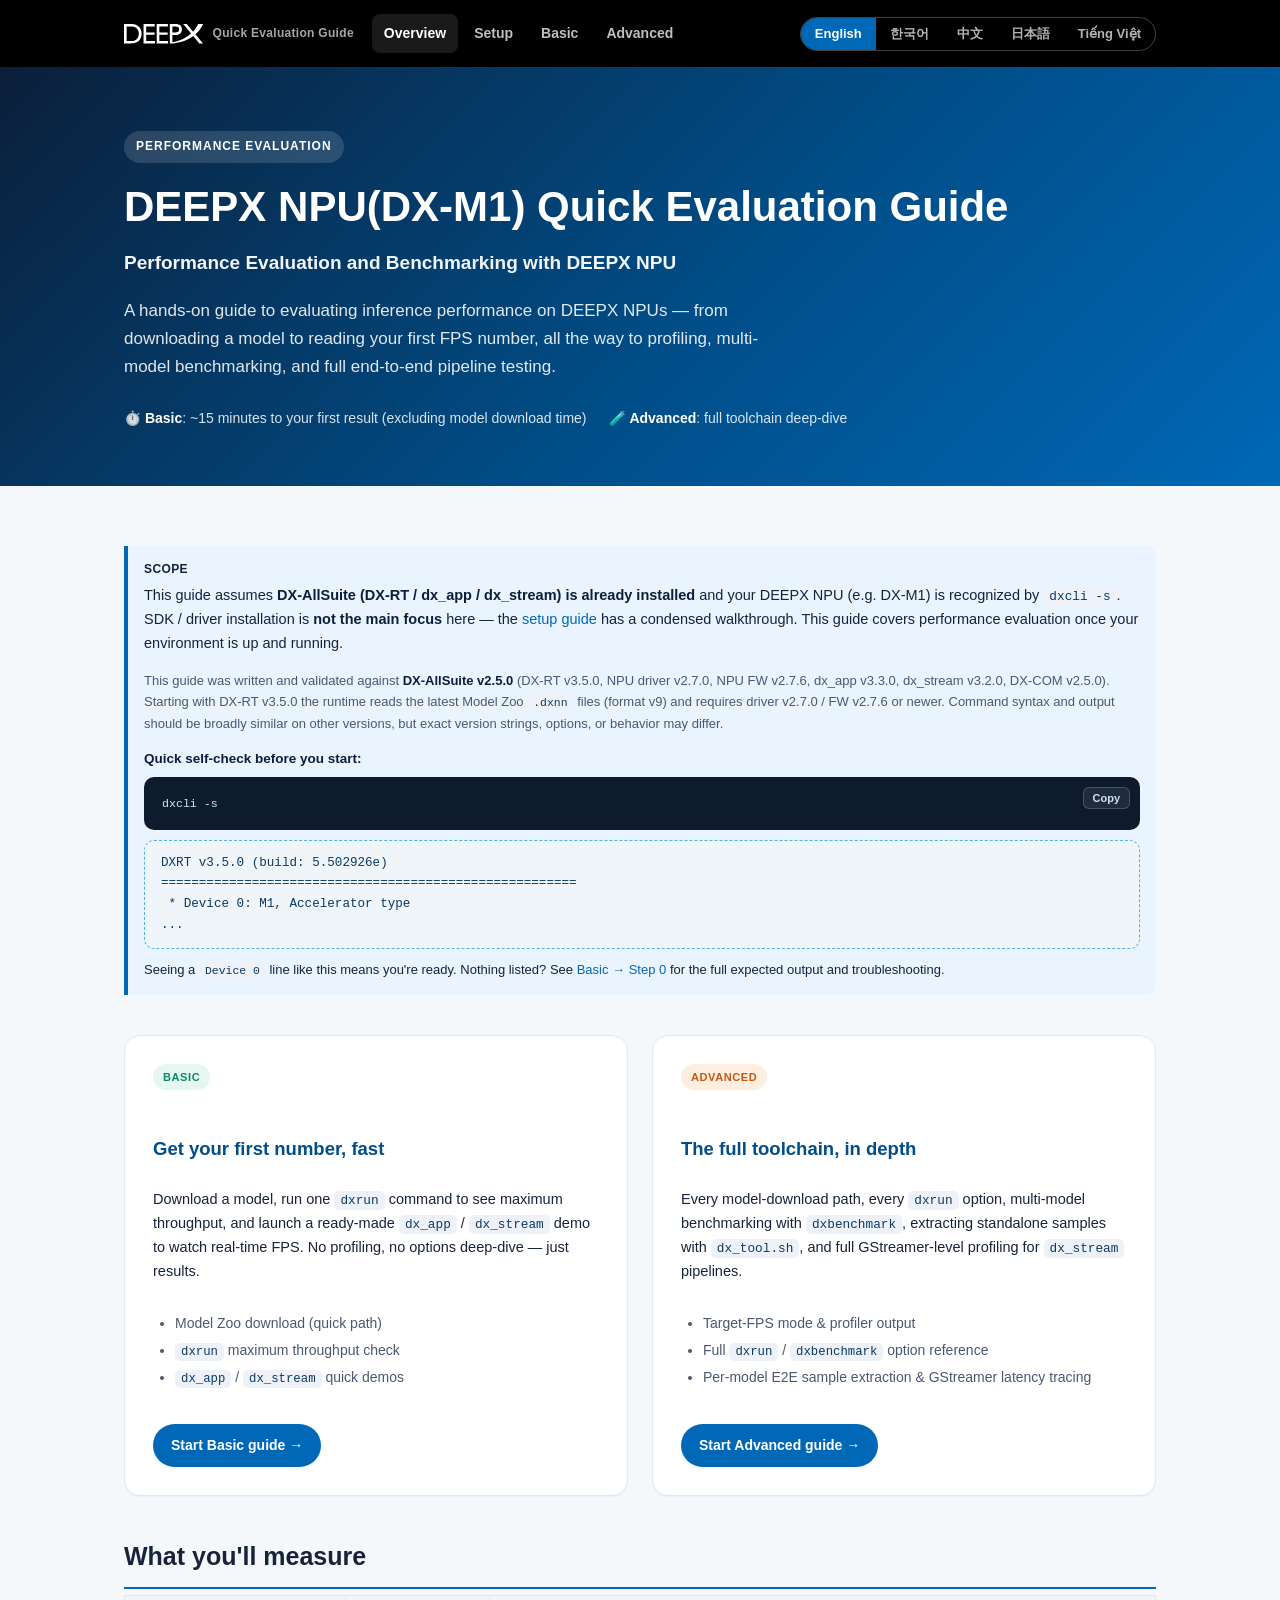
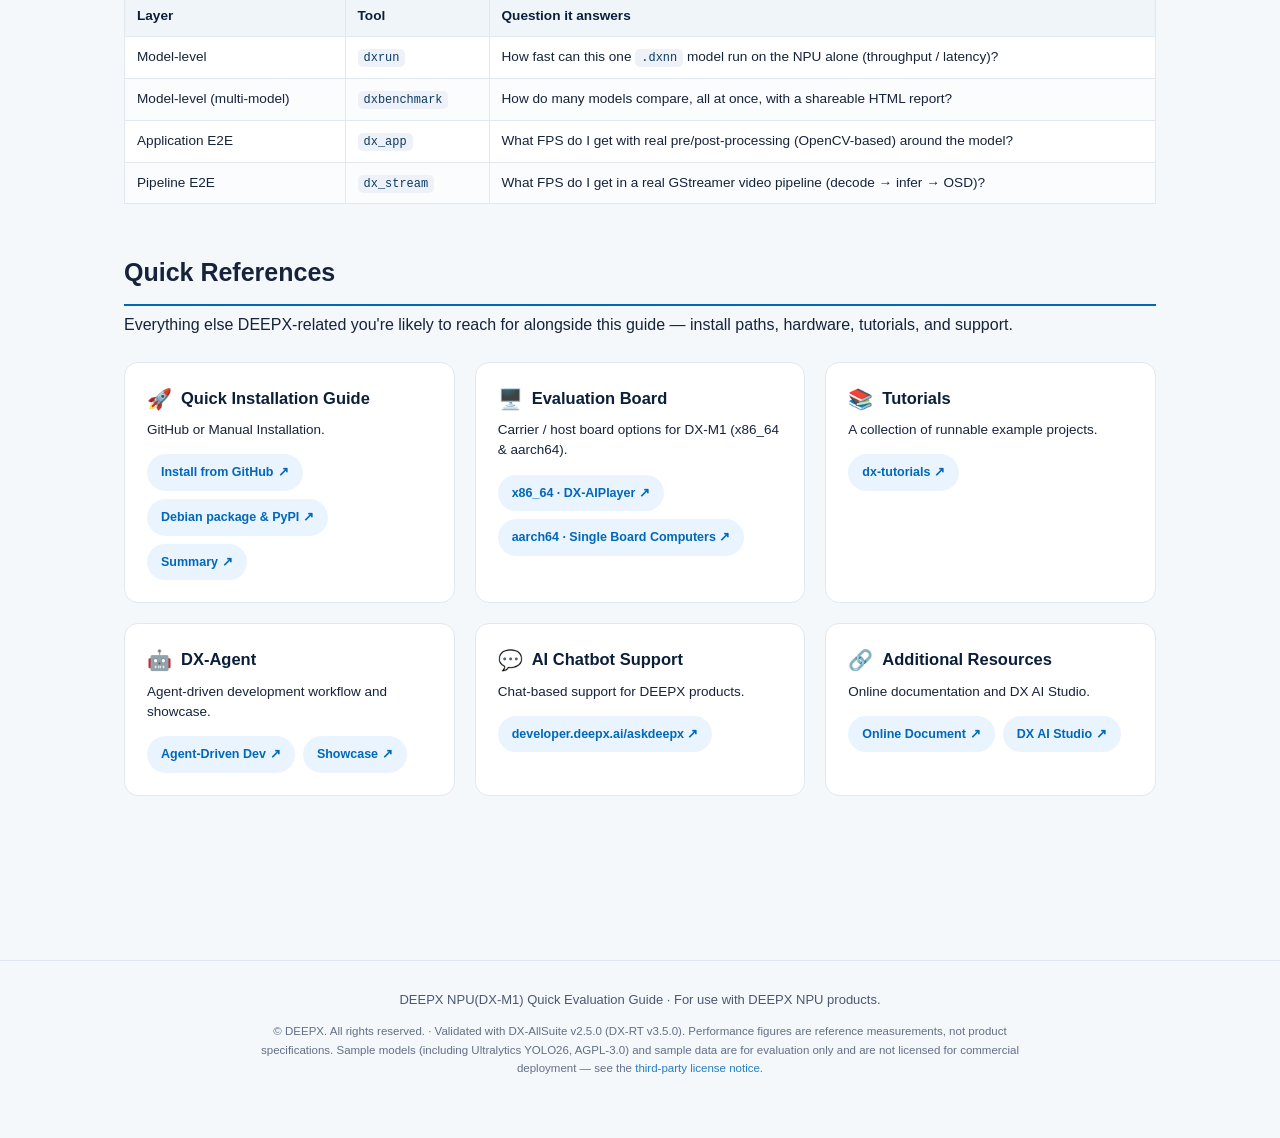
<file: index.html>
<!DOCTYPE html>
<html lang="en" data-lang="en">
<head>
<meta charset="UTF-8">
<meta name="viewport" content="width=device-width, initial-scale=1.0">
<title>DEEPX NPU(DX-M1) Quick Evaluation Guide</title>
<link rel="stylesheet" href="assets/style.css">
<style>
  /* Quick References — scoped to this page only */
  .dx-ref-grid {
    display: grid;
    grid-template-columns: repeat(auto-fit, minmax(260px, 1fr));
    gap: 20px;
    margin: 24px 0 44px;
  }
  .dx-ref-card {
    background: var(--dx-surface);
    border: 1px solid var(--dx-border);
    border-radius: 14px;
    padding: 22px;
    transition: transform 0.15s ease, box-shadow 0.15s ease, border-color 0.15s ease;
  }
  .dx-ref-card:hover {
    transform: translateY(-3px);
    box-shadow: 0 12px 28px rgba(15, 35, 65, 0.10);
    border-color: var(--dx-blue-light);
  }
  .dx-ref-head {
    display: flex;
    align-items: center;
    gap: 9px;
    margin-bottom: 8px;
  }
  .dx-ref-emoji { font-size: 20px; line-height: 1; }
  .dx-ref-card h4 {
    margin: 0;
    font-size: 16.5px;
    color: var(--dx-navy);
  }
  .dx-ref-desc {
    margin: 0 0 14px;
    font-size: 13.5px;
    color: var(--dx-ink-soft);
    line-height: 1.5;
  }
  .dx-ref-links {
    display: flex;
    flex-wrap: wrap;
    gap: 8px;
  }
  .dx-ref-chip {
    display: inline-flex;
    align-items: center;
    gap: 4px;
    background: var(--dx-note-bg);
    color: var(--dx-blue) !important;
    font-size: 12.5px;
    font-weight: 600;
    padding: 7px 13px;
    border-radius: 20px;
    border: 1px solid transparent;
    text-decoration: none !important;
    transition: background 0.15s ease, border-color 0.15s ease, transform 0.15s ease;
  }
  .dx-ref-chip:hover {
    background: #ffffff;
    border-color: var(--dx-blue);
    transform: translateY(-1px);
  }
  .dx-ref-code { margin: 14px 0 0; }
  .dx-ref-code pre { margin-bottom: 0; padding: 12px 14px; font-size: 12px; }
  @media (max-width: 700px) { .dx-ref-grid { grid-template-columns: 1fr; } }
</style>
</head>
<body>

<nav class="dx-nav">
  <div class="dx-nav__inner">
    <a class="dx-logo" href="index.html"><img class="dx-logo__mark" src="assets/Logo.svg" alt="DEEPX"><small>Quick Evaluation Guide</small></a>
    <div class="dx-nav__links">
      <a href="index.html">Overview</a>
      <a href="setup.html">Setup</a>
      <a href="basic.html">Basic</a>
      <a href="advanced.html">Advanced</a>
    </div>
    <div class="dx-lang-toggle">
      <button type="button" data-lang="en">English</button>
      <button type="button" data-lang="ko">한국어</button>
      <button type="button" data-lang="zh">中文</button>
      <button type="button" data-lang="ja">日本語</button>
      <button type="button" data-lang="vi">Tiếng Việt</button>
    </div>
  </div>
</nav>

<header class="dx-hero">
  <div class="dx-hero__inner">
    <span class="dx-eyebrow" data-lang-en>Performance Evaluation</span>
    <span class="dx-eyebrow" data-lang-ko>성능 평가</span>
    <span class="dx-eyebrow" data-lang-zh>性能评估</span>
    <span class="dx-eyebrow" data-lang-ja>パフォーマンス評価</span>
    <span class="dx-eyebrow" data-lang-vi>Đánh giá hiệu năng</span>
    <h1 data-lang-en>DEEPX NPU(DX-M1) Quick Evaluation Guide</h1>
    <h1 data-lang-ko>DEEPX NPU(DX-M1) 빠른 평가 가이드</h1>
    <h1 data-lang-zh>DEEPX NPU(DX-M1) 快速评估指南</h1>
    <h1 data-lang-ja>DEEPX NPU(DX-M1) クイック評価ガイド</h1>
    <h1 data-lang-vi>Hướng dẫn đánh giá nhanh DEEPX NPU(DX-M1)</h1>
    <p class="dx-hero__subtitle" data-lang-en>Performance Evaluation and Benchmarking with DEEPX NPU</p>
    <p class="dx-hero__subtitle" data-lang-ko>DEEPX NPU를 활용한 성능 평가 및 벤치마킹</p>
    <p class="dx-hero__subtitle" data-lang-zh>使用 DEEPX NPU 进行性能评估与基准测试</p>
    <p class="dx-hero__subtitle" data-lang-ja>DEEPX NPU による性能評価とベンチマーク</p>
    <p class="dx-hero__subtitle" data-lang-vi>Đánh giá hiệu năng và benchmarking với DEEPX NPU</p>
    <p data-lang-en>
      A hands-on guide to evaluating inference performance on DEEPX NPUs —
      from downloading a model to reading your first FPS number, all the way to
      profiling, multi-model benchmarking, and full end-to-end pipeline testing.
    </p>
    <p data-lang-ko>
      DEEPX NPU의 추론 성능을 직접 평가하는 실습 가이드입니다. 모델 다운로드와 첫 FPS 확인부터 프로파일링, multi-model 벤치마크, 전체 E2E 파이프라인 테스트까지 다룹니다.
    </p>
    <p data-lang-zh>本指南通过实际操作，介绍如何评估 DEEPX NPU 的推理性能：从下载模型、读出第一个 FPS 数值开始，到性能剖析、多模型基准测试，以及完整的 E2E 流水线测试。</p>
    <p data-lang-ja>
      DEEPX NPU の推論性能を評価するための実践ガイドです。
      モデルのダウンロードから最初の FPS 値の確認、さらにプロファイリング、
      マルチモデルベンチマーク、E2E パイプラインテストまでを扱います。
    </p>
    <p data-lang-vi>Hướng dẫn thực hành đánh giá hiệu năng inference trên DEEPX NPU: từ tải model và đọc con số FPS đầu tiên đến profiling, benchmark nhiều model và kiểm thử toàn bộ pipeline E2E.</p>
    <div class="dx-hero__meta">
      <span data-lang-en>⏱️ <b>Basic</b>: ~15 minutes to your first result (excluding model download time)</span>
      <span data-lang-ko>⏱️ <b>Basic</b>: 첫 결과까지 약 15분 (모델 다운로드 시간 제외)</span>
      <span data-lang-zh>⏱️ <b>Basic</b>：约 15 分钟获得首个结果（不含模型下载时间）</span>
      <span data-lang-ja>⏱️ <b>Basic</b>：最初の結果まで約 15 分（モデルのダウンロード時間を除く）</span>
      <span data-lang-vi>⏱️ <b>Basic</b>: khoảng 15 phút để có kết quả đầu tiên (không tính thời gian tải model)</span>
      <span data-lang-en>🧪 <b>Advanced</b>: full toolchain deep-dive</span>
      <span data-lang-ko>🧪 <b>Advanced</b>: 전체 툴체인 심화</span>
      <span data-lang-zh>🧪 <b>Advanced</b>：深入讲解完整工具链</span>
      <span data-lang-ja>🧪 <b>Advanced</b>：ツールチェーン全体の詳細解説</span>
      <span data-lang-vi>🧪 <b>Advanced</b>: đi sâu vào toàn bộ toolchain</span>
    </div>
  </div>
</header>

<main class="dx-shell" style="grid-template-columns: 1fr;">
  <div class="dx-main">

    <div class="dx-callout" style="margin-top:28px;">
      <strong class="dx-callout-title" data-lang-en>Scope</strong>
      <strong class="dx-callout-title" data-lang-ko>범위 안내</strong>
      <strong class="dx-callout-title" data-lang-zh>范围说明</strong>
      <strong class="dx-callout-title" data-lang-ja>対象範囲</strong>
      <strong class="dx-callout-title" data-lang-vi>Phạm vi</strong>
      <p data-lang-en>
        This guide assumes <strong>DX-AllSuite (DX-RT / dx_app / dx_stream)
        is already installed</strong> and your DEEPX NPU (e.g. DX-M1) is
        recognized by <code>dxcli -s</code>. SDK / driver installation is <strong>not the main focus</strong>
        here — the <a href="setup.html">setup guide</a> has a condensed
        walkthrough. This guide covers performance evaluation once your
        environment is up and running.
      </p>
      <p data-lang-ko>
        이 가이드는 <strong>DX-AllSuite(DX-RT / dx_app / dx_stream)가 이미 설치되어 있고</strong>,
        <code>dxcli -s</code> 명령으로 DEEPX NPU(예: DX-M1)가 정상적으로 인식되는 상태를 전제로 합니다.
        SDK/드라이버 설치는 이 가이드의 주된 내용이 아니며, 요약된 절차는 <a href="setup.html">설치 가이드</a>에 있습니다.
        이 가이드는 <strong>환경이 준비된 이후의 성능 평가</strong>를 다룹니다.
      </p>
      <p data-lang-zh>本指南假定 <strong>DX-AllSuite（DX-RT / dx_app / dx_stream）已安装</strong>，且 <code>dxcli -s</code> 能识别 DEEPX NPU（如 DX-M1）。SDK/驱动的安装<strong>不是</strong>本指南的重点，简要步骤请参阅<a href="setup.html">安装指南</a>。本指南介绍环境就绪后的性能评估。</p>
      <p data-lang-ja>
        本ガイドは、<strong>DX-AllSuite（DX-RT / dx_app / dx_stream）がインストール済み</strong>で、
        DEEPX NPU（例：DX-M1）が <code>dxcli -s</code> で認識されていることを前提としています。
        SDK/ドライバのインストールは本ガイドの<strong>主な対象ではありません</strong>。手順の概要は<a href="setup.html">セットアップガイド</a>を参照してください。
        本ガイドでは、環境構築が完了した後の性能評価を扱います。
      </p>
      <p data-lang-vi>Hướng dẫn này giả định <strong>DX-AllSuite (DX-RT / dx_app / dx_stream) đã được cài đặt sẵn</strong> và DEEPX NPU (ví dụ DX-M1) đã được <code>dxcli -s</code> nhận diện. Việc cài đặt SDK / driver <strong>không phải trọng tâm</strong> của tài liệu này; <a href="setup.html">hướng dẫn cài đặt</a> có tóm tắt các bước. Tài liệu này tập trung vào đánh giá hiệu năng khi môi trường đã sẵn sàng.</p>
      <p data-lang-en style="font-size:13px;color:var(--dx-ink-soft);">
        This guide was written and validated against <strong>DX-AllSuite v2.5.0</strong>
        (DX-RT v3.5.0, NPU driver v2.7.0, NPU FW v2.7.6, dx_app v3.3.0, dx_stream v3.2.0, DX-COM v2.5.0).
        Starting with DX-RT v3.5.0 the runtime reads the latest Model Zoo <code>.dxnn</code> files (format v9)
        and requires driver v2.7.0 / FW v2.7.6 or newer. Command syntax and output should be broadly similar
        on other versions, but exact version strings, options, or behavior may differ.
      </p>
      <p data-lang-ko style="font-size:13px;color:var(--dx-ink-soft);">
        이 가이드는 <strong>DX-AllSuite v2.5.0</strong>(DX-RT v3.5.0, NPU 드라이버 v2.7.0, NPU FW v2.7.6, dx_app v3.3.0, dx_stream v3.2.0, DX-COM v2.5.0)을 기준으로 작성하고 검증했습니다. DX-RT v3.5.0부터 Model Zoo의 최신 <code>.dxnn</code>(포맷 v9)을 읽을 수 있으며, 드라이버 v2.7.0 / FW v2.7.6 이상이 필요합니다. 다른 버전에서도 명령어 구문과 출력은 대체로 비슷하지만, 정확한 버전 문자열, 옵션, 동작은 다를 수 있습니다.
      </p>
      <p data-lang-zh style="font-size:13px;color:var(--dx-ink-soft);">本指南基于 <strong>DX-AllSuite v2.5.0</strong>（DX-RT v3.5.0、NPU 驱动 v2.7.0、NPU FW v2.7.6、dx_app v3.3.0、dx_stream v3.2.0、DX-COM v2.5.0）编写并验证。自 DX-RT v3.5.0 起，运行时可读取最新 Model Zoo 的 <code>.dxnn</code> 文件（格式 v9），并要求驱动 v2.7.0 / FW v2.7.6 或更高版本。在其他版本上，命令语法和输出大体相同，但具体的版本字符串、选项或行为可能不同。</p>
      <p data-lang-ja style="font-size:13px;color:var(--dx-ink-soft);">
        本ガイドは <strong>DX-AllSuite v2.5.0</strong>（DX-RT v3.5.0、NPU ドライバ v2.7.0、NPU FW v2.7.6、
        dx_app v3.3.0、dx_stream v3.2.0、DX-COM v2.5.0）で作成・検証しています。DX-RT v3.5.0 以降のランタイムは
        Model Zoo の最新 <code>.dxnn</code> ファイル（フォーマット v9）に対応し、ドライバ v2.7.0 / FW v2.7.6 以降を必要とします。
        他のバージョンでもコマンドの構文や出力はおおむね同じですが、具体的なバージョン文字列、オプション、動作は異なる場合があります。
      </p>
      <p data-lang-vi style="font-size:13px;color:var(--dx-ink-soft);">Hướng dẫn này được viết và kiểm chứng trên <strong>DX-AllSuite v2.5.0</strong> (DX-RT v3.5.0, NPU driver v2.7.0, NPU FW v2.7.6, dx_app v3.3.0, dx_stream v3.2.0, DX-COM v2.5.0). Từ DX-RT v3.5.0, runtime đọc được các file <code>.dxnn</code> mới nhất của Model Zoo (định dạng v9) và yêu cầu driver v2.7.0 / FW v2.7.6 trở lên. Cú pháp lệnh và output trên các phiên bản khác nhìn chung tương tự, nhưng chuỗi phiên bản, tùy chọn hoặc hành vi cụ thể có thể khác.</p>
      <p data-lang-en style="font-size:13.5px;font-weight:700;color:var(--dx-navy);margin-bottom:6px;">Quick self-check before you start:</p>
      <p data-lang-ko style="font-size:13.5px;font-weight:700;color:var(--dx-navy);margin-bottom:6px;">시작 전 빠른 점검:</p>
      <p data-lang-zh style="font-size:13.5px;font-weight:700;color:var(--dx-navy);margin-bottom:6px;">开始前请先快速自检：</p>
      <p data-lang-ja style="font-size:13.5px;font-weight:700;color:var(--dx-navy);margin-bottom:6px;">開始前の簡易チェック：</p>
      <p data-lang-vi style="font-size:13.5px;font-weight:700;color:var(--dx-navy);margin-bottom:6px;">Kiểm tra nhanh trước khi bắt đầu:</p>
      <div class="dx-code-wrap" style="margin-bottom:10px;">
<pre><code>dxcli -s</code></pre>
      </div>
      <div class="dx-output" style="margin-bottom:0;">DXRT v3.5.0 (build: 5.502926e)
=======================================================
 * Device 0: M1, Accelerator type
...</div>
      <p data-lang-en style="font-size:13px;margin:10px 0 0;">Seeing a <code>Device 0</code> line like this means you're ready. Nothing listed? See <a href="basic.html#prereq">Basic → Step 0</a> for the full expected output and troubleshooting.</p>
      <p data-lang-ko style="font-size:13px;margin:10px 0 0;">이처럼 <code>Device 0</code> 줄이 보이면 준비가 끝났습니다. 아무것도 표시되지 않으면 <a href="basic.html#prereq">Basic → 0단계</a>에서 전체 예상 출력과 문제 해결 방법을 확인하세요.</p>
      <p data-lang-zh style="font-size:13px;margin:10px 0 0;">看到类似上面的 <code>Device 0</code> 行，即表示环境已就绪。没有列出任何设备？完整的预期输出和故障排查请参阅 <a href="basic.html#prereq">Basic → Step 0</a>。</p>
      <p data-lang-ja style="font-size:13px;margin:10px 0 0;">このような <code>Device 0</code> の行が表示されれば準備完了です。何も表示されない場合は、<a href="basic.html#prereq">Basic → Step 0</a> で想定される出力の全体とトラブルシューティングを確認してください。</p>
      <p data-lang-vi style="font-size:13px;margin:10px 0 0;">Nếu thấy dòng <code>Device 0</code> như trên là môi trường đã sẵn sàng. Nếu không có thiết bị nào được liệt kê, xem <a href="basic.html#prereq">Basic → Step 0</a> để biết output đầy đủ và cách khắc phục sự cố.</p>
    </div>

    <div class="dx-cards">
      <div class="dx-card">
        <span class="dx-tier-badge basic" style="width:fit-content;">Basic</span>
        <h3 data-lang-en>Get your first number, fast</h3>
        <h3 data-lang-ko>첫 수치를 빠르게 확인</h3>
        <h3 data-lang-zh>快速获得第一个数值</h3>
        <h3 data-lang-ja>最短で最初の測定値を得る</h3>
        <h3 data-lang-vi>Nhanh chóng có kết quả đầu tiên</h3>
        <p data-lang-en>
          Download a model, run one <code>dxrun</code> command to see maximum
          throughput, and launch a ready-made <code>dx_app</code> /
          <code>dx_stream</code> demo to watch real-time FPS. No profiling,
          no options deep-dive — just results.
        </p>
        <p data-lang-ko>
          모델을 내려받고 <code>dxrun</code> 명령 한 번으로 최대 처리량을 확인한 뒤,
          바로 실행 가능한 <code>dx_app</code> / <code>dx_stream</code> 데모로
          실시간 FPS를 확인합니다. 프로파일링이나 세부 옵션 없이 결과 확인에만 집중합니다.
        </p>
        <p data-lang-zh>下载模型，运行一条 <code>dxrun</code> 命令查看最大吞吐量，再启动现成的 <code>dx_app</code> / <code>dx_stream</code> 演示，观察实时 FPS。不做性能剖析，也不深入讲解选项，只看结果。</p>
        <p data-lang-ja>
          モデルをダウンロードし、<code>dxrun</code> コマンドを 1 回実行して最大スループットを確認したあと、
          用意済みの <code>dx_app</code> / <code>dx_stream</code> デモを起動してリアルタイム FPS を確認します。
          プロファイリングやオプションの詳細は省き、結果だけに絞ります。
        </p>
        <p data-lang-vi>Tải model, chạy một lệnh <code>dxrun</code> để xem throughput tối đa, rồi chạy demo <code>dx_app</code> / <code>dx_stream</code> có sẵn để xem FPS theo thời gian thực. Không cần profiling hay tìm hiểu chi tiết tùy chọn, chỉ tập trung vào kết quả.</p>
        <ul>
          <li data-lang-en>Model Zoo download (quick path)</li>
          <li data-lang-ko>Model Zoo 다운로드 (빠른 방법)</li>
          <li data-lang-zh>Model Zoo 下载（快速方式）</li>
          <li data-lang-ja>Model Zoo からのダウンロード（最短手順）</li>
          <li data-lang-vi>Tải model từ Model Zoo (cách nhanh)</li>
          <li data-lang-en><code>dxrun</code> maximum throughput check</li>
          <li data-lang-ko><code>dxrun</code> 최대 처리량 확인</li>
          <li data-lang-zh><code>dxrun</code> 最大吞吐量测试</li>
          <li data-lang-ja><code>dxrun</code> による最大スループットの確認</li>
          <li data-lang-vi>Kiểm tra throughput tối đa bằng <code>dxrun</code></li>
          <li data-lang-en><code>dx_app</code> / <code>dx_stream</code> quick demos</li>
          <li data-lang-ko><code>dx_app</code> / <code>dx_stream</code> 빠른 데모 실행</li>
          <li data-lang-zh><code>dx_app</code> / <code>dx_stream</code> 快速演示</li>
          <li data-lang-ja><code>dx_app</code> / <code>dx_stream</code> クイックデモ</li>
          <li data-lang-vi>Demo nhanh <code>dx_app</code> / <code>dx_stream</code></li>
        </ul>
        <a class="dx-btn" href="basic.html">
          <span data-lang-en>Start Basic guide →</span>
          <span data-lang-ko>Basic 가이드 시작 →</span>
          <span data-lang-zh>开始 Basic 指南 →</span>
          <span data-lang-ja>Basic ガイドを始める →</span>
          <span data-lang-vi>Bắt đầu hướng dẫn Basic →</span>
        </a>
      </div>

      <div class="dx-card">
        <span class="dx-tier-badge advanced" style="width:fit-content;">Advanced</span>
        <h3 data-lang-en>The full toolchain, in depth</h3>
        <h3 data-lang-ko>전체 툴체인 심화</h3>
        <h3 data-lang-zh>完整工具链详解</h3>
        <h3 data-lang-ja>ツールチェーン全体の詳細</h3>
        <h3 data-lang-vi>Tìm hiểu chuyên sâu toàn bộ toolchain</h3>
        <p data-lang-en>
          Every model-download path, every <code>dxrun</code> option,
          multi-model benchmarking with <code>dxbenchmark</code>, extracting standalone
          samples with <code>dx_tool.sh</code>, and full GStreamer-level
          profiling for <code>dx_stream</code> pipelines.
        </p>
        <p data-lang-ko>
          모든 모델 다운로드 경로, <code>dxrun</code>의 모든 옵션, <code>dxbenchmark</code>를 이용한 multi-model 벤치마크, <code>dx_tool.sh</code>를 이용한 독립 실행형 샘플 추출, <code>dx_stream</code> 파이프라인의 GStreamer 레벨 프로파일링까지 다룹니다.
        </p>
        <p data-lang-zh>涵盖所有模型下载方式、<code>dxrun</code> 的全部选项、使用 <code>dxbenchmark</code> 进行多模型基准测试、使用 <code>dx_tool.sh</code> 提取独立示例，以及 <code>dx_stream</code> 流水线的完整 GStreamer 级性能剖析。</p>
        <p data-lang-ja>
          すべてのモデルダウンロード方法、<code>dxrun</code> の全オプション、
          <code>dxbenchmark</code> によるマルチモデルベンチマーク、<code>dx_tool.sh</code> による
          スタンドアロンサンプルの抽出、<code>dx_stream</code> パイプラインの
          GStreamer レベルでの詳細なプロファイリングを扱います。
        </p>
        <p data-lang-vi>Tất cả các cách tải model, mọi tùy chọn của <code>dxrun</code>, benchmark nhiều model bằng <code>dxbenchmark</code>, trích xuất sample độc lập bằng <code>dx_tool.sh</code> và profiling đầy đủ ở mức GStreamer cho pipeline <code>dx_stream</code>.</p>
        <ul>
          <li data-lang-en>Target-FPS mode &amp; profiler output</li>
          <li data-lang-ko>Target-FPS 모드 및 프로파일러 출력</li>
          <li data-lang-zh>Target-FPS 模式 &amp; 性能剖析器输出</li>
          <li data-lang-ja>Target-FPS モードとプロファイラ出力</li>
          <li data-lang-vi>Chế độ target FPS &amp; output của profiler</li>
          <li data-lang-en>Full <code>dxrun</code> / <code>dxbenchmark</code> option reference</li>
          <li data-lang-ko><code>dxrun</code> / <code>dxbenchmark</code> 전체 옵션 레퍼런스</li>
          <li data-lang-zh><code>dxrun</code> / <code>dxbenchmark</code> 完整选项参考</li>
          <li data-lang-ja><code>dxrun</code> / <code>dxbenchmark</code> の全オプションリファレンス</li>
          <li data-lang-vi>Tham chiếu đầy đủ tùy chọn <code>dxrun</code> / <code>dxbenchmark</code></li>
          <li data-lang-en>Per-model E2E sample extraction &amp; GStreamer latency tracing</li>
          <li data-lang-ko>모델별 E2E 샘플 추출 및 GStreamer latency tracer 측정</li>
          <li data-lang-zh>按模型提取 E2E 示例 &amp; GStreamer 延迟追踪</li>
          <li data-lang-ja>モデル単位の E2E サンプル抽出と GStreamer レイテンシトレーサによる計測</li>
          <li data-lang-vi>Trích xuất sample E2E theo từng model &amp; đo latency bằng GStreamer tracer</li>
        </ul>
        <a class="dx-btn" href="advanced.html">
          <span data-lang-en>Start Advanced guide →</span>
          <span data-lang-ko>Advanced 가이드 시작 →</span>
          <span data-lang-zh>开始 Advanced 指南 →</span>
          <span data-lang-ja>Advanced ガイドを始める →</span>
          <span data-lang-vi>Bắt đầu hướng dẫn Advanced →</span>
        </a>
      </div>
    </div>

    <h2 data-lang-en>What you'll measure</h2>
    <h2 data-lang-ko>측정 항목</h2>
    <h2 data-lang-zh>测量内容</h2>
    <h2 data-lang-ja>測定項目</h2>
    <h2 data-lang-vi>Các hạng mục đo</h2>
    <div class="dx-table-wrap">
      <table>
        <thead>
          <tr>
            <th data-lang-en>Layer</th><th data-lang-en>Tool</th><th data-lang-en>Question it answers</th>
            <th data-lang-ko>계층</th><th data-lang-ko>도구</th><th data-lang-ko>확인할 내용</th>
            <th data-lang-zh>层级</th><th data-lang-zh>工具</th><th data-lang-zh>回答的问题</th>
            <th data-lang-ja>レイヤー</th>
            <th data-lang-vi>Cấp độ</th><th data-lang-ja>ツール</th>
<th data-lang-vi>Công cụ</th><th data-lang-ja>確認できること</th>
<th data-lang-vi>Câu hỏi cần trả lời</th>
          </tr>
        </thead>
        <tbody>
          <tr data-lang-en>
            <td data-lang-en>Model-level</td><td data-lang-en><code>dxrun</code></td>
            <td data-lang-en>How fast can this one <code>.dxnn</code> model run on the NPU alone (throughput / latency)?</td>
          </tr>
          <tr data-lang-ko>
            <td data-lang-ko>모델 레벨</td><td data-lang-ko><code>dxrun</code></td>
            <td data-lang-ko>이 <code>.dxnn</code> 모델 하나가 NPU에서 단독으로 얼마나 빠르게 동작하는가(처리량/지연시간)?</td>
          </tr>
          <tr data-lang-zh>
            <td data-lang-zh>模型级别</td><td data-lang-zh><code>dxrun</code></td>
            <td data-lang-zh>单个 <code>.dxnn</code> 模型单独在 NPU 上能跑多快（吞吐量/延迟）？</td>
          </tr>
          <tr data-lang-ja>
            <td data-lang-ja>モデルレベル</td><td data-lang-ja><code>dxrun</code></td>
            <td data-lang-ja>この <code>.dxnn</code> モデル単体の NPU 上での速度（スループット/レイテンシ）</td>
          </tr>
          <tr data-lang-vi>
                        <td data-lang-vi>Mức model</td><td data-lang-vi><code>dxrun</code></td>
                        <td data-lang-vi>Riêng model <code>.dxnn</code> này chạy trên NPU nhanh đến mức nào (throughput / latency)?</td>
                      </tr>
          <tr data-lang-en>
            <td data-lang-en>Model-level (multi-model)</td><td data-lang-en><code>dxbenchmark</code></td>
            <td data-lang-en>How do many models compare, all at once, with a shareable HTML report?</td>
          </tr>
          <tr data-lang-ko>
            <td data-lang-ko>모델 레벨 (multi-model)</td><td data-lang-ko><code>dxbenchmark</code></td>
            <td data-lang-ko>여러 모델을 한 번에 비교하고, 공유 가능한 HTML 리포트로 남기려면?</td>
          </tr>
          <tr data-lang-zh>
            <td data-lang-zh>模型级别（多模型）</td><td data-lang-zh><code>dxbenchmark</code></td>
            <td data-lang-zh>如何一次性比较多个模型，并生成可分享的 HTML 报告？</td>
          </tr>
          <tr data-lang-ja>
            <td data-lang-ja>モデルレベル（マルチモデル）</td><td data-lang-ja><code>dxbenchmark</code></td>
            <td data-lang-ja>複数モデルの一括比較と、共有可能な HTML レポートの作成</td>
          </tr>
          <tr data-lang-vi>
                        <td data-lang-vi>Mức model (nhiều model)</td><td data-lang-vi><code>dxbenchmark</code></td>
                        <td data-lang-vi>Nhiều model so sánh với nhau ra sao khi chạy cùng lúc, kèm báo cáo HTML để chia sẻ?</td>
                      </tr>
          <tr data-lang-en>
            <td data-lang-en>Application E2E</td><td data-lang-en><code>dx_app</code></td>
            <td data-lang-en>What FPS do I get with real pre/post-processing (OpenCV-based) around the model?</td>
          </tr>
          <tr data-lang-ko>
            <td data-lang-ko>애플리케이션 E2E</td><td data-lang-ko><code>dx_app</code></td>
            <td data-lang-ko>모델 앞뒤에 실제 전/후처리(OpenCV 기반)를 붙이면 FPS가 얼마나 나오는가?</td>
          </tr>
          <tr data-lang-zh>
            <td data-lang-zh>应用程序 E2E</td><td data-lang-zh><code>dx_app</code></td>
            <td data-lang-zh>在模型前后加上真实的前/后处理（基于 OpenCV）后，FPS 是多少？</td>
          </tr>
          <tr data-lang-ja>
            <td data-lang-ja>アプリケーション E2E</td><td data-lang-ja><code>dx_app</code></td>
            <td data-lang-ja>モデルの前後に実際の前処理・後処理（OpenCV ベース）を加えたときの FPS</td>
          </tr>
          <tr data-lang-vi>
                        <td data-lang-vi>Ứng dụng E2E</td><td data-lang-vi><code>dx_app</code></td>
                        <td data-lang-vi>Đạt bao nhiêu FPS khi có pre/post-processing thực tế (dựa trên OpenCV) bao quanh model?</td>
                      </tr>
          <tr data-lang-en>
            <td data-lang-en>Pipeline E2E</td><td data-lang-en><code>dx_stream</code></td>
            <td data-lang-en>What FPS do I get in a real GStreamer video pipeline (decode → infer → OSD)?</td>
          </tr>
          <tr data-lang-ko>
            <td data-lang-ko>파이프라인 E2E</td><td data-lang-ko><code>dx_stream</code></td>
            <td data-lang-ko>실제 GStreamer 비디오 파이프라인(디코드 → 추론 → OSD)에서는 FPS가 얼마나 나오는가?</td>
          </tr>
          <tr data-lang-zh>
            <td data-lang-zh>流水线 E2E</td><td data-lang-zh><code>dx_stream</code></td>
            <td data-lang-zh>在真实的 GStreamer 视频流水线（解码 → 推理 → OSD）中，FPS 是多少？</td>
          </tr>
          <tr data-lang-ja>
            <td data-lang-ja>パイプライン E2E</td><td data-lang-ja><code>dx_stream</code></td>
            <td data-lang-ja>実際の GStreamer ビデオパイプライン（デコード → 推論 → OSD）での FPS</td>
          </tr>
          <tr data-lang-vi>
                        <td data-lang-vi>Pipeline E2E</td><td data-lang-vi><code>dx_stream</code></td>
                        <td data-lang-vi>Đạt bao nhiêu FPS trong một pipeline video GStreamer thực tế (decode → infer → OSD)?</td>
                      </tr>
        </tbody>
      </table>
    </div>

    <h2 id="quick-references" data-lang-en>Quick References</h2>
    <h2 data-lang-ko>빠른 참고 자료</h2>
    <h2 data-lang-zh>快速参考</h2>
    <h2 data-lang-ja>クイックリファレンス</h2>
    <h2 data-lang-vi>Tham chiếu nhanh</h2>
    <p data-lang-en>Everything else DEEPX-related you're likely to reach for alongside this guide — install paths, hardware, tutorials, and support.</p>
    <p data-lang-ko>이 가이드와 함께 자주 찾는 DEEPX 관련 자료입니다. 설치 방법, 하드웨어, 튜토리얼, 지원 채널을 모았습니다.</p>
    <p data-lang-zh>配合本指南使用的其他 DEEPX 资源：安装方式、硬件、教程和技术支持。</p>
    <p data-lang-ja>本ガイドと併せてよく参照する DEEPX 関連情報（インストール手順、ハードウェア、チュートリアル、サポート）をまとめています。</p>
    <p data-lang-vi>Các tài nguyên DEEPX khác thường dùng kèm hướng dẫn này: các cách cài đặt, phần cứng, tutorial và hỗ trợ.</p>

    <div class="dx-ref-grid">

      <div class="dx-ref-card">
        <div class="dx-ref-head">
          <span class="dx-ref-emoji">🚀</span>
          <h4 data-lang-en>Quick Installation Guide</h4>
          <h4 data-lang-ko>빠른 설치 가이드</h4>
          <h4 data-lang-zh>快速安装指南</h4>
          <h4 data-lang-ja>クイックインストールガイド</h4>
          <h4 data-lang-vi>Hướng dẫn cài đặt nhanh</h4>
        </div>
        <p class="dx-ref-desc">GitHub or Manual Installation.</p>
        <div class="dx-ref-links">
          <a class="dx-ref-chip" href="https://github.com/DEEPX-AI/dx-all-suite/blob/main/docs/source/02_Setting_Up_Environment.md" target="_blank" rel="noopener">
            <span data-lang-en>Install from GitHub</span><span data-lang-ko>GitHub에서 설치</span><span data-lang-zh>从 GitHub 安装</span><span data-lang-ja>GitHub からインストール</span>
<span data-lang-vi>Cài đặt từ GitHub</span> ↗
          </a>
          <a class="dx-ref-chip" href="https://deepx-dgkim.github.io/yolo26-tutorial/web/#section-2-2" target="_blank" rel="noopener">
            <span data-lang-en>Debian package &amp; PyPI</span><span data-lang-ko>Debian 패키지 &amp; PyPI</span><span data-lang-zh>Debian 软件包 &amp; PyPI</span><span data-lang-ja>Debian パッケージ &amp; PyPI</span>
<span data-lang-vi>Gói Debian &amp; PyPI</span> ↗
          </a>
          <a class="dx-ref-chip" href="https://deepx-dgkim.github.io/QuickEvaluationGuide/setup.html" target="_blank" rel="noopener">
            <span>Summary</span> ↗
          </a>
        </div>
      </div>

      <div class="dx-ref-card">
        <div class="dx-ref-head">
          <span class="dx-ref-emoji">🖥️</span>
          <h4 data-lang-en>Evaluation Board</h4>
          <h4 data-lang-ko>평가 보드</h4>
          <h4 data-lang-zh>评估板</h4>
          <h4 data-lang-ja>評価ボード</h4>
          <h4 data-lang-vi>Evaluation Board</h4>
        </div>
        <p class="dx-ref-desc" data-lang-en>Carrier / host board options for DX-M1 (x86_64 &amp; aarch64).</p>
        <p class="dx-ref-desc" data-lang-ko>DX-M1용 캐리어/호스트 보드 옵션 (x86_64 &amp; aarch64).</p>
        <p class="dx-ref-desc" data-lang-zh>DX-M1 可用的载板/主机板（x86_64 &amp; aarch64）。</p>
        <p class="dx-ref-desc" data-lang-ja>DX-M1 用のキャリアボード/ホストボードの選択肢（x86_64 &amp; aarch64）。</p>
        <p class="dx-ref-desc" data-lang-vi>Các lựa chọn carrier / host board cho DX-M1 (x86_64 &amp; aarch64).</p>
        <div class="dx-ref-links">
          <a class="dx-ref-chip" href="https://deepx.ai/products/dx-aiplayer/" target="_blank" rel="noopener">x86_64 · DX-AIPlayer ↗</a>
          <a class="dx-ref-chip" href="https://deepx.ai/shop_now/#single-board-computers" target="_blank" rel="noopener">aarch64 · Single Board Computers ↗</a>
        </div>
      </div>

      <div class="dx-ref-card">
        <div class="dx-ref-head">
          <span class="dx-ref-emoji">📚</span>
          <h4 data-lang-en>Tutorials</h4>
          <h4 data-lang-ko>튜토리얼</h4>
          <h4 data-lang-zh>教程</h4>
          <h4 data-lang-ja>チュートリアル</h4>
          <h4 data-lang-vi>Tutorials</h4>
        </div>
        <p class="dx-ref-desc" data-lang-en>A collection of runnable example projects.</p>
        <p class="dx-ref-desc" data-lang-ko>실행 가능한 예제 프로젝트 모음.</p>
        <p class="dx-ref-desc" data-lang-zh>可运行示例项目合集。</p>
        <p class="dx-ref-desc" data-lang-ja>実行可能なサンプルプロジェクト集。</p>
        <p class="dx-ref-desc" data-lang-vi>Tập hợp các project mẫu có thể chạy ngay.</p>
        <div class="dx-ref-links">
          <a class="dx-ref-chip" href="https://github.com/DEEPX-AI/dx-tutorials" target="_blank" rel="noopener">dx-tutorials ↗</a>
        </div>
      </div>

      <div class="dx-ref-card">
        <div class="dx-ref-head">
          <span class="dx-ref-emoji">🤖</span>
          <h4 data-lang-en>DX-Agent</h4>
          <h4 data-lang-ko>DX-Agent</h4>
          <h4 data-lang-zh>DX-Agent</h4>
          <h4 data-lang-ja>DX-Agent</h4>
          <h4 data-lang-vi>DX-Agent</h4>
        </div>
        <p class="dx-ref-desc" data-lang-en>Agent-driven development workflow and showcase.</p>
        <p class="dx-ref-desc" data-lang-ko>Agent 기반 개발 워크플로우와 쇼케이스.</p>
        <p class="dx-ref-desc" data-lang-zh>Agent 驱动的开发工作流与展示案例。</p>
        <p class="dx-ref-desc" data-lang-ja>Agent 駆動開発のワークフローとショーケース。</p>
        <p class="dx-ref-desc" data-lang-vi>Quy trình phát triển dựa trên agent và các showcase.</p>
        <div class="dx-ref-links">
          <a class="dx-ref-chip" href="https://github.com/DEEPX-AI/dx-all-suite/blob/main/docs/source/00_Agent_Driven_Development.md" target="_blank" rel="noopener">
            <span data-lang-en>Agent-Driven Dev</span><span data-lang-ko>Agent-Driven Dev</span><span data-lang-zh>Agent-Driven Dev</span><span data-lang-ja>Agent-Driven Dev</span>
<span data-lang-vi>Agent-Driven Dev</span> ↗
          </a>
          <a class="dx-ref-chip" href="https://github.com/DEEPX-AI/dx-all-suite/tree/main/dx-agent-dev-showcase" target="_blank" rel="noopener">
            <span data-lang-en>Showcase</span><span data-lang-ko>쇼케이스</span><span data-lang-zh>展示案例</span><span data-lang-ja>ショーケース</span>
<span data-lang-vi>Showcase</span> ↗
          </a>
        </div>
      </div>

      <div class="dx-ref-card">
        <div class="dx-ref-head">
          <span class="dx-ref-emoji">💬</span>
          <h4 data-lang-en>AI Chatbot Support</h4>
          <h4 data-lang-ko>AI 챗봇 지원</h4>
          <h4 data-lang-zh>AI 聊天机器人支持</h4>
          <h4 data-lang-ja>AI チャットボットサポート</h4>
          <h4 data-lang-vi>Hỗ trợ AI Chatbot</h4>
        </div>
        <p class="dx-ref-desc" data-lang-en>Chat-based support for DEEPX products.</p>
        <p class="dx-ref-desc" data-lang-ko>DEEPX 제품 관련 채팅 지원.</p>
        <p class="dx-ref-desc" data-lang-zh>DEEPX 产品在线聊天支持。</p>
        <p class="dx-ref-desc" data-lang-ja>DEEPX 製品向けのチャットサポート。</p>
        <p class="dx-ref-desc" data-lang-vi>Hỗ trợ qua chat cho các sản phẩm DEEPX.</p>
        <div class="dx-ref-links">
          <a class="dx-ref-chip" href="https://developer.deepx.ai/askdeepx/" target="_blank" rel="noopener">developer.deepx.ai/askdeepx ↗</a>
        </div>
      </div>

      <div class="dx-ref-card">
        <div class="dx-ref-head">
          <span class="dx-ref-emoji">🔗</span>
          <h4 data-lang-en>Additional Resources</h4>
          <h4 data-lang-ko>추가 자료</h4>
          <h4 data-lang-zh>更多资源</h4>
          <h4 data-lang-ja>追加リソース</h4>
          <h4 data-lang-vi>Tài nguyên bổ sung</h4>
        </div>
        <p class="dx-ref-desc" data-lang-en>Online documentation and DX AI Studio.</p>
        <p class="dx-ref-desc" data-lang-ko>온라인 문서와 DX AI Studio.</p>
        <p class="dx-ref-desc" data-lang-zh>在线文档与 DX AI Studio。</p>
        <p class="dx-ref-desc" data-lang-ja>オンラインドキュメントと DX AI Studio。</p>
        <p class="dx-ref-desc" data-lang-vi>Tài liệu trực tuyến và DX AI Studio.</p>
        <div class="dx-ref-links">
          <a class="dx-ref-chip" href="https://developer.deepx.ai/tech-docs/" target="_blank" rel="noopener">
            <span data-lang-en>Online Document</span><span data-lang-ko>온라인 문서</span><span data-lang-zh>在线文档</span><span data-lang-ja>オンラインドキュメント</span>
<span data-lang-vi>Tài liệu trực tuyến</span> ↗
          </a>
          <a class="dx-ref-chip" href="https://github.com/DEEPX-AI/dx-all-suite/tree/main/dx-ai-studio" target="_blank" rel="noopener">DX AI Studio ↗</a>
        </div>
      </div>

    </div>

  </div>
</main>

<footer class="dx-footer">
  <span data-lang-en>DEEPX NPU(DX-M1) Quick Evaluation Guide · For use with DEEPX NPU products.</span>
  <span data-lang-ko>DEEPX NPU(DX-M1) 빠른 평가 가이드 · DEEPX NPU 제품용</span>
  <span data-lang-zh>DEEPX NPU(DX-M1) 快速评估指南 · 适用于 DEEPX NPU 产品。</span>
  <span data-lang-ja>DEEPX NPU(DX-M1) クイック評価ガイド · DEEPX NPU 製品向け</span>
  <span data-lang-vi>Hướng dẫn đánh giá nhanh DEEPX NPU(DX-M1) · Dành cho các sản phẩm DEEPX NPU.</span>
  <p class="dx-footer-legal" data-lang-en>© DEEPX. All rights reserved. · Validated with DX-AllSuite v2.5.0 (DX-RT v3.5.0). Performance figures are reference measurements, not product specifications. Sample models (including Ultralytics YOLO26, AGPL-3.0) and sample data are for evaluation only and are not licensed for commercial deployment — see the <a href="https://github.com/DEEPX-AI/dx_app/blob/main/docs/source/docs/Appendix_Third_Party_License.md" target="_blank" rel="noopener">third-party license notice</a>.</p>
  <p class="dx-footer-legal" data-lang-ko>© DEEPX. All rights reserved. · DX-AllSuite v2.5.0(DX-RT v3.5.0) 기준으로 검증했습니다. 성능 수치는 참고용 측정값이며 제품 사양이 아닙니다. 샘플 모델(Ultralytics YOLO26, AGPL-3.0 포함)과 샘플 데이터는 평가 용도로만 제공되며 상업적 배포에 사용할 수 없습니다. <a href="https://github.com/DEEPX-AI/dx_app/blob/main/docs/source/docs/Appendix_Third_Party_License.md" target="_blank" rel="noopener">서드파티 라이선스 고지</a>를 참고하세요.</p>
  <p class="dx-footer-legal" data-lang-zh>© DEEPX. All rights reserved. · 基于 DX-AllSuite v2.5.0（DX-RT v3.5.0）验证。性能数据为参考测量值，并非产品规格。示例模型（包括 Ultralytics YOLO26，AGPL-3.0）和示例数据仅供评估使用，未获商业部署许可，详见<a href="https://github.com/DEEPX-AI/dx_app/blob/main/docs/source/docs/Appendix_Third_Party_License.md" target="_blank" rel="noopener">第三方许可声明</a>。</p>
  <p class="dx-footer-legal" data-lang-ja>© DEEPX. All rights reserved. · DX-AllSuite v2.5.0（DX-RT v3.5.0）で検証済み。性能値は参考測定値であり、製品仕様ではありません。サンプルモデル（Ultralytics YOLO26、AGPL-3.0 を含む）とサンプルデータは評価目的に限り提供され、商用展開のライセンスは付与されていません。詳細は<a href="https://github.com/DEEPX-AI/dx_app/blob/main/docs/source/docs/Appendix_Third_Party_License.md" target="_blank" rel="noopener">サードパーティライセンスに関する通知</a>を参照してください。</p>
  <p class="dx-footer-legal" data-lang-vi>© DEEPX. All rights reserved. · Đã kiểm chứng với DX-AllSuite v2.5.0 (DX-RT v3.5.0). Số liệu hiệu năng là số đo tham khảo, không phải thông số sản phẩm. Model mẫu (bao gồm Ultralytics YOLO26, AGPL-3.0) và dữ liệu mẫu chỉ dùng để đánh giá, không được cấp phép triển khai thương mại — xem <a href="https://github.com/DEEPX-AI/dx_app/blob/main/docs/source/docs/Appendix_Third_Party_License.md" target="_blank" rel="noopener">thông báo giấy phép bên thứ ba</a>.</p>
</footer>

<script src="assets/script.js"></script>
</body>
</html>
</file>
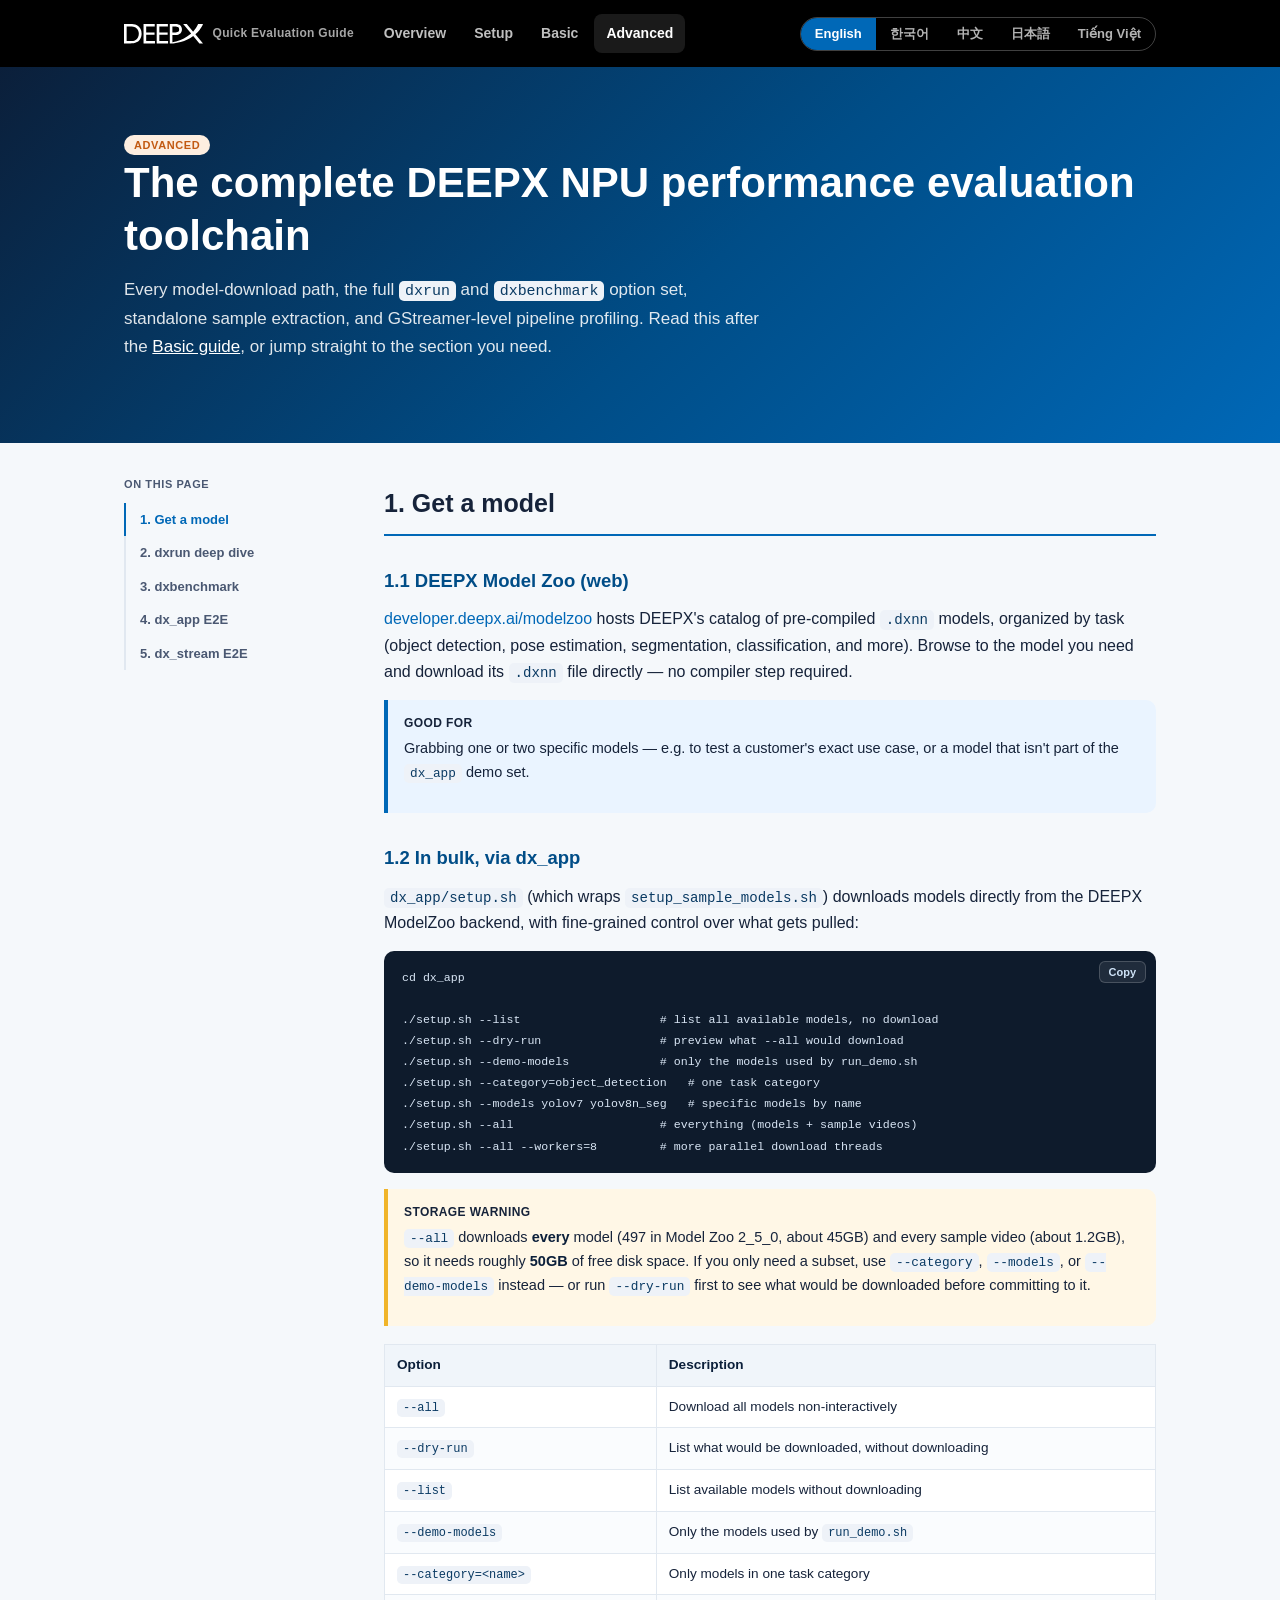
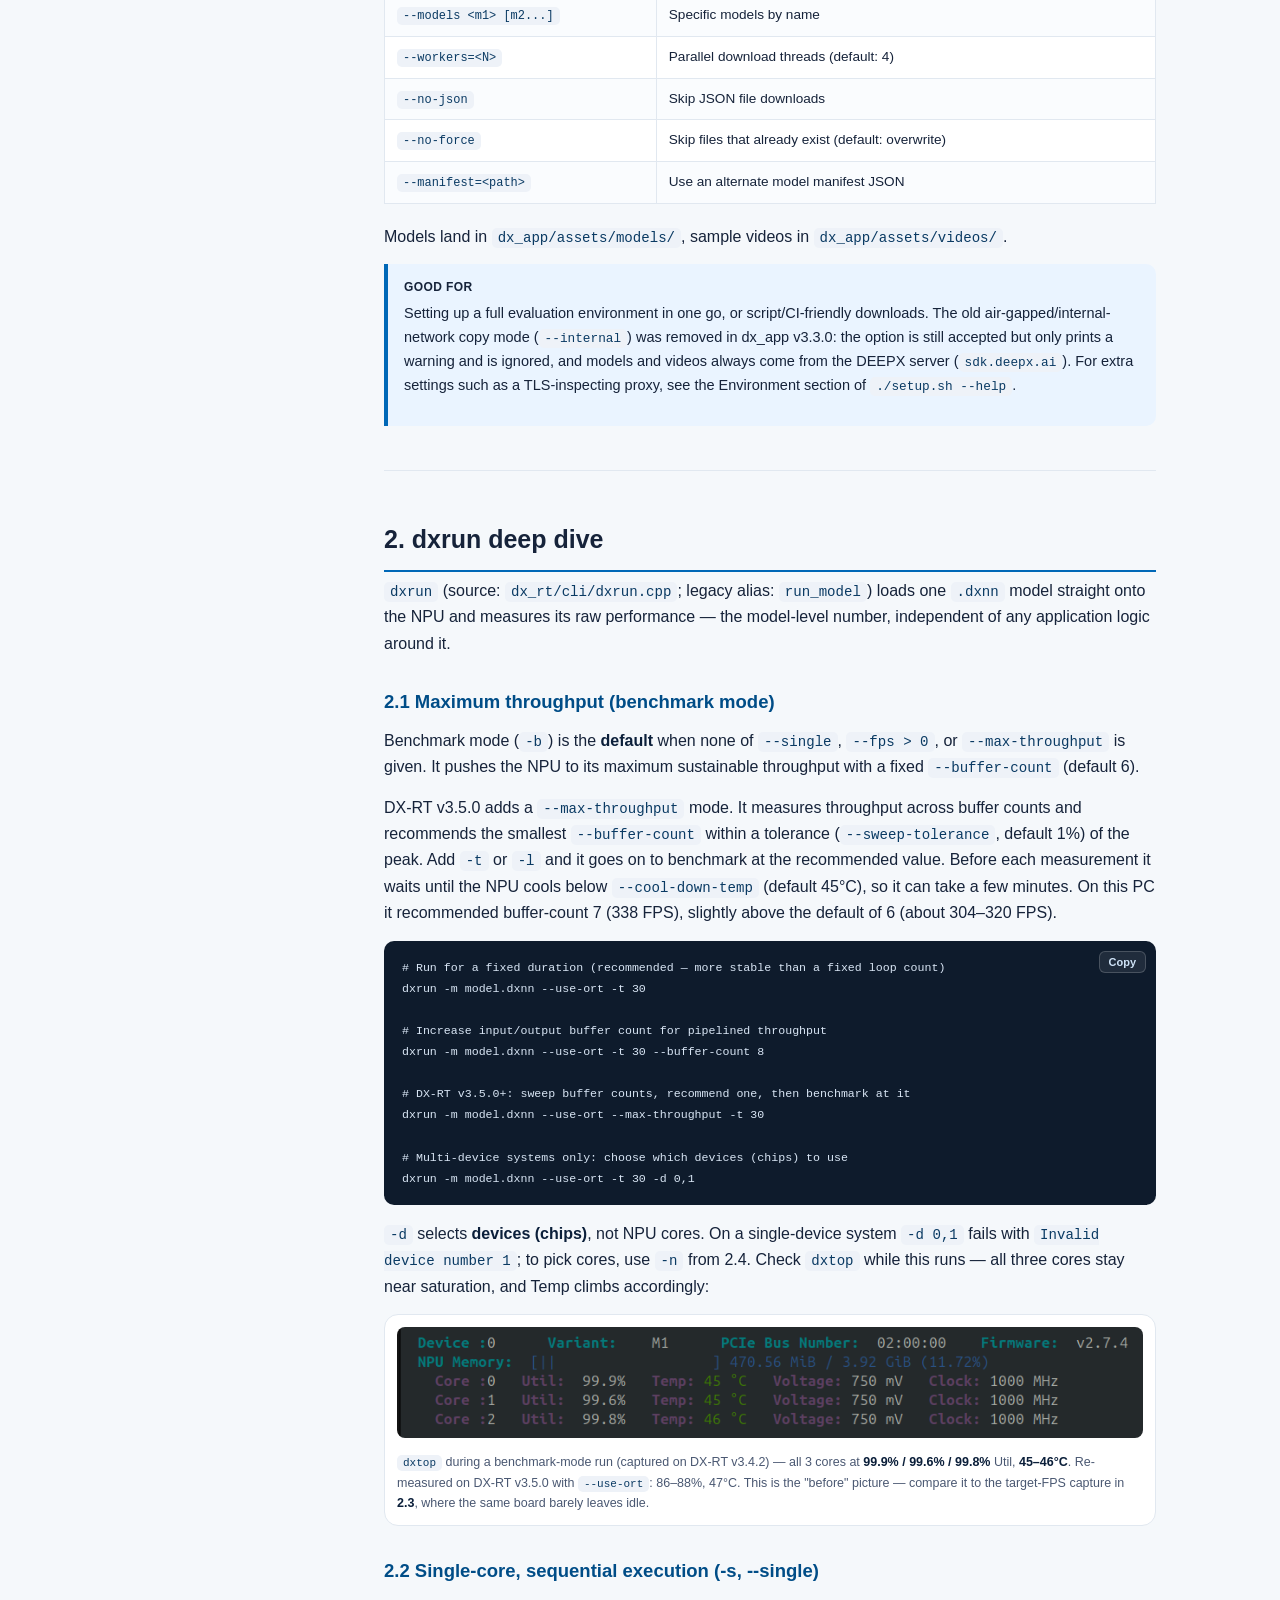
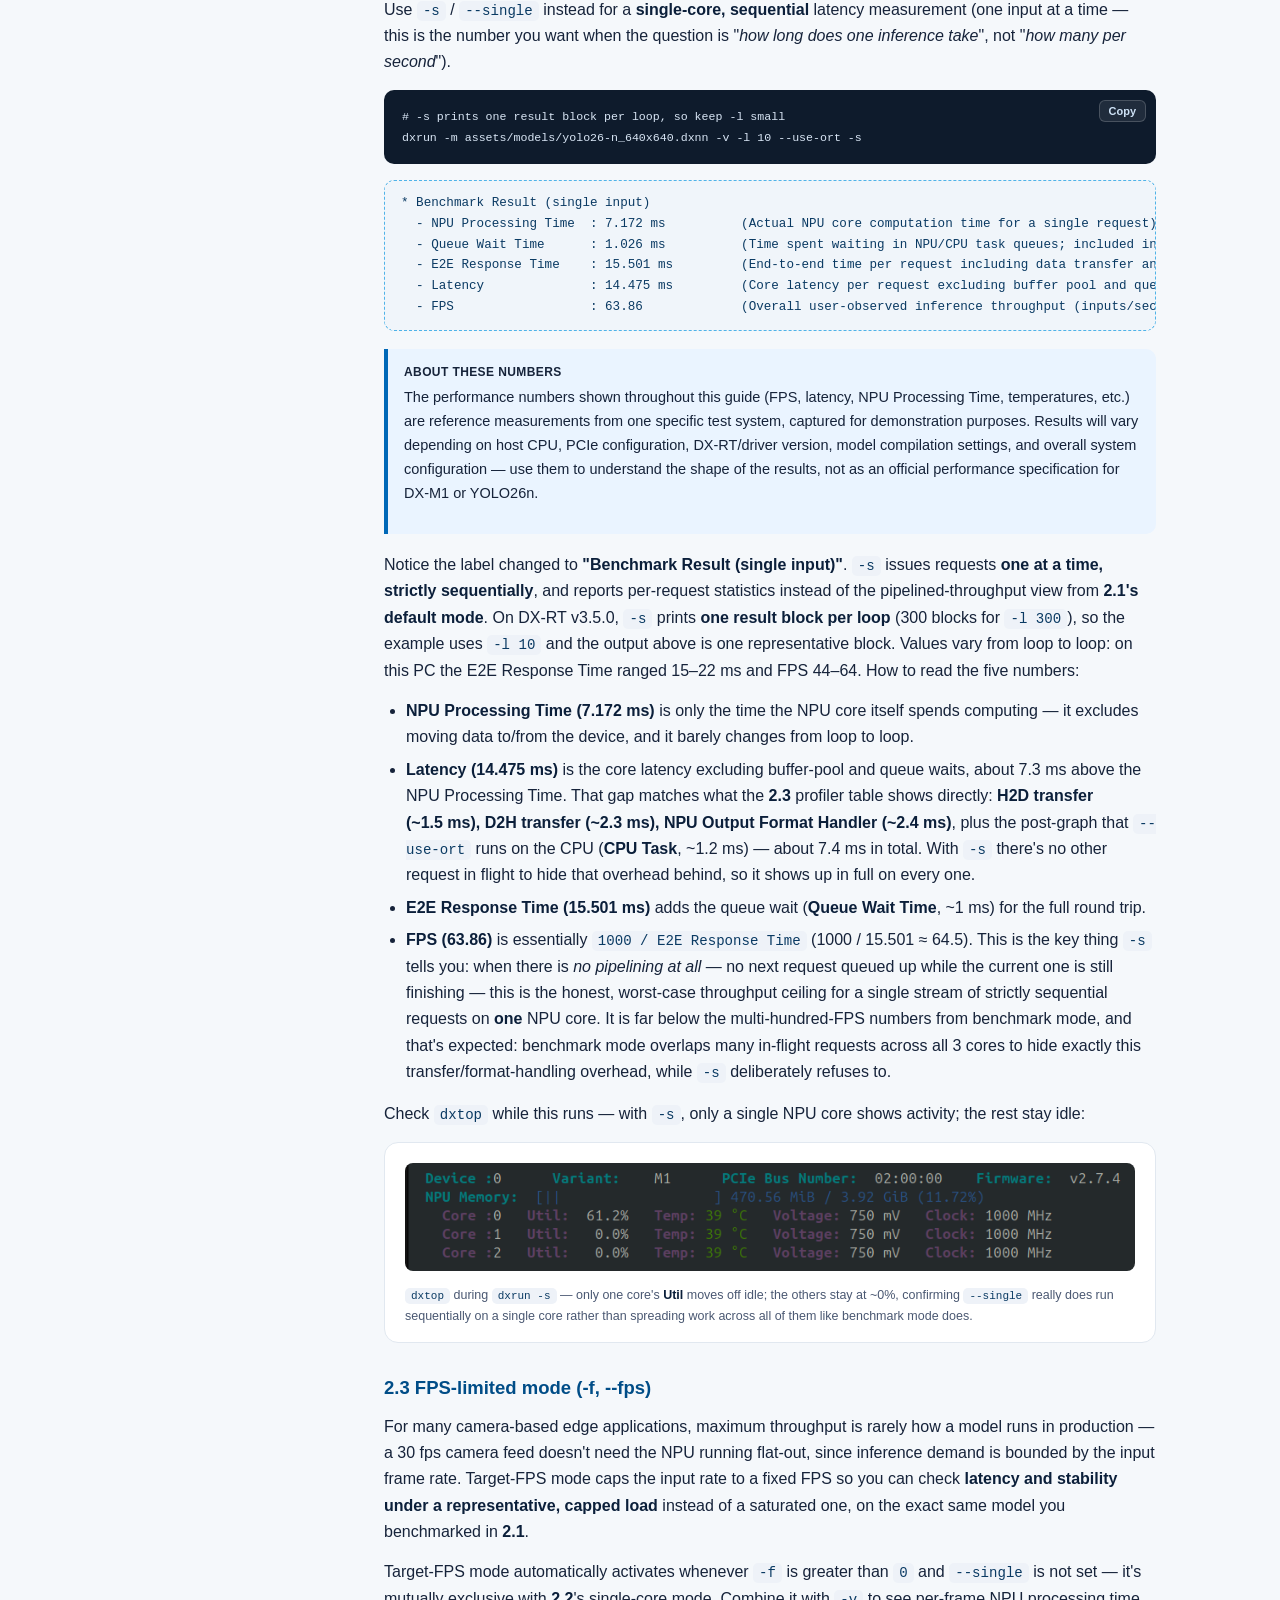
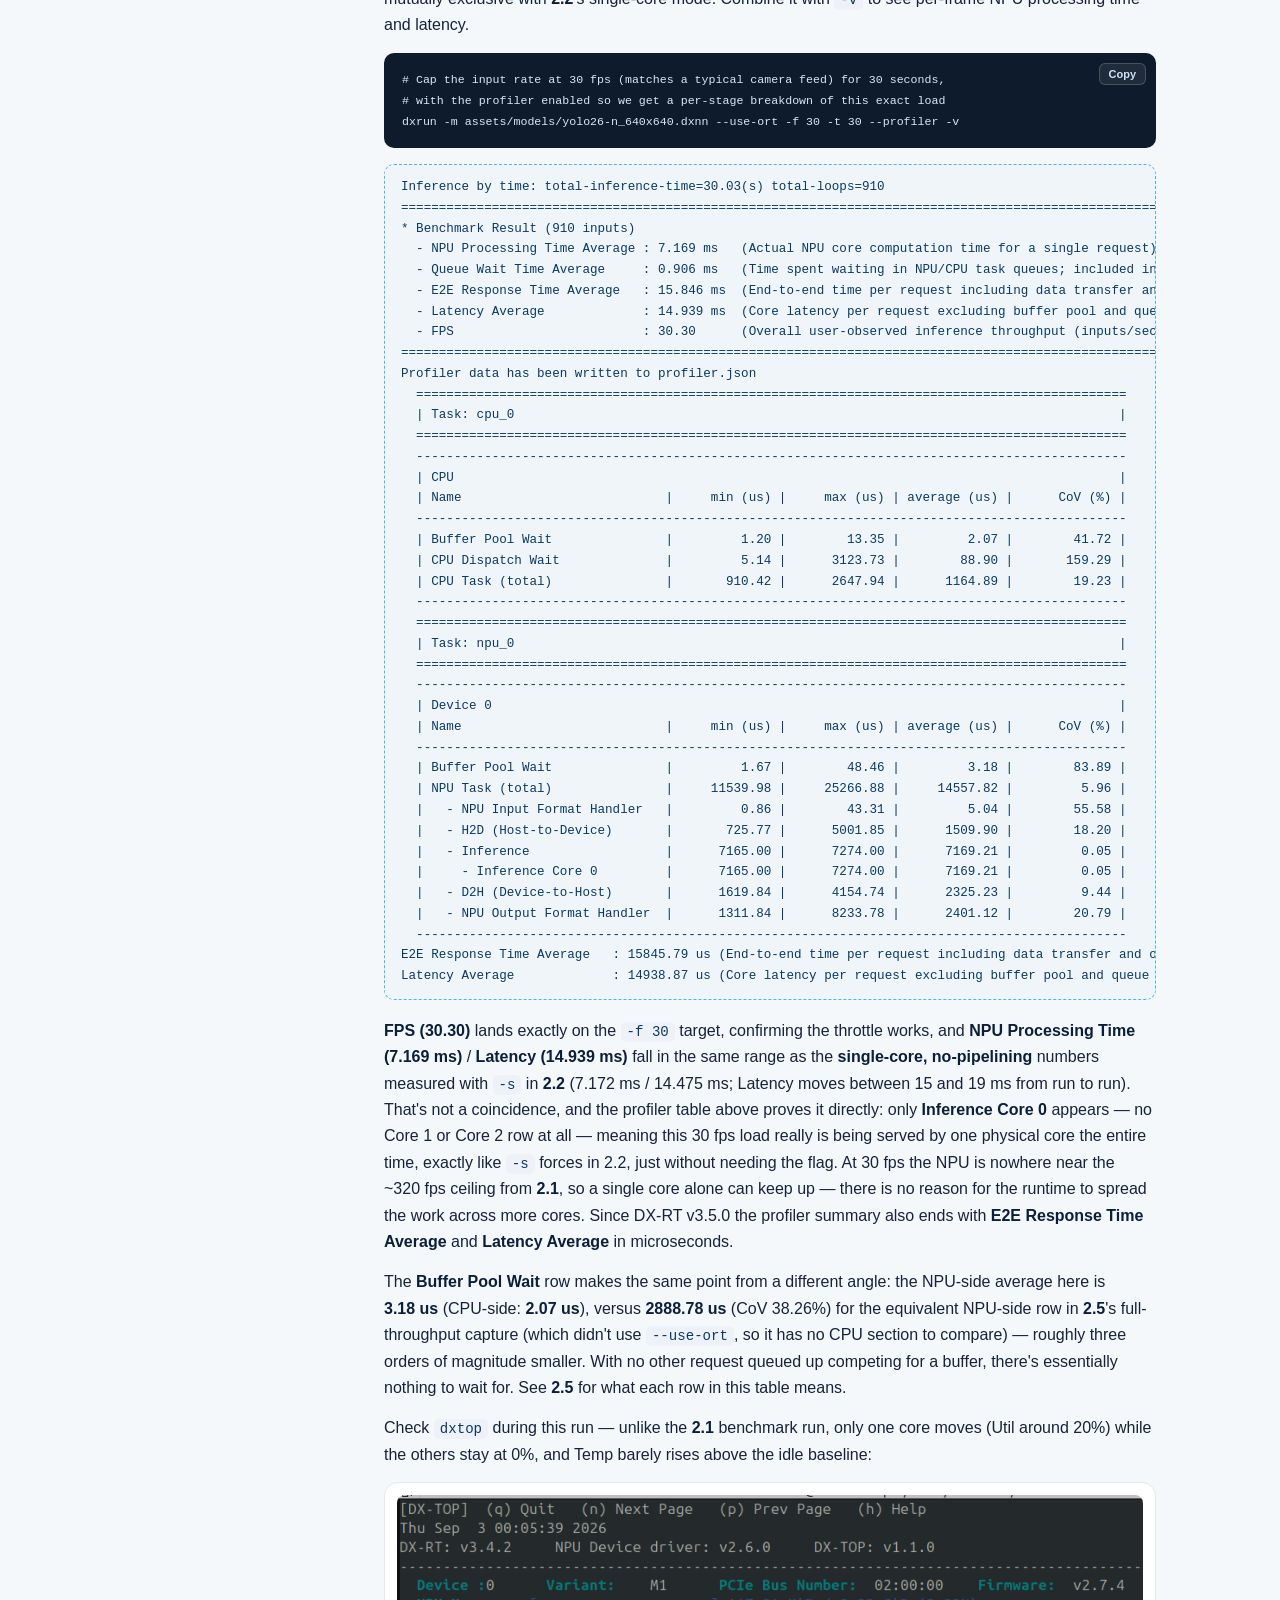
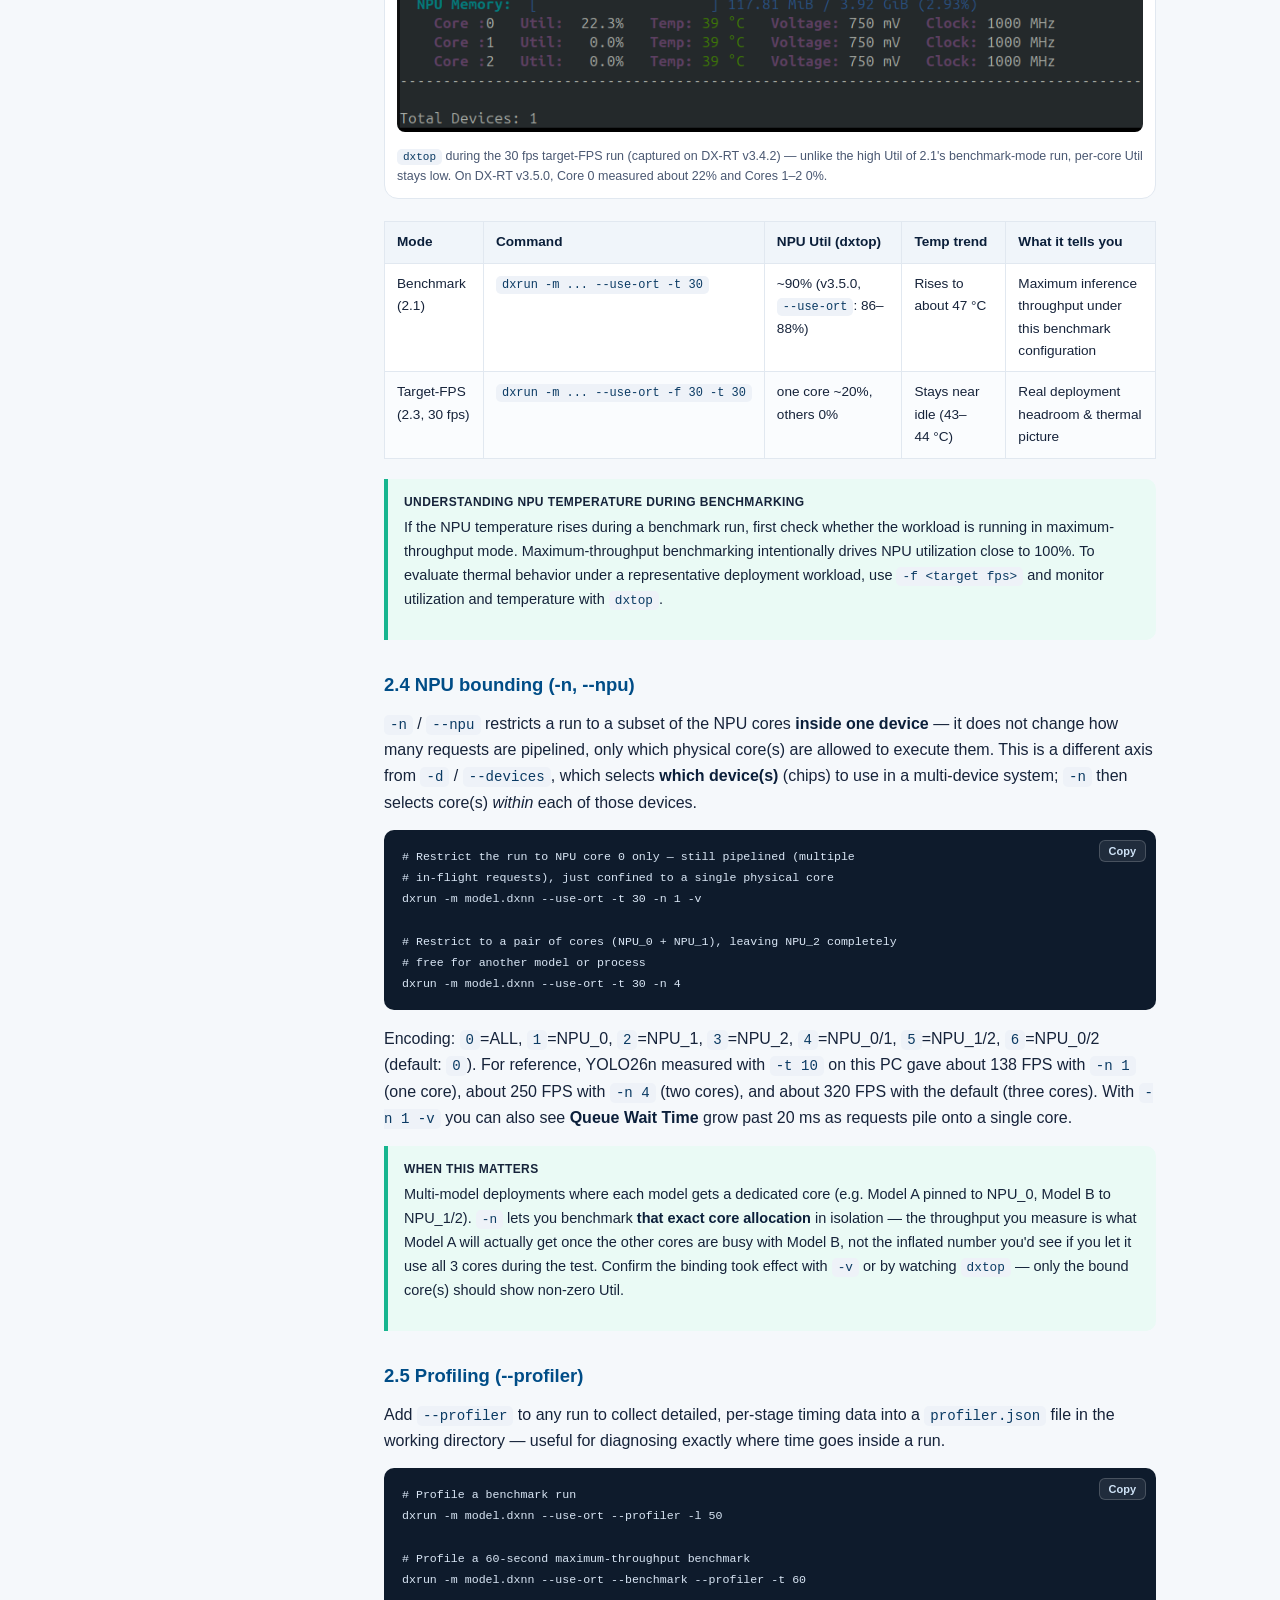
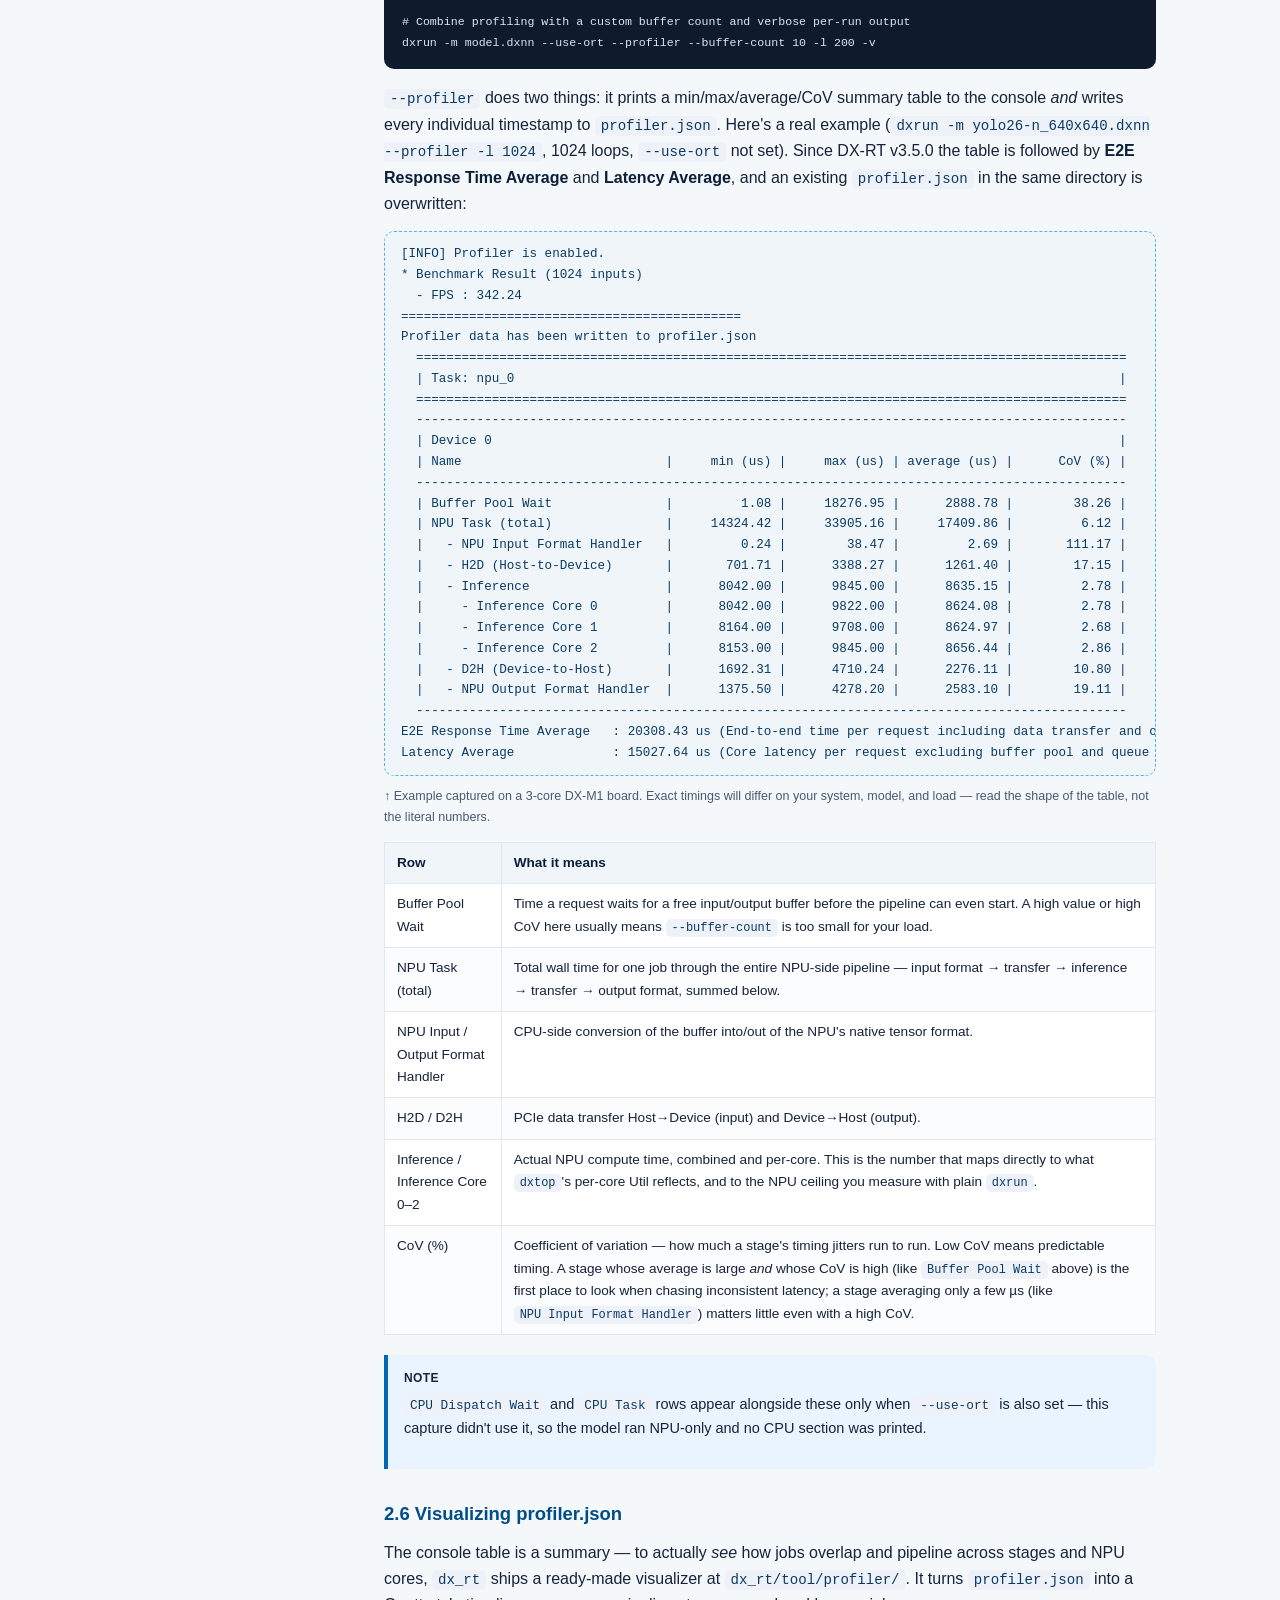
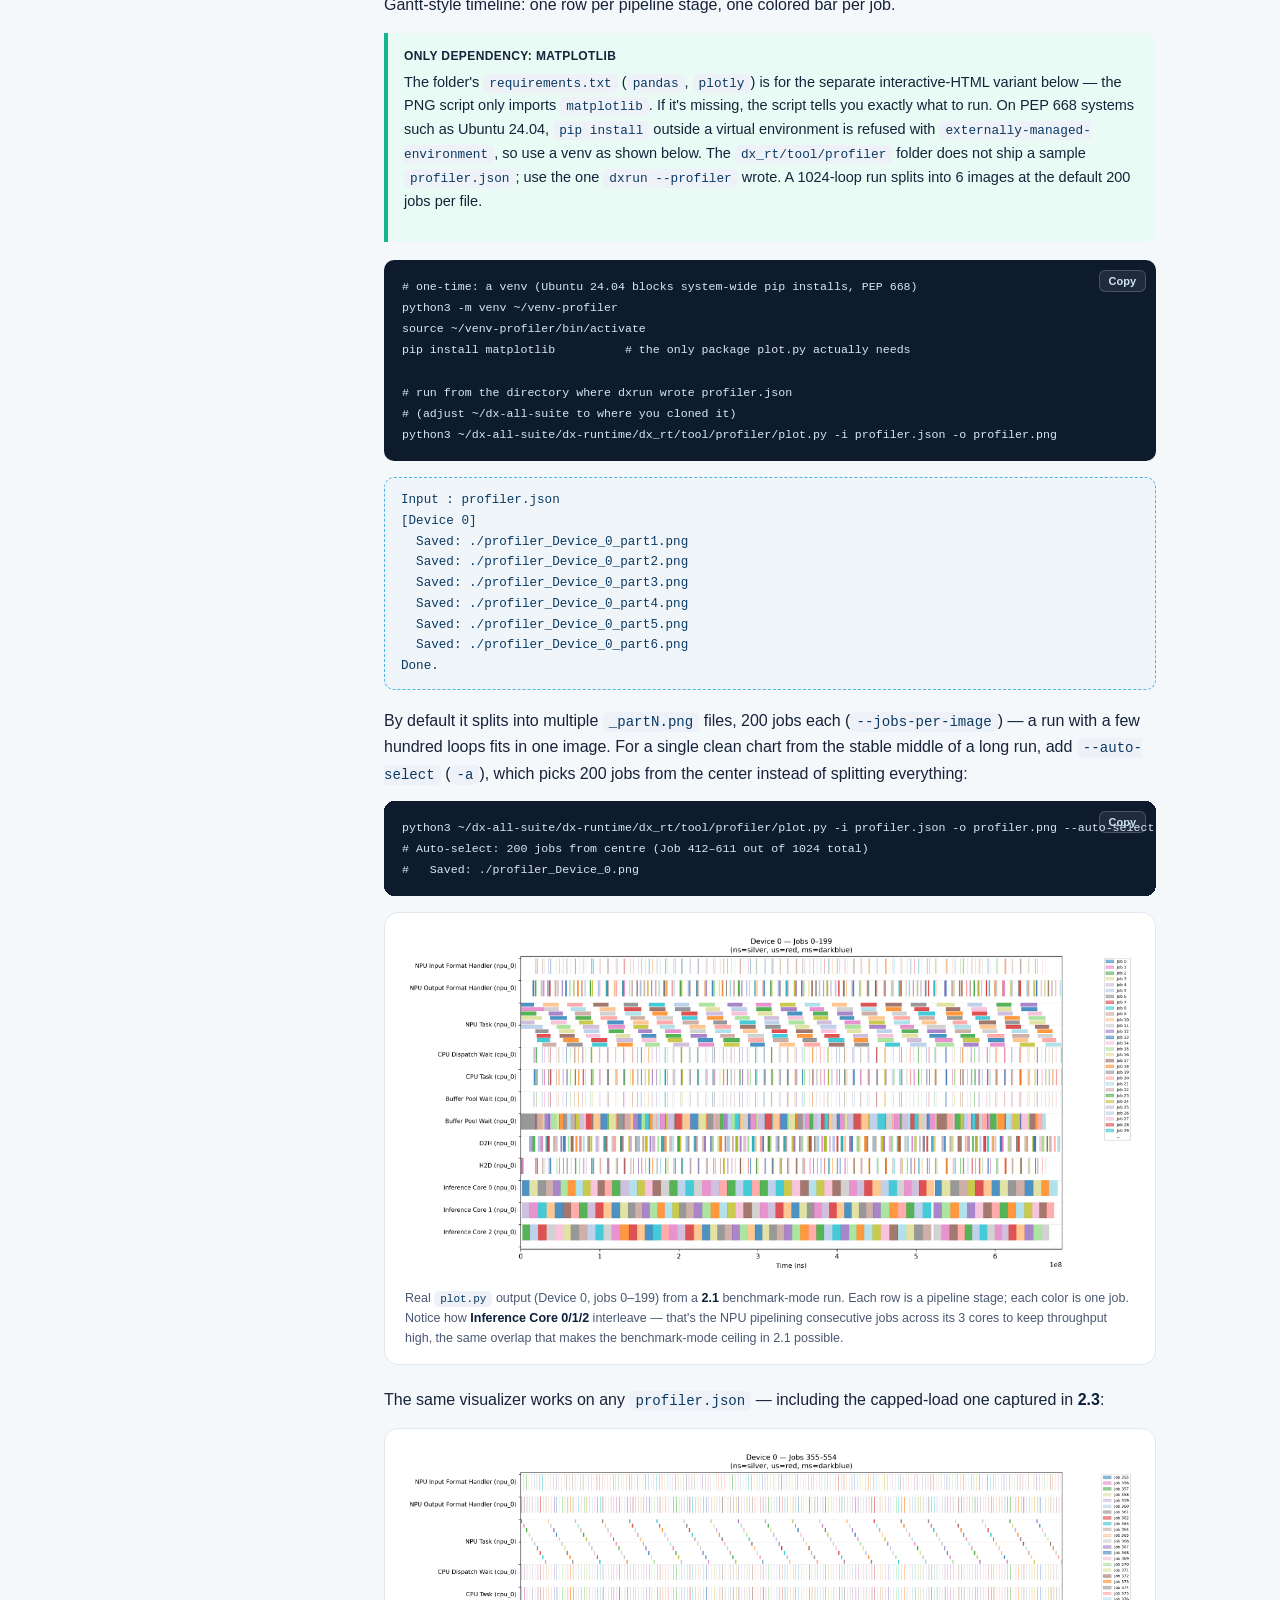
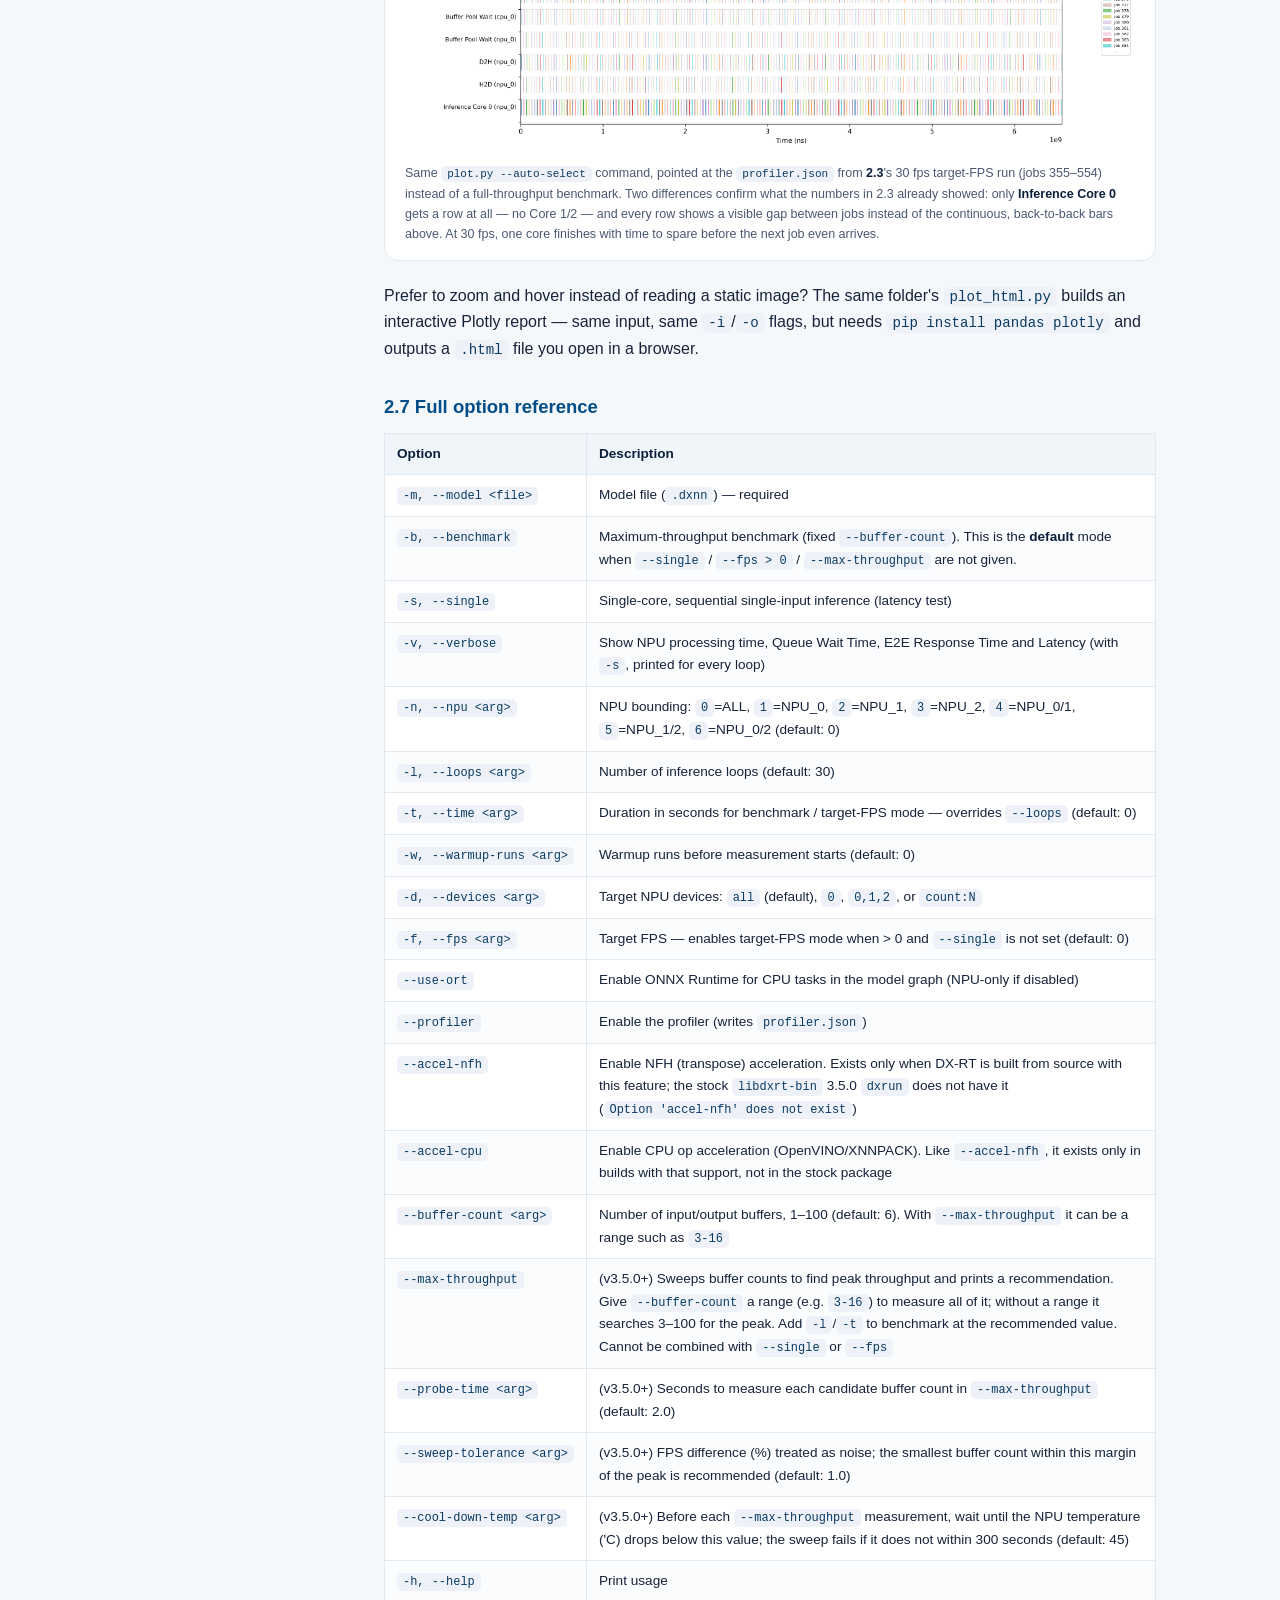
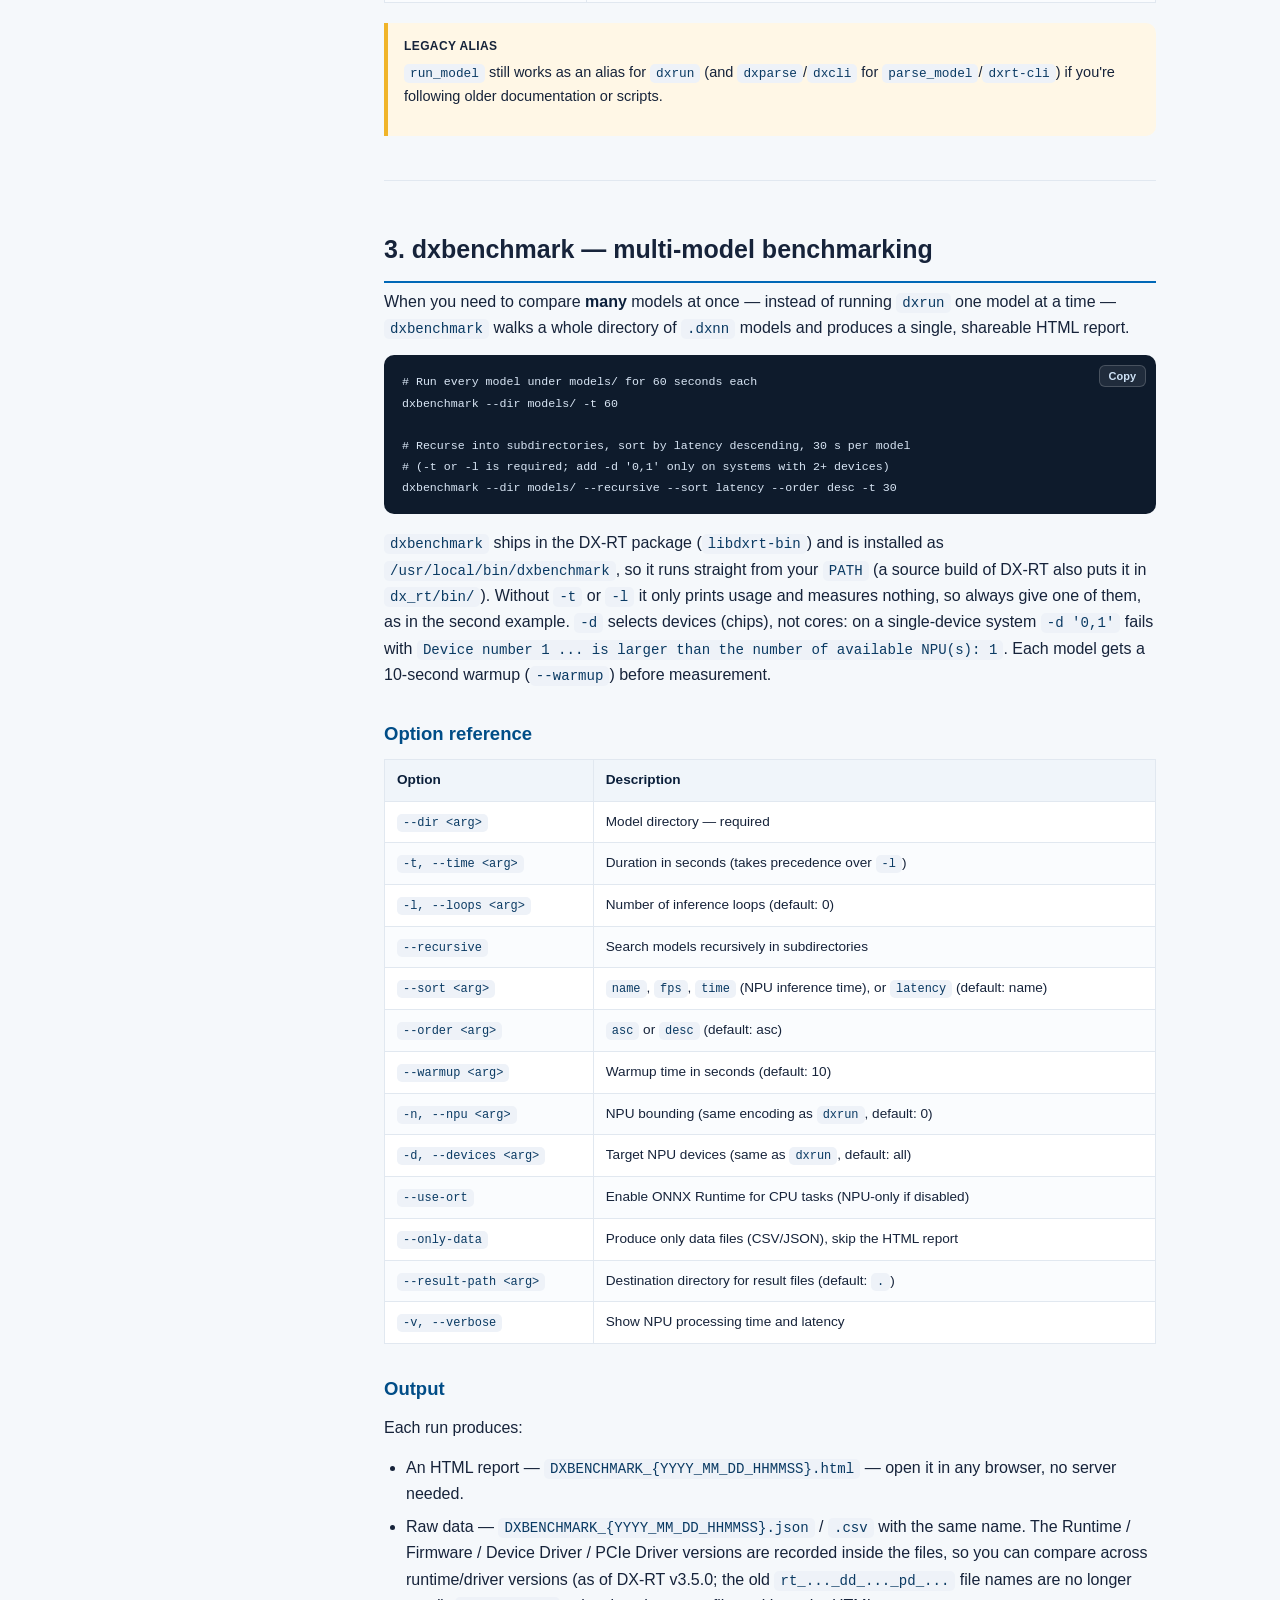
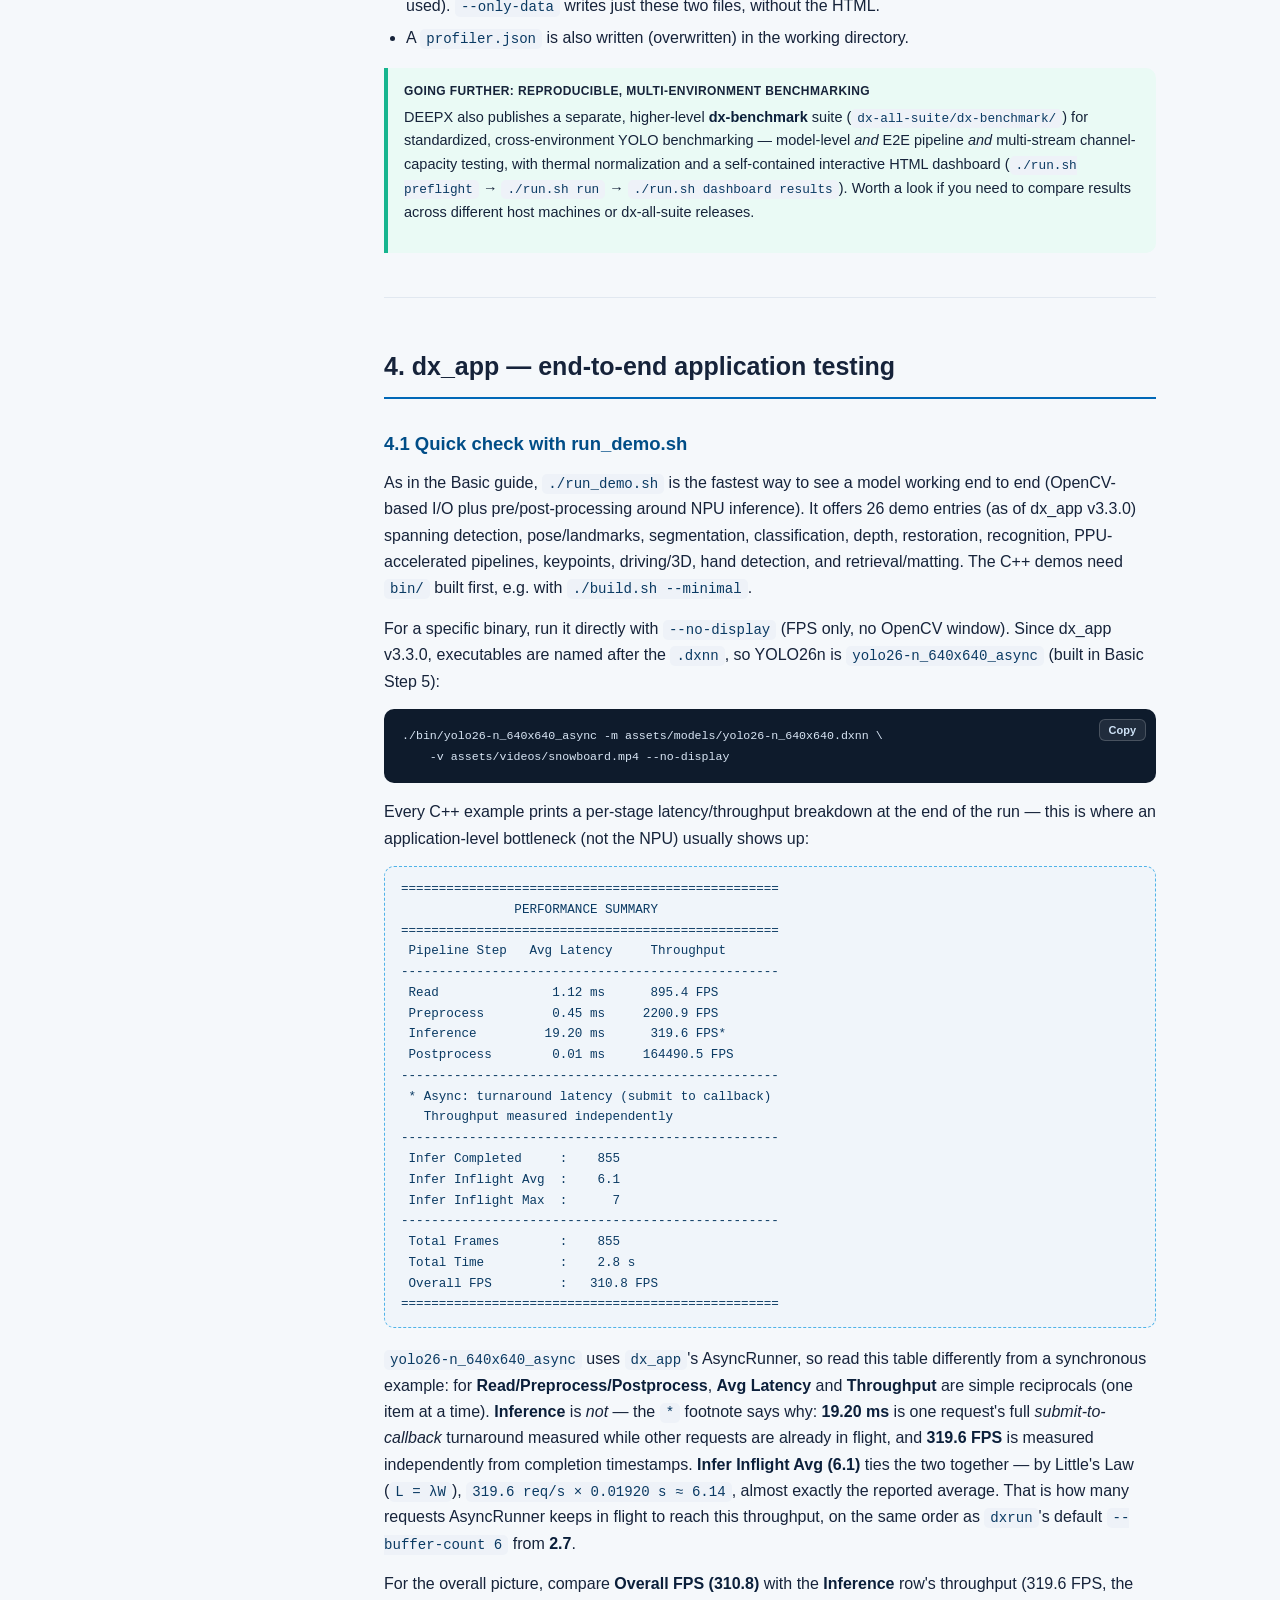
<file: advanced.html>
<!DOCTYPE html>
<html lang="en" data-lang="en">
<head>
<meta charset="UTF-8">
<meta name="viewport" content="width=device-width, initial-scale=1.0">
<title>Advanced — DEEPX NPU(DX-M1) Quick Evaluation Guide</title>
<link rel="stylesheet" href="assets/style.css">
</head>
<body>

<nav class="dx-nav">
  <div class="dx-nav__inner">
    <a class="dx-logo" href="index.html"><img class="dx-logo__mark" src="assets/Logo.svg" alt="DEEPX"><small>Quick Evaluation Guide</small></a>
    <div class="dx-nav__links">
      <a href="index.html">Overview</a>
      <a href="setup.html">Setup</a>
      <a href="basic.html">Basic</a>
      <a href="advanced.html">Advanced</a>
    </div>
    <div class="dx-lang-toggle">
      <button type="button" data-lang="en">English</button>
      <button type="button" data-lang="ko">한국어</button>
      <button type="button" data-lang="zh">中文</button>
      <button type="button" data-lang="ja">日本語</button>
      <button type="button" data-lang="vi">Tiếng Việt</button>
    </div>
  </div>
</nav>

<header class="dx-hero">
  <div class="dx-hero__inner">
    <span class="dx-tier-badge advanced" data-lang-en>Advanced</span>
    <span class="dx-tier-badge advanced" data-lang-ko>Advanced</span>
    <span class="dx-tier-badge advanced" data-lang-zh>Advanced</span>
    <span class="dx-tier-badge advanced" data-lang-ja>Advanced</span>
    <span class="dx-tier-badge advanced" data-lang-vi>Advanced</span>
    <h1 data-lang-en>The complete DEEPX NPU performance evaluation toolchain</h1>
    <h1 data-lang-ko>DEEPX NPU 성능 평가 전체 툴체인</h1>
    <h1 data-lang-zh>完整的 DEEPX NPU 性能评估工具链</h1>
    <h1 data-lang-ja>DEEPX NPU 性能評価ツールチェーン完全ガイド</h1>
    <h1 data-lang-vi>Toolchain đánh giá hiệu năng DEEPX NPU đầy đủ</h1>
    <p data-lang-en>
      Every model-download path, the full <code>dxrun</code> and
      <code>dxbenchmark</code> option set, standalone sample extraction, and
      GStreamer-level pipeline profiling. Read this after the
      <a href="basic.html" style="color:#fff;text-decoration:underline;">Basic guide</a>,
      or jump straight to the section you need.
    </p>
    <p data-lang-ko>
      모든 모델 다운로드 경로, <code>dxrun</code>과 <code>dxbenchmark</code>의 전체 옵션, 독립 실행형 샘플 추출, GStreamer 레벨 파이프라인 프로파일링까지 다룹니다. <a href="basic.html" style="color:#fff;text-decoration:underline;">Basic 가이드</a>를 먼저 읽은 뒤 보거나, 필요한 섹션으로 바로 이동하세요.
    </p>
    <p data-lang-zh>涵盖所有模型下载方式、<code>dxrun</code> 和 <code>dxbenchmark</code> 的完整选项、独立示例提取，以及 GStreamer 级流水线性能剖析。建议先阅读 <a href="basic.html" style="color:#fff;text-decoration:underline;">Basic 指南</a>，也可以直接跳转到所需章节。</p>
    <p data-lang-ja>
      すべてのモデルダウンロード方法、<code>dxrun</code> と
      <code>dxbenchmark</code> の全オプション、スタンドアロンサンプルの抽出、
      GStreamer レベルのパイプラインプロファイリングを扱います。
      <a href="basic.html" style="color:#fff;text-decoration:underline;">Basic ガイド</a>の次に読むか、
      必要なセクションに直接進んでください。
    </p>
    <p data-lang-vi>Tất cả các cách tải model, toàn bộ tùy chọn của <code>dxrun</code> và <code>dxbenchmark</code>, trích xuất sample độc lập và profiling pipeline ở mức GStreamer. Nên đọc phần này sau <a href="basic.html" style="color:#fff;text-decoration:underline;">hướng dẫn Basic</a>, hoặc chuyển thẳng tới mục cần xem.</p>
  </div>
</header>

<div class="dx-shell">
  <aside class="dx-toc">
    <h4 data-lang-en>On this page</h4>
    <h4 data-lang-ko>목차</h4>
    <h4 data-lang-zh>目录</h4>
    <h4 data-lang-ja>目次</h4>
    <h4 data-lang-vi>Nội dung trang này</h4>
    <ol>
      <li><a href="#get-model" data-lang-en>1. Get a model</a><a href="#get-model-ko" data-lang-ko>1. 모델 준비</a><a href="#get-model-zh" data-lang-zh>1. 获取模型</a><a href="#get-model-ja" data-lang-ja>1. モデルの入手</a>
<a href="#get-model-vi" data-lang-vi>1. Chuẩn bị model</a></li>
      <li><a href="#dxrun" data-lang-en>2. dxrun deep dive</a><a href="#dxrun-ko" data-lang-ko>2. dxrun 심화</a><a href="#dxrun-zh" data-lang-zh>2. dxrun 详解</a><a href="#dxrun-ja" data-lang-ja>2. dxrun 詳細解説</a>
<a href="#dxrun-vi" data-lang-vi>2. dxrun chuyên sâu</a></li>
      <li><a href="#dxbenchmark" data-lang-en>3. dxbenchmark</a><a href="#dxbenchmark-ko" data-lang-ko>3. dxbenchmark</a><a href="#dxbenchmark-zh" data-lang-zh>3. dxbenchmark</a><a href="#dxbenchmark-ja" data-lang-ja>3. dxbenchmark</a>
<a href="#dxbenchmark-vi" data-lang-vi>3. dxbenchmark</a></li>
      <li><a href="#dx-app-e2e" data-lang-en>4. dx_app E2E</a><a href="#dx-app-e2e-ko" data-lang-ko>4. dx_app E2E</a><a href="#dx-app-e2e-zh" data-lang-zh>4. dx_app E2E</a><a href="#dx-app-e2e-ja" data-lang-ja>4. dx_app E2E</a>
<a href="#dx-app-e2e-vi" data-lang-vi>4. dx_app E2E</a></li>
      <li><a href="#dx-stream-e2e" data-lang-en>5. dx_stream E2E</a><a href="#dx-stream-e2e-ko" data-lang-ko>5. dx_stream E2E</a><a href="#dx-stream-e2e-zh" data-lang-zh>5. dx_stream E2E</a><a href="#dx-stream-e2e-ja" data-lang-ja>5. dx_stream E2E</a>
<a href="#dx-stream-e2e-vi" data-lang-vi>5. dx_stream E2E</a></li>
    </ol>
  </aside>

  <main class="dx-main">

    <h2 id="get-model" data-lang-en>1. Get a model</h2>
    <h2 id="get-model-ko" data-lang-ko>1. 모델 준비</h2>
    <h2 id="get-model-zh" data-lang-zh>1. 获取模型</h2>
    <h2 id="get-model-ja" data-lang-ja>1. モデルの入手</h2>
    <h2 id="get-model-vi" data-lang-vi>1. Chuẩn bị model</h2>

    <h3 data-lang-en>1.1 DEEPX Model Zoo (web)</h3>
    <h3 data-lang-ko>1.1 DEEPX Model Zoo (웹)</h3>
    <h3 data-lang-zh>1.1 DEEPX Model Zoo（网页）</h3>
    <h3 data-lang-ja>1.1 DEEPX Model Zoo（Web）</h3>
    <h3 data-lang-vi>1.1 DEEPX Model Zoo (web)</h3>
    <p data-lang-en>
      <a href="https://developer.deepx.ai/modelzoo/" target="_blank" rel="noopener">developer.deepx.ai/modelzoo</a>
      hosts DEEPX's catalog of pre-compiled <code>.dxnn</code> models, organized
      by task (object detection, pose estimation, segmentation, classification,
      and more). Browse to the model you need and download its <code>.dxnn</code>
      file directly — no compiler step required.
    </p>
    <p data-lang-ko>
      <a href="https://developer.deepx.ai/modelzoo/" target="_blank" rel="noopener">developer.deepx.ai/modelzoo</a>에서 태스크별(객체 검출, 포즈 추정, 세그멘테이션, 분류 등)로 정리된 DEEPX의 사전 컴파일 <code>.dxnn</code> 모델 카탈로그를 제공합니다. 필요한 모델을 찾아 <code>.dxnn</code> 파일을 바로 내려받으면 되며, 별도 컴파일 과정은 필요 없습니다.
    </p>
    <p data-lang-zh><a href="https://developer.deepx.ai/modelzoo/" target="_blank" rel="noopener">developer.deepx.ai/modelzoo</a> 按任务（目标检测、姿态估计、分割、分类等）分类提供 DEEPX 预编译的 <code>.dxnn</code> 模型。找到所需模型后直接下载其 <code>.dxnn</code> 文件即可，无需编译。</p>
    <p data-lang-ja>
      <a href="https://developer.deepx.ai/modelzoo/" target="_blank" rel="noopener">developer.deepx.ai/modelzoo</a> では、
      DEEPX のコンパイル済み <code>.dxnn</code> モデルをタスク別（物体検出、姿勢推定、セグメンテーション、
      分類など）に公開しています。必要なモデルを探して <code>.dxnn</code> ファイルを直接ダウンロードでき、
      コンパイルは不要です。
    </p>
    <p data-lang-vi><a href="https://developer.deepx.ai/modelzoo/" target="_blank" rel="noopener">developer.deepx.ai/modelzoo</a> là danh mục các model <code>.dxnn</code> đã biên dịch sẵn của DEEPX, được phân loại theo tác vụ (object detection, pose estimation, segmentation, classification, v.v.). Tìm model cần dùng và tải trực tiếp file <code>.dxnn</code>, không cần bước biên dịch.</p>
    <div class="dx-callout">
      <strong class="dx-callout-title" data-lang-en>Good for</strong>
      <strong class="dx-callout-title" data-lang-ko>적합한 경우</strong>
      <strong class="dx-callout-title" data-lang-zh>适用场景</strong>
      <strong class="dx-callout-title" data-lang-ja>適した用途</strong>
      <strong class="dx-callout-title" data-lang-vi>Phù hợp khi</strong>
      <p data-lang-en>Grabbing one or two specific models — e.g. to test a customer's exact use case, or a model that isn't part of the <code>dx_app</code> demo set.</p>
      <p data-lang-ko>특정 모델 한두 개만 필요할 때 적합합니다. 예를 들어 고객의 실제 사용 사례에 맞는 모델이나 <code>dx_app</code> 데모 세트에 없는 모델을 테스트할 때 사용합니다.</p>
      <p data-lang-zh>只需获取一两个特定模型，例如测试客户的具体使用场景，或测试 <code>dx_app</code> 演示集中未包含的模型。</p>
      <p data-lang-ja>特定のモデルを 1〜2 個だけ入手する場合。たとえば、顧客の具体的なユースケースに合わせたモデルや、<code>dx_app</code> のデモセットに含まれないモデルをテストする場合です。</p>
      <p data-lang-vi>Cần lấy một hoặc hai model cụ thể, ví dụ để thử đúng use case của khách hàng, hoặc model không có trong bộ demo của <code>dx_app</code>.</p>
    </div>

    <h3 data-lang-en>1.2 In bulk, via dx_app</h3>
    <h3 data-lang-ko>1.2 dx_app으로 일괄 다운로드</h3>
    <h3 data-lang-zh>1.2 通过 dx_app 批量下载</h3>
    <h3 data-lang-ja>1.2 dx_app による一括ダウンロード</h3>
    <h3 data-lang-vi>1.2 Tải hàng loạt qua dx_app</h3>
    <p data-lang-en>
      <code>dx_app/setup.sh</code> (which wraps <code>setup_sample_models.sh</code>)
      downloads models directly from the DEEPX ModelZoo backend, with fine-grained
      control over what gets pulled:
    </p>
    <p data-lang-ko>
      <code>dx_app/setup.sh</code>(내부적으로 <code>setup_sample_models.sh</code> 호출)는 DEEPX ModelZoo 백엔드에서 모델을 직접 내려받으며, 받을 모델을 세밀하게 지정할 수 있습니다:
    </p>
    <p data-lang-zh><code>dx_app/setup.sh</code>（封装了 <code>setup_sample_models.sh</code>）直接从 DEEPX ModelZoo 后端下载模型，并可精细控制下载内容：</p>
    <p data-lang-ja>
      <code>dx_app/setup.sh</code>（内部で <code>setup_sample_models.sh</code> を使用）は、
      DEEPX ModelZoo のバックエンドから直接モデルをダウンロードします。取得する対象を細かく指定できます：
    </p>
    <p data-lang-vi><code>dx_app/setup.sh</code> (gọi <code>setup_sample_models.sh</code> bên trong) tải model trực tiếp từ backend DEEPX ModelZoo và cho phép chọn chi tiết những gì cần tải:</p>
    <div class="dx-code-wrap">
<pre><code>cd dx_app

./setup.sh --list                    # list all available models, no download
./setup.sh --dry-run                 # preview what --all would download
./setup.sh --demo-models             # only the models used by run_demo.sh
./setup.sh --category=object_detection   # one task category
./setup.sh --models yolov7 yolov8n_seg   # specific models by name
./setup.sh --all                     # everything (models + sample videos)
./setup.sh --all --workers=8         # more parallel download threads</code></pre>
    </div>
    <div class="dx-callout warn">
      <strong class="dx-callout-title" data-lang-en>Storage warning</strong>
      <strong class="dx-callout-title" data-lang-ko>저장 공간 주의</strong>
      <strong class="dx-callout-title" data-lang-zh>存储空间提示</strong>
      <strong class="dx-callout-title" data-lang-ja>ストレージに関する注意</strong>
      <strong class="dx-callout-title" data-lang-vi>Cảnh báo dung lượng</strong>
      <p data-lang-en>
        <code>--all</code> downloads <strong>every</strong> model (497 in Model Zoo 2_5_0, about 45GB) and every
        sample video (about 1.2GB), so it needs roughly <strong>50GB</strong> of free disk space. If you only need a
        subset, use <code>--category</code>, <code>--models</code>, or <code>--demo-models</code> instead — or run
        <code>--dry-run</code> first to see what would be downloaded before committing to it.
      </p>
      <p data-lang-ko>
        <code>--all</code>은 <strong>모든</strong> 모델(Model Zoo 2_5_0 기준 497개, 약 45GB)과 모든 샘플 비디오(약 1.2GB)를 내려받으므로 약 <strong>50GB</strong>의 디스크 여유 공간이 필요합니다. 일부만 필요하다면 <code>--category</code>, <code>--models</code>, <code>--demo-models</code>를 사용하거나, 먼저 <code>--dry-run</code>으로 다운로드 대상을 확인한 뒤 진행하세요.
      </p>
      <p data-lang-zh><code>--all</code> 会下载<strong>全部</strong>模型（Model Zoo 2_5_0 共 497 个，约 45GB）和全部示例视频（约 1.2GB），需要约 <strong>50GB</strong> 的可用磁盘空间。如只需部分模型，请改用 <code>--category</code>、<code>--models</code> 或 <code>--demo-models</code>，也可以先运行 <code>--dry-run</code> 查看将下载的内容，再决定是否继续。</p>
      <p data-lang-ja>
        <code>--all</code> は<strong>すべての</strong>モデル（Model Zoo 2_5_0 で 497 個、約 45GB）とすべてのサンプル動画（約 1.2GB）を
        ダウンロードするため、約 <strong>50GB</strong> の空きディスク容量が必要です。一部だけが必要な場合は、代わりに <code>--category</code>、
        <code>--models</code>、<code>--demo-models</code> を使用するか、先に <code>--dry-run</code> を実行してダウンロード対象を確認してください。
      </p>
      <p data-lang-vi><code>--all</code> tải <strong>toàn bộ</strong> model (497 model trong Model Zoo 2_5_0, khoảng 45GB) và toàn bộ video mẫu (khoảng 1.2GB), nên cần khoảng <strong>50GB</strong> dung lượng trống. Nếu chỉ cần một phần, hãy dùng <code>--category</code>, <code>--models</code> hoặc <code>--demo-models</code>, hoặc chạy <code>--dry-run</code> trước để xem danh sách sẽ tải trước khi thực hiện.</p>
    </div>
    <div class="dx-table-wrap">
      <table>
        <thead><tr><th data-lang-en>Option</th><th data-lang-en>Description</th><th data-lang-ko>옵션</th><th data-lang-ko>설명</th><th data-lang-zh>选项</th><th data-lang-zh>说明</th><th data-lang-ja>オプション</th>
<th data-lang-vi>Tùy chọn</th><th data-lang-ja>説明</th>
<th data-lang-vi>Mô tả</th></tr></thead>
        <tbody>
          <tr><td data-lang-en><code>--all</code></td><td data-lang-en>Download all models non-interactively</td><td data-lang-ko><code>--all</code></td><td data-lang-ko>모든 모델을 비대화형으로 다운로드</td><td data-lang-zh><code>--all</code></td><td data-lang-zh>非交互式下载全部模型</td><td data-lang-ja><code>--all</code></td><td data-lang-ja>すべてのモデルを非対話的にダウンロード</td><td data-lang-vi><code>--all</code></td><td data-lang-vi>Tải toàn bộ model ở chế độ không tương tác</td></tr>
          <tr><td data-lang-en><code>--dry-run</code></td><td data-lang-en>List what would be downloaded, without downloading</td><td data-lang-ko><code>--dry-run</code></td><td data-lang-ko>실제 다운로드 없이 목록만 표시</td><td data-lang-zh><code>--dry-run</code></td><td data-lang-zh>仅列出将下载的内容，不实际下载</td><td data-lang-ja><code>--dry-run</code></td><td data-lang-ja>ダウンロードせずに対象を一覧表示</td><td data-lang-vi><code>--dry-run</code></td><td data-lang-vi>Liệt kê những gì sẽ được tải mà không thực sự tải</td></tr>
          <tr><td data-lang-en><code>--list</code></td><td data-lang-en>List available models without downloading</td><td data-lang-ko><code>--list</code></td><td data-lang-ko>다운로드 없이 사용 가능한 모델 목록 표시</td><td data-lang-zh><code>--list</code></td><td data-lang-zh>仅列出可用模型，不下载</td><td data-lang-ja><code>--list</code></td><td data-lang-ja>ダウンロードせずに利用可能なモデル一覧を表示</td><td data-lang-vi><code>--list</code></td><td data-lang-vi>Liệt kê các model có sẵn mà không tải</td></tr>
          <tr><td data-lang-en><code>--demo-models</code></td><td data-lang-en>Only the models used by <code>run_demo.sh</code></td><td data-lang-ko><code>--demo-models</code></td><td data-lang-ko><code>run_demo.sh</code>에서 사용하는 모델만 다운로드</td><td data-lang-zh><code>--demo-models</code></td><td data-lang-zh>仅下载 <code>run_demo.sh</code> 使用的模型</td><td data-lang-ja><code>--demo-models</code></td><td data-lang-ja><code>run_demo.sh</code> で使用するモデルのみ</td><td data-lang-vi><code>--demo-models</code></td><td data-lang-vi>Chỉ các model mà <code>run_demo.sh</code> sử dụng</td></tr>
          <tr><td data-lang-en><code>--category=&lt;name&gt;</code></td><td data-lang-en>Only models in one task category</td><td data-lang-ko><code>--category=&lt;name&gt;</code></td><td data-lang-ko>특정 태스크 카테고리의 모델만 다운로드</td><td data-lang-zh><code>--category=&lt;name&gt;</code></td><td data-lang-zh>仅下载指定任务分类下的模型</td><td data-lang-ja><code>--category=&lt;name&gt;</code></td><td data-lang-ja>特定のタスクカテゴリのモデルのみ</td><td data-lang-vi><code>--category=&lt;name&gt;</code></td><td data-lang-vi>Chỉ các model thuộc một nhóm tác vụ</td></tr>
          <tr><td data-lang-en><code>--models &lt;m1&gt; [m2...]</code></td><td data-lang-en>Specific models by name</td><td data-lang-ko><code>--models &lt;m1&gt; [m2...]</code></td><td data-lang-ko>지정한 이름의 모델만 다운로드</td><td data-lang-zh><code>--models &lt;m1&gt; [m2...]</code></td><td data-lang-zh>按名称下载指定模型</td><td data-lang-ja><code>--models &lt;m1&gt; [m2...]</code></td><td data-lang-ja>名前で指定したモデルのみ</td><td data-lang-vi><code>--models &lt;m1&gt; [m2...]</code></td><td data-lang-vi>Các model cụ thể theo tên</td></tr>
          <tr><td data-lang-en><code>--workers=&lt;N&gt;</code></td><td data-lang-en>Parallel download threads (default: 4)</td><td data-lang-ko><code>--workers=&lt;N&gt;</code></td><td data-lang-ko>병렬 다운로드 스레드 수 (기본값: 4)</td><td data-lang-zh><code>--workers=&lt;N&gt;</code></td><td data-lang-zh>并行下载线程数（默认值：4）</td><td data-lang-ja><code>--workers=&lt;N&gt;</code></td><td data-lang-ja>並列ダウンロードスレッド数（デフォルト：4）</td><td data-lang-vi><code>--workers=&lt;N&gt;</code></td><td data-lang-vi>Số thread tải song song (mặc định: 4)</td></tr>
          <tr><td data-lang-en><code>--no-json</code></td><td data-lang-en>Skip JSON file downloads</td><td data-lang-ko><code>--no-json</code></td><td data-lang-ko>JSON 파일 다운로드 건너뜀</td><td data-lang-zh><code>--no-json</code></td><td data-lang-zh>跳过 JSON 文件下载</td><td data-lang-ja><code>--no-json</code></td><td data-lang-ja>JSON ファイルのダウンロードをスキップ</td><td data-lang-vi><code>--no-json</code></td><td data-lang-vi>Bỏ qua việc tải file JSON</td></tr>
          <tr><td data-lang-en><code>--no-force</code></td><td data-lang-en>Skip files that already exist (default: overwrite)</td><td data-lang-ko><code>--no-force</code></td><td data-lang-ko>이미 존재하는 파일은 건너뜀 (기본값은 강제 덮어쓰기)</td><td data-lang-zh><code>--no-force</code></td><td data-lang-zh>跳过已存在的文件（默认强制覆盖）</td><td data-lang-ja><code>--no-force</code></td><td data-lang-ja>既存のファイルをスキップ（デフォルトは強制上書き）</td><td data-lang-vi><code>--no-force</code></td><td data-lang-vi>Bỏ qua file đã tồn tại (mặc định là ghi đè)</td></tr>
          <tr><td data-lang-en><code>--manifest=&lt;path&gt;</code></td><td data-lang-en>Use an alternate model manifest JSON</td><td data-lang-ko><code>--manifest=&lt;path&gt;</code></td><td data-lang-ko>대체 모델 매니페스트 JSON 사용</td><td data-lang-zh><code>--manifest=&lt;path&gt;</code></td><td data-lang-zh>使用其他模型清单 JSON 文件</td><td data-lang-ja><code>--manifest=&lt;path&gt;</code></td><td data-lang-ja>別のモデルマニフェスト JSON を使用</td><td data-lang-vi><code>--manifest=&lt;path&gt;</code></td><td data-lang-vi>Dùng file manifest JSON khác</td></tr>
        </tbody>
      </table>
    </div>
    <p data-lang-en>Models land in <code>dx_app/assets/models/</code>, sample videos in <code>dx_app/assets/videos/</code>.</p>
    <p data-lang-ko>모델은 <code>dx_app/assets/models/</code>에, 샘플 비디오는 <code>dx_app/assets/videos/</code>에 저장됩니다.</p>
    <p data-lang-zh>模型保存在 <code>dx_app/assets/models/</code>，示例视频保存在 <code>dx_app/assets/videos/</code>。</p>
    <p data-lang-ja>モデルは <code>dx_app/assets/models/</code> に、サンプル動画は <code>dx_app/assets/videos/</code> に保存されます。</p>
    <p data-lang-vi>Model được lưu vào <code>dx_app/assets/models/</code>, video mẫu vào <code>dx_app/assets/videos/</code>.</p>
    <div class="dx-callout">
      <strong class="dx-callout-title" data-lang-en>Good for</strong>
      <strong class="dx-callout-title" data-lang-ko>적합한 경우</strong>
      <strong class="dx-callout-title" data-lang-zh>适用场景</strong>
      <strong class="dx-callout-title" data-lang-ja>適した用途</strong>
      <strong class="dx-callout-title" data-lang-vi>Phù hợp khi</strong>
      <p data-lang-en>Setting up a full evaluation environment in one go, or script/CI-friendly downloads. The old air-gapped/internal-network copy mode (<code>--internal</code>) was removed in dx_app v3.3.0: the option is still accepted but only prints a warning and is ignored, and models and videos always come from the DEEPX server (<code>sdk.deepx.ai</code>). For extra settings such as a TLS-inspecting proxy, see the Environment section of <code>./setup.sh --help</code>.</p>
      <p data-lang-ko>전체 평가 환경을 한 번에 구축하거나, 스크립트/CI에서 다운로드할 때 적합합니다. 예전의 폐쇄망/내부망 복사 모드(<code>--internal</code>)는 dx_app v3.3.0에서 제거되었습니다. 이 옵션을 지정해도 경고만 출력하고 무시되며, 모델과 비디오는 항상 DEEPX 서버(<code>sdk.deepx.ai</code>)에서 받습니다. TLS 검사 프록시 환경 등 추가 설정은 <code>./setup.sh --help</code>의 Environment 항목을 참고하세요.</p>
      <p data-lang-zh>一次性搭建完整的评估环境，或需要便于脚本/CI 使用的下载方式。原有的离线/内网复制模式（<code>--internal</code>）已在 dx_app v3.3.0 中移除：该选项仍可传入，但只会打印警告并被忽略，模型和视频始终从 DEEPX 服务器（<code>sdk.deepx.ai</code>）下载。TLS 检查代理等其他设置请参阅 <code>./setup.sh --help</code> 的 Environment 部分。</p>
      <p data-lang-ja>評価環境を一括で構築する場合や、スクリプト/CI でダウンロードする場合に適しています。以前のエアギャップ/社内ネットワーク向けコピーモード（<code>--internal</code>）は dx_app v3.3.0 で削除されました。オプションは引き続き受け付けますが、警告を表示して無視されます。モデルと動画は常に DEEPX サーバー（<code>sdk.deepx.ai</code>）から取得します。TLS 検査プロキシなどの追加設定については、<code>./setup.sh --help</code> の Environment セクションを参照してください。</p>
      <p data-lang-vi>Cần dựng toàn bộ môi trường đánh giá trong một lần, hoặc cần tải tự động bằng script/CI. Chế độ sao chép cho mạng nội bộ/air-gapped cũ (<code>--internal</code>) đã bị loại bỏ trong dx_app v3.3.0: tùy chọn này vẫn được chấp nhận nhưng chỉ in cảnh báo và bị bỏ qua; model và video luôn được tải từ máy chủ DEEPX (<code>sdk.deepx.ai</code>). Với các thiết lập bổ sung như proxy kiểm tra TLS, xem mục Environment trong <code>./setup.sh --help</code>.</p>
    </div>

    <hr class="dx-sep">

    <h2 id="dxrun" data-lang-en>2. dxrun deep dive</h2>
    <h2 id="dxrun-ko" data-lang-ko>2. dxrun 심화</h2>
    <h2 id="dxrun-zh" data-lang-zh>2. dxrun 详解</h2>
    <h2 id="dxrun-ja" data-lang-ja>2. dxrun 詳細解説</h2>
    <h2 id="dxrun-vi" data-lang-vi>2. dxrun chuyên sâu</h2>
    <p data-lang-en>
      <code>dxrun</code> (source: <code>dx_rt/cli/dxrun.cpp</code>; legacy alias:
      <code>run_model</code>) loads one <code>.dxnn</code> model straight onto
      the NPU and measures its raw performance — the model-level number,
      independent of any application logic around it.
    </p>
    <p data-lang-ko>
      <code>dxrun</code>(소스: <code>dx_rt/cli/dxrun.cpp</code>, 레거시 별칭: <code>run_model</code>)은 <code>.dxnn</code> 모델 하나를 NPU에 직접 로드해 순수 성능을 측정합니다. 주변 애플리케이션 로직과 무관한 모델 레벨 수치입니다.
    </p>
    <p data-lang-zh><code>dxrun</code>（源码：<code>dx_rt/cli/dxrun.cpp</code>；旧别名：<code>run_model</code>）将单个 <code>.dxnn</code> 模型直接加载到 NPU 上，测量其原始性能，即不受外围应用逻辑影响的模型级数值。</p>
    <p data-lang-ja>
      <code>dxrun</code>（ソース：<code>dx_rt/cli/dxrun.cpp</code>、レガシーエイリアス：
      <code>run_model</code>）は、1 つの <code>.dxnn</code> モデルを NPU に直接ロードして、
      その素の性能を測定します。周辺のアプリケーションロジックに依存しない、モデルレベルの数値です。
    </p>
    <p data-lang-vi><code>dxrun</code> (mã nguồn: <code>dx_rt/cli/dxrun.cpp</code>; alias cũ: <code>run_model</code>) nạp trực tiếp một model <code>.dxnn</code> lên NPU và đo hiệu năng thuần, tức con số ở mức model, không phụ thuộc vào logic ứng dụng bao quanh.</p>

    <h3 data-lang-en>2.1 Maximum throughput (benchmark mode)</h3>
    <h3 data-lang-ko>2.1 최대 처리량 (벤치마크 모드)</h3>
    <h3 data-lang-zh>2.1 最大吞吐量（benchmark 模式）</h3>
    <h3 data-lang-ja>2.1 最大スループット（ベンチマークモード）</h3>
    <h3 data-lang-vi>2.1 Throughput tối đa (benchmark mode)</h3>
    <p data-lang-en>
      Benchmark mode (<code>-b</code>) is the <strong>default</strong> when none of <code>--single</code>,
      <code>--fps &gt; 0</code>, or <code>--max-throughput</code> is given. It pushes the NPU to its maximum sustainable
      throughput with a fixed <code>--buffer-count</code> (default 6).
    </p>
    <p data-lang-ko>
      벤치마크 모드(<code>-b</code>)는 <code>--single</code>, <code>--fps &gt; 0</code>, <code>--max-throughput</code>을 지정하지 않았을 때의 <strong>기본</strong> 모드입니다. 고정된 <code>--buffer-count</code>(기본값 6)로 NPU를 지속 가능한 최대 처리량까지 끌어올립니다.
    </p>
    <p data-lang-zh>未指定 <code>--single</code>、<code>--fps &gt; 0</code> 或 <code>--max-throughput</code> 时，benchmark 模式（<code>-b</code>）为<strong>默认</strong>模式。该模式以固定的 <code>--buffer-count</code>（默认 6）让 NPU 达到可持续的最大吞吐量。</p>
    <p data-lang-ja>
      <code>--single</code>、<code>--fps &gt; 0</code>、<code>--max-throughput</code> のいずれも指定しない場合は、
      ベンチマークモード（<code>-b</code>）が<strong>デフォルト</strong>です。固定の <code>--buffer-count</code>（デフォルト 6）で、
      NPU を持続可能な最大スループットで動作させます。
    </p>
    <p data-lang-vi>Benchmark mode (<code>-b</code>) là chế độ <strong>mặc định</strong> khi không chỉ định <code>--single</code>, <code>--fps &gt; 0</code> hay <code>--max-throughput</code>. Chế độ này đẩy NPU lên mức throughput tối đa có thể duy trì, với <code>--buffer-count</code> cố định (mặc định 6).</p>
    <p data-lang-en>
      DX-RT v3.5.0 adds a <code>--max-throughput</code> mode. It measures throughput across buffer counts and recommends the
      smallest <code>--buffer-count</code> within a tolerance (<code>--sweep-tolerance</code>, default 1%) of the peak. Add
      <code>-t</code> or <code>-l</code> and it goes on to benchmark at the recommended value. Before each measurement it waits
      until the NPU cools below <code>--cool-down-temp</code> (default 45°C), so it can take a few minutes. On this PC it
      recommended buffer-count 7 (338 FPS), slightly above the default of 6 (about 304–320 FPS).
    </p>
    <p data-lang-ko>
      DX-RT v3.5.0에 <code>--max-throughput</code> 모드가 추가되었습니다. 버퍼 개수를 바꿔 가며 처리량을 측정하고, 최고치 대비 허용 오차(<code>--sweep-tolerance</code>, 기본값 1%) 안에 드는 가장 작은 <code>--buffer-count</code>를 추천합니다. <code>-t</code>나 <code>-l</code>을 함께 지정하면 추천값으로 벤치마크까지 이어서 실행합니다. 측정마다 NPU 온도가 <code>--cool-down-temp</code>(기본값 45°C) 아래로 내려갈 때까지 기다리므로 몇 분이 걸릴 수 있습니다. 이 PC에서는 buffer-count 7(338 FPS)을 추천했으며, 기본값 6(약 304~320 FPS)보다 조금 높았습니다.
    </p>
    <p data-lang-zh>DX-RT v3.5.0 新增了 <code>--max-throughput</code> 模式。该模式在不同缓冲区数量下测量吞吐量，并推荐与峰值相差在容差（<code>--sweep-tolerance</code>，默认 1%）以内的最小 <code>--buffer-count</code>。同时指定 <code>-t</code> 或 <code>-l</code> 时，会接着使用推荐值进行基准测试。每次测量前会等待 NPU 温度降至 <code>--cool-down-temp</code>（默认 45°C）以下，因此可能需要几分钟。本机推荐的 buffer-count 为 7（338 FPS），略高于默认值 6（约 304~320 FPS）。</p>
    <p data-lang-ja>
      DX-RT v3.5.0 では <code>--max-throughput</code> モードが追加されました。バッファ数を変えながらスループットを測定し、ピークから許容範囲
      （<code>--sweep-tolerance</code>、デフォルト 1%）内に収まる最小の <code>--buffer-count</code> を推奨します。<code>-t</code> または
      <code>-l</code> を付けると、続けて推奨値でベンチマークを実行します。各測定の前に NPU 温度が <code>--cool-down-temp</code>（デフォルト 45°C）を
      下回るまで待機するため、数分かかる場合があります。この PC では buffer-count 7（338 FPS）が推奨され、デフォルトの 6（約 304〜320 FPS）よりわずかに高い値でした。
    </p>
    <p data-lang-vi>DX-RT v3.5.0 bổ sung chế độ <code>--max-throughput</code>. Chế độ này đo throughput với nhiều giá trị buffer count khác nhau và đề xuất <code>--buffer-count</code> nhỏ nhất có throughput nằm trong ngưỡng sai lệch (<code>--sweep-tolerance</code>, mặc định 1%) so với giá trị đỉnh. Nếu thêm <code>-t</code> hoặc <code>-l</code>, lệnh sẽ tiếp tục chạy benchmark với giá trị đề xuất. Trước mỗi lần đo, lệnh chờ đến khi NPU nguội xuống dưới <code>--cool-down-temp</code> (mặc định 45°C), nên có thể mất vài phút. Trên PC này, giá trị đề xuất là buffer-count 7 (338 FPS), cao hơn một chút so với mặc định 6 (khoảng 304–320 FPS).</p>
    <div class="dx-code-wrap">
<pre><code># Run for a fixed duration (recommended — more stable than a fixed loop count)
dxrun -m model.dxnn --use-ort -t 30

# Increase input/output buffer count for pipelined throughput
dxrun -m model.dxnn --use-ort -t 30 --buffer-count 8

# DX-RT v3.5.0+: sweep buffer counts, recommend one, then benchmark at it
dxrun -m model.dxnn --use-ort --max-throughput -t 30

# Multi-device systems only: choose which devices (chips) to use
dxrun -m model.dxnn --use-ort -t 30 -d 0,1</code></pre>
    </div>
    <p data-lang-en><code>-d</code> selects <strong>devices (chips)</strong>, not NPU cores. On a single-device system <code>-d 0,1</code> fails with <code>Invalid device number 1</code>; to pick cores, use <code>-n</code> from 2.4. Check <code>dxtop</code> while this runs — all three cores stay near saturation, and Temp climbs accordingly:</p>
    <p data-lang-ko><code>-d</code>는 NPU 코어가 아니라 <strong>디바이스(칩)</strong>를 선택합니다. 디바이스가 하나뿐인 시스템에서 <code>-d 0,1</code>을 지정하면 <code>Invalid device number 1</code> 오류가 발생하므로, 코어를 선택하려면 2.4의 <code>-n</code>을 사용하세요. 실행 중 <code>dxtop</code>을 확인하면 3개 코어 모두 포화에 가깝게 유지되고 Temp도 그만큼 상승합니다:</p>
    <p data-lang-zh><code>-d</code> 选择的是<strong>设备（芯片）</strong>，而不是 NPU 核心。在单设备系统上指定 <code>-d 0,1</code> 会报 <code>Invalid device number 1</code> 错误；如需选择核心，请使用 2.4 节的 <code>-n</code>。运行期间请查看 <code>dxtop</code>：3 个核心都接近饱和，Temp 也随之上升：</p>
    <p data-lang-ja><code>-d</code> は NPU コアではなく<strong>デバイス（チップ）</strong>を選択するオプションです。デバイスが 1 つのシステムで <code>-d 0,1</code> を指定すると <code>Invalid device number 1</code> エラーになります。コアを選択するには、2.4 の <code>-n</code> を使用してください。実行中は <code>dxtop</code> を確認してください。3 コアすべてが飽和に近い状態を維持し、それに応じて Temp も上昇します：</p>
    <p data-lang-vi><code>-d</code> chọn <strong>thiết bị (chip)</strong>, không phải NPU core. Trên hệ thống chỉ có một thiết bị, <code>-d 0,1</code> sẽ báo lỗi <code>Invalid device number 1</code>; để chọn core, dùng <code>-n</code> (mục 2.4). Theo dõi <code>dxtop</code> trong lúc chạy: cả ba core đều gần mức bão hòa và Temp tăng tương ứng:</p>
    <figure class="dx-figure" style="padding:12px;">
      <img src="assets/dxtop_full.png" alt="dxtop live NPU dashboard during a benchmark-mode run, showing all 3 cores near 100% Util (99.9%, 99.6%, 99.8%) at 45-46°C, 750 mV, 1000 MHz" style="display:block;width:100%;border-radius:8px;">
      <figcaption>
        <span data-lang-en><code>dxtop</code> during a benchmark-mode run (captured on DX-RT v3.4.2) — all 3 cores at <strong>99.9% / 99.6% / 99.8%</strong> Util, <strong>45–46°C</strong>. Re-measured on DX-RT v3.5.0 with <code>--use-ort</code>: 86–88%, 47°C. This is the "before" picture — compare it to the target-FPS capture in <strong>2.3</strong>, where the same board barely leaves idle.</span>
        <span data-lang-ko>벤치마크 모드 실행 중 <code>dxtop</code> 화면(DX-RT v3.4.2에서 캡처). 3개 코어 모두 Util <strong>99.9% / 99.6% / 99.8%</strong>, <strong>45–46°C</strong>입니다. DX-RT v3.5.0에서 <code>--use-ort</code>를 붙여 다시 측정한 결과는 86~88%, 47°C였습니다. 이 화면이 비교 기준(before)이며, 같은 보드가 유휴 상태를 거의 벗어나지 않는 <strong>2.3</strong>의 target-FPS 캡처와 비교해 보세요.</span>
        <span data-lang-zh><code>dxtop</code> 在 benchmark 模式运行期间的画面（截取于 DX-RT v3.4.2）：3 个核心的 Util 分别为 <strong>99.9% / 99.6% / 99.8%</strong>，温度 <strong>45–46°C</strong>。在 DX-RT v3.5.0 上使用 <code>--use-ort</code> 重新测得 86~88%、47°C。这是“对比前”的画面，请与 <strong>2.3</strong> 节的 target-FPS 截图对比，后者中同一块板卡几乎保持空闲。</span>
        <span data-lang-ja>ベンチマークモード実行中の <code>dxtop</code>（DX-RT v3.4.2 で取得）。3 コアすべての Util が <strong>99.9% / 99.6% / 99.8%</strong>、温度は <strong>45–46°C</strong> です。DX-RT v3.5.0 で <code>--use-ort</code> を付けて再測定した結果は 86〜88%、47°C でした。これが「before」の状態です。同じボードがほぼアイドルのままの <strong>2.3</strong> の target-FPS キャプチャと比較してください。</span>
        <span data-lang-vi><code>dxtop</code> khi chạy benchmark mode (chụp trên DX-RT v3.4.2): Util của cả 3 core là <strong>99.9% / 99.6% / 99.8%</strong>, <strong>45–46°C</strong>. Đo lại trên DX-RT v3.5.0 với <code>--use-ort</code>: 86–88%, 47°C. Đây là ảnh "trước" để so sánh với ảnh chụp target-FPS ở <strong>2.3</strong>, khi cùng board đó gần như vẫn ở trạng thái idle.</span>
      </figcaption>
    </figure>

    <h3 data-lang-en>2.2 Single-core, sequential execution (-s, --single)</h3>
    <h3 data-lang-ko>2.2 단일 코어, 순차 실행 (-s, --single)</h3>
    <h3 data-lang-zh>2.2 单核顺序执行（-s, --single）</h3>
    <h3 data-lang-ja>2.2 シングルコア逐次実行（-s, --single）</h3>
    <h3 data-lang-vi>2.2 Chạy tuần tự trên một core (-s, --single)</h3>
    <p data-lang-en>
      Use <code>-s</code> / <code>--single</code> instead for a
      <strong>single-core, sequential</strong> latency measurement (one input
      at a time — this is the number you want when the question is
      "<em>how long does one inference take</em>", not "<em>how many per second</em>").
    </p>
    <p data-lang-ko>
      <strong>단일 코어, 순차 실행</strong> 방식으로 지연시간을 측정하려면 <code>-s</code> / <code>--single</code>을 사용하세요(한 번에 입력 하나씩). "<em>초당 몇 회 처리하는가</em>"가 아니라 "<em>1회 추론에 걸리는 시간</em>"을 알고 싶을 때 필요한 수치입니다.
    </p>
    <p data-lang-zh>如需测量<strong>单核、顺序执行</strong>的延迟，请改用 <code>-s</code> / <code>--single</code>（每次只处理一个输入。当问题是“<em>一次推理需要多久</em>”而不是“<em>每秒能处理多少次</em>”时，应使用此数值）。</p>
    <p data-lang-ja>
      <strong>シングルコアで逐次実行</strong>したときのレイテンシを測定するには、代わりに <code>-s</code> / <code>--single</code> を
      使用します（入力を 1 つずつ処理します。知りたいのが「<em>1 回の推論にかかる時間</em>」であり、
      「<em>1 秒あたりの処理数</em>」ではない場合に使う値です）。
    </p>
    <p data-lang-vi>Thay vào đó, dùng <code>-s</code> / <code>--single</code> để đo latency khi chạy <strong>tuần tự trên một core</strong> (mỗi lần một input). Đây là con số cần dùng khi câu hỏi là "<em>một lần inference mất bao lâu</em>", không phải "<em>bao nhiêu lần mỗi giây</em>".</p>
    <div class="dx-code-wrap">
<pre><code># -s prints one result block per loop, so keep -l small
dxrun -m assets/models/yolo26-n_640x640.dxnn -v -l 10 --use-ort -s</code></pre>
    </div>
    <div class="dx-output">* Benchmark Result (single input)
  - NPU Processing Time  : 7.172 ms          (Actual NPU core computation time for a single request)
  - Queue Wait Time      : 1.026 ms          (Time spent waiting in NPU/CPU task queues; included in E2E Response Time)
  - E2E Response Time    : 15.501 ms         (End-to-end time per request including data transfer and overheads)
  - Latency              : 14.475 ms         (Core latency per request excluding buffer pool and queue wait times)
  - FPS                  : 63.86             (Overall user-observed inference throughput (inputs/second), reflecting perceived speed)</div>
    <div class="dx-callout">
      <strong class="dx-callout-title" data-lang-en>About these numbers</strong>
      <strong class="dx-callout-title" data-lang-ko>성능 수치 안내</strong>
      <strong class="dx-callout-title" data-lang-zh>关于这些数据</strong>
      <strong class="dx-callout-title" data-lang-ja>この数値について</strong>
      <strong class="dx-callout-title" data-lang-vi>Về các con số này</strong>
      <p data-lang-en>
        The performance numbers shown throughout this guide (FPS, latency, NPU
        Processing Time, temperatures, etc.) are reference measurements from
        one specific test system, captured for demonstration purposes. Results
        will vary depending on host CPU, PCIe configuration, DX-RT/driver
        version, model compilation settings, and overall system configuration
        — use them to understand the shape of the results, not as an official
        performance specification for DX-M1 or YOLO26n.
      </p>
      <p data-lang-ko>
        이 가이드의 성능 수치(FPS, 지연시간, NPU Processing Time, 온도 등)는 특정 테스트 시스템 한 대에서 시연용으로 측정한 참고값입니다. 결과는 호스트 CPU, PCIe 구성, DX-RT/드라이버 버전, 모델 컴파일 설정, 전체 시스템 구성에 따라 달라집니다. DX-M1이나 YOLO26n의 공식 성능 사양이 아니므로, 결과의 전반적인 경향을 파악하는 용도로만 참고하세요.
      </p>
      <p data-lang-zh>本指南中的所有性能数据（FPS、延迟、NPU Processing Time、温度等）均为某一特定测试系统上的参考测量值，仅用于演示。实际结果会因主机 CPU、PCIe 配置、DX-RT/驱动版本、模型编译设置和整体系统配置而不同。这些数据仅用于了解结果的大致特征，不应视为 DX-M1 或 YOLO26n 的官方性能规格。</p>
      <p data-lang-ja>
        本ガイドに掲載している性能値（FPS、レイテンシ、NPU Processing Time、
        温度など）は、特定のテストシステム 1 台で取得した参考測定値であり、
        説明のために示しています。結果はホスト CPU、PCIe 構成、DX-RT/ドライバの
        バージョン、モデルのコンパイル設定、システム全体の構成によって異なります。
        これらの値は結果の傾向を把握するために使用し、DX-M1 や YOLO26n の
        公式な性能仕様とはみなさないでください。
      </p>
      <p data-lang-vi>Các số liệu hiệu năng trong hướng dẫn này (FPS, latency, NPU Processing Time, nhiệt độ, v.v.) là số đo tham khảo trên một hệ thống thử nghiệm cụ thể, dùng cho mục đích minh họa. Kết quả sẽ khác nhau tùy CPU host, cấu hình PCIe, phiên bản DX-RT/driver, thiết lập biên dịch model và cấu hình hệ thống nói chung. Hãy dùng các số liệu này để nắm xu hướng kết quả, không coi là thông số hiệu năng chính thức của DX-M1 hay YOLO26n.</p>
    </div>
    <p data-lang-en>
      Notice the label changed to <strong>"Benchmark Result (single input)"</strong>. <code>-s</code> issues requests
      <strong>one at a time, strictly sequentially</strong>, and reports per-request statistics instead of the
      pipelined-throughput view from <strong>2.1's default mode</strong>. On DX-RT v3.5.0, <code>-s</code> prints
      <strong>one result block per loop</strong> (300 blocks for <code>-l 300</code>), so the example uses <code>-l 10</code> and
      the output above is one representative block. Values vary from loop to loop: on this PC the E2E Response Time ranged
      15–22&nbsp;ms and FPS 44–64. How to read the five numbers:
    </p>
    <ul data-lang-en>
      <li><strong>NPU Processing Time (7.172&nbsp;ms)</strong> is only the time the NPU core itself spends computing — it excludes
      moving data to/from the device, and it barely changes from loop to loop.</li>
      <li><strong>Latency (14.475&nbsp;ms)</strong> is the core latency excluding buffer-pool and queue waits, about 7.3&nbsp;ms above
      the NPU Processing Time. That gap matches what the <strong>2.3</strong> profiler table shows directly:
      <strong>H2D transfer (~1.5&nbsp;ms), D2H transfer (~2.3&nbsp;ms), NPU Output Format Handler (~2.4&nbsp;ms)</strong>, plus the
      post-graph that <code>--use-ort</code> runs on the CPU (<strong>CPU Task</strong>, ~1.2&nbsp;ms) — about 7.4&nbsp;ms in total.
      With <code>-s</code> there's no other request in flight to hide that overhead behind, so it shows up in full on every one.</li>
      <li><strong>E2E Response Time (15.501&nbsp;ms)</strong> adds the queue wait (<strong>Queue Wait Time</strong>, ~1&nbsp;ms) for the
      full round trip.</li>
      <li><strong>FPS (63.86)</strong> is essentially <code>1000&nbsp;/&nbsp;E2E Response Time</code> (1000&nbsp;/&nbsp;15.501&nbsp;≈&nbsp;64.5).
      This is the key thing <code>-s</code> tells you: when there is <em>no pipelining at all</em> — no next request queued up
      while the current one is still finishing — this is the honest, worst-case throughput ceiling for a single stream of strictly
      sequential requests on <strong>one</strong> NPU core. It is far below the multi-hundred-FPS numbers from benchmark mode, and
      that's expected: benchmark mode overlaps many in-flight requests across all 3 cores to hide exactly this
      transfer/format-handling overhead, while <code>-s</code> deliberately refuses to.</li>
    </ul>
    <p data-lang-ko>
      결과 레이블이 <strong>"Benchmark Result (single input)"</strong>로 바뀐 것을 확인하세요. <code>-s</code>는 요청을 <strong>한 번에 하나씩, 엄격히 순차적으로</strong> 실행하며, <strong>2.1의 기본 모드</strong>처럼 파이프라인 처리량이 아니라 요청별 통계를 보고합니다. DX-RT v3.5.0에서는 <code>-s</code>가 <strong>루프마다 결과 블록을 하나씩</strong> 출력하므로(<code>-l 300</code>이면 300개), 예시에서는 <code>-l 10</code>을 사용했고 위 출력은 그중 대표 블록 하나입니다. 값은 루프마다 달라지며, 이 PC에서는 E2E Response Time이 15~22ms, FPS가 44~64 범위였습니다. 다섯 가지 수치는 다음과 같이 해석합니다:
    </p>
    <ul data-lang-ko>
      <li><strong>NPU Processing Time (7.172ms)</strong>은 NPU 코어 자체의 연산 시간만 나타내며, 디바이스와 데이터를 주고받는 시간은 포함하지 않습니다. 루프가 바뀌어도 거의 변하지 않습니다.</li>
      <li><strong>Latency (14.475ms)</strong>는 버퍼 풀·큐 대기를 제외한 코어 지연시간으로, NPU Processing Time보다 약 7.3ms 깁니다. 이 차이는 <strong>2.3</strong>의 프로파일러 표에 직접 나타나는 <strong>H2D 전송(~1.5ms), D2H 전송(~2.3ms), NPU Output Format Handler(~2.4ms)</strong>와 <code>--use-ort</code>가 CPU에서 실행하는 후단 그래프(<strong>CPU Task</strong>, ~1.2ms)를 합한 약 7.4ms와 일치합니다. <code>-s</code>에서는 이 오버헤드를 가려 줄 다른 요청이 동시에 처리되지 않으므로, 매 요청마다 오버헤드가 그대로 드러납니다.</li>
      <li><strong>E2E Response Time (15.501ms)</strong>은 여기에 큐 대기(<strong>Queue Wait Time</strong>, ~1ms)를 더한 전체 왕복 시간입니다.</li>
      <li><strong>FPS (63.86)</strong>는 사실상 <code>1000 / E2E Response Time</code>과 같습니다(1000 / 15.501 ≈ 64.5). 이것이 <code>-s</code>로 알 수 있는 핵심입니다. <em>파이프라이닝이 전혀 없을 때</em>, 즉 현재 요청이 끝나기 전에 다음 요청이 큐에 대기하지 않을 때, NPU 코어 <strong>1개</strong>에서 엄격히 순차적인 단일 스트림 요청이 낼 수 있는 실제 최악 조건의 처리량 상한이 바로 이 값입니다. 벤치마크 모드의 수백 FPS보다 훨씬 낮지만 이는 예상된 결과입니다. 벤치마크 모드는 3개 코어 전체에서 여러 요청을 동시에 처리해 바로 이 전송/포맷 처리 오버헤드를 가리지만, <code>-s</code>는 의도적으로 그렇게 하지 않습니다.</li>
    </ul>
    <p data-lang-zh>注意标签变为 <strong>"Benchmark Result (single input)"</strong>。<code>-s</code> <strong>严格按顺序逐个</strong>发出请求，报告单个请求的统计数据，而不是 <strong>2.1 默认模式</strong>下的流水线吞吐量。在 DX-RT v3.5.0 中，<code>-s</code> <strong>每个循环输出一个结果块</strong>（<code>-l 300</code> 即输出 300 个），因此示例改用 <code>-l 10</code>，上面的输出是其中一个有代表性的结果块。各循环的数值有所波动：本机测得 E2E Response Time 为 15~22&nbsp;ms，FPS 为 44~64。五个数值的解读如下：</p>
    <ul data-lang-zh><li><strong>NPU Processing Time（7.172&nbsp;ms）</strong>仅为 NPU 核心本身的计算时间，不含与设备之间的数据传输时间，各循环之间几乎不变。</li>
      <li><strong>Latency（14.475&nbsp;ms）</strong>是不含缓冲池和队列等待的核心延迟，比 NPU Processing Time 多约 7.3&nbsp;ms。该差值与 <strong>2.3</strong> 节 profiler 表中直接显示的各项之和（约 7.4&nbsp;ms）相符：<strong>H2D 传输（~1.5&nbsp;ms）、D2H 传输（~2.3&nbsp;ms）、NPU Output Format Handler（~2.4&nbsp;ms）</strong>，以及 <code>--use-ort</code> 在 CPU 上运行的后段图（<strong>CPU Task</strong>，~1.2&nbsp;ms）。使用 <code>-s</code> 时没有其他并行请求来掩盖这部分开销，因此每个请求都会完整体现。</li>
      <li><strong>E2E Response Time（15.501&nbsp;ms）</strong>在此基础上再加上队列等待（<strong>Queue Wait Time</strong>，~1&nbsp;ms），即完整的往返时间。</li>
      <li><strong>FPS（63.86）</strong>基本等于 <code>1000&nbsp;/&nbsp;E2E Response Time</code>（1000&nbsp;/&nbsp;15.501&nbsp;≈&nbsp;64.5）。这是 <code>-s</code> 给出的关键信息：在<em>完全没有流水线</em>的情况下（当前请求完成前，下一个请求不会提前排队），这就是<strong>一个</strong> NPU 核心处理严格顺序的单路请求时，真实的最坏情况吞吐量上限。它远低于 benchmark 模式下数百 FPS 的结果，这在预期之中：benchmark 模式让多个请求在 3 个核心上重叠执行，正是为了掩盖这些传输/格式处理开销，而 <code>-s</code> 刻意不这样做。</li></ul>
    <p data-lang-ja>
      ラベルが<strong>「Benchmark Result (single input)」</strong>に変わっている点に注目してください。<code>-s</code> はリクエストを
      <strong>1 つずつ厳密に逐次</strong>発行し、<strong>2.1 のデフォルトモード</strong>のようなパイプライン化されたスループットではなく、
      リクエストごとの統計を出力します。DX-RT v3.5.0 では、<code>-s</code> は<strong>ループごとに 1 つの結果ブロック</strong>を出力するため
      （<code>-l 300</code> では 300 ブロック）、例では <code>-l 10</code> を使用しています。上の出力は、そのうち代表的な 1 ブロックです。値はループごとに変動し、
      この PC では E2E Response Time が 15〜22&nbsp;ms、FPS が 44〜64 でした。5 つの数値の読み方は次のとおりです：
    </p>
    <ul data-lang-ja>
      <li><strong>NPU Processing Time（7.172&nbsp;ms）</strong>は NPU コア自体が演算に費やした時間のみで、デバイスとのデータ転送は含みません。ループごとの変化はほとんどありません。</li>
      <li><strong>Latency（14.475&nbsp;ms）</strong>はバッファプールとキューの待ち時間を除いたコアレイテンシで、NPU Processing Time より約 7.3&nbsp;ms 長くなります。
      この差は、<strong>2.3</strong> のプロファイラ表に直接表示される <strong>H2D 転送（~1.5&nbsp;ms）、D2H 転送（~2.3&nbsp;ms）、
      NPU Output Format Handler（~2.4&nbsp;ms）</strong>に、<code>--use-ort</code> によって CPU 上で実行される後段グラフ（<strong>CPU Task</strong>、~1.2&nbsp;ms）を
      加えた合計（約 7.4&nbsp;ms）と一致します。<code>-s</code> では、このオーバーヘッドを隠す同時実行中のリクエストがないため、毎回そのまま現れます。</li>
      <li><strong>E2E Response Time（15.501&nbsp;ms）</strong>は、これにキューの待ち時間（<strong>Queue Wait Time</strong>、~1&nbsp;ms）を加えた往復全体の時間です。</li>
      <li><strong>FPS（63.86）</strong>は実質的に <code>1000&nbsp;/&nbsp;E2E Response Time</code> です（1000&nbsp;/&nbsp;15.501&nbsp;≈&nbsp;64.5）。
      これが <code>-s</code> から得られる最も重要な情報です。<em>パイプライン処理がまったくない</em>場合、つまり現在のリクエストが完了する前に次のリクエストが
      キューに入っていない場合に、<strong>1 つ</strong>の NPU コアで厳密に逐次的なリクエストの単一ストリームが達成できる、実態どおりの最悪ケースのスループット上限です。
      ベンチマークモードの数百 FPS を大きく下回りますが、これは想定どおりです。ベンチマークモードは 3 コアすべてで多数のリクエストを同時に処理することで、まさにこの
      転送/フォーマット処理のオーバーヘッドを隠しますが、<code>-s</code> は意図的にそれを行わないためです。</li>
    </ul>
    <p data-lang-vi>Lưu ý nhãn đã đổi thành <strong>"Benchmark Result (single input)"</strong>. <code>-s</code> gửi request <strong>lần lượt từng cái một, tuần tự nghiêm ngặt</strong> và báo cáo thống kê theo từng request, thay vì thống kê throughput dạng pipeline như <strong>chế độ mặc định ở 2.1</strong>. Trên DX-RT v3.5.0, <code>-s</code> in ra <strong>một khối kết quả cho mỗi vòng lặp</strong> (300 khối với <code>-l 300</code>), nên ví dụ dùng <code>-l 10</code> và output ở trên là một khối tiêu biểu. Giá trị thay đổi giữa các vòng: trên PC này E2E Response Time dao động 15–22&nbsp;ms và FPS 44–64. Ý nghĩa của năm con số:</p>
    <ul data-lang-vi><li><strong>NPU Processing Time (7.172&nbsp;ms)</strong> chỉ là thời gian NPU core thực sự tính toán, không bao gồm thời gian truyền dữ liệu tới/từ thiết bị, và hầu như không đổi giữa các vòng.</li> <li><strong>Latency (14.475&nbsp;ms)</strong> là core latency, không tính thời gian chờ buffer pool và queue, cao hơn NPU Processing Time khoảng 7.3&nbsp;ms. Khoảng chênh này khớp với số liệu trong bảng profiler ở <strong>2.3</strong>: <strong>truyền H2D (~1.5&nbsp;ms), truyền D2H (~2.3&nbsp;ms), NPU Output Format Handler (~2.4&nbsp;ms)</strong>, cộng với phần post-graph mà <code>--use-ort</code> chạy trên CPU (<strong>CPU Task</strong>, ~1.2&nbsp;ms), tổng cộng khoảng 7.4&nbsp;ms. Với <code>-s</code>, không có request nào khác chạy song song để che phần overhead này, nên overhead xuất hiện đầy đủ ở mọi request.</li> <li><strong>E2E Response Time (15.501&nbsp;ms)</strong> cộng thêm thời gian chờ hàng đợi (<strong>Queue Wait Time</strong>, ~1&nbsp;ms), tức toàn bộ thời gian một vòng đi-về.</li> <li><strong>FPS (63.86)</strong> về cơ bản bằng <code>1000&nbsp;/&nbsp;E2E Response Time</code> (1000&nbsp;/&nbsp;15.501&nbsp;≈&nbsp;64.5). Đây là thông tin quan trọng nhất mà <code>-s</code> cung cấp: khi <em>hoàn toàn không có pipelining</em> (không có request kế tiếp chờ sẵn trong lúc request hiện tại chưa xong), đây là mức trần throughput thực tế trong trường hợp xấu nhất cho một luồng request tuần tự nghiêm ngặt trên <strong>một</strong> NPU core. Con số này thấp hơn nhiều so với hàng trăm FPS ở benchmark mode, và điều đó là bình thường: benchmark mode cho nhiều request chạy chồng lên nhau trên cả 3 core để che chính overhead truyền dữ liệu/xử lý định dạng này, còn <code>-s</code> cố ý không làm vậy.</li></ul>
    <p data-lang-en>Check <code>dxtop</code> while this runs — with <code>-s</code>, only a single NPU core shows activity; the rest stay idle:</p>
    <p data-lang-ko>실행 중 <code>dxtop</code>을 확인하면, <code>-s</code>에서는 NPU 코어 하나만 동작하고 나머지는 유휴 상태로 유지됩니다:</p>
    <p data-lang-zh>运行期间请查看 <code>dxtop</code>：使用 <code>-s</code> 时，只有一个 NPU 核心有活动，其余核心保持空闲：</p>
    <p data-lang-ja>実行中は <code>dxtop</code> を確認してください。<code>-s</code> では 1 つの NPU コアだけが動作し、残りはアイドル状態のままです：</p>
    <p data-lang-vi>Theo dõi <code>dxtop</code> trong lúc chạy: với <code>-s</code>, chỉ một NPU core hoạt động, các core còn lại ở trạng thái idle:</p>
    <figure class="dx-figure">
      <img src="assets/dxtop_single.png" alt="dxtop during dxrun -s single-core mode, showing only one NPU core with non-zero Util while the other cores remain idle at 0%" style="display:block;width:100%;border-radius:8px;">
      <figcaption>
        <span data-lang-en><code>dxtop</code> during <code>dxrun -s</code> — only one core's <strong>Util</strong> moves off idle; the others stay at ~0%, confirming <code>--single</code> really does run sequentially on a single core rather than spreading work across all of them like benchmark mode does.</span>
        <span data-lang-ko><code>dxrun -s</code> 실행 중 <code>dxtop</code> 화면. 코어 하나의 <strong>Util</strong>만 유휴 상태를 벗어나고 나머지는 ~0%를 유지합니다. <code>--single</code>이 벤치마크 모드처럼 전체 코어에 작업을 분산하지 않고, 실제로 코어 하나에서 순차 실행됨을 알 수 있습니다.</span>
        <span data-lang-zh><code>dxrun -s</code> 运行期间的 <code>dxtop</code> 画面：只有一个核心的 <strong>Util</strong> 离开空闲状态，其余核心保持在 ~0%，证明 <code>--single</code> 确实在单个核心上顺序执行，而不像 benchmark 模式那样将工作分散到所有核心。</span>
        <span data-lang-ja><code>dxrun -s</code> 実行中の <code>dxtop</code>。1 つのコアの <strong>Util</strong> だけがアイドル状態から変化し、他のコアは ~0% のままです。<code>--single</code> がベンチマークモードのように全コアへ処理を分散せず、実際に単一コアで逐次実行していることがわかります。</span>
        <span data-lang-vi><code>dxtop</code> khi chạy <code>dxrun -s</code>: chỉ <strong>Util</strong> của một core thay đổi, các core khác giữ ở ~0%. Điều này xác nhận <code>--single</code> thực sự chạy tuần tự trên một core, thay vì phân bổ công việc ra tất cả các core như benchmark mode.</span>
      </figcaption>
    </figure>

    <h3 data-lang-en>2.3 FPS-limited mode (-f, --fps)</h3>
    <h3 data-lang-ko>2.3 FPS 제한 모드 (-f, --fps)</h3>
    <h3 data-lang-zh>2.3 FPS 限制模式（-f, --fps）</h3>
    <h3 data-lang-ja>2.3 FPS 制限モード（-f, --fps）</h3>
    <h3 data-lang-vi>2.3 Chế độ giới hạn FPS (-f, --fps)</h3>
    <p data-lang-en>
      For many camera-based edge applications, maximum throughput is rarely
      how a model runs in production — a 30 fps camera feed doesn't need the
      NPU running flat-out, since inference demand is bounded by the input
      frame rate. Target-FPS mode caps the input rate to a fixed FPS so you
      can check <strong>latency and stability under a representative, capped
      load</strong> instead of a saturated one, on the exact same model you
      benchmarked in <strong>2.1</strong>.
    </p>
    <p data-lang-ko>
      많은 카메라 기반 엣지 애플리케이션에서는 실제 운영 환경에서 모델을 최대 처리량으로 실행하는 경우가 드뭅니다. 추론 수요가 입력 프레임 속도로 제한되므로, 30fps 카메라 입력이라면 NPU를 최대로 가동할 필요가 없습니다. target-FPS 모드는 입력 속도를 고정 FPS로 제한하므로, <strong>2.1</strong>에서 벤치마크한 것과 동일한 모델로 포화 부하가 아닌 <strong>상한을 둔 대표적인 부하에서의 지연시간과 안정성</strong>을 확인할 수 있습니다.
    </p>
    <p data-lang-zh>对许多基于摄像头的边缘应用来说，生产环境中的模型很少以最大吞吐量运行：30fps 的摄像头输入并不需要 NPU 全速运行，因为推理需求受输入帧率限制。target-FPS 模式将输入速率限制为固定 FPS，以便在 <strong>2.1</strong> 节基准测试过的同一模型上，检查<strong>有代表性的受限负载下的延迟和稳定性</strong>，而非饱和状态下的表现。</p>
    <p data-lang-ja>
      カメラベースのエッジアプリケーションの多くでは、本番環境でモデルが最大
      スループットで動作することはほとんどありません。推論の需要は入力フレームレートで
      制限されるため、30 fps のカメラ入力では NPU をフル稼働させる必要はありません。
      target-FPS モードは入力レートを一定の FPS に制限し、<strong>2.1</strong> でベンチマークしたものと
      まったく同じモデルで、飽和状態ではなく<strong>代表的な制限付き負荷でのレイテンシと
      安定性</strong>を確認できます。
    </p>
    <p data-lang-vi>Với nhiều ứng dụng edge dùng camera, model hiếm khi chạy ở throughput tối đa trong môi trường thực tế: luồng camera 30 fps không cần NPU chạy hết công suất vì nhu cầu inference bị giới hạn bởi frame rate đầu vào. Chế độ target-FPS giới hạn tốc độ đầu vào ở một mức FPS cố định, cho phép kiểm tra <strong>latency và độ ổn định dưới tải tiêu biểu có giới hạn</strong> thay vì tải bão hòa, trên đúng model đã benchmark ở mục <strong>2.1</strong>.</p>
    <p data-lang-en>
      Target-FPS mode automatically activates whenever <code>-f</code> is
      greater than <code>0</code> and <code>--single</code> is not set — it's
      mutually exclusive with <strong>2.2</strong>'s single-core mode. Combine
      it with <code>-v</code> to see per-frame NPU processing time and latency.
    </p>
    <p data-lang-ko>
      <code>-f</code>가 <code>0</code>보다 크고 <code>--single</code>이 지정되지 않으면 target-FPS 모드가 자동으로 활성화되며, <strong>2.2</strong>의 단일 코어 모드와는 함께 사용할 수 없습니다. <code>-v</code>를 함께 사용하면 프레임별 NPU 처리 시간과 지연시간을 확인할 수 있습니다.
    </p>
    <p data-lang-zh>只要 <code>-f</code> 大于 <code>0</code> 且未设置 <code>--single</code>，就会自动启用 target-FPS 模式，该模式与 <strong>2.2</strong> 节的单核模式互斥。结合 <code>-v</code> 可查看每帧的 NPU 处理时间和延迟。</p>
    <p data-lang-ja>
      target-FPS モードは、<code>-f</code> が <code>0</code> より大きく、<code>--single</code> が指定されていない
      場合に自動的に有効になります。<strong>2.2</strong> のシングルコアモードとは併用できません。
      <code>-v</code> と組み合わせると、フレームごとの NPU 処理時間とレイテンシを確認できます。
    </p>
    <p data-lang-vi>Chế độ target-FPS tự động được kích hoạt khi <code>-f</code> lớn hơn <code>0</code> và không đặt <code>--single</code>; chế độ này không dùng đồng thời được với chế độ single-core ở mục <strong>2.2</strong>. Kết hợp với <code>-v</code> để xem NPU processing time và latency của từng frame.</p>
    <div class="dx-code-wrap">
<pre><code># Cap the input rate at 30 fps (matches a typical camera feed) for 30 seconds,
# with the profiler enabled so we get a per-stage breakdown of this exact load
dxrun -m assets/models/yolo26-n_640x640.dxnn --use-ort -f 30 -t 30 --profiler -v</code></pre>
    </div>
    <div class="dx-output">Inference by time: total-inference-time=30.03(s) total-loops=910
=====================================================================================================================================
* Benchmark Result (910 inputs)
  - NPU Processing Time Average : 7.169 ms   (Actual NPU core computation time for a single request)
  - Queue Wait Time Average     : 0.906 ms   (Time spent waiting in NPU/CPU task queues; included in E2E Response Time)
  - E2E Response Time Average   : 15.846 ms  (End-to-end time per request including data transfer and overheads)
  - Latency Average             : 14.939 ms  (Core latency per request excluding buffer pool and queue wait times)
  - FPS                         : 30.30      (Overall user-observed inference throughput (inputs/second), reflecting perceived speed)
=====================================================================================================================================
Profiler data has been written to profiler.json
  ==============================================================================================
  | Task: cpu_0                                                                                |
  ==============================================================================================
  ----------------------------------------------------------------------------------------------
  | CPU                                                                                        |
  | Name                           |     min (us) |     max (us) | average (us) |      CoV (%) |
  ----------------------------------------------------------------------------------------------
  | Buffer Pool Wait               |         1.20 |        13.35 |         2.07 |        41.72 |
  | CPU Dispatch Wait              |         5.14 |      3123.73 |        88.90 |       159.29 |
  | CPU Task (total)               |       910.42 |      2647.94 |      1164.89 |        19.23 |
  ----------------------------------------------------------------------------------------------
  ==============================================================================================
  | Task: npu_0                                                                                |
  ==============================================================================================
  ----------------------------------------------------------------------------------------------
  | Device 0                                                                                   |
  | Name                           |     min (us) |     max (us) | average (us) |      CoV (%) |
  ----------------------------------------------------------------------------------------------
  | Buffer Pool Wait               |         1.67 |        48.46 |         3.18 |        83.89 |
  | NPU Task (total)               |     11539.98 |     25266.88 |     14557.82 |         5.96 |
  |   - NPU Input Format Handler   |         0.86 |        43.31 |         5.04 |        55.58 |
  |   - H2D (Host-to-Device)       |       725.77 |      5001.85 |      1509.90 |        18.20 |
  |   - Inference                  |      7165.00 |      7274.00 |      7169.21 |         0.05 |
  |     - Inference Core 0         |      7165.00 |      7274.00 |      7169.21 |         0.05 |
  |   - D2H (Device-to-Host)       |      1619.84 |      4154.74 |      2325.23 |         9.44 |
  |   - NPU Output Format Handler  |      1311.84 |      8233.78 |      2401.12 |        20.79 |
  ----------------------------------------------------------------------------------------------
E2E Response Time Average   : 15845.79 us (End-to-end time per request including data transfer and overheads)
Latency Average             : 14938.87 us (Core latency per request excluding buffer pool and queue wait times)</div>
    <p data-lang-en>
      <strong>FPS (30.30)</strong> lands exactly on the <code>-f 30</code> target, confirming the throttle works, and
      <strong>NPU Processing Time (7.169&nbsp;ms)</strong> / <strong>Latency (14.939&nbsp;ms)</strong> fall in the same range as the
      <strong>single-core, no-pipelining</strong> numbers measured with <code>-s</code> in <strong>2.2</strong> (7.172&nbsp;ms / 14.475&nbsp;ms;
      Latency moves between 15 and 19&nbsp;ms from run to run). That's not a coincidence, and the profiler table above proves it
      directly: only <strong>Inference Core 0</strong> appears — no Core 1 or Core 2 row at all — meaning this 30&nbsp;fps load really
      is being served by one physical core the entire time, exactly like <code>-s</code> forces in 2.2, just without needing the flag.
      At 30&nbsp;fps the NPU is nowhere near the ~320&nbsp;fps ceiling from <strong>2.1</strong>, so a single core alone can keep up —
      there is no reason for the runtime to spread the work across more cores. Since DX-RT v3.5.0 the profiler summary also ends with
      <strong>E2E Response Time Average</strong> and <strong>Latency Average</strong> in microseconds.
    </p>
    <p data-lang-ko>
      <strong>FPS(30.30)</strong>가 <code>-f 30</code> 목표값과 정확히 일치하므로 속도 제한이 제대로 동작함을 알 수 있습니다. <strong>NPU Processing Time(7.169ms)</strong> / <strong>Latency(14.939ms)</strong>는 <strong>2.2</strong>에서 <code>-s</code>로 측정한 <strong>단일 코어, 파이프라이닝 없음</strong> 수치(7.172ms / 14.475ms)와 같은 범위입니다(Latency는 실행마다 15~19ms 사이에서 변동). 이는 우연이 아니며, 위 프로파일러 표가 이를 직접 보여 줍니다. <strong>Inference Core 0</strong>만 나타나고 Core 1이나 Core 2 행은 전혀 없습니다. 즉 이 30fps 부하는 처음부터 끝까지 물리 코어 하나에서만 처리되며, 플래그 없이도 2.2에서 <code>-s</code>로 강제한 것과 같은 상황입니다. 30fps는 <strong>2.1</strong>의 ~320fps 한계에 한참 못 미치므로 코어 하나로 충분히 처리할 수 있고, 런타임이 작업을 여러 코어에 분산할 이유가 없습니다. DX-RT v3.5.0부터는 프로파일러 요약 끝에 <strong>E2E Response Time Average</strong>와 <strong>Latency Average</strong>도 us 단위로 출력됩니다.
    </p>
    <p data-lang-zh><strong>FPS（30.30）</strong>正好达到 <code>-f 30</code> 的目标值，证明限速有效；<strong>NPU Processing Time（7.169&nbsp;ms）</strong> / <strong>Latency（14.939&nbsp;ms）</strong>与 <strong>2.2</strong> 节使用 <code>-s</code> 测得的<strong>单核、无流水线</strong>数值（7.172&nbsp;ms / 14.475&nbsp;ms）处于同一范围（各次运行的 Latency 在 15~19&nbsp;ms 之间波动）。这并非巧合，上面的 profiler 表格可直接证明：表中只有 <strong>Inference Core 0</strong>，完全没有 Core 1 或 Core 2 行，说明这个 30&nbsp;fps 负载始终由一个物理核心处理，与 2.2 节中 <code>-s</code> 强制实现的效果完全相同，只是无需该选项。在 30&nbsp;fps 下，NPU 远未达到 <strong>2.1</strong> 节约 320&nbsp;fps 的上限，单个核心即可应付，运行时没有必要将工作分散到更多核心。自 DX-RT v3.5.0 起，profiler 摘要末尾还会以微秒（us）为单位输出 <strong>E2E Response Time Average</strong> 和 <strong>Latency Average</strong>。</p>
    <p data-lang-ja>
      <strong>FPS（30.30）</strong>は <code>-f 30</code> の目標値どおりで、スロットリングが正しく機能していることがわかります。また、
      <strong>NPU Processing Time（7.169&nbsp;ms）</strong> / <strong>Latency（14.939&nbsp;ms）</strong>は、<strong>2.2</strong> で <code>-s</code> を使って測定した
      <strong>シングルコア・パイプラインなし</strong>の値（7.172&nbsp;ms / 14.475&nbsp;ms）と同じ範囲です（Latency は実行ごとに 15〜19&nbsp;ms の間で変動します）。
      これは偶然ではなく、上のプロファイラ表がそれを直接示しています。<strong>Inference Core 0</strong> だけが表示され、Core 1 や Core 2 の行はまったくありません。
      つまり、この 30&nbsp;fps の負荷は、2.2 で <code>-s</code> を指定した場合とまったく同じように、オプションなしでも最初から最後まで 1 つの物理コアで処理されています。
      30&nbsp;fps では NPU は <strong>2.1</strong> の約 320&nbsp;fps の上限にまったく達しないため、1 つのコアだけで十分に追従でき、
      ランタイムが処理を複数のコアに分散する理由がありません。DX-RT v3.5.0 以降、プロファイラの要約の最後に <strong>E2E Response Time Average</strong> と
      <strong>Latency Average</strong> もマイクロ秒単位で出力されます。
    </p>
    <p data-lang-vi><strong>FPS (30.30)</strong> đạt đúng mục tiêu <code>-f 30</code>, xác nhận cơ chế giới hạn hoạt động đúng; <strong>NPU Processing Time (7.169&nbsp;ms)</strong> / <strong>Latency (14.939&nbsp;ms)</strong> nằm trong cùng khoảng với các số đo <strong>single-core, không pipelining</strong> bằng <code>-s</code> ở mục <strong>2.2</strong> (7.172&nbsp;ms / 14.475&nbsp;ms; Latency dao động 15–19&nbsp;ms giữa các lần chạy). Đây không phải là trùng hợp, và bảng profiler ở trên cho thấy rõ điều đó: chỉ có <strong>Inference Core 0</strong>, hoàn toàn không có dòng Core 1 hay Core 2. Nghĩa là tải 30&nbsp;fps này thực sự chỉ do một core vật lý xử lý trong suốt quá trình, giống hệt như khi dùng <code>-s</code> ở 2.2 nhưng không cần cờ đó. Ở 30&nbsp;fps, NPU còn cách rất xa mức trần ~320&nbsp;fps ở mục <strong>2.1</strong>, nên một core là đủ đáp ứng và runtime không cần chia công việc cho nhiều core hơn. Từ DX-RT v3.5.0, phần tóm tắt của profiler còn có thêm <strong>E2E Response Time Average</strong> và <strong>Latency Average</strong> ở cuối, tính bằng micro giây.</p>
    <p data-lang-en>
      The <strong>Buffer Pool Wait</strong> row makes the same point from a
      different angle: the NPU-side average here is
      <strong>3.18&nbsp;us</strong> (CPU-side: <strong>2.07&nbsp;us</strong>),
      versus <strong>2888.78&nbsp;us</strong> (CoV 38.26%) for the equivalent
      NPU-side row in <strong>2.5</strong>'s full-throughput capture (which
      didn't use <code>--use-ort</code>, so it has no CPU section to compare) —
      roughly three orders of magnitude smaller. With no other request queued
      up competing for a buffer, there's essentially nothing to wait for. See
      <strong>2.5</strong> for what each row in this table means.
    </p>
    <p data-lang-ko>
      <strong>Buffer Pool Wait</strong> 행도 같은 사실을 다른 각도에서 보여 줍니다. 여기서는 NPU 측 평균이 <strong>3.18us</strong>(CPU 측 <strong>2.07us</strong>)인 반면, <strong>2.5</strong>의 최대 처리량 캡처에서는 같은 NPU 측 행이 <strong>2888.78us</strong>(CoV 38.26%)로 약 세 자릿수 더 큽니다(이 캡처는 <code>--use-ort</code>를 사용하지 않아 비교할 CPU 섹션이 없습니다). 버퍼를 두고 경쟁하는 다른 요청이 없으므로 사실상 기다릴 일이 없습니다. 이 표의 각 행이 의미하는 내용은 <strong>2.5</strong>를 참고하세요.
    </p>
    <p data-lang-zh><strong>Buffer Pool Wait</strong> 行从另一个角度说明了这一点：这里的 NPU 侧平均值为 <strong>3.18&nbsp;us</strong>（CPU 侧为 <strong>2.07&nbsp;us</strong>），而 <strong>2.5</strong> 节全吞吐量采集中对应的 NPU 侧数值为 <strong>2888.78&nbsp;us</strong>（CoV 38.26%；该采集未使用 <code>--use-ort</code>，因此没有可对比的 CPU 部分），相差约三个数量级。由于没有其他请求排队争用缓冲区，几乎不存在等待。表中各行的含义请参阅 <strong>2.5</strong> 节。</p>
    <p data-lang-ja>
      <strong>Buffer Pool Wait</strong> の行も、別の角度から同じことを示しています。
      ここでの NPU 側の平均は <strong>3.18&nbsp;us</strong>（CPU 側：<strong>2.07&nbsp;us</strong>）
      であるのに対し、<strong>2.5</strong> のフルスループットのキャプチャにおける同じ
      NPU 側の行は <strong>2888.78&nbsp;us</strong>（CoV 38.26%）でした（このキャプチャでは
      <code>--use-ort</code> を使用していないため、比較対象の CPU セクションはありません）。
      約 3 桁小さい値です。バッファを取り合う他のリクエストがないため、待ち時間は
      実質的に発生しません。この表の各行の意味については <strong>2.5</strong> を参照してください。
    </p>
    <p data-lang-vi>Dòng <strong>Buffer Pool Wait</strong> cho thấy điều tương tự từ một góc độ khác: giá trị trung bình phía NPU ở đây là <strong>3.18&nbsp;us</strong> (phía CPU: <strong>2.07&nbsp;us</strong>), so với <strong>2888.78&nbsp;us</strong> (CoV 38.26%) ở dòng phía NPU tương ứng trong lần chạy full-throughput ở mục <strong>2.5</strong> (lần đó không dùng <code>--use-ort</code> nên không có phần CPU để so sánh), tức nhỏ hơn khoảng ba bậc độ lớn. Khi không có request nào khác xếp hàng tranh buffer, gần như không phải chờ. Xem mục <strong>2.5</strong> để biết ý nghĩa từng dòng trong bảng.</p>
    <p data-lang-en>Check <code>dxtop</code> during this run — unlike the <strong>2.1</strong> benchmark run, only one core moves (Util around 20%) while the others stay at 0%, and Temp barely rises above the idle baseline:</p>
    <p data-lang-ko>이 실행 중 <code>dxtop</code>을 확인하면, <strong>2.1</strong>의 벤치마크 실행과 달리 코어 하나만 Util 20% 안팎으로 움직이고 나머지 코어는 0%이며, Temp도 거의 오르지 않고 유휴 상태 기준값 근처에 머뭅니다:</p>
    <p data-lang-zh>运行期间请查看 <code>dxtop</code>：与 <strong>2.1</strong> 节的 benchmark 运行不同，只有一个核心有负载，Util 约 20%，其余核心为 0%，Temp 也几乎不上升，保持在空闲基线附近：</p>
    <p data-lang-ja>実行中は <code>dxtop</code> を確認してください。<strong>2.1</strong> のベンチマーク実行とは異なり、1 つのコアだけが Util 約 20% で動作し、他のコアは 0% のままです。Temp もほとんど上昇せず、アイドル時のベースライン付近にとどまります：</p>
    <p data-lang-vi>Theo dõi <code>dxtop</code> trong lần chạy này: khác với lần chạy benchmark ở <strong>2.1</strong>, chỉ một core hoạt động với Util khoảng 20%, các core khác ở 0%, và Temp gần như không tăng, giữ gần mức nền khi idle:</p>
    <figure class="dx-figure" style="padding:12px;">
      <img src="assets/dxtop.png" alt="dxtop live NPU dashboard during the target-FPS (30 fps) test, showing per-core Util well below 20% and Temp near the idle baseline" style="display:block;width:100%;border-radius:8px;">
      <figcaption>
        <span data-lang-en><code>dxtop</code> during the 30&nbsp;fps target-FPS run (captured on DX-RT v3.4.2) — unlike the high Util of 2.1's benchmark-mode run, per-core Util stays low. On DX-RT v3.5.0, Core 0 measured about 22% and Cores 1–2 0%.</span>
        <span data-lang-ko>30fps target-FPS 실행 중 <code>dxtop</code> 화면(DX-RT v3.4.2에서 캡처). 2.1 벤치마크 모드 실행의 높은 Util과 달리 코어별 Util이 낮게 유지됩니다. DX-RT v3.5.0에서는 Core 0만 약 22%, Core 1·2는 0%로 측정되었습니다.</span>
        <span data-lang-zh>30&nbsp;fps target-FPS 运行期间的 <code>dxtop</code> 画面（截取于 DX-RT v3.4.2）：与 2.1 节 benchmark 模式下的高 Util 不同，各核心 Util 保持在较低水平。在 DX-RT v3.5.0 上测得 Core 0 约 22%，Core 1–2 为 0%。</span>
        <span data-lang-ja>30&nbsp;fps target-FPS 実行中の <code>dxtop</code>（DX-RT v3.4.2 で取得）。2.1 のベンチマークモード実行時の高い Util とは異なり、コアごとの Util は低いままです。DX-RT v3.5.0 では、Core 0 が約 22%、Core 1–2 は 0% でした。</span>
        <span data-lang-vi><code>dxtop</code> khi chạy target-FPS 30&nbsp;fps (chụp trên DX-RT v3.4.2): khác với Util cao khi chạy benchmark mode ở 2.1, Util của từng core luôn ở mức thấp. Trên DX-RT v3.5.0, Core 0 đo được khoảng 22%, Core 1–2 là 0%.</span>
      </figcaption>
    </figure>
    <div class="dx-table-wrap">
      <table>
        <thead>
          <tr>
            <th data-lang-en>Mode</th><th data-lang-en>Command</th><th data-lang-en>NPU Util (dxtop)</th><th data-lang-en>Temp trend</th><th data-lang-en>What it tells you</th>
            <th data-lang-ko>모드</th><th data-lang-ko>명령어</th><th data-lang-ko>NPU 사용률 (dxtop)</th><th data-lang-ko>온도 추이</th><th data-lang-ko>알 수 있는 점</th>
            <th data-lang-zh>模式</th><th data-lang-zh>命令</th><th data-lang-zh>NPU Util（dxtop）</th><th data-lang-zh>温度趋势</th><th data-lang-zh>反映的信息</th>
            <th data-lang-ja>モード</th>
            <th data-lang-vi>Chế độ</th><th data-lang-ja>コマンド</th>
<th data-lang-vi>Lệnh</th><th data-lang-ja>NPU Util（dxtop）</th>
<th data-lang-vi>NPU Util (dxtop)</th><th data-lang-ja>温度の傾向</th>
<th data-lang-vi>Xu hướng nhiệt độ</th><th data-lang-ja>わかること</th>
<th data-lang-vi>Ý nghĩa</th>
          </tr>
        </thead>
        <tbody>
          <tr data-lang-en>
            <td data-lang-en>Benchmark (2.1)</td><td data-lang-en><code>dxrun -m ... --use-ort -t 30</code></td>
            <td data-lang-en>~90% (v3.5.0, <code>--use-ort</code>: 86–88%)</td><td data-lang-en>Rises to about 47&nbsp;°C</td>
            <td data-lang-en>Maximum inference throughput under this benchmark configuration</td>
          </tr>
          <tr data-lang-ko>
            <td data-lang-ko>벤치마크 (2.1)</td><td data-lang-ko><code>dxrun -m ... --use-ort -t 30</code></td>
            <td data-lang-ko>~90% (v3.5.0, <code>--use-ort</code>: 86–88%)</td><td data-lang-ko>47°C 안팎까지 상승</td>
            <td data-lang-ko>이 벤치마크 설정의 최대 추론 처리량</td>
          </tr>
          <tr data-lang-zh>
            <td data-lang-zh>Benchmark（2.1）</td><td data-lang-zh><code>dxrun -m ... --use-ort -t 30</code></td>
            <td data-lang-zh>~90%（v3.5.0，<code>--use-ort</code>：86–88%）</td><td data-lang-zh>上升至 47°C 左右</td>
            <td data-lang-zh>此 benchmark 配置下的最大推理吞吐量</td>
          </tr>
          <tr data-lang-ja>
            <td data-lang-ja>Benchmark（2.1）</td><td data-lang-ja><code>dxrun -m ... --use-ort -t 30</code></td>
            <td data-lang-ja>約 90%（v3.5.0、<code>--use-ort</code>：86–88%）</td><td data-lang-ja>約 47°C まで上昇</td>
            <td data-lang-ja>この benchmark 設定における最大推論スループット</td>
          </tr>
          <tr data-lang-vi>
            <td data-lang-vi>Benchmark (2.1)</td><td data-lang-vi><code>dxrun -m ... --use-ort -t 30</code></td>
            <td data-lang-vi>~90% (v3.5.0, <code>--use-ort</code>: 86–88%)</td><td data-lang-vi>Tăng lên khoảng 47&nbsp;°C</td>
            <td data-lang-vi>Throughput inference tối đa với cấu hình benchmark này</td>
          </tr>
          <tr data-lang-en>
            <td data-lang-en>Target-FPS (2.3, 30 fps)</td><td data-lang-en><code>dxrun -m ... --use-ort -f 30 -t 30</code></td>
            <td data-lang-en>one core ~20%, others 0%</td><td data-lang-en>Stays near idle (43–44&nbsp;°C)</td>
            <td data-lang-en>Real deployment headroom &amp; thermal picture</td>
          </tr>
          <tr data-lang-ko>
            <td data-lang-ko>Target-FPS (2.3, 30fps)</td><td data-lang-ko><code>dxrun -m ... --use-ort -f 30 -t 30</code></td>
            <td data-lang-ko>코어 1개만 ~20%, 나머지 0%</td><td data-lang-ko>유휴 상태에 가까움(43–44°C)</td>
            <td data-lang-ko>실제 배포 시 성능 여유와 발열 특성</td>
          </tr>
          <tr data-lang-zh>
            <td data-lang-zh>Target-FPS（2.3，30 fps）</td><td data-lang-zh><code>dxrun -m ... --use-ort -f 30 -t 30</code></td>
            <td data-lang-zh>仅 1 个核心约 20%，其余 0%</td><td data-lang-zh>保持接近空闲（43–44°C）</td>
            <td data-lang-zh>实际部署余量与散热表现</td>
          </tr>
          <tr data-lang-ja>
            <td data-lang-ja>Target-FPS（2.3、30 fps）</td><td data-lang-ja><code>dxrun -m ... --use-ort -f 30 -t 30</code></td>
            <td data-lang-ja>1 コアのみ約 20%、他は 0%</td><td data-lang-ja>アイドル付近を維持（43–44°C）</td>
            <td data-lang-ja>実運用時の余裕度と発熱傾向</td>
          </tr>
          <tr data-lang-vi>
            <td data-lang-vi>Target-FPS (2.3, 30 fps)</td><td data-lang-vi><code>dxrun -m ... --use-ort -f 30 -t 30</code></td>
            <td data-lang-vi>chỉ 1 core ~20%, còn lại 0%</td><td data-lang-vi>Giữ gần mức idle (43–44&nbsp;°C)</td>
            <td data-lang-vi>Dư địa hiệu năng khi triển khai thực tế &amp; đặc tính nhiệt</td>
          </tr>
        </tbody>
      </table>
    </div>
    <div class="dx-callout tip">
      <strong class="dx-callout-title" data-lang-en>Understanding NPU temperature during benchmarking</strong>
      <strong class="dx-callout-title" data-lang-ko>벤치마크 중 NPU 온도</strong>
      <strong class="dx-callout-title" data-lang-zh>基准测试期间的 NPU 温度</strong>
      <strong class="dx-callout-title" data-lang-ja>ベンチマーク中の NPU 温度について</strong>
      <strong class="dx-callout-title" data-lang-vi>Hiểu đúng về nhiệt độ NPU khi benchmark</strong>
      <p data-lang-en>
        If the NPU temperature rises during a benchmark run, first check
        whether the workload is running in maximum-throughput mode.
        Maximum-throughput benchmarking intentionally drives NPU utilization
        close to 100%. To evaluate thermal behavior under a representative
        deployment workload, use <code>-f &lt;target fps&gt;</code> and monitor
        utilization and temperature with <code>dxtop</code>.
      </p>
      <p data-lang-ko>
        벤치마크 실행 중 NPU 온도가 오르면, 먼저 워크로드가 최대 처리량 모드로 실행 중인지 확인하세요. 최대 처리량 벤치마크는 NPU 활용률을 의도적으로 100% 가까이 끌어올립니다. 실제 배포에 가까운 워크로드에서 발열 특성을 평가하려면 <code>-f &lt;목표
        fps&gt;</code>를 사용하고, <code>dxtop</code>으로 활용률과 온도를 함께 확인하세요.
      </p>
      <p data-lang-zh>如果基准测试期间 NPU 温度上升，请先确认负载是否运行在最大吞吐量模式。最大吞吐量基准测试会刻意将 NPU 利用率推高到接近 100%。如需评估代表性部署负载下的发热情况，请使用 <code>-f &lt;目标 fps&gt;</code>，并通过 <code>dxtop</code> 观察利用率和温度。</p>
      <p data-lang-ja>
        ベンチマーク実行中に NPU 温度が上昇する場合は、まずワークロードが
        最大スループットモードで実行されていないか確認してください。
        最大スループットのベンチマークでは、NPU 使用率を意図的に 100% 近くまで
        引き上げます。代表的なデプロイワークロードでの発熱を評価するには、
        <code>-f &lt;目標 fps&gt;</code> を使用し、<code>dxtop</code> で使用率と温度を監視してください。
      </p>
      <p data-lang-vi>Nếu nhiệt độ NPU tăng khi chạy benchmark, trước tiên hãy kiểm tra workload có đang chạy ở chế độ throughput tối đa hay không. Benchmark throughput tối đa chủ động đẩy mức sử dụng NPU lên gần 100%. Để đánh giá đặc tính nhiệt với workload triển khai tiêu biểu, hãy dùng <code>-f &lt;target fps&gt;</code> và theo dõi mức sử dụng cùng nhiệt độ bằng <code>dxtop</code>.</p>
    </div>

    <h3 data-lang-en>2.4 NPU bounding (-n, --npu)</h3>
    <h3 data-lang-ko>2.4 NPU 바인딩 (-n, --npu)</h3>
    <h3 data-lang-zh>2.4 NPU 绑定（-n, --npu）</h3>
    <h3 data-lang-ja>2.4 NPU バウンディング（-n, --npu）</h3>
    <h3 data-lang-vi>2.4 Giới hạn NPU core (-n, --npu)</h3>
    <p data-lang-en>
      <code>-n</code> / <code>--npu</code> restricts a run to a subset of the
      NPU cores <strong>inside one device</strong> — it does not change how
      many requests are pipelined, only which physical core(s) are allowed to
      execute them. This is a different axis from <code>-d</code> /
      <code>--devices</code>, which selects <strong>which device(s)</strong>
      (chips) to use in a multi-device system; <code>-n</code> then selects
      core(s) <em>within</em> each of those devices.
    </p>
    <p data-lang-ko>
      <code>-n</code> / <code>--npu</code>는 실행에 사용할 NPU 코어를 <strong>디바이스 하나 안에서</strong> 일부로 제한합니다. 파이프라이닝되는 요청 수는 바뀌지 않으며, 요청을 실행할 수 있는 물리 코어만 제한합니다. 이는 멀티 디바이스 시스템에서 <strong>사용할 디바이스(칩)</strong>를 선택하는 <code>-d</code> / <code>--devices</code>와는 별개의 축으로, <code>-n</code>은 선택된 각 디바이스 <em>내부</em>의 코어를 선택합니다.
    </p>
    <p data-lang-zh><code>-n</code> / <code>--npu</code> 将运行限制在<strong>单个设备内</strong>的部分 NPU 核心上。它不改变流水线中的请求数量，只决定允许哪些物理核心执行这些请求。这与 <code>-d</code> / <code>--devices</code> 属于不同维度：后者在多设备系统中选择<strong>使用哪些设备</strong>（芯片），<code>-n</code> 则在这些设备<em>内部</em>选择核心。</p>
    <p data-lang-ja>
      <code>-n</code> / <code>--npu</code> は、実行に使う NPU コアを<strong>1 つのデバイス内</strong>の
      一部に制限します。パイプライン化されるリクエスト数は変わらず、どの物理コアで
      実行できるかだけが変わります。これは、マルチデバイス構成で
      <strong>どのデバイス（チップ）</strong>を使用するかを選択する <code>-d</code> /
      <code>--devices</code> とは別の軸です。<code>-n</code> は、選択した各デバイスの
      <em>内部</em>でコアを選択します。
    </p>
    <p data-lang-vi><code>-n</code> / <code>--npu</code> giới hạn lần chạy trên một tập con NPU core <strong>trong một thiết bị</strong>: tùy chọn này không thay đổi số request được pipeline, chỉ quyết định core vật lý nào được phép thực thi chúng. Đây là một chiều khác với <code>-d</code> / <code>--devices</code>, vốn chọn <strong>thiết bị (chip) nào</strong> được dùng trong hệ thống nhiều thiết bị; sau đó <code>-n</code> chọn core <em>bên trong</em> từng thiết bị đó.</p>
    <div class="dx-code-wrap">
<pre><code># Restrict the run to NPU core 0 only — still pipelined (multiple
# in-flight requests), just confined to a single physical core
dxrun -m model.dxnn --use-ort -t 30 -n 1 -v

# Restrict to a pair of cores (NPU_0 + NPU_1), leaving NPU_2 completely
# free for another model or process
dxrun -m model.dxnn --use-ort -t 30 -n 4</code></pre>
    </div>
    <p data-lang-en>
      Encoding: <code>0</code>=ALL, <code>1</code>=NPU_0, <code>2</code>=NPU_1,
      <code>3</code>=NPU_2, <code>4</code>=NPU_0/1, <code>5</code>=NPU_1/2,
      <code>6</code>=NPU_0/2 (default: <code>0</code>).
      For reference, YOLO26n measured with <code>-t 10</code> on this PC gave about 138 FPS with <code>-n 1</code> (one core),
      about 250 FPS with <code>-n 4</code> (two cores), and about 320 FPS with the default (three cores). With <code>-n 1 -v</code>
      you can also see <strong>Queue Wait Time</strong> grow past 20&nbsp;ms as requests pile onto a single core.
    </p>
    <p data-lang-ko>
      인코딩: <code>0</code>=전체, <code>1</code>=NPU_0, <code>2</code>=NPU_1,
      <code>3</code>=NPU_2, <code>4</code>=NPU_0/1, <code>5</code>=NPU_1/2,
      <code>6</code>=NPU_0/2 (기본값: <code>0</code>).
      참고로 이 PC에서 YOLO26n을 <code>-t 10</code>으로 측정하면 <code>-n 1</code>(코어 1개) 약 138 FPS,
      <code>-n 4</code>(코어 2개) 약 250 FPS, 기본값(코어 3개) 약 320 FPS였습니다. <code>-n 1 -v</code>에서는
      코어 하나에 요청이 몰려 <strong>Queue Wait Time</strong>이 20ms 이상으로 늘어나는 것도 확인할 수 있습니다.
    </p>
    <p data-lang-zh>编码：<code>0</code>=全部，<code>1</code>=NPU_0，<code>2</code>=NPU_1，<code>3</code>=NPU_2，<code>4</code>=NPU_0/1，<code>5</code>=NPU_1/2，<code>6</code>=NPU_0/2（默认值：<code>0</code>）。作为参考，本机使用 <code>-t 10</code> 测量 YOLO26n 的结果：<code>-n 1</code>（1 个核心）约 138 FPS，<code>-n 4</code>（2 个核心）约 250 FPS，默认（3 个核心）约 320 FPS。使用 <code>-n 1 -v</code> 时，还可以看到请求集中在单个核心上，<strong>Queue Wait Time</strong> 增至 20&nbsp;ms 以上。</p>
    <p data-lang-ja>
      エンコーディング：<code>0</code>=すべて、<code>1</code>=NPU_0、<code>2</code>=NPU_1、
      <code>3</code>=NPU_2、<code>4</code>=NPU_0/1、<code>5</code>=NPU_1/2、
      <code>6</code>=NPU_0/2（デフォルト：<code>0</code>）。
      参考として、この PC で YOLO26n を <code>-t 10</code> で測定したところ、<code>-n 1</code>（1 コア）で約 138 FPS、<code>-n 4</code>（2 コア）で約 250 FPS、
      デフォルト（3 コア）で約 320 FPS でした。<code>-n 1 -v</code> では、リクエストが 1 つのコアに集中して <strong>Queue Wait Time</strong> が 20&nbsp;ms を超えることも確認できます。
    </p>
    <p data-lang-vi>Ý nghĩa giá trị: <code>0</code>=ALL, <code>1</code>=NPU_0, <code>2</code>=NPU_1, <code>3</code>=NPU_2, <code>4</code>=NPU_0/1, <code>5</code>=NPU_1/2, <code>6</code>=NPU_0/2 (mặc định: <code>0</code>). Để tham khảo, khi đo YOLO26n với <code>-t 10</code> trên PC này, kết quả là khoảng 138 FPS với <code>-n 1</code> (một core), khoảng 250 FPS với <code>-n 4</code> (hai core) và khoảng 320 FPS với giá trị mặc định (ba core). Với <code>-n 1 -v</code>, có thể thấy <strong>Queue Wait Time</strong> tăng lên trên 20&nbsp;ms khi các request dồn vào một core.</p>
    <div class="dx-callout tip">
      <strong class="dx-callout-title" data-lang-en>When this matters</strong>
      <strong class="dx-callout-title" data-lang-ko>활용 사례</strong>
      <strong class="dx-callout-title" data-lang-zh>适用场景</strong>
      <strong class="dx-callout-title" data-lang-ja>重要になるケース</strong>
      <strong class="dx-callout-title" data-lang-vi>Khi nào cần dùng</strong>
      <p data-lang-en>
        Multi-model deployments where each model gets a dedicated core
        (e.g. Model A pinned to NPU_0, Model B to NPU_1/2). <code>-n</code>
        lets you benchmark <strong>that exact core allocation</strong> in
        isolation — the throughput you measure is what Model A will actually
        get once the other cores are busy with Model B, not the inflated
        number you'd see if you let it use all 3 cores during the test. Confirm
        the binding took effect with <code>-v</code> or by watching
        <code>dxtop</code> — only the bound core(s) should show non-zero Util.
      </p>
      <p data-lang-ko>
        모델마다 전용 코어를 할당하는 멀티 모델 배포에 유용합니다(예: Model A는 NPU_0, Model B는 NPU_1/2에 고정). <code>-n</code>을 사용하면 <strong>해당 코어 할당 그대로</strong> 독립적으로 벤치마크할 수 있습니다. 이렇게 측정한 처리량은 테스트 중 코어 3개를 모두 사용해 부풀려진 수치가 아니라, 다른 코어가 Model B를 처리하는 상황에서 Model A가 실제로 얻는 처리량입니다. <code>-v</code>나 <code>dxtop</code>으로 바인딩이 적용되었는지 확인하세요. 지정한 코어만 Util이 0보다 커야 합니다.
      </p>
      <p data-lang-zh>适用于为每个模型分配专属核心的多模型部署（例如 Model A 固定在 NPU_0，Model B 使用 NPU_1/2）。使用 <code>-n</code> 可单独对<strong>这种核心分配方案</strong>进行基准测试：测得的吞吐量就是其他核心被 Model B 占用时 Model A 实际能获得的吞吐量，而不是测试时使用全部 3 个核心得到的虚高数值。可通过 <code>-v</code> 或观察 <code>dxtop</code> 确认绑定是否生效：只有被绑定的核心应显示非零 Util。</p>
      <p data-lang-ja>
        各モデルに専用のコアを割り当てるマルチモデル構成（例：Model A を NPU_0 に、
        Model B を NPU_1/2 に固定）で有効です。<code>-n</code> を使うと、<strong>そのコア割り当て</strong>
        のみで単独にベンチマークできます。測定されるスループットは、他のコアが Model B で
        使用されているときに Model A が実際に得られる値であり、テスト中に 3 コアすべてを
        使わせた場合の過大な値ではありません。割り当てが有効になっていることは、
        <code>-v</code> または <code>dxtop</code> で確認してください。割り当てたコアだけ
        Util が 0 より大きくなるはずです。
      </p>
      <p data-lang-vi>Triển khai nhiều model, trong đó mỗi model được gán một core riêng (ví dụ Model A gán cho NPU_0, Model B cho NPU_1/2). <code>-n</code> cho phép benchmark riêng <strong>đúng cấu hình phân bổ core đó</strong>: throughput đo được chính là throughput Model A thực sự có khi các core còn lại đang bận với Model B, chứ không phải con số bị đẩy cao khi cho phép model dùng cả 3 core trong lúc thử nghiệm. Kiểm tra việc gán core đã có hiệu lực bằng <code>-v</code> hoặc theo dõi <code>dxtop</code>: chỉ những core được gán mới có Util khác 0.</p>
    </div>

    <h3 data-lang-en>2.5 Profiling (--profiler)</h3>
    <h3 data-lang-ko>2.5 프로파일링 (--profiler)</h3>
    <h3 data-lang-zh>2.5 性能剖析（--profiler）</h3>
    <h3 data-lang-ja>2.5 プロファイリング（--profiler）</h3>
    <h3 data-lang-vi>2.5 Profiling (--profiler)</h3>
    <p data-lang-en>
      Add <code>--profiler</code> to any run to collect detailed, per-stage
      timing data into a <code>profiler.json</code> file in the working
      directory — useful for diagnosing exactly where time goes inside a run.
    </p>
    <p data-lang-ko>
      <code>--profiler</code>를 추가하면 어떤 실행이든 단계별 상세 타이밍 데이터를 작업 디렉터리의 <code>profiler.json</code> 파일에 기록합니다. 실행 중 시간이 정확히 어디에 쓰이는지 진단할 때 유용합니다.
    </p>
    <p data-lang-zh>在任意运行中加上 <code>--profiler</code>，即可将详细的分阶段计时数据收集到工作目录下的 <code>profiler.json</code> 文件中，便于准确定位运行中的耗时分布。</p>
    <p data-lang-ja>
      任意の実行に <code>--profiler</code> を追加すると、ステージごとの詳細なタイミングデータが
      作業ディレクトリの <code>profiler.json</code> ファイルに記録されます。
      実行中にどこで時間がかかっているかを正確に診断するのに役立ちます。
    </p>
    <p data-lang-vi>Thêm <code>--profiler</code> vào bất kỳ lần chạy nào để thu thập dữ liệu thời gian chi tiết theo từng stage vào file <code>profiler.json</code> trong thư mục làm việc. Tùy chọn này hữu ích khi cần xác định chính xác thời gian được dùng vào đâu trong một lần chạy.</p>
    <div class="dx-code-wrap">
<pre><code># Profile a benchmark run
dxrun -m model.dxnn --use-ort --profiler -l 50

# Profile a 60-second maximum-throughput benchmark
dxrun -m model.dxnn --use-ort --benchmark --profiler -t 60

# Combine profiling with a custom buffer count and verbose per-run output
dxrun -m model.dxnn --use-ort --profiler --buffer-count 10 -l 200 -v</code></pre>
    </div>
    <p data-lang-en>
      <code>--profiler</code> does two things: it prints a min/max/average/CoV summary table to the console <em>and</em> writes every
      individual timestamp to <code>profiler.json</code>. Here's a real example (<code>dxrun -m yolo26-n_640x640.dxnn --profiler -l 1024</code>,
      1024 loops, <code>--use-ort</code> not set). Since DX-RT v3.5.0 the table is followed by <strong>E2E Response Time Average</strong>
      and <strong>Latency Average</strong>, and an existing <code>profiler.json</code> in the same directory is overwritten:
    </p>
    <p data-lang-ko>
      <code>--profiler</code>는 두 가지 작업을 합니다. 콘솔에 min/max/average/CoV 요약 표를 출력하고, 개별 타임스탬프를 모두 <code>profiler.json</code>에 기록합니다. 다음은 실제 예시입니다(<code>dxrun -m yolo26-n_640x640.dxnn --profiler -l 1024</code>, 1024회 반복, <code>--use-ort</code> 미사용). DX-RT v3.5.0부터는 표 아래에 <strong>E2E Response Time Average</strong>와 <strong>Latency Average</strong>가 함께 출력되며, 같은 디렉터리에 이전 <code>profiler.json</code>이 있으면 덮어씁니다:
    </p>
    <p data-lang-zh><code>--profiler</code> 有两个作用：在控制台打印 min/max/average/CoV 摘要表，<em>并</em>将每个时间戳写入 <code>profiler.json</code>。以下是一个实际示例（<code>dxrun -m yolo26-n_640x640.dxnn --profiler -l 1024</code>，1024 次循环，未设置 <code>--use-ort</code>）。自 DX-RT v3.5.0 起，表格后还会输出 <strong>E2E Response Time Average</strong> 和 <strong>Latency Average</strong>，且会覆盖同一目录下已有的 <code>profiler.json</code>：</p>
    <p data-lang-ja>
      <code>--profiler</code> を指定すると、min/max/average/CoV の要約表をコンソールに出力し、<em>さらに</em>個々のタイムスタンプをすべて
      <code>profiler.json</code> に書き込みます。以下は実際の例です（<code>dxrun -m yolo26-n_640x640.dxnn --profiler -l 1024</code>、1024 ループ、
      <code>--use-ort</code> なし）。DX-RT v3.5.0 以降は、表の後に <strong>E2E Response Time Average</strong> と <strong>Latency Average</strong> も出力されます。
      同じディレクトリに既存の <code>profiler.json</code> がある場合は上書きされます：
    </p>
    <p data-lang-vi><code>--profiler</code> làm hai việc: in bảng tóm tắt min/max/average/CoV ra console <em>và</em> ghi từng timestamp vào <code>profiler.json</code>. Dưới đây là ví dụ thực tế (<code>dxrun -m yolo26-n_640x640.dxnn --profiler -l 1024</code>, 1024 vòng lặp, không đặt <code>--use-ort</code>). Từ DX-RT v3.5.0, bên dưới bảng có thêm <strong>E2E Response Time Average</strong> và <strong>Latency Average</strong>, và nếu trong thư mục đã có file <code>profiler.json</code> thì file đó sẽ bị ghi đè:</p>
    <div class="dx-output">[INFO] Profiler is enabled.
* Benchmark Result (1024 inputs)
  - FPS : 342.24
=============================================
Profiler data has been written to profiler.json
  ==============================================================================================
  | Task: npu_0                                                                                |
  ==============================================================================================
  ----------------------------------------------------------------------------------------------
  | Device 0                                                                                   |
  | Name                           |     min (us) |     max (us) | average (us) |      CoV (%) |
  ----------------------------------------------------------------------------------------------
  | Buffer Pool Wait               |         1.08 |     18276.95 |      2888.78 |        38.26 |
  | NPU Task (total)               |     14324.42 |     33905.16 |     17409.86 |         6.12 |
  |   - NPU Input Format Handler   |         0.24 |        38.47 |         2.69 |       111.17 |
  |   - H2D (Host-to-Device)       |       701.71 |      3388.27 |      1261.40 |        17.15 |
  |   - Inference                  |      8042.00 |      9845.00 |      8635.15 |         2.78 |
  |     - Inference Core 0         |      8042.00 |      9822.00 |      8624.08 |         2.78 |
  |     - Inference Core 1         |      8164.00 |      9708.00 |      8624.97 |         2.68 |
  |     - Inference Core 2         |      8153.00 |      9845.00 |      8656.44 |         2.86 |
  |   - D2H (Device-to-Host)       |      1692.31 |      4710.24 |      2276.11 |        10.80 |
  |   - NPU Output Format Handler  |      1375.50 |      4278.20 |      2583.10 |        19.11 |
  ----------------------------------------------------------------------------------------------
E2E Response Time Average   : 20308.43 us (End-to-end time per request including data transfer and overheads)
Latency Average             : 15027.64 us (Core latency per request excluding buffer pool and queue wait times)</div>
    <p data-lang-en style="font-size:12.5px;color:var(--dx-ink-soft);margin-top:-8px;">
      ↑ Example captured on a 3-core DX-M1 board. Exact timings will differ on
      your system, model, and load — read the shape of the table, not the
      literal numbers.
    </p>
    <p data-lang-ko style="font-size:12.5px;color:var(--dx-ink-soft);margin-top:-8px;">
      ↑ 3코어 DX-M1 보드에서 측정한 예시입니다. 실제 수치는 시스템, 모델, 부하에 따라 달라지므로 숫자 자체보다 표의 구조를 참고하세요.
    </p>
    <p data-lang-zh style="font-size:12.5px;color:var(--dx-ink-soft);margin-top:-8px;">↑ 该示例采集自 3 核 DX-M1 板卡。具体耗时因系统、模型和负载而异，请关注表格的整体特征，而非具体数值。</p>
    <p data-lang-ja style="font-size:12.5px;color:var(--dx-ink-soft);margin-top:-8px;">
      ↑ 3 コアの DX-M1 ボードで取得した例です。実際の値はシステム、モデル、
      負荷によって異なります。数値そのものではなく、表の傾向を読み取ってください。
    </p>
    <p data-lang-vi style="font-size:12.5px;color:var(--dx-ink-soft);margin-top:-8px;">↑ Ví dụ ghi trên board DX-M1 3 core. Thời gian cụ thể sẽ khác tùy hệ thống, model và tải; hãy chú ý xu hướng chung của bảng thay vì từng con số.</p>
    <div class="dx-table-wrap">
      <table>
        <thead><tr><th data-lang-en>Row</th><th data-lang-en>What it means</th><th data-lang-ko>항목</th><th data-lang-ko>의미</th><th data-lang-zh>行</th><th data-lang-zh>含义</th><th data-lang-ja>行</th>
<th data-lang-vi>Dòng</th><th data-lang-ja>意味</th>
<th data-lang-vi>Ý nghĩa</th></tr></thead>
        <tbody>
          <tr data-lang-en>
            <td data-lang-en>Buffer Pool Wait</td>
            <td data-lang-en>Time a request waits for a free input/output buffer before the pipeline can even start. A high value or high CoV here usually means <code>--buffer-count</code> is too small for your load.</td>
          </tr>
          <tr data-lang-ko>
            <td data-lang-ko>Buffer Pool Wait</td>
            <td data-lang-ko>파이프라인이 시작되기도 전에 요청이 빈 입출력 버퍼를 기다리는 시간입니다. 값이나 CoV가 높으면 대개 <code>--buffer-count</code>가 부하에 비해 너무 작다는 뜻입니다.</td>
          </tr>
          <tr data-lang-zh>
            <td data-lang-zh>Buffer Pool Wait</td>
            <td data-lang-zh>请求在流水线开始处理前等待可用输入/输出缓冲区的时间。该值或其 CoV 偏高，通常说明 <code>--buffer-count</code> 相对于当前负载过小。</td>
          </tr>
          <tr data-lang-ja>
            <td data-lang-ja>Buffer Pool Wait</td>
            <td data-lang-ja>パイプラインの開始前に、リクエストが空きの入出力バッファを待つ時間です。この値や CoV が高い場合、通常は <code>--buffer-count</code> が負荷に対して小さすぎることを示しています。</td>
          </tr>
          <tr data-lang-vi>
            <td data-lang-vi>Buffer Pool Wait</td>
            <td data-lang-vi>Thời gian một request phải chờ buffer input/output trống trước khi pipeline có thể bắt đầu. Giá trị cao hoặc CoV cao ở dòng này thường cho thấy <code>--buffer-count</code> quá nhỏ so với tải.</td>
          </tr>
          <tr data-lang-en>
            <td data-lang-en>NPU Task (total)</td>
            <td data-lang-en>Total wall time for one job through the entire NPU-side pipeline — input format → transfer → inference → transfer → output format, summed below.</td>
          </tr>
          <tr data-lang-ko>
            <td data-lang-ko>NPU Task (total)</td>
            <td data-lang-ko>작업 하나가 NPU 측 파이프라인 전체(입력 포맷 변환 → 전송 → 추론 → 전송 → 출력 포맷 변환, 아래 항목의 합)를 통과하는 전체 시간입니다.</td>
          </tr>
          <tr data-lang-zh>
            <td data-lang-zh>NPU Task (total)</td>
            <td data-lang-zh>单个任务经过整个 NPU 侧流水线的总耗时：输入格式转换 → 传输 → 推理 → 传输 → 输出格式转换，即下方各行之和。</td>
          </tr>
          <tr data-lang-ja>
            <td data-lang-ja>NPU Task (total)</td>
            <td data-lang-ja>1 つのジョブが NPU 側パイプライン全体（入力フォーマット変換 → 転送 → 推論 → 転送 → 出力フォーマット変換）を通過する合計時間です。以下の各項目の合計です。</td>
          </tr>
          <tr data-lang-vi>
            <td data-lang-vi>NPU Task (total)</td>
            <td data-lang-vi>Tổng thời gian thực (wall time) của một job qua toàn bộ pipeline phía NPU: input format → transfer → inference → transfer → output format, chi tiết ở các dòng bên dưới.</td>
          </tr>
          <tr data-lang-en>
            <td data-lang-en>NPU Input / Output Format Handler</td>
            <td data-lang-en>CPU-side conversion of the buffer into/out of the NPU's native tensor format.</td>
          </tr>
          <tr data-lang-ko>
            <td data-lang-ko>NPU Input / Output Format Handler</td>
            <td data-lang-ko>버퍼를 NPU 고유 텐서 포맷으로 변환하거나(입력), 다시 원래 포맷으로 변환하는(출력) CPU 측 작업입니다.</td>
          </tr>
          <tr data-lang-zh>
            <td data-lang-zh>NPU Input / Output Format Handler</td>
            <td data-lang-zh>在 CPU 侧将缓冲区转换为 NPU 原生张量格式，或从该格式转换回来。</td>
          </tr>
          <tr data-lang-ja>
            <td data-lang-ja>NPU Input / Output Format Handler</td>
            <td data-lang-ja>バッファを NPU ネイティブのテンソル形式に変換（入力）、またはその形式から変換（出力）する CPU 側の処理です。</td>
          </tr>
          <tr data-lang-vi>
            <td data-lang-vi>NPU Input / Output Format Handler</td>
            <td data-lang-vi>Chuyển đổi buffer sang/từ định dạng tensor gốc của NPU, thực hiện phía CPU.</td>
          </tr>
          <tr data-lang-en>
            <td data-lang-en>H2D / D2H</td>
            <td data-lang-en>PCIe data transfer Host→Device (input) and Device→Host (output).</td>
          </tr>
          <tr data-lang-ko>
            <td data-lang-ko>H2D / D2H</td>
            <td data-lang-ko>PCIe를 통한 Host→Device(입력) / Device→Host(출력) 데이터 전송 시간입니다.</td>
          </tr>
          <tr data-lang-zh>
            <td data-lang-zh>H2D / D2H</td>
            <td data-lang-zh>经 PCIe 的数据传输：Host→Device（输入）和 Device→Host（输出）。</td>
          </tr>
          <tr data-lang-ja>
            <td data-lang-ja>H2D / D2H</td>
            <td data-lang-ja>PCIe による Host→Device（入力）および Device→Host（出力）のデータ転送です。</td>
          </tr>
          <tr data-lang-vi>
            <td data-lang-vi>H2D / D2H</td>
            <td data-lang-vi>Truyền dữ liệu qua PCIe theo chiều Host→Device (input) và Device→Host (output).</td>
          </tr>
          <tr data-lang-en>
            <td data-lang-en>Inference / Inference Core 0–2</td>
            <td data-lang-en>Actual NPU compute time, combined and per-core. This is the number that maps directly to what <code>dxtop</code>'s per-core Util reflects, and to the NPU ceiling you measure with plain <code>dxrun</code>.</td>
          </tr>
          <tr data-lang-ko>
            <td data-lang-ko>Inference / Inference Core 0–2</td>
            <td data-lang-ko>실제 NPU 연산 시간(전체 및 코어별)입니다. <code>dxtop</code>의 코어별 Util, 그리고 기본 <code>dxrun</code>으로 측정한 NPU 한계 성능과 직접 대응하는 수치입니다.</td>
          </tr>
          <tr data-lang-zh>
            <td data-lang-zh>Inference / Inference Core 0–2</td>
            <td data-lang-zh>NPU 实际计算时间，含合计值和各核心分项值。该数值直接对应 <code>dxtop</code> 中各核心的 Util，也对应用普通 <code>dxrun</code> 测得的 NPU 性能上限。</td>
          </tr>
          <tr data-lang-ja>
            <td data-lang-ja>Inference / Inference Core 0–2</td>
            <td data-lang-ja>実際の NPU 演算時間（合計およびコアごと）です。<code>dxtop</code> のコアごとの Util、および通常の <code>dxrun</code> で測定する NPU の性能上限に直接対応する値です。</td>
          </tr>
          <tr data-lang-vi>
            <td data-lang-vi>Inference / Inference Core 0–2</td>
            <td data-lang-vi>Thời gian tính toán thực tế của NPU, tính tổng và theo từng core. Con số này tương ứng trực tiếp với Util theo từng core trên <code>dxtop</code>, và với mức trần NPU đo được khi chạy <code>dxrun</code> không kèm tùy chọn.</td>
          </tr>
          <tr data-lang-en>
            <td data-lang-en>CoV (%)</td>
            <td data-lang-en>Coefficient of variation — how much a stage's timing jitters run to run. Low CoV means predictable timing. A stage whose average is large <em>and</em> whose CoV is high (like <code>Buffer Pool Wait</code> above) is the first place to look when chasing inconsistent latency; a stage averaging only a few µs (like <code>NPU Input Format Handler</code>) matters little even with a high CoV.</td>
          </tr>
          <tr data-lang-ko>
            <td data-lang-ko>CoV (%)</td>
            <td data-lang-ko>변동 계수(Coefficient of variation). 단계별 소요 시간이 실행마다 얼마나 흔들리는지 나타냅니다. CoV가 낮을수록 시간이 예측 가능합니다. 위의 <code>Buffer Pool Wait</code>처럼 평균이 크면서 CoV도 높은 단계는 지연시간이 불규칙할 때 가장 먼저 살펴볼 지점입니다(<code>NPU Input Format Handler</code>처럼 평균이 수 us에 불과한 단계는 CoV가 높아도 영향이 작습니다).</td>
          </tr>
          <tr data-lang-zh>
            <td data-lang-zh>CoV (%)</td>
            <td data-lang-zh>变异系数，表示某阶段耗时在多次运行间的波动程度。CoV 低说明耗时稳定。平均值大且 CoV 高的阶段（如上例中的 <code>Buffer Pool Wait</code>）是排查延迟不稳定时首先要查看的地方；平均只有几 µs 的阶段（如 <code>NPU Input Format Handler</code>）即使 CoV 高，影响也很小。</td>
          </tr>
          <tr data-lang-ja>
            <td data-lang-ja>CoV (%)</td>
            <td data-lang-ja>変動係数。ステージの所要時間が実行ごとにどの程度ばらつくかを示します。CoV が低いほど、所要時間を予測しやすくなります。上の <code>Buffer Pool Wait</code> のように平均値が大きく、かつ CoV も高いステージは、レイテンシのばらつきを調査する際に最初に確認すべき箇所です。<code>NPU Input Format Handler</code> のように平均が数 µs しかないステージは、CoV が高くても影響はほとんどありません。</td>
          </tr>
          <tr data-lang-vi>
            <td data-lang-vi>CoV (%)</td>
            <td data-lang-vi>Hệ số biến thiên: mức dao động thời gian của một stage giữa các lần chạy. CoV thấp nghĩa là thời gian ổn định, dễ dự đoán. Stage có giá trị trung bình lớn <em>và</em> CoV cao (như <code>Buffer Pool Wait</code> ở trên) là chỗ cần xem đầu tiên khi tìm nguyên nhân latency không ổn định; còn stage có trung bình chỉ vài µs (như <code>NPU Input Format Handler</code>) thì ít ảnh hưởng dù CoV cao.</td>
          </tr>
        </tbody>
      </table>
    </div>
    <div class="dx-callout">
      <strong class="dx-callout-title" data-lang-en>Note</strong>
      <strong class="dx-callout-title" data-lang-ko>참고</strong>
      <strong class="dx-callout-title" data-lang-zh>注意</strong>
      <strong class="dx-callout-title" data-lang-ja>補足</strong>
      <strong class="dx-callout-title" data-lang-vi>Lưu ý</strong>
      <p data-lang-en><code>CPU Dispatch Wait</code> and <code>CPU Task</code> rows appear alongside these only when <code>--use-ort</code> is also set — this capture didn't use it, so the model ran NPU-only and no CPU section was printed.</p>
      <p data-lang-ko><code>CPU Dispatch Wait</code>, <code>CPU Task</code> 항목은 <code>--use-ort</code>를 함께 사용할 때만 나타납니다. 이 예시는 해당 옵션 없이 NPU만으로 실행했으므로 CPU 섹션이 출력되지 않았습니다.</p>
      <p data-lang-zh>仅在同时设置 <code>--use-ort</code> 时，才会显示 <code>CPU Dispatch Wait</code> 和 <code>CPU Task</code> 行。本次采集未使用该选项，模型仅在 NPU 上运行，因此没有输出 CPU 部分。</p>
      <p data-lang-ja><code>CPU Dispatch Wait</code> と <code>CPU Task</code> の行は、<code>--use-ort</code> も指定した場合にのみ表示されます。このキャプチャでは指定していないため、モデルは NPU のみで実行され、CPU セクションは出力されていません。</p>
      <p data-lang-vi>Các dòng <code>CPU Dispatch Wait</code> và <code>CPU Task</code> chỉ xuất hiện khi có thêm <code>--use-ort</code>. Lần chụp này không dùng tùy chọn đó nên model chỉ chạy trên NPU và không có phần CPU.</p>
    </div>

    <h3 data-lang-en>2.6 Visualizing profiler.json</h3>
    <h3 data-lang-ko>2.6 profiler.json 시각화</h3>
    <h3 data-lang-zh>2.6 profiler.json 可视化</h3>
    <h3 data-lang-ja>2.6 profiler.json の可視化</h3>
    <h3 data-lang-vi>2.6 Trực quan hóa profiler.json</h3>
    <p data-lang-en>
      The console table is a summary — to actually <em>see</em> how jobs
      overlap and pipeline across stages and NPU cores, <code>dx_rt</code>
      ships a ready-made visualizer at <code>dx_rt/tool/profiler/</code>. It
      turns <code>profiler.json</code> into a Gantt-style timeline: one row
      per pipeline stage, one colored bar per job.
    </p>
    <p data-lang-ko>
      콘솔 표는 요약입니다. 작업이 단계와 NPU 코어에 걸쳐 실제로 어떻게 겹치고 파이프라이닝되는지 <em>직접 보려면</em>, <code>dx_rt</code>에 포함된 시각화 도구 <code>dx_rt/tool/profiler/</code>를 사용하세요. <code>profiler.json</code>을 간트 차트 형태의 타임라인으로 변환하며, 파이프라인 단계마다 행 하나, 작업마다 색이 다른 막대 하나로 표시합니다.
    </p>
    <p data-lang-zh>控制台表格只是摘要。如需<em>直观查看</em>各任务如何在各阶段和 NPU 核心之间重叠并流水线执行，可使用 <code>dx_rt</code> 自带的可视化工具 <code>dx_rt/tool/profiler/</code>。它将 <code>profiler.json</code> 转换为甘特图式时间线：每个流水线阶段一行，每个任务一个彩色条。</p>
    <p data-lang-ja>
      コンソールの表は要約にすぎません。ジョブがステージや NPU コアをまたいでどのように
      重なり、パイプライン化されているかを実際に<em>目で確認</em>するには、
      <code>dx_rt</code> に <code>dx_rt/tool/profiler/</code> として同梱されている
      可視化ツールを使用します。このツールは <code>profiler.json</code> をガントチャート形式の
      タイムラインに変換します。パイプラインステージごとに 1 行、ジョブごとに 1 本の色付きバーで表示されます。
    </p>
    <p data-lang-vi>Bảng trên console chỉ là bản tóm tắt. Để thực sự <em>thấy</em> các job chồng lấn và chạy pipeline qua các stage và NPU core như thế nào, <code>dx_rt</code> cung cấp sẵn công cụ trực quan hóa tại <code>dx_rt/tool/profiler/</code>. Công cụ này chuyển <code>profiler.json</code> thành timeline dạng Gantt: mỗi stage của pipeline là một dòng, mỗi job là một thanh màu.</p>
    <div class="dx-callout tip">
      <strong class="dx-callout-title" data-lang-en>Only dependency: matplotlib</strong>
      <strong class="dx-callout-title" data-lang-ko>의존성: matplotlib만 필요</strong>
      <strong class="dx-callout-title" data-lang-zh>唯一依赖：matplotlib</strong>
      <strong class="dx-callout-title" data-lang-ja>依存パッケージは matplotlib のみ</strong>
      <strong class="dx-callout-title" data-lang-vi>Phụ thuộc duy nhất: matplotlib</strong>
      <p data-lang-en>The folder's <code>requirements.txt</code> (<code>pandas</code>, <code>plotly</code>) is for the separate interactive-HTML variant below — the PNG script only imports <code>matplotlib</code>. If it's missing, the script tells you exactly what to run. On PEP 668 systems such as Ubuntu 24.04, <code>pip install</code> outside a virtual environment is refused with <code>externally-managed-environment</code>, so use a venv as shown below. The <code>dx_rt/tool/profiler</code> folder does not ship a sample <code>profiler.json</code>; use the one <code>dxrun --profiler</code> wrote. A 1024-loop run splits into 6 images at the default 200 jobs per file.</p>
      <p data-lang-ko>이 폴더의 <code>requirements.txt</code>(<code>pandas</code>, <code>plotly</code>)는 아래에서 소개하는 별도의 인터랙티브 HTML 버전용이며, PNG 스크립트는 <code>matplotlib</code>만 import합니다. 설치되어 있지 않으면 스크립트가 실행할 명령을 정확히 알려 줍니다. Ubuntu 24.04처럼 PEP 668이 적용된 시스템에서는 가상환경 밖에서 <code>pip install</code>을 실행하면 <code>externally-managed-environment</code>로 거부되므로 아래와 같이 가상환경을 사용하세요. <code>dx_rt/tool/profiler</code> 폴더에는 예제 <code>profiler.json</code>이 없으므로 <code>dxrun --profiler</code>로 생성한 파일을 사용하세요. 1024회 실행 결과는 기본값(파일당 작업 200개)에서 이미지 6장으로 나뉩니다.</p>
      <p data-lang-zh>该文件夹中的 <code>requirements.txt</code>（<code>pandas</code>、<code>plotly</code>）用于下文另一个交互式 HTML 版本；生成 PNG 的脚本只导入 <code>matplotlib</code>。如缺少该库，脚本会提示需要执行的命令。在 Ubuntu 24.04 等启用 PEP 668 的系统上，在虚拟环境外执行 <code>pip install</code> 会因 <code>externally-managed-environment</code> 被拒绝，请按下文所示使用虚拟环境。<code>dx_rt/tool/profiler</code> 文件夹中不含示例 <code>profiler.json</code>，请使用 <code>dxrun --profiler</code> 生成的文件。1024 次循环的结果按默认设置（每个文件 200 个任务）会拆分为 6 张图。</p>
      <p data-lang-ja>フォルダ内の <code>requirements.txt</code>（<code>pandas</code>、<code>plotly</code>）は、後述する別のインタラクティブ HTML 版用です。PNG スクリプトが import するのは <code>matplotlib</code> だけです。インストールされていない場合は、実行すべきコマンドがスクリプトに表示されます。Ubuntu 24.04 など PEP 668 が適用されたシステムでは、仮想環境の外での <code>pip install</code> は <code>externally-managed-environment</code> で拒否されるため、以下のように仮想環境を使用してください。<code>dx_rt/tool/profiler</code> フォルダにはサンプルの <code>profiler.json</code> は含まれていません。<code>dxrun --profiler</code> で出力したファイルを使用してください。1024 ループの実行結果は、デフォルト（1 ファイルあたり 200 ジョブ）で 6 枚の画像に分割されます。</p>
      <p data-lang-vi>File <code>requirements.txt</code> (<code>pandas</code>, <code>plotly</code>) trong thư mục này dành cho phiên bản HTML tương tác ở bên dưới; script PNG chỉ import <code>matplotlib</code>. Nếu thiếu matplotlib, script sẽ in chính xác lệnh cần chạy. Trên các hệ thống áp dụng PEP 668 như Ubuntu 24.04, <code>pip install</code> bên ngoài virtual environment sẽ bị từ chối với lỗi <code>externally-managed-environment</code>, nên hãy dùng venv như bên dưới. Thư mục <code>dx_rt/tool/profiler</code> không có sẵn file <code>profiler.json</code> mẫu; hãy dùng file do <code>dxrun --profiler</code> tạo ra. Với mặc định 200 job mỗi file, kết quả chạy 1024 vòng lặp được chia thành 6 ảnh.</p>
    </div>
    <div class="dx-code-wrap">
<pre><code># one-time: a venv (Ubuntu 24.04 blocks system-wide pip installs, PEP 668)
python3 -m venv ~/venv-profiler
source ~/venv-profiler/bin/activate
pip install matplotlib          # the only package plot.py actually needs

# run from the directory where dxrun wrote profiler.json
# (adjust ~/dx-all-suite to where you cloned it)
python3 ~/dx-all-suite/dx-runtime/dx_rt/tool/profiler/plot.py -i profiler.json -o profiler.png</code></pre>
    </div>
    <div class="dx-output">Input : profiler.json
[Device 0]
  Saved: ./profiler_Device_0_part1.png
  Saved: ./profiler_Device_0_part2.png
  Saved: ./profiler_Device_0_part3.png
  Saved: ./profiler_Device_0_part4.png
  Saved: ./profiler_Device_0_part5.png
  Saved: ./profiler_Device_0_part6.png
Done.</div>
    <p data-lang-en>
      By default it splits into multiple <code>_partN.png</code> files, 200
      jobs each (<code>--jobs-per-image</code>) — a run with a few hundred
      loops fits in one image. For a single clean chart from the stable
      middle of a long run, add <code>--auto-select</code> (<code>-a</code>),
      which picks 200 jobs from the center instead of splitting everything:
    </p>
    <p data-lang-ko>
      기본적으로 <code>_partN.png</code> 파일 여러 개로 나뉘며, 파일당 작업 200개(<code>--jobs-per-image</code>)입니다. 반복 횟수가 수백 회 정도면 이미지 한 장에 들어갑니다. 긴 실행에서 안정적인 중간 구간만 깔끔한 차트 한 장으로 보려면 <code>--auto-select</code>(<code>-a</code>)를 추가하세요. 전체를 나누는 대신 중앙에서 작업 200개를 선택합니다:
    </p>
    <p data-lang-zh>默认会拆分为多个 <code>_partN.png</code> 文件，每个文件 200 个任务（<code>--jobs-per-image</code>）；几百次循环的运行用一张图即可容纳。如需从长时间运行的稳定中段生成一张清晰的图表，可加上 <code>--auto-select</code>（<code>-a</code>），从中间选取 200 个任务，而不是拆分全部数据：</p>
    <p data-lang-ja>
      デフォルトでは、200 ジョブ（<code>--jobs-per-image</code>）ごとに複数の
      <code>_partN.png</code> ファイルに分割されます。数百ループ程度の実行であれば
      1 枚に収まります。長時間の実行のうち安定した中間部分から 1 枚のチャートを作成するには、
      <code>--auto-select</code>（<code>-a</code>）を追加します。全体を分割せず、中央から 200 ジョブを選択します：
    </p>
    <p data-lang-vi>Mặc định, kết quả được chia thành nhiều file <code>_partN.png</code>, mỗi file 200 job (<code>--jobs-per-image</code>); lần chạy vài trăm vòng lặp sẽ vừa trong một ảnh. Để có một biểu đồ duy nhất, gọn gàng từ đoạn giữa ổn định của một lần chạy dài, thêm <code>--auto-select</code> (<code>-a</code>); tùy chọn này chọn 200 job ở phần giữa thay vì chia toàn bộ:</p>
    <div class="dx-code-wrap">
<pre><code>python3 ~/dx-all-suite/dx-runtime/dx_rt/tool/profiler/plot.py -i profiler.json -o profiler.png --auto-select
# Auto-select: 200 jobs from centre (Job 412–611 out of 1024 total)
#   Saved: ./profiler_Device_0.png</code></pre>
    </div>
    <figure class="dx-figure">
      <img src="assets/profiler_timeline.png" alt="Example plot.py output: a Gantt-style timeline of Device 0's pipeline stages (NPU Input/Output Format Handler, NPU Task, CPU Dispatch/Task, Buffer Pool Wait, D2H/H2D, Inference Core 0-2), one colored bar per job, showing how jobs pipeline across stages and cores over time" style="display:block;width:100%;border-radius:8px;">
      <figcaption>
        <span data-lang-en>Real <code>plot.py</code> output (Device 0, jobs 0–199) from a <strong>2.1</strong> benchmark-mode run. Each row is a pipeline stage; each color is one job. Notice how <strong>Inference Core 0/1/2</strong> interleave — that's the NPU pipelining consecutive jobs across its 3 cores to keep throughput high, the same overlap that makes the benchmark-mode ceiling in 2.1 possible.</span>
        <span data-lang-ko>실제 <code>plot.py</code> 출력(Device 0, jobs 0–199, <strong>2.1</strong>의 벤치마크 모드 실행)입니다. 각 행은 파이프라인 단계, 각 색은 작업 하나입니다. <strong>Inference Core 0/1/2</strong>가 서로 교차하는 것을 볼 수 있습니다. NPU가 연속된 작업을 3개 코어에 나눠 파이프라이닝해 처리량을 높이는 것으로, 2.1 벤치마크 모드의 최대 처리량을 가능하게 하는 바로 그 중첩입니다.</span>
        <span data-lang-zh><strong>2.1</strong> 节 benchmark 模式运行的实际 <code>plot.py</code> 输出（Device 0，jobs 0–199）。每行是一个流水线阶段，每种颜色代表一个任务。注意 <strong>Inference Core 0/1/2</strong> 交错排列：NPU 在 3 个核心之间流水线处理连续任务以维持高吞吐量，2.1 节 benchmark 模式的吞吐量上限正是依靠这种重叠实现的。</span>
        <span data-lang-ja><strong>2.1</strong> のベンチマークモード実行から得た実際の <code>plot.py</code> 出力（Device 0、jobs 0–199）。各行がパイプラインステージ、各色が 1 つのジョブを表します。<strong>Inference Core 0/1/2</strong> が交互に並んでいる点に注目してください。これは NPU が連続するジョブを 3 つのコアにまたがってパイプライン処理し、スループットを高く保っている様子です。2.1 のベンチマークモードの上限は、この重なりによって実現されています。</span>
        <span data-lang-vi>Output thực tế của <code>plot.py</code> (Device 0, job 0–199) từ một lần chạy benchmark mode ở mục <strong>2.1</strong>. Mỗi dòng là một stage của pipeline; mỗi màu là một job. Chú ý cách <strong>Inference Core 0/1/2</strong> đan xen nhau: NPU đang pipeline các job liên tiếp trên cả 3 core để duy trì throughput cao. Chính sự chồng lấn này giúp đạt mức trần của benchmark mode ở 2.1.</span>
      </figcaption>
    </figure>
    <p data-lang-en>The same visualizer works on any <code>profiler.json</code> — including the capped-load one captured in <strong>2.3</strong>:</p>
    <p data-lang-ko>이 시각화 도구는 어떤 <code>profiler.json</code>에도 사용할 수 있으며, <strong>2.3</strong>에서 캡처한 제한 부하 결과도 마찬가지입니다:</p>
    <p data-lang-zh>该可视化工具适用于任何 <code>profiler.json</code>，包括 <strong>2.3</strong> 节采集的限速负载数据：</p>
    <p data-lang-ja>この可視化ツールは、どの <code>profiler.json</code> にも使用できます。<strong>2.3</strong> で取得した制限付き負荷のものも同様です：</p>
    <p data-lang-vi>Công cụ này dùng được với mọi file <code>profiler.json</code>, kể cả file thu được từ lần chạy tải giới hạn ở mục <strong>2.3</strong>:</p>
    <figure class="dx-figure">
      <img src="assets/profiler_Device_0.png" alt="plot.py --auto-select output for the 30 fps target-FPS run from 2.3: only the Inference Core 0 row is populated, with a visible gap between jobs on every row, unlike the tightly packed benchmark-mode timeline above" style="display:block;width:100%;border-radius:8px;">
      <figcaption>
        <span data-lang-en>Same <code>plot.py --auto-select</code> command, pointed at the <code>profiler.json</code> from <strong>2.3</strong>'s 30&nbsp;fps target-FPS run (jobs 355–554) instead of a full-throughput benchmark. Two differences confirm what the numbers in 2.3 already showed: only <strong>Inference Core 0</strong> gets a row at all — no Core 1/2 — and every row shows a visible gap between jobs instead of the continuous, back-to-back bars above. At 30&nbsp;fps, one core finishes with time to spare before the next job even arrives.</span>
        <span data-lang-ko>같은 <code>plot.py --auto-select</code> 명령을 최대 처리량 벤치마크 대신 <strong>2.3</strong>의 30fps target-FPS 실행에서 얻은 <code>profiler.json</code>(jobs 355–554)에 적용한 결과입니다. 두 가지 차이가 2.3의 수치를 그대로 확인해 줍니다. <strong>Inference Core 0</strong> 행만 있고 Core 1/2 행은 없으며, 위 그래프처럼 막대가 연속으로 붙어 있지 않고 모든 행에서 작업 사이에 눈에 띄는 간격이 있습니다. 30fps에서는 다음 작업이 도착하기도 전에 코어 하나가 여유 있게 처리를 끝냅니다.</span>
        <span data-lang-zh>同样的 <code>plot.py --auto-select</code> 命令，这次使用的是 <strong>2.3</strong> 节 30&nbsp;fps target-FPS 运行（jobs 355–554）生成的 <code>profiler.json</code>，而非全吞吐量 benchmark。两处差异印证了 2.3 节数值所显示的结论：只有 <strong>Inference Core 0</strong> 一行，没有 Core 1/2；且每行的任务之间都有明显间隔，而不像上图那样首尾相接。在 30&nbsp;fps 下，单个核心在下一个任务到达前就已处理完毕，仍有余量。</span>
        <span data-lang-ja>同じ <code>plot.py --auto-select</code> コマンドを、フルスループットのベンチマークではなく、<strong>2.3</strong> の 30&nbsp;fps target-FPS 実行（jobs 355–554）の <code>profiler.json</code> に対して実行した結果です。2 つの違いが、2.3 の数値が示していた内容を裏付けています。<strong>Inference Core 0</strong> の行しかなく（Core 1/2 はなし）、上のグラフのように隙間なく連続したバーではなく、すべての行でジョブ間に目に見える間隔があります。30&nbsp;fps では、次のジョブが到着する前に 1 つのコアが余裕を持って処理を終えています。</span>
        <span data-lang-vi>Cùng lệnh <code>plot.py --auto-select</code>, nhưng dùng <code>profiler.json</code> của lần chạy target-FPS 30&nbsp;fps ở mục <strong>2.3</strong> (job 355–554) thay vì lần benchmark full-throughput. Hai điểm khác biệt xác nhận đúng những gì số liệu ở 2.3 đã cho thấy: chỉ có dòng <strong>Inference Core 0</strong>, không có Core 1/2, và giữa các job ở mọi dòng đều có khoảng trống rõ ràng thay vì các thanh liền nhau như ở trên. Ở 30&nbsp;fps, một core xử lý xong và vẫn còn dư thời gian trước khi job tiếp theo đến.</span>
      </figcaption>
    </figure>
    <p data-lang-en>
      Prefer to zoom and hover instead of reading a static image? The same
      folder's <code>plot_html.py</code> builds an interactive Plotly report
      — same input, same <code>-i</code>/<code>-o</code> flags, but
      needs <code>pip install pandas plotly</code> and outputs a
      <code>.html</code> file you open in a browser.
    </p>
    <p data-lang-ko>
      정적 이미지 대신 확대하거나 마우스를 올려 살펴보려면, 같은 폴더의 <code>plot_html.py</code>로 인터랙티브 Plotly 리포트를 생성하세요. 입력과 <code>-i</code>/<code>-o</code> 옵션은 같지만 <code>pip install pandas plotly</code>가 필요하며, 브라우저에서 여는 <code>.html</code> 파일을 출력합니다.
    </p>
    <p data-lang-zh>想要缩放和悬停查看，而不是阅读静态图片？同一文件夹中的 <code>plot_html.py</code> 可生成交互式 Plotly 报告：输入相同，<code>-i</code>/<code>-o</code> 参数也相同，但需要先执行 <code>pip install pandas plotly</code>，输出为可在浏览器中打开的 <code>.html</code> 文件。</p>
    <p data-lang-ja>
      静止画ではなく、ズームやホバーで確認したい場合は、同じフォルダの
      <code>plot_html.py</code> でインタラクティブな Plotly レポートを生成できます。
      入力と <code>-i</code>/<code>-o</code> オプションは同じですが、
      <code>pip install pandas plotly</code> が必要で、ブラウザで開く
      <code>.html</code> ファイルを出力します。
    </p>
    <p data-lang-vi>Nếu muốn zoom và di chuột để xem chi tiết thay vì đọc ảnh tĩnh, dùng <code>plot_html.py</code> trong cùng thư mục để tạo báo cáo Plotly tương tác: cùng input, cùng cờ <code>-i</code>/<code>-o</code>, nhưng cần <code>pip install pandas plotly</code> và xuất ra file <code>.html</code> để mở bằng trình duyệt.</p>

    <h3 data-lang-en>2.7 Full option reference</h3>
    <h3 data-lang-ko>2.7 전체 옵션 레퍼런스</h3>
    <h3 data-lang-zh>2.7 完整选项参考</h3>
    <h3 data-lang-ja>2.7 全オプションリファレンス</h3>
    <h3 data-lang-vi>2.7 Tham chiếu đầy đủ tùy chọn</h3>
    <div class="dx-table-wrap">
      <table>
        <thead><tr><th>Option</th><th data-lang-en>Description</th><th data-lang-ko>설명</th><th data-lang-zh>说明</th><th data-lang-ja>説明</th>
<th data-lang-vi>Mô tả</th></tr></thead>
        <tbody>
          <tr><td><code>-m, --model &lt;file&gt;</code></td><td data-lang-en>Model file (<code>.dxnn</code>) — required</td><td data-lang-ko>모델 파일(<code>.dxnn</code>) — 필수</td><td data-lang-zh>模型文件（<code>.dxnn</code>），必填</td><td data-lang-ja>モデルファイル（<code>.dxnn</code>）。必須</td>
<td data-lang-vi>File model (<code>.dxnn</code>) — bắt buộc</td></tr>
          <tr><td><code>-b, --benchmark</code></td><td data-lang-en>Maximum-throughput benchmark (fixed <code>--buffer-count</code>). This is the <strong>default</strong> mode when <code>--single</code> / <code>--fps &gt; 0</code> / <code>--max-throughput</code> are not given.</td><td data-lang-ko>최대 처리량 벤치마크(고정된 <code>--buffer-count</code>). <code>--single</code> / <code>--fps &gt; 0</code> / <code>--max-throughput</code>이 없을 때의 <strong>기본 모드</strong>입니다.</td><td data-lang-zh>最大吞吐量基准测试（固定 <code>--buffer-count</code>）。未指定 <code>--single</code> / <code>--fps &gt; 0</code> / <code>--max-throughput</code> 时为<strong>默认</strong>模式。</td><td data-lang-ja>最大スループットのベンチマーク（<code>--buffer-count</code> 固定）。<code>--single</code> / <code>--fps &gt; 0</code> / <code>--max-throughput</code> を指定しない場合の<strong>デフォルト</strong>モードです。</td>
<td data-lang-vi>Benchmark throughput tối đa (<code>--buffer-count</code> cố định). Đây là chế độ <strong>mặc định</strong> khi không chỉ định <code>--single</code> / <code>--fps &gt; 0</code> / <code>--max-throughput</code>.</td></tr>
          <tr><td><code>-s, --single</code></td><td data-lang-en>Single-core, sequential single-input inference (latency test)</td><td data-lang-ko>단일 코어, 순차 단일 입력 추론 (지연시간 테스트)</td><td data-lang-zh>单核顺序单输入推理（延迟测试）</td><td data-lang-ja>シングルコアで単一入力を逐次推論（レイテンシテスト）</td>
<td data-lang-vi>Inference tuần tự từng input trên một core (kiểm thử latency)</td></tr>
          <tr><td><code>-v, --verbose</code></td><td data-lang-en>Show NPU processing time, Queue Wait Time, E2E Response Time and Latency (with <code>-s</code>, printed for every loop)</td><td data-lang-ko>NPU 처리 시간, Queue Wait Time, E2E Response Time, Latency 표시(<code>-s</code>에서는 루프마다 출력)</td><td data-lang-zh>显示 NPU 处理时间、Queue Wait Time、E2E Response Time 和 Latency（使用 <code>-s</code> 时每个循环都会输出）</td><td data-lang-ja>NPU 処理時間、Queue Wait Time、E2E Response Time、Latency を表示（<code>-s</code> ではループごとに出力）</td>
<td data-lang-vi>Hiển thị NPU processing time, Queue Wait Time, E2E Response Time và Latency (với <code>-s</code> thì in cho mỗi vòng lặp)</td></tr>
          <tr><td><code>-n, --npu &lt;arg&gt;</code></td><td data-lang-en>NPU bounding: <code>0</code>=ALL, <code>1</code>=NPU_0, <code>2</code>=NPU_1, <code>3</code>=NPU_2, <code>4</code>=NPU_0/1, <code>5</code>=NPU_1/2, <code>6</code>=NPU_0/2 (default: 0)</td><td data-lang-ko>NPU 바인딩: <code>0</code>=전체, <code>1</code>=NPU_0, <code>2</code>=NPU_1, <code>3</code>=NPU_2, <code>4</code>=NPU_0/1, <code>5</code>=NPU_1/2, <code>6</code>=NPU_0/2 (기본값: 0)</td><td data-lang-zh>NPU 绑定：<code>0</code>=全部，<code>1</code>=NPU_0，<code>2</code>=NPU_1，<code>3</code>=NPU_2，<code>4</code>=NPU_0/1，<code>5</code>=NPU_1/2，<code>6</code>=NPU_0/2（默认值：0）</td><td data-lang-ja>NPU バウンディング：<code>0</code>=すべて、<code>1</code>=NPU_0、<code>2</code>=NPU_1、<code>3</code>=NPU_2、<code>4</code>=NPU_0/1、<code>5</code>=NPU_1/2、<code>6</code>=NPU_0/2（デフォルト：0）</td>
<td data-lang-vi>Giới hạn NPU core: <code>0</code>=ALL, <code>1</code>=NPU_0, <code>2</code>=NPU_1, <code>3</code>=NPU_2, <code>4</code>=NPU_0/1, <code>5</code>=NPU_1/2, <code>6</code>=NPU_0/2 (mặc định: 0)</td></tr>
          <tr><td><code>-l, --loops &lt;arg&gt;</code></td><td data-lang-en>Number of inference loops (default: 30)</td><td data-lang-ko>추론 반복 횟수 (기본값: 30)</td><td data-lang-zh>推理循环次数（默认值：30）</td><td data-lang-ja>推論ループ回数（デフォルト：30）</td>
<td data-lang-vi>Số vòng lặp inference (mặc định: 30)</td></tr>
          <tr><td><code>-t, --time &lt;arg&gt;</code></td><td data-lang-en>Duration in seconds for benchmark / target-FPS mode — overrides <code>--loops</code> (default: 0)</td><td data-lang-ko>벤치마크 / target-FPS 모드의 실행 시간(초). <code>--loops</code>보다 우선 (기본값: 0)</td><td data-lang-zh>benchmark / target-FPS 模式的运行时长（秒），优先于 <code>--loops</code>（默认值：0）</td><td data-lang-ja>ベンチマーク / target-FPS モードの実行時間（秒）。<code>--loops</code> より優先（デフォルト：0）</td>
<td data-lang-vi>Thời lượng chạy (giây) cho benchmark / target-FPS mode; ghi đè <code>--loops</code> (mặc định: 0)</td></tr>
          <tr><td><code>-w, --warmup-runs &lt;arg&gt;</code></td><td data-lang-en>Warmup runs before measurement starts (default: 0)</td><td data-lang-ko>측정 시작 전 워밍업 실행 횟수 (기본값: 0)</td><td data-lang-zh>测量开始前的预热运行次数（默认值：0）</td><td data-lang-ja>測定開始前のウォームアップ実行回数（デフォルト：0）</td>
<td data-lang-vi>Số lần chạy warmup trước khi bắt đầu đo (mặc định: 0)</td></tr>
          <tr><td><code>-d, --devices &lt;arg&gt;</code></td><td data-lang-en>Target NPU devices: <code>all</code> (default), <code>0</code>, <code>0,1,2</code>, or <code>count:N</code></td><td data-lang-ko>대상 NPU 장치: <code>all</code>(기본값), <code>0</code>, <code>0,1,2</code>, 또는 <code>count:N</code></td><td data-lang-zh>目标 NPU 设备：<code>all</code>（默认）、<code>0</code>、<code>0,1,2</code> 或 <code>count:N</code></td><td data-lang-ja>対象の NPU デバイス：<code>all</code>（デフォルト）、<code>0</code>、<code>0,1,2</code>、<code>count:N</code> のいずれか</td>
<td data-lang-vi>Thiết bị NPU mục tiêu: <code>all</code> (mặc định), <code>0</code>, <code>0,1,2</code> hoặc <code>count:N</code></td></tr>
          <tr><td><code>-f, --fps &lt;arg&gt;</code></td><td data-lang-en>Target FPS — enables target-FPS mode when &gt; 0 and <code>--single</code> is not set (default: 0)</td><td data-lang-ko>목표 FPS. 값이 0보다 크고 <code>--single</code>이 지정되지 않으면 target-FPS 모드 활성화 (기본값: 0)</td><td data-lang-zh>目标 FPS。值大于 0 且未设置 <code>--single</code> 时启用 target-FPS 模式（默认值：0）</td><td data-lang-ja>目標 FPS。値が 0 より大きく、<code>--single</code> が指定されていない場合に target-FPS モードを有効化（デフォルト：0）</td>
<td data-lang-vi>Target FPS: bật chế độ target-FPS khi &gt; 0 và không đặt <code>--single</code> (mặc định: 0)</td></tr>
          <tr><td><code>--use-ort</code></td><td data-lang-en>Enable ONNX Runtime for CPU tasks in the model graph (NPU-only if disabled)</td><td data-lang-ko>모델 그래프의 CPU 태스크에 ONNX Runtime 사용 (비활성 시 NPU 전용)</td><td data-lang-zh>为模型计算图中的 CPU 任务启用 ONNX Runtime（禁用时仅使用 NPU）</td><td data-lang-ja>モデルグラフ内の CPU タスクに ONNX Runtime を使用（無効時は NPU のみ）</td>
<td data-lang-vi>Bật ONNX Runtime cho các CPU task trong graph của model (nếu tắt, chỉ chạy trên NPU)</td></tr>
          <tr><td><code>--profiler</code></td><td data-lang-en>Enable the profiler (writes <code>profiler.json</code>)</td><td data-lang-ko>프로파일러 활성화 (<code>profiler.json</code> 생성)</td><td data-lang-zh>启用性能剖析器（生成 <code>profiler.json</code>）</td><td data-lang-ja>プロファイラを有効化（<code>profiler.json</code> を出力）</td>
<td data-lang-vi>Bật profiler (ghi ra <code>profiler.json</code>)</td></tr>
          <tr><td><code>--accel-nfh</code></td><td data-lang-en>Enable NFH (transpose) acceleration. Exists only when DX-RT is built from source with this feature; the stock <code>libdxrt-bin</code> 3.5.0 <code>dxrun</code> does not have it (<code>Option 'accel-nfh' does not exist</code>)</td><td data-lang-ko>NFH(전치) 가속 활성화. 해당 기능을 켜고 DX-RT를 소스 빌드한 경우에만 존재하며, 기본 <code>libdxrt-bin</code> 3.5.0 패키지의 <code>dxrun</code>에는 없습니다(<code>Option 'accel-nfh' does not exist</code>)</td><td data-lang-zh>启用 NFH（转置）加速。仅在从源码构建 DX-RT 并启用该功能时提供；标准 <code>libdxrt-bin</code> 3.5.0 中的 <code>dxrun</code> 不含此选项（<code>Option 'accel-nfh' does not exist</code>）</td><td data-lang-ja>NFH（転置）アクセラレーションを有効化。この機能を有効にしてソースからビルドした DX-RT にのみ存在し、標準の <code>libdxrt-bin</code> 3.5.0 の <code>dxrun</code> にはありません（<code>Option 'accel-nfh' does not exist</code>）</td>
<td data-lang-vi>Bật tăng tốc NFH (transpose). Chỉ có khi DX-RT được build từ source kèm tính năng này; <code>dxrun</code> trong gói <code>libdxrt-bin</code> 3.5.0 tiêu chuẩn không có tùy chọn này (<code>Option 'accel-nfh' does not exist</code>)</td></tr>
          <tr><td><code>--accel-cpu</code></td><td data-lang-en>Enable CPU op acceleration (OpenVINO/XNNPACK). Like <code>--accel-nfh</code>, it exists only in builds with that support, not in the stock package</td><td data-lang-ko>CPU 연산 가속 활성화(OpenVINO/XNNPACK). <code>--accel-nfh</code>와 마찬가지로 지원 빌드에서만 존재하며, 기본 패키지에는 없습니다</td><td data-lang-zh>启用 CPU 算子加速（OpenVINO/XNNPACK）。与 <code>--accel-nfh</code> 相同，仅在支持该功能的构建中提供，标准软件包中没有</td><td data-lang-ja>CPU 演算のアクセラレーションを有効化（OpenVINO/XNNPACK）。<code>--accel-nfh</code> と同様に、対応ビルドにのみ存在し、標準パッケージにはありません</td>
<td data-lang-vi>Bật tăng tốc op trên CPU (OpenVINO/XNNPACK). Giống <code>--accel-nfh</code>, chỉ có trong bản build hỗ trợ tính năng này, không có trong gói tiêu chuẩn</td></tr>
          <tr><td><code>--buffer-count &lt;arg&gt;</code></td><td data-lang-en>Number of input/output buffers, 1–100 (default: 6). With <code>--max-throughput</code> it can be a range such as <code>3-16</code></td><td data-lang-ko>입출력 버퍼 개수, 1~100 (기본값: 6). <code>--max-throughput</code>과 함께 쓰면 <code>3-16</code> 같은 범위로 지정 가능</td><td data-lang-zh>输入/输出缓冲区数量，1–100（默认值：6）。与 <code>--max-throughput</code> 一起使用时，可指定范围，如 <code>3-16</code></td><td data-lang-ja>入出力バッファ数、1〜100（デフォルト：6）。<code>--max-throughput</code> と併用する場合は <code>3-16</code> のような範囲を指定可能</td>
<td data-lang-vi>Số buffer input/output, 1–100 (mặc định: 6). Khi dùng với <code>--max-throughput</code> có thể chỉ định một khoảng như <code>3-16</code></td></tr>
          <tr><td><code>--max-throughput</code></td><td data-lang-en>(v3.5.0+) Sweeps buffer counts to find peak throughput and prints a recommendation. Give <code>--buffer-count</code> a range (e.g. <code>3-16</code>) to measure all of it; without a range it searches 3–100 for the peak. Add <code>-l</code>/<code>-t</code> to benchmark at the recommended value. Cannot be combined with <code>--single</code> or <code>--fps</code></td><td data-lang-ko>(v3.5.0+) 버퍼 개수를 바꿔 가며 최고 처리량을 찾아 추천값을 출력. <code>--buffer-count</code>에 범위(예: <code>3-16</code>)를 지정하면 그 범위를 모두 측정하고, 범위가 없으면 3~100에서 최고치를 탐색. <code>-l</code>/<code>-t</code>를 함께 지정하면 추천값으로 벤치마크 실행. <code>--single</code>, <code>--fps</code>와 함께 사용할 수 없음</td><td data-lang-zh>（v3.5.0+）遍历不同缓冲区数量，找出最高吞吐量并输出推荐值。为 <code>--buffer-count</code> 指定范围（如 <code>3-16</code>）时测量整个范围；未指定范围时在 3~100 中搜索峰值。同时指定 <code>-l</code>/<code>-t</code> 时，会使用推荐值进行基准测试。不能与 <code>--single</code> 或 <code>--fps</code> 同时使用</td><td data-lang-ja>（v3.5.0+）バッファ数を変えながらピークスループットを探索し、推奨値を出力。<code>--buffer-count</code> に範囲（例：<code>3-16</code>）を指定すると範囲全体を測定し、範囲を指定しない場合は 3〜100 でピークを探索。<code>-l</code>/<code>-t</code> を付けると推奨値でベンチマークを実行。<code>--single</code>、<code>--fps</code> とは併用不可</td><td data-lang-vi>(v3.5.0+) Quét nhiều giá trị buffer count để tìm throughput đỉnh và in ra giá trị đề xuất. Truyền một khoảng cho <code>--buffer-count</code> (ví dụ <code>3-16</code>) để đo toàn bộ khoảng đó; nếu không, tìm đỉnh trong khoảng 3–100. Thêm <code>-l</code>/<code>-t</code> để benchmark với giá trị đề xuất. Không dùng cùng <code>--single</code> hoặc <code>--fps</code></td></tr>
          <tr><td><code>--probe-time &lt;arg&gt;</code></td><td data-lang-en>(v3.5.0+) Seconds to measure each candidate buffer count in <code>--max-throughput</code> (default: 2.0)</td><td data-lang-ko>(v3.5.0+) <code>--max-throughput</code>에서 버퍼 개수 후보 하나를 측정하는 시간(초) (기본값: 2.0)</td><td data-lang-zh>（v3.5.0+）<code>--max-throughput</code> 中每个候选缓冲区数量的测量时长（秒）（默认值：2.0）</td><td data-lang-ja>（v3.5.0+）<code>--max-throughput</code> でバッファ数の各候補を測定する時間（秒）（デフォルト：2.0）</td><td data-lang-vi>(v3.5.0+) Thời gian đo (giây) cho mỗi giá trị buffer count ứng viên trong <code>--max-throughput</code> (mặc định: 2.0)</td></tr>
          <tr><td><code>--sweep-tolerance &lt;arg&gt;</code></td><td data-lang-en>(v3.5.0+) FPS difference (%) treated as noise; the smallest buffer count within this margin of the peak is recommended (default: 1.0)</td><td data-lang-ko>(v3.5.0+) 노이즈로 간주할 FPS 차이(%). 최고치에서 이 범위 안에 드는 가장 작은 버퍼 개수를 추천 (기본값: 1.0)</td><td data-lang-zh>（v3.5.0+）视为噪声的 FPS 差异（%）；推荐与峰值相差在此范围内的最小缓冲区数量（默认值：1.0）</td><td data-lang-ja>（v3.5.0+）ノイズとみなす FPS の差（%）。ピークからこの範囲内に収まる最小のバッファ数を推奨（デフォルト：1.0）</td><td data-lang-vi>(v3.5.0+) Mức chênh lệch FPS (%) được coi là nhiễu; buffer count nhỏ nhất có FPS nằm trong ngưỡng này so với đỉnh sẽ được đề xuất (mặc định: 1.0)</td></tr>
          <tr><td><code>--cool-down-temp &lt;arg&gt;</code></td><td data-lang-en>(v3.5.0+) Before each <code>--max-throughput</code> measurement, wait until the NPU temperature ('C) drops below this value; the sweep fails if it does not within 300 seconds (default: 45)</td><td data-lang-ko>(v3.5.0+) <code>--max-throughput</code> 각 측정 전, NPU 온도가 이 값('C) 아래로 내려갈 때까지 대기. 300초 안에 내려가지 않으면 실패 (기본값: 45)</td><td data-lang-zh>（v3.5.0+）每次 <code>--max-throughput</code> 测量前，等待 NPU 温度（'C）降至该值以下；如 300 秒内未降至该值，则遍历失败（默认值：45）</td><td data-lang-ja>（v3.5.0+）<code>--max-throughput</code> の各測定前に、NPU 温度（'C）がこの値を下回るまで待機。300 秒以内に下回らない場合はスイープが失敗（デフォルト：45）</td><td data-lang-vi>(v3.5.0+) Trước mỗi phép đo <code>--max-throughput</code>, chờ đến khi nhiệt độ NPU ('C) xuống dưới giá trị này; nếu sau 300 giây vẫn chưa xuống được thì quá trình quét thất bại (mặc định: 45)</td></tr>
          <tr><td><code>-h, --help</code></td><td data-lang-en>Print usage</td><td data-lang-ko>사용법 출력</td><td data-lang-zh>打印用法说明</td><td data-lang-ja>使用方法を表示</td>
<td data-lang-vi>In hướng dẫn sử dụng</td></tr>
        </tbody>
      </table>
    </div>
    <div class="dx-callout warn">
      <strong class="dx-callout-title" data-lang-en>Legacy alias</strong>
      <strong class="dx-callout-title" data-lang-ko>레거시 별칭</strong>
      <strong class="dx-callout-title" data-lang-zh>旧版别名</strong>
      <strong class="dx-callout-title" data-lang-ja>レガシーエイリアス</strong>
      <strong class="dx-callout-title" data-lang-vi>Alias cũ</strong>
      <p data-lang-en><code>run_model</code> still works as an alias for <code>dxrun</code> (and <code>dxparse</code>/<code>dxcli</code> for <code>parse_model</code>/<code>dxrt-cli</code>) if you're following older documentation or scripts.</p>
      <p data-lang-ko>이전 문서나 스크립트를 따르는 경우에도 <code>run_model</code>은 여전히 <code>dxrun</code>의 별칭으로 동작합니다(<code>dxparse</code>/<code>dxcli</code>도 예전 이름인 <code>parse_model</code>/<code>dxrt-cli</code>로 실행할 수 있습니다).</p>
      <p data-lang-zh>如果参照的是旧版文档或脚本，<code>run_model</code> 仍可作为 <code>dxrun</code> 的别名使用（<code>dxparse</code>/<code>dxcli</code> 同样可使用旧名 <code>parse_model</code>/<code>dxrt-cli</code>）。</p>
      <p data-lang-ja>古いドキュメントやスクリプトを参照している場合でも、<code>run_model</code> は引き続き <code>dxrun</code> のエイリアスとして使用できます（<code>dxparse</code>/<code>dxcli</code> についても同様に、<code>parse_model</code>/<code>dxrt-cli</code> がエイリアスとして使用できます）。</p>
      <p data-lang-vi><code>run_model</code> vẫn dùng được như alias của <code>dxrun</code> (tương tự <code>dxparse</code>/<code>dxcli</code> cho <code>parse_model</code>/<code>dxrt-cli</code>) nếu bạn đang làm theo tài liệu hoặc script cũ.</p>
    </div>

    <hr class="dx-sep">

    <h2 id="dxbenchmark" data-lang-en>3. dxbenchmark — multi-model benchmarking</h2>
    <h2 id="dxbenchmark-ko" data-lang-ko>3. dxbenchmark — multi-model 벤치마크</h2>
    <h2 id="dxbenchmark-zh" data-lang-zh>3. dxbenchmark — 多模型基准测试</h2>
    <h2 id="dxbenchmark-ja" data-lang-ja>3. dxbenchmark — マルチモデルベンチマーク</h2>
    <h2 id="dxbenchmark-vi" data-lang-vi>3. dxbenchmark — benchmark nhiều model</h2>
    <p data-lang-en>
      When you need to compare <strong>many</strong> models at once — instead
      of running <code>dxrun</code> one model at a time — <code>dxbenchmark</code>
      walks a whole directory of <code>.dxnn</code> models and produces a single,
      shareable HTML report.
    </p>
    <p data-lang-ko>
      <code>dxrun</code>으로 모델을 하나씩 실행하는 대신 <strong>여러 모델</strong>을 한 번에 비교하려면 <code>dxbenchmark</code>를 사용하세요. 디렉터리 안의 <code>.dxnn</code> 모델을 모두 순회하며 공유 가능한 HTML 리포트 하나를 생성합니다.
    </p>
    <p data-lang-zh>如需一次比较<strong>多个</strong>模型，而不是用 <code>dxrun</code> 逐个运行，可使用 <code>dxbenchmark</code>：它遍历整个目录中的 <code>.dxnn</code> 模型，生成一份可分享的 HTML 报告。</p>
    <p data-lang-ja>
      <code>dxrun</code> でモデルを 1 つずつ実行する代わりに、<strong>多数の</strong>
      モデルを一度に比較するには <code>dxbenchmark</code> を使用します。<code>.dxnn</code> モデルの
      ディレクトリ全体を走査し、共有可能な HTML レポートを 1 つ生成します。
    </p>
    <p data-lang-vi>Khi cần so sánh <strong>nhiều</strong> model cùng lúc thay vì chạy <code>dxrun</code> cho từng model, <code>dxbenchmark</code> sẽ chạy toàn bộ model <code>.dxnn</code> trong một thư mục và tạo một báo cáo HTML duy nhất để chia sẻ.</p>
    <div class="dx-code-wrap">
<pre><code># Run every model under models/ for 60 seconds each
dxbenchmark --dir models/ -t 60

# Recurse into subdirectories, sort by latency descending, 30 s per model
# (-t or -l is required; add -d '0,1' only on systems with 2+ devices)
dxbenchmark --dir models/ --recursive --sort latency --order desc -t 30</code></pre>
    </div>
    <p data-lang-en><code>dxbenchmark</code> ships in the DX-RT package (<code>libdxrt-bin</code>) and is installed as <code>/usr/local/bin/dxbenchmark</code>, so it runs straight from your <code>PATH</code> (a source build of DX-RT also puts it in <code>dx_rt/bin/</code>). Without <code>-t</code> or <code>-l</code> it only prints usage and measures nothing, so always give one of them, as in the second example. <code>-d</code> selects devices (chips), not cores: on a single-device system <code>-d '0,1'</code> fails with <code>Device number 1 ... is larger than the number of available NPU(s): 1</code>. Each model gets a 10-second warmup (<code>--warmup</code>) before measurement.</p>
    <p data-lang-ko><code>dxbenchmark</code>는 DX-RT 패키지(<code>libdxrt-bin</code>)에 포함되어 <code>/usr/local/bin/dxbenchmark</code>로 설치되므로 <code>PATH</code>에서 바로 실행할 수 있습니다(DX-RT를 소스 빌드하면 <code>dx_rt/bin/</code>에도 생성됩니다). <code>-t</code>나 <code>-l</code>을 지정하지 않으면 측정 없이 사용법만 출력하므로, 두 번째 예시처럼 반드시 둘 중 하나를 지정하세요. <code>-d</code>는 코어가 아니라 디바이스(칩)를 선택하므로, 디바이스가 하나뿐인 시스템에서 <code>-d '0,1'</code>을 지정하면 <code>Device number 1 ... is larger than the number of available NPU(s): 1</code> 오류가 발생합니다. 모델마다 측정 전에 10초간 워밍업(<code>--warmup</code>)합니다.</p>
    <p data-lang-zh><code>dxbenchmark</code> 包含在 DX-RT 软件包（<code>libdxrt-bin</code>）中，安装路径为 <code>/usr/local/bin/dxbenchmark</code>，可直接通过 <code>PATH</code> 运行（从源码构建 DX-RT 时，也会生成在 <code>dx_rt/bin/</code> 中）。不指定 <code>-t</code> 或 <code>-l</code> 时只打印用法，不进行测量，因此请像第二个示例那样指定其中之一。<code>-d</code> 选择的是设备（芯片）而非核心：在单设备系统上指定 <code>-d '0,1'</code> 会报 <code>Device number 1 ... is larger than the number of available NPU(s): 1</code> 错误。每个模型在测量前有 10 秒预热（<code>--warmup</code>）。</p>
    <p data-lang-ja><code>dxbenchmark</code> は DX-RT パッケージ（<code>libdxrt-bin</code>）に含まれ、<code>/usr/local/bin/dxbenchmark</code> としてインストールされるため、<code>PATH</code> からそのまま実行できます（DX-RT をソースからビルドした場合は <code>dx_rt/bin/</code> にも配置されます）。<code>-t</code> と <code>-l</code> のどちらも指定しない場合は使用方法を表示するだけで測定は行わないため、2 つ目の例のように必ずどちらかを指定してください。<code>-d</code> はコアではなくデバイス（チップ）を選択するオプションです。デバイスが 1 つのシステムで <code>-d '0,1'</code> を指定すると <code>Device number 1 ... is larger than the number of available NPU(s): 1</code> エラーになります。各モデルは測定前に 10 秒間のウォームアップ（<code>--warmup</code>）を行います。</p>
    <p data-lang-vi><code>dxbenchmark</code> có trong gói DX-RT (<code>libdxrt-bin</code>) và được cài tại <code>/usr/local/bin/dxbenchmark</code>, nên có thể chạy trực tiếp từ <code>PATH</code> (khi build DX-RT từ source, công cụ này cũng nằm trong <code>dx_rt/bin/</code>). Nếu không có <code>-t</code> hoặc <code>-l</code>, lệnh chỉ in hướng dẫn sử dụng và không đo gì, vì vậy luôn chỉ định một trong hai như ví dụ thứ hai. <code>-d</code> chọn thiết bị (chip), không phải core: trên hệ thống chỉ có một thiết bị, <code>-d '0,1'</code> sẽ báo lỗi <code>Device number 1 ... is larger than the number of available NPU(s): 1</code>. Mỗi model được warmup 10 giây (<code>--warmup</code>) trước khi đo.</p>

    <h3 data-lang-en>Option reference</h3>
    <h3 data-lang-ko>옵션 레퍼런스</h3>
    <h3 data-lang-zh>选项参考</h3>
    <h3 data-lang-ja>オプションリファレンス</h3>
    <h3 data-lang-vi>Tham chiếu tùy chọn</h3>
    <div class="dx-table-wrap">
      <table>
        <thead><tr><th>Option</th><th data-lang-en>Description</th><th data-lang-ko>설명</th><th data-lang-zh>说明</th><th data-lang-ja>説明</th>
<th data-lang-vi>Mô tả</th></tr></thead>
        <tbody>
          <tr><td><code>--dir &lt;arg&gt;</code></td><td data-lang-en>Model directory — required</td><td data-lang-ko>모델 디렉터리 — 필수</td><td data-lang-zh>模型目录，必填</td><td data-lang-ja>モデルディレクトリ。必須</td>
<td data-lang-vi>Thư mục model — bắt buộc</td></tr>
          <tr><td><code>-t, --time &lt;arg&gt;</code></td><td data-lang-en>Duration in seconds (takes precedence over <code>-l</code>)</td><td data-lang-ko>실행 시간(초) (<code>-l</code>보다 우선)</td><td data-lang-zh>运行时长（秒），优先于 <code>-l</code></td><td data-lang-ja>実行時間（秒）（<code>-l</code> より優先）</td>
<td data-lang-vi>Thời lượng tính bằng giây (được ưu tiên hơn <code>-l</code>)</td></tr>
          <tr><td><code>-l, --loops &lt;arg&gt;</code></td><td data-lang-en>Number of inference loops (default: 0)</td><td data-lang-ko>추론 반복 횟수 (기본값: 0)</td><td data-lang-zh>推理循环次数（默认值：0）</td><td data-lang-ja>推論ループ回数（デフォルト：0）</td>
<td data-lang-vi>Số vòng lặp inference (mặc định: 0)</td></tr>
          <tr><td><code>--recursive</code></td><td data-lang-en>Search models recursively in subdirectories</td><td data-lang-ko>하위 디렉터리까지 재귀적으로 모델 검색</td><td data-lang-zh>递归搜索子目录中的模型</td><td data-lang-ja>サブディレクトリまで再帰的にモデルを検索</td>
<td data-lang-vi>Tìm model đệ quy trong các thư mục con</td></tr>
          <tr><td><code>--sort &lt;arg&gt;</code></td><td data-lang-en><code>name</code>, <code>fps</code>, <code>time</code> (NPU inference time), or <code>latency</code> (default: name)</td><td data-lang-ko><code>name</code>, <code>fps</code>, <code>time</code>(NPU 추론 시간), <code>latency</code> 중 선택 (기본값: name)</td><td data-lang-zh><code>name</code>、<code>fps</code>、<code>time</code>（NPU 推理时间）或 <code>latency</code>（默认值：name）</td><td data-lang-ja><code>name</code>、<code>fps</code>、<code>time</code>（NPU 推論時間）、<code>latency</code> のいずれか（デフォルト：name）</td>
<td data-lang-vi><code>name</code>, <code>fps</code>, <code>time</code> (thời gian inference trên NPU), hoặc <code>latency</code> (mặc định: name)</td></tr>
          <tr><td><code>--order &lt;arg&gt;</code></td><td data-lang-en><code>asc</code> or <code>desc</code> (default: asc)</td><td data-lang-ko><code>asc</code> 또는 <code>desc</code> (기본값: asc)</td><td data-lang-zh><code>asc</code> 或 <code>desc</code>（默认值：asc）</td><td data-lang-ja><code>asc</code> または <code>desc</code>（デフォルト：asc）</td>
<td data-lang-vi><code>asc</code> hoặc <code>desc</code> (mặc định: asc)</td></tr>
          <tr><td><code>--warmup &lt;arg&gt;</code></td><td data-lang-en>Warmup time in seconds (default: 10)</td><td data-lang-ko>워밍업 시간(초) (기본값: 10)</td><td data-lang-zh>预热时间（秒）（默认值：10）</td><td data-lang-ja>ウォームアップ時間（秒）（デフォルト：10）</td>
<td data-lang-vi>Thời gian warmup tính bằng giây (mặc định: 10)</td></tr>
          <tr><td><code>-n, --npu &lt;arg&gt;</code></td><td data-lang-en>NPU bounding (same encoding as <code>dxrun</code>, default: 0)</td><td data-lang-ko>NPU 바인딩 (<code>dxrun</code>과 동일한 방식, 기본값: 0)</td><td data-lang-zh>NPU 绑定（编码与 <code>dxrun</code> 相同，默认值：0）</td><td data-lang-ja>NPU バウンディング（<code>dxrun</code> と同じエンコーディング、デフォルト：0）</td>
<td data-lang-vi>Giới hạn NPU core (cùng quy ước mã với <code>dxrun</code>, mặc định: 0)</td></tr>
          <tr><td><code>-d, --devices &lt;arg&gt;</code></td><td data-lang-en>Target NPU devices (same as <code>dxrun</code>, default: all)</td><td data-lang-ko>대상 NPU 장치 (<code>dxrun</code>과 동일, 기본값: all)</td><td data-lang-zh>目标 NPU 设备（与 <code>dxrun</code> 相同，默认值：all）</td><td data-lang-ja>対象の NPU デバイス（<code>dxrun</code> と同じ、デフォルト：all）</td>
<td data-lang-vi>Thiết bị NPU mục tiêu (giống <code>dxrun</code>, mặc định: all)</td></tr>
          <tr><td><code>--use-ort</code></td><td data-lang-en>Enable ONNX Runtime for CPU tasks (NPU-only if disabled)</td><td data-lang-ko>CPU 태스크에 ONNX Runtime 사용 (비활성 시 NPU 전용)</td><td data-lang-zh>为 CPU 任务启用 ONNX Runtime（禁用时仅使用 NPU）</td><td data-lang-ja>CPU タスクに ONNX Runtime を使用（無効時は NPU のみ）</td>
<td data-lang-vi>Bật ONNX Runtime cho các CPU task (nếu tắt, chỉ chạy trên NPU)</td></tr>
          <tr><td><code>--only-data</code></td><td data-lang-en>Produce only data files (CSV/JSON), skip the HTML report</td><td data-lang-ko>HTML 리포트 없이 데이터 파일(CSV/JSON)만 생성</td><td data-lang-zh>仅生成数据文件（CSV/JSON），不生成 HTML 报告</td><td data-lang-ja>データファイル（CSV/JSON）のみを出力し、HTML レポートは生成しない</td>
<td data-lang-vi>Chỉ tạo file dữ liệu (CSV/JSON), bỏ qua báo cáo HTML</td></tr>
          <tr><td><code>--result-path &lt;arg&gt;</code></td><td data-lang-en>Destination directory for result files (default: <code>.</code>)</td><td data-lang-ko>결과 파일 저장 경로 (기본값: <code>.</code>)</td><td data-lang-zh>结果文件输出目录（默认值：<code>.</code>）</td><td data-lang-ja>結果ファイルの出力先ディレクトリ（デフォルト：<code>.</code>）</td>
<td data-lang-vi>Thư mục đích cho các file kết quả (mặc định: <code>.</code>)</td></tr>
          <tr><td><code>-v, --verbose</code></td><td data-lang-en>Show NPU processing time and latency</td><td data-lang-ko>NPU 처리 시간 및 지연시간 표시</td><td data-lang-zh>显示 NPU 处理时间和延迟</td><td data-lang-ja>NPU 処理時間とレイテンシを表示</td>
<td data-lang-vi>Hiển thị NPU processing time và latency</td></tr>
        </tbody>
      </table>
    </div>

    <h3 data-lang-en>Output</h3>
    <h3 data-lang-ko>출력 결과</h3>
    <h3 data-lang-zh>输出</h3>
    <h3 data-lang-ja>出力</h3>
    <h3 data-lang-vi>Output</h3>
    <p data-lang-en>Each run produces:</p>
    <p data-lang-ko>실행할 때마다 다음 파일이 생성됩니다:</p>
    <p data-lang-zh>每次运行会生成：</p>
    <p data-lang-ja>実行するたびに以下が生成されます：</p>
    <p data-lang-vi>Mỗi lần chạy tạo ra:</p>
    <ul>
      <li data-lang-en>An HTML report — <code>DXBENCHMARK_{YYYY_MM_DD_HHMMSS}.html</code> — open it in any browser, no server needed.</li>
      <li data-lang-ko>HTML 리포트: <code>DXBENCHMARK_{YYYY_MM_DD_HHMMSS}.html</code>. 별도 서버 없이 브라우저에서 바로 열 수 있습니다.</li>
      <li data-lang-zh>HTML 报告 <code>DXBENCHMARK_{YYYY_MM_DD_HHMMSS}.html</code>：可在任意浏览器中直接打开，无需服务器。</li>
      <li data-lang-ja>HTML レポート（<code>DXBENCHMARK_{YYYY_MM_DD_HHMMSS}.html</code>）。サーバー不要で、任意のブラウザで開けます。</li>
      <li data-lang-vi>Báo cáo HTML: <code>DXBENCHMARK_{YYYY_MM_DD_HHMMSS}.html</code>, mở bằng trình duyệt bất kỳ, không cần server.</li>
      <li data-lang-en>Raw data — <code>DXBENCHMARK_{YYYY_MM_DD_HHMMSS}.json</code> / <code>.csv</code> with the same name. The Runtime / Firmware / Device Driver / PCIe Driver versions are recorded inside the files, so you can compare across runtime/driver versions (as of DX-RT v3.5.0; the old <code>rt_..._dd_..._pd_...</code> file names are no longer used). <code>--only-data</code> writes just these two files, without the HTML.</li>
      <li data-lang-ko>원시 데이터: 같은 이름의 <code>DXBENCHMARK_{YYYY_MM_DD_HHMMSS}.json</code> / <code>.csv</code>. 파일 안에 Runtime / Firmware / Device Driver / PCIe Driver 버전이 기록되므로 런타임·드라이버 버전 간 비교에 사용할 수 있습니다(DX-RT v3.5.0 기준이며, 예전의 <code>rt_..._dd_..._pd_...</code> 파일명은 더 이상 사용하지 않습니다). <code>--only-data</code>를 지정하면 HTML 없이 이 두 파일만 생성합니다.</li>
      <li data-lang-zh>原始数据：同名的 <code>DXBENCHMARK_{YYYY_MM_DD_HHMMSS}.json</code> / <code>.csv</code>。文件中记录了 Runtime / Firmware / Device Driver / PCIe Driver 版本，可用于在不同运行时/驱动版本之间比较（自 DX-RT v3.5.0 起；原来的 <code>rt_..._dd_..._pd_...</code> 文件名已不再使用）。指定 <code>--only-data</code> 时只生成这两个文件，不生成 HTML。</li>
      <li data-lang-ja>生データ（同じ名前の <code>DXBENCHMARK_{YYYY_MM_DD_HHMMSS}.json</code> / <code>.csv</code>）。Runtime / Firmware / Device Driver / PCIe Driver のバージョンがファイル内に記録されるため、ランタイム/ドライバのバージョン間で比較できます（DX-RT v3.5.0 時点。以前の <code>rt_..._dd_..._pd_...</code> 形式のファイル名は使用されなくなりました）。<code>--only-data</code> を指定すると、HTML は生成せず、この 2 つのファイルだけを出力します。</li>
      <li data-lang-vi>Dữ liệu thô: file <code>DXBENCHMARK_{YYYY_MM_DD_HHMMSS}.json</code> / <code>.csv</code> cùng tên. Phiên bản Runtime / Firmware / Device Driver / PCIe Driver được ghi trong file, nên có thể so sánh kết quả giữa các phiên bản runtime/driver (áp dụng từ DX-RT v3.5.0; không còn dùng tên file kiểu <code>rt_..._dd_..._pd_...</code> như trước). <code>--only-data</code> chỉ ghi hai file này, không tạo HTML.</li>
      <li data-lang-en>A <code>profiler.json</code> is also written (overwritten) in the working directory.</li>
      <li data-lang-ko>작업 디렉터리에 <code>profiler.json</code>도 생성(덮어쓰기)됩니다.</li>
      <li data-lang-zh>工作目录中还会生成 <code>profiler.json</code>（覆盖已有文件）。</li>
      <li data-lang-ja>作業ディレクトリに <code>profiler.json</code> も出力（上書き）されます。</li>
      <li data-lang-vi>File <code>profiler.json</code> cũng được tạo (ghi đè) trong thư mục làm việc.</li>
    </ul>

    <div class="dx-callout tip">
      <strong class="dx-callout-title" data-lang-en>Going further: reproducible, multi-environment benchmarking</strong>
      <strong class="dx-callout-title" data-lang-ko>한 단계 더: 재현 가능한 다중 환경 벤치마크</strong>
      <strong class="dx-callout-title" data-lang-zh>进阶：可复现的多环境基准测试</strong>
      <strong class="dx-callout-title" data-lang-ja>さらに進んだ評価：再現性のあるマルチ環境ベンチマーク</strong>
      <strong class="dx-callout-title" data-lang-vi>Mở rộng: benchmark tái lập được trên nhiều môi trường</strong>
      <p data-lang-en>
        DEEPX also publishes a separate, higher-level <strong>dx-benchmark</strong>
        suite (<code>dx-all-suite/dx-benchmark/</code>) for standardized,
        cross-environment YOLO benchmarking — model-level <em>and</em> E2E
        pipeline <em>and</em> multi-stream channel-capacity testing, with thermal
        normalization and a self-contained interactive HTML dashboard
        (<code>./run.sh preflight</code> → <code>./run.sh run</code> → <code>./run.sh dashboard results</code>).
        Worth a look if you need to compare results across different host
        machines or dx-all-suite releases.
      </p>
      <p data-lang-ko>
        DEEPX는 표준화된 크로스 환경 YOLO 벤치마크를 위한 별도의 상위 레벨 <strong>dx-benchmark</strong> 도구(<code>dx-all-suite/dx-benchmark/</code>)도 제공합니다. 모델 레벨, E2E 파이프라인, 멀티스트림 채널 용량 테스트를 모두 지원하며, 열 정규화와 독립 실행형 인터랙티브 HTML 대시보드를 제공합니다(<code>./run.sh preflight</code> → <code>./run.sh run</code> → <code>./run.sh dashboard results</code>). 서로 다른 호스트 머신이나 dx-all-suite 릴리스 간 결과를 비교해야 한다면 살펴볼 만합니다.
      </p>
      <p data-lang-zh>DEEPX 还提供一套独立的高层级 <strong>dx-benchmark</strong> 套件（<code>dx-all-suite/dx-benchmark/</code>），用于标准化的跨环境 YOLO 基准测试，涵盖模型级<em>和</em> E2E 流水线<em>以及</em>多路流通道容量测试，并提供温度归一化和自包含的交互式 HTML 仪表盘（<code>./run.sh preflight</code> → <code>./run.sh run</code> → <code>./run.sh dashboard results</code>）。如需在不同主机或 dx-all-suite 版本之间比较结果，值得一试。</p>
      <p data-lang-ja>
        DEEPX は、環境をまたいで標準化された YOLO ベンチマークを行うための、より上位の独立した
        <strong>dx-benchmark</strong> スイート（<code>dx-all-suite/dx-benchmark/</code>）も公開しています。
        モデルレベル<em>だけでなく</em> E2E パイプライン<em>や</em>マルチストリームのチャネル容量のテストも、
        温度の正規化と単体で動作するインタラクティブ HTML ダッシュボード付きで実行できます
        （<code>./run.sh preflight</code> → <code>./run.sh run</code> → <code>./run.sh dashboard results</code>）。
        異なるホストマシンや dx-all-suite のリリース間で結果を比較する必要がある場合に役立ちます。
      </p>
      <p data-lang-vi>DEEPX còn cung cấp bộ công cụ <strong>dx-benchmark</strong> riêng ở mức cao hơn (<code>dx-all-suite/dx-benchmark/</code>) để benchmark YOLO theo chuẩn thống nhất trên nhiều môi trường, bao gồm kiểm thử ở mức model, <em>cùng với</em> pipeline E2E <em>và</em> channel capacity cho multi-stream, có chuẩn hóa theo nhiệt độ và dashboard HTML tương tác độc lập (<code>./run.sh preflight</code> → <code>./run.sh run</code> → <code>./run.sh dashboard results</code>). Nên tham khảo nếu cần so sánh kết quả giữa các máy host hoặc các bản phát hành dx-all-suite khác nhau.</p>
    </div>

    <hr class="dx-sep">

    <h2 id="dx-app-e2e" data-lang-en>4. dx_app — end-to-end application testing</h2>
    <h2 id="dx-app-e2e-ko" data-lang-ko>4. dx_app — E2E 애플리케이션 성능 테스트</h2>
    <h2 id="dx-app-e2e-zh" data-lang-zh>4. dx_app — 端到端应用测试</h2>
    <h2 id="dx-app-e2e-ja" data-lang-ja>4. dx_app — E2E アプリケーションテスト</h2>
    <h2 id="dx-app-e2e-vi" data-lang-vi>4. dx_app — kiểm thử ứng dụng end-to-end</h2>

    <h3 data-lang-en>4.1 Quick check with run_demo.sh</h3>
    <h3 data-lang-ko>4.1 run_demo.sh로 빠른 검증</h3>
    <h3 data-lang-zh>4.1 使用 run_demo.sh 快速验证</h3>
    <h3 data-lang-ja>4.1 run_demo.sh によるクイックチェック</h3>
    <h3 data-lang-vi>4.1 Kiểm tra nhanh bằng run_demo.sh</h3>
    <p data-lang-en>
      As in the Basic guide, <code>./run_demo.sh</code> is the fastest way to see a model working end to end (OpenCV-based I/O
      plus pre/post-processing around NPU inference). It offers 26 demo entries (as of dx_app v3.3.0) spanning detection,
      pose/landmarks, segmentation, classification, depth, restoration, recognition, PPU-accelerated pipelines, keypoints,
      driving/3D, hand detection, and retrieval/matting. The C++ demos need <code>bin/</code> built first, e.g. with
      <code>./build.sh --minimal</code>.
    </p>
    <p data-lang-ko>
      Basic 가이드와 마찬가지로, <code>./run_demo.sh</code>는 모델이 E2E로 동작하는 모습(NPU 추론 앞뒤의 OpenCV 기반 입출력과 전/후처리)을 가장 빠르게 확인하는 방법입니다. 검출, 포즈·랜드마크, 세그멘테이션, 분류, 뎁스, 복원, 인식, PPU 가속 파이프라인, 키포인트, 주행·3D, 손 검출, 검색·매팅에 걸쳐 26개 데모 항목을 제공합니다(dx_app v3.3.0 기준). C++ 데모를 실행하려면 먼저 <code>./build.sh --minimal</code> 등으로 <code>bin/</code>을 빌드하세요.
    </p>
    <p data-lang-zh>与 Basic 指南相同，<code>./run_demo.sh</code> 是查看模型端到端运行（在 NPU 推理前后加上基于 OpenCV 的 I/O 和前/后处理）的最快方式。它提供 26 个演示项（以 dx_app v3.3.0 为准），涵盖检测、姿态/关键点、分割、分类、深度估计、图像复原、识别、PPU 加速流水线、关键点检测、驾驶/3D、手部检测以及检索/抠图。运行 C++ 演示前，需先用 <code>./build.sh --minimal</code> 等方式构建 <code>bin/</code>。</p>
    <p data-lang-ja>
      Basic ガイドと同様に、<code>./run_demo.sh</code> を使うと、モデルが E2E で動作する様子（NPU 推論の前後に OpenCV ベースの入出力と
      前処理・後処理を組み合わせたもの）を最も手早く確認できます。検出、姿勢/ランドマーク、セグメンテーション、分類、深度推定、画像復元、
      認識、PPU アクセラレーションパイプライン、キーポイント、運転/3D、手検出、検索/マッティングにわたる 26 のデモ項目があります（dx_app v3.3.0 時点）。
      C++ デモを実行するには、先に <code>./build.sh --minimal</code> などで <code>bin/</code> をビルドしておく必要があります。
    </p>
    <p data-lang-vi>Tương tự hướng dẫn Basic, <code>./run_demo.sh</code> là cách nhanh nhất để xem một model chạy end-to-end (I/O dựa trên OpenCV cùng pre/post-processing bao quanh inference trên NPU). Script cung cấp 26 mục demo (tính đến dx_app v3.3.0), gồm detection, pose/landmark, segmentation, classification, depth, restoration, recognition, pipeline tăng tốc PPU, keypoint, driving/3D, hand detection và retrieval/matting. Với các demo C++, cần build <code>bin/</code> trước, ví dụ bằng <code>./build.sh --minimal</code>.</p>
    <p data-lang-en>
      For a specific binary, run it directly with <code>--no-display</code> (FPS only, no OpenCV window). Since dx_app v3.3.0,
      executables are named after the <code>.dxnn</code>, so YOLO26n is <code>yolo26-n_640x640_async</code> (built in Basic Step 5):
    </p>
    <p data-lang-ko>
      특정 실행 파일을 직접 테스트하려면 <code>--no-display</code>(OpenCV 창 없이 FPS만 출력)로
      실행하세요. dx_app v3.3.0부터 실행 파일 이름은 <code>.dxnn</code> 이름을 따르므로
      YOLO26n은 <code>yolo26-n_640x640_async</code>입니다(Basic 5단계에서 빌드):
    </p>
    <p data-lang-zh>如需测试某个具体的二进制文件，可加上 <code>--no-display</code>（只输出 FPS，不打开 OpenCV 窗口）直接运行。自 dx_app v3.3.0 起，可执行文件以 <code>.dxnn</code> 名称命名，因此 YOLO26n 对应 <code>yolo26-n_640x640_async</code>（已在 Basic 第 5 步中构建）：</p>
    <p data-lang-ja>
      特定のバイナリを実行する場合は、<code>--no-display</code>（OpenCV ウィンドウを表示せず FPS のみ出力）を付けて直接実行します。
      dx_app v3.3.0 以降、実行ファイル名は <code>.dxnn</code> の名前に基づくため、YOLO26n の場合は <code>yolo26-n_640x640_async</code> です（Basic のステップ 5 でビルド済み）：
    </p>
    <p data-lang-vi>Để chạy một binary cụ thể, chạy trực tiếp với <code>--no-display</code> (chỉ in FPS, không mở cửa sổ OpenCV). Từ dx_app v3.3.0, file thực thi được đặt tên theo file <code>.dxnn</code>, nên binary của YOLO26n là <code>yolo26-n_640x640_async</code> (đã build ở Basic Step 5):</p>
    <div class="dx-code-wrap">
<pre><code>./bin/yolo26-n_640x640_async -m assets/models/yolo26-n_640x640.dxnn \
    -v assets/videos/snowboard.mp4 --no-display</code></pre>
    </div>
    <p data-lang-en>
      Every C++ example prints a per-stage latency/throughput breakdown at the
      end of the run — this is where an application-level bottleneck (not the
      NPU) usually shows up:
    </p>
    <p data-lang-ko>
      모든 C++ 예제는 실행이 끝나면 단계별 지연시간/처리량 분석을 출력합니다. NPU가 아닌 애플리케이션 레벨의 병목은 대개 여기서 드러납니다:
    </p>
    <p data-lang-zh>每个 C++ 示例在运行结束时都会打印各阶段的延迟/吞吐量明细，应用层（而非 NPU）的瓶颈通常在这里显现：</p>
    <p data-lang-ja>
      どの C++ サンプルも、実行終了時にステージごとのレイテンシ/スループットの
      内訳を出力します。（NPU ではなく）アプリケーションレベルのボトルネックは、
      通常ここに現れます：
    </p>
    <p data-lang-vi>Mọi ví dụ C++ đều in bảng phân tích latency/throughput theo từng stage khi kết thúc. Đây thường là nơi phát hiện nút thắt ở mức ứng dụng (không phải ở NPU):</p>
    <div class="dx-output">==================================================
               PERFORMANCE SUMMARY
==================================================
 Pipeline Step   Avg Latency     Throughput
--------------------------------------------------
 Read               1.12 ms      895.4 FPS
 Preprocess         0.45 ms     2200.9 FPS
 Inference         19.20 ms      319.6 FPS*
 Postprocess        0.01 ms     164490.5 FPS
--------------------------------------------------
 * Async: turnaround latency (submit to callback)
   Throughput measured independently
--------------------------------------------------
 Infer Completed     :    855
 Infer Inflight Avg  :    6.1
 Infer Inflight Max  :      7
--------------------------------------------------
 Total Frames        :    855
 Total Time          :    2.8 s
 Overall FPS         :   310.8 FPS
==================================================</div>
    <p data-lang-en>
      <code>yolo26-n_640x640_async</code> uses <code>dx_app</code>'s AsyncRunner, so read this table differently from a
      synchronous example: for <strong>Read/Preprocess/Postprocess</strong>, <strong>Avg Latency</strong> and
      <strong>Throughput</strong> are simple reciprocals (one item at a time). <strong>Inference</strong> is <em>not</em> —
      the <code>*</code> footnote says why: <strong>19.20&nbsp;ms</strong> is one request's full <em>submit-to-callback</em>
      turnaround measured while other requests are already in flight, and <strong>319.6 FPS</strong> is measured independently
      from completion timestamps. <strong>Infer Inflight Avg (6.1)</strong> ties the two together — by Little's Law
      (<code>L = λW</code>), <code>319.6 req/s × 0.01920 s ≈ 6.14</code>, almost exactly the reported average. That is how many
      requests AsyncRunner keeps in flight to reach this throughput, on the same order as <code>dxrun</code>'s default
      <code>--buffer-count 6</code> from <strong>2.7</strong>.
    </p>
    <p data-lang-ko>
      <code>yolo26-n_640x640_async</code>는 <code>dx_app</code>의 AsyncRunner를 사용하므로, 동기 방식 예제와는 다르게 읽어야 합니다. <strong>Read/Preprocess/Postprocess</strong>는 <strong>Avg Latency</strong>와 <strong>Throughput</strong>이 단순한 역수 관계입니다(한 번에 하나씩 처리). 반면 <strong>Inference</strong>는 그렇지 <em>않으며</em>, 그 이유는 <code>*</code> 각주에 있습니다. <strong>19.20ms</strong>는 다른 요청이 이미 처리 중인 상태에서 측정한 요청 하나의 전체 <em>submit-to-callback</em> 소요 시간이고, <strong>319.6 FPS</strong>는 완료 타임스탬프로 별도 측정한 값입니다. 두 값은 <strong>Infer Inflight Avg(6.1)</strong>로 연결됩니다. Little의 법칙(<code>L = λW</code>)에 따르면 <code>319.6 req/s × 0.01920s ≈ 6.14</code>로, 보고된 평균과 거의 정확히 일치합니다. 이 값이 AsyncRunner가 이 처리량을 내기 위해 동시에 처리 중으로 유지하는 요청 수이며, <strong>2.7</strong>에서 본 <code>dxrun</code>의 기본값 <code>--buffer-count 6</code>과 비슷한 수준입니다.
    </p>
    <p data-lang-zh><code>yolo26-n_640x640_async</code> 使用 <code>dx_app</code> 的 AsyncRunner，因此这张表的读法与同步示例不同：<strong>Read/Preprocess/Postprocess</strong> 的 <strong>Avg Latency</strong> 与 <strong>Throughput</strong> 互为简单倒数（一次处理一项）。<strong>Inference</strong> 则<em>不是</em>，<code>*</code> 脚注说明了原因：<strong>19.20&nbsp;ms</strong> 是在其他请求已在处理中时，测得的单个请求完整的 <em>submit-to-callback</em> 往返时间，而 <strong>319.6 FPS</strong> 是根据完成时间戳独立测得的。<strong>Infer Inflight Avg（6.1）</strong>将两者联系起来：根据 Little 定律（<code>L = λW</code>），<code>319.6 req/s × 0.01920 s ≈ 6.14</code>，与报告的平均值几乎一致。这就是 AsyncRunner 为达到该吞吐量而同时保持的请求数，与 <strong>2.7</strong> 节中 <code>dxrun</code> 的默认值 <code>--buffer-count 6</code> 处于同一量级。</p>
    <p data-lang-ja>
      <code>yolo26-n_640x640_async</code> は <code>dx_app</code> の AsyncRunner を使用しているため、同期型のサンプルとは表の読み方が異なります。
      <strong>Read/Preprocess/Postprocess</strong> では、<strong>Avg Latency</strong> と <strong>Throughput</strong> は単純な逆数の関係です（一度に 1 件ずつ処理）。
      <strong>Inference</strong> はそうでは<em>ありません</em>。その理由は <code>*</code> の脚注にあります。<strong>19.20&nbsp;ms</strong> は、他のリクエストが
      すでに処理中の状態で測定した、1 つのリクエストの <em>submit-to-callback</em> の所要時間であり、<strong>319.6 FPS</strong> は完了タイムスタンプから別途
      測定した値です。この 2 つを結び付けるのが <strong>Infer Inflight Avg（6.1）</strong>です。リトルの法則（<code>L = λW</code>）により
      <code>319.6 req/s × 0.01920 s ≈ 6.14</code> となり、報告された平均値とほぼ一致します。これは、AsyncRunner がこのスループットを達成するために
      同時に処理しているリクエスト数で、<strong>2.7</strong> の <code>dxrun</code> のデフォルト <code>--buffer-count 6</code> と同程度です。
    </p>
    <p data-lang-vi><code>yolo26-n_640x640_async</code> dùng AsyncRunner của <code>dx_app</code>, nên cần đọc bảng này khác với ví dụ đồng bộ: với <strong>Read/Preprocess/Postprocess</strong>, <strong>Avg Latency</strong> và <strong>Throughput</strong> đơn giản là nghịch đảo của nhau (mỗi lần xử lý một item). <strong>Inference</strong> thì <em>không</em> như vậy, và chú thích <code>*</code> giải thích lý do: <strong>19.20&nbsp;ms</strong> là toàn bộ thời gian <em>submit-to-callback</em> của một request, đo trong khi các request khác đang được xử lý, còn <strong>319.6 FPS</strong> được đo độc lập dựa trên timestamp hoàn thành. <strong>Infer Inflight Avg (6.1)</strong> liên kết hai con số này: theo định luật Little (<code>L = λW</code>), <code>319.6 req/s × 0.01920 s ≈ 6.14</code>, gần như đúng bằng giá trị trung bình được báo cáo. Đây là số request AsyncRunner duy trì đồng thời để đạt throughput này, cùng cỡ với giá trị mặc định <code>--buffer-count 6</code> của <code>dxrun</code> ở <strong>2.7</strong>.</p>
    <p data-lang-en>
      For the overall picture, compare <strong>Overall FPS (310.8)</strong> with the <strong>Inference</strong> row's throughput
      (319.6 FPS, the NPU's own pace). They're close here, so the bottleneck is the NPU, not the surrounding application. If
      <strong>Overall FPS</strong> were <em>much lower</em> than the Inference throughput, the bottleneck would be on the host side —
      video decoding, pre/post-processing, or display — not the NPU. (With <code>--no-display</code> the screen-only
      <code>Render</code> stage does not appear in the table.)
    </p>
    <p data-lang-ko>
      전체 상황을 보려면 <strong>Overall FPS(310.8)</strong>를 <strong>Inference</strong> 행의 처리량(319.6 FPS, NPU 자체 속도)과 비교하세요(<code>--no-display</code>를 지정하면 화면 출력용 <code>Render</code> 단계는 표에 나오지 않습니다). 여기서는 두 값이 비슷하므로 병목은 주변 애플리케이션이 아니라 NPU입니다. <strong>Overall FPS</strong>가 Inference 처리량보다 <em>훨씬 낮다면</em>, 병목은 NPU가 아니라 호스트 측(비디오 디코딩, 전/후처리, 디스플레이)에 있습니다.
    </p>
    <p data-lang-zh>从整体看，可将 <strong>Overall FPS（310.8）</strong>与 <strong>Inference</strong> 行的吞吐量（319.6 FPS，即 NPU 本身的速度）进行对比。此处两者接近，说明瓶颈在 NPU，而非外围应用。如果 <strong>Overall FPS</strong> <em>明显低于</em> Inference 吞吐量，则瓶颈在主机侧（视频解码、前/后处理或显示），而非 NPU。（使用 <code>--no-display</code> 时，表中不会出现仅用于屏幕显示的 <code>Render</code> 阶段。）</p>
    <p data-lang-ja>
      全体像を把握するには、<strong>Overall FPS（310.8）</strong>と <strong>Inference</strong> 行のスループット（319.6 FPS、NPU 自体の処理速度）を比較します。
      ここでは両者が近いため、ボトルネックは周辺のアプリケーションではなく NPU です。<strong>Overall FPS</strong> が Inference のスループットより
      <em>大幅に低い</em>場合は、ボトルネックは NPU ではなくホスト側（動画のデコード、前処理・後処理、表示）にあります。
      （<code>--no-display</code> を指定すると、画面表示専用の <code>Render</code> ステージは表に表示されません。）
    </p>
    <p data-lang-vi>Để đánh giá tổng thể, so sánh <strong>Overall FPS (310.8)</strong> với throughput của dòng <strong>Inference</strong> (319.6 FPS, tốc độ của riêng NPU). Ở đây hai giá trị gần nhau, nên nút thắt nằm ở NPU chứ không phải ở phần ứng dụng xung quanh. Nếu <strong>Overall FPS</strong> <em>thấp hơn nhiều</em> so với throughput của Inference, nút thắt nằm ở phía host (decode video, pre/post-processing hoặc hiển thị), không phải NPU. (Với <code>--no-display</code>, stage <code>Render</code> chỉ dùng cho hiển thị sẽ không xuất hiện trong bảng.)</p>

    <h3 data-lang-en>4.2 Extracting a standalone sample with dx_tool.sh</h3>
    <h3 data-lang-ko>4.2 dx_tool.sh로 독립 실행형 샘플 추출</h3>
    <h3 data-lang-zh>4.2 使用 dx_tool.sh 提取独立示例</h3>
    <h3 data-lang-ja>4.2 dx_tool.sh によるスタンドアロンサンプルの抽出</h3>
    <h3 data-lang-vi>4.2 Trích xuất sample độc lập bằng dx_tool.sh</h3>
    <p data-lang-en>
      To test one specific model in isolation — for integration testing,
      sharing with another team, or cross-compiling for a target device —
      <code>dx_tool.sh extract</code> pulls a single model's C++ and/or Python
      example out of the <code>dx_app</code> tree into a small, self-contained
      project (its own <code>CMakeLists.txt</code>, vendored <code>common/</code>
      runtime, no dependency on the rest of the repo).
    </p>
    <p data-lang-ko>
      특정 모델 하나만 따로 테스트하려면(통합 테스트, 다른 팀과 공유, 타깃 디바이스용 크로스 컴파일 등) <code>dx_tool.sh extract</code>를 사용하세요. <code>dx_app</code> 트리에서 해당 모델의 C++ 및/또는 Python 예제를 독립적인 소규모 프로젝트로 추출합니다(자체 <code>CMakeLists.txt</code>와 내장 <code>common/</code> 런타임을 포함하며, 저장소의 나머지 부분에 의존하지 않음).
    </p>
    <p data-lang-zh>如需单独测试某个模型（用于集成测试、与其他团队共享或为目标设备交叉编译），可使用 <code>dx_tool.sh extract</code> 将单个模型的 C++ 和/或 Python 示例从 <code>dx_app</code> 代码树中提取为一个小型独立项目（自带 <code>CMakeLists.txt</code> 和 <code>common/</code> 运行时，不依赖仓库其他部分）。</p>
    <p data-lang-ja>
      結合テスト、他チームとの共有、ターゲットデバイス向けのクロスコンパイルなどのために
      特定のモデルを単独でテストするには、<code>dx_tool.sh extract</code> を使用します。
      <code>dx_app</code> ツリーから 1 つのモデルの C++ や Python のサンプルを取り出し、
      小さな自己完結型のプロジェクト（専用の <code>CMakeLists.txt</code> と同梱の
      <code>common/</code> ランタイムを含み、リポジトリの他の部分に依存しない）を作成します。
    </p>
    <p data-lang-vi>Để kiểm thử riêng một model cụ thể (phục vụ integration test, chia sẻ cho nhóm khác hoặc cross-compile cho thiết bị đích), <code>dx_tool.sh extract</code> tách ví dụ C++ và/hoặc Python của một model ra khỏi cây thư mục <code>dx_app</code> thành một project nhỏ, độc lập (có <code>CMakeLists.txt</code> riêng, kèm sẵn runtime <code>common/</code>, không phụ thuộc vào phần còn lại của repo).</p>
    <div class="dx-code-wrap">
<pre><code>cd dx_app

# Interactive: pick task/model/language from a menu
./scripts/dx_tool.sh extract

# Non-interactive equivalent, exported to its own directory
# (dx_app v3.3.0+: task/family/variant — the variant is the .dxnn name)
./scripts/extract_model_package.sh object_detection/yolo26/yolo26-n_640x640 --lang cpp --output-dir yolo26-standalone

cd yolo26-standalone/cpp/object_detection/yolo26/yolo26-n_640x640
mkdir build && cd build
cmake .. && make -j$(nproc)
./yolo26-n_640x640_async -m &lt;model&gt;.dxnn -v &lt;video&gt; --no-display</code></pre>
    </div>
    <p data-lang-en>Since dx_app v3.3.0 the examples are laid out as <code>task/family/variant</code>, so the old path (<code>object_detection/yolo26n</code>) fails with <code>directory not found</code>. Passing the family path (<code>object_detection/yolo26</code>) extracts all five variants (n/s/m/l/x). Also since v3.3.0, <code>common/</code> is no longer copied wholesale: only the files the model actually uses are kept (38 of 177 for YOLO26n); add <code>--no-prune</code> for the old full copy. The extracted project builds and runs exactly like the in-tree example — same CLI flags, same performance-breakdown output — but can be copied anywhere (another machine, a CI runner, a separate git repo) without the rest of <code>dx_app</code>. The build machine still needs DX-RT (v3.5.0 or newer) and OpenCV installed. Sample models and sample data remain evaluation-only, so do not ship them inside a product (see the license note in <a href="basic.html#get-model">Basic → Step 1</a>).</p>
    <p data-lang-ko>dx_app v3.3.0부터 예제 디렉터리가 <code>태스크/패밀리/변형</code> 구조로 바뀌었으므로, 예전 경로(<code>object_detection/yolo26n</code>)를 지정하면 <code>directory not found</code> 오류가 발생합니다. 패밀리 경로(<code>object_detection/yolo26</code>)를 지정하면 n/s/m/l/x 다섯 변형을 모두 추출합니다. 또한 v3.3.0부터는 <code>common/</code>을 통째로 복사하지 않고 해당 모델이 실제로 사용하는 파일만 남깁니다(YOLO26n은 177개 중 38개). 예전처럼 전부 복사하려면 <code>--no-prune</code>을 추가하세요. 추출된 프로젝트는 트리 내 예제와 똑같이 빌드·실행되며(CLI 옵션과 성능 분석 출력도 동일), <code>dx_app</code>의 나머지 부분 없이 어디로든(다른 머신, CI 러너, 별도 git 저장소) 복사할 수 있습니다. 단, 빌드 머신에는 DX-RT(v3.5.0 이상)와 OpenCV가 설치되어 있어야 합니다. 샘플 모델과 샘플 데이터는 평가 용도로만 쓸 수 있으므로 제품에 포함해 배포하지 마세요(<a href="basic.html#get-model">Basic → 1단계</a>의 라이선스 안내 참고).</p>
    <p data-lang-zh>自 dx_app v3.3.0 起，示例目录改为 <code>任务/系列/变体</code> 结构，因此传入旧路径（<code>object_detection/yolo26n</code>）会报 <code>directory not found</code>。传入系列路径（<code>object_detection/yolo26</code>）则会提取 n/s/m/l/x 全部五个变体。同样自 v3.3.0 起，<code>common/</code> 不再整体复制，只保留模型实际用到的文件（YOLO26n 为 177 个中的 38 个）；如需像以前一样完整复制，请加上 <code>--no-prune</code>。提取出的项目与代码树内示例的构建和运行方式完全相同（CLI 选项相同，性能明细输出也相同），但可以脱离 <code>dx_app</code> 其余部分复制到任何位置（其他机器、CI runner、独立的 git 仓库）。构建机器仍需安装 DX-RT（v3.5.0 或更高版本）和 OpenCV。示例模型和示例数据仅限评估使用，请勿随产品一起分发（参见 <a href="basic.html#get-model">Basic → 第 1 步</a>中的许可说明）。</p>
    <p data-lang-ja>dx_app v3.3.0 以降、サンプルは <code>タスク/ファミリー/バリアント</code> の構成になったため、以前のパス（<code>object_detection/yolo26n</code>）を指定すると <code>directory not found</code> エラーになります。ファミリーのパス（<code>object_detection/yolo26</code>）を指定すると、5 つのバリアント（n/s/m/l/x）をすべて抽出します。また v3.3.0 以降は <code>common/</code> 全体はコピーされず、そのモデルが実際に使用するファイルだけが残ります（YOLO26n では 177 個中 38 個）。以前のようにすべてコピーするには <code>--no-prune</code> を追加してください。抽出したプロジェクトは、ツリー内のサンプルとまったく同じようにビルド・実行できます（CLI オプションも性能内訳の出力も同じです）。さらに、<code>dx_app</code> の他の部分がなくても、任意の場所（別のマシン、CI ランナー、別の git リポジトリなど）にコピーできます。ただし、ビルドするマシンには DX-RT（v3.5.0 以降）と OpenCV のインストールが必要です。サンプルモデルとサンプルデータは評価目的に限られるため、製品に含めて配布しないでください（<a href="basic.html#get-model">Basic → ステップ 1</a> のライセンスに関する注記を参照）。</p>
    <p data-lang-vi>Từ dx_app v3.3.0, thư mục ví dụ được tổ chức theo <code>task/family/variant</code>, nên đường dẫn cũ (<code>object_detection/yolo26n</code>) sẽ báo lỗi <code>directory not found</code>. Truyền đường dẫn family (<code>object_detection/yolo26</code>) sẽ trích xuất cả năm biến thể (n/s/m/l/x). Cũng từ v3.3.0, <code>common/</code> không còn được sao chép toàn bộ: chỉ giữ các file model thực sự dùng (38 trên 177 với YOLO26n); thêm <code>--no-prune</code> nếu muốn sao chép đầy đủ như trước. Project sau khi trích xuất được build và chạy giống hệt ví dụ trong repo (cùng tùy chọn CLI, cùng output phân tích hiệu năng), nhưng có thể sao chép tới bất kỳ đâu (máy khác, CI runner, một git repo riêng) mà không cần phần còn lại của <code>dx_app</code>. Máy build vẫn cần cài DX-RT (v3.5.0 trở lên) và OpenCV. Model mẫu và dữ liệu mẫu chỉ dùng để đánh giá, vì vậy đừng đưa chúng vào sản phẩm để phân phối (xem lưu ý giấy phép ở <a href="basic.html#get-model">Basic → Step 1</a>).</p>

    <h3 data-lang-en>4.3 The cost of a live preview (--no-display)</h3>
    <h3 data-lang-ko>4.3 화면 출력의 비용 (--no-display)</h3>
    <h3 data-lang-zh>4.3 实时预览的开销（--no-display）</h3>
    <h3 data-lang-ja>4.3 ライブプレビューのコスト（--no-display）</h3>
    <h3 data-lang-vi>4.3 Ảnh hưởng của live preview (--no-display)</h3>
    <p data-lang-en>
      Running the same extracted binary on the same video, with and without <code>--no-display</code>, gives clearly
      different results — this isn't noise, and it's worth understanding why. With the preview on, every frame has to be
      drawn and shown: the default gives about 217 FPS, and <code>--drop-frames</code>, which skips frames the window
      can't keep up with, matches <code>--no-display</code> (about 303 FPS). The runs below are on dx_app v3.3.0 (they run
      from the extracted package's <code>build/</code>, so <code>dx_app/assets</code> is six levels up):
    </p>
    <p data-lang-ko>
      추출한 같은 바이너리로 같은 비디오를 <code>--no-display</code> 유무만 바꿔 실행하면 결과가 확연히 다릅니다.
      오차가 아니므로 이유를 알아 둘 필요가 있습니다. 화면 출력을 켜면 모든 프레임을 그려서 보여 줘야 하므로 기본 설정에서는
      약 217 FPS가 나오고, 창이 따라가지 못하는 프레임을 건너뛰는 <code>--drop-frames</code>를 주면 <code>--no-display</code>와
      같은 수준(약 303 FPS)이 나옵니다. 아래는 dx_app v3.3.0에서 측정한 결과입니다(추출한 패키지의 <code>build/</code>에서 실행하므로
      <code>dx_app/assets</code>까지 6단계 위로 올라갑니다):
    </p>
    <p data-lang-zh>使用同一个提取出的二进制文件和同一段视频，仅切换是否使用 <code>--no-display</code>，结果会明显不同。这不是误差，值得弄清原因。开启预览后，每一帧都必须绘制并显示：默认设置约为 217 FPS；使用 <code>--drop-frames</code> 跳过窗口来不及显示的帧时，则与 <code>--no-display</code> 相当（约 303 FPS）。以下结果在 dx_app v3.3.0 上测得（在提取包的 <code>build/</code> 中运行，因此 <code>dx_app/assets</code> 位于上方 6 级）：</p>
    <p data-lang-ja>
      抽出した同じバイナリで同じ動画を、<code>--no-display</code> の有無だけ変えて実行すると、結果ははっきり異なります。
      これは誤差ではなく、その理由を理解しておく価値があります。表示を有効にすると、すべてのフレームを描画して表示する必要があるため、
      デフォルトでは約 217 FPS になります。ウィンドウが追いつけないフレームをスキップする <code>--drop-frames</code> を指定すると、
      <code>--no-display</code> と同程度（約 303 FPS）になります。以下は dx_app v3.3.0 での測定結果です（抽出したパッケージの
      <code>build/</code> で実行するため、<code>dx_app/assets</code> は 6 階層上になります）：
    </p>
    <p data-lang-vi>Chạy cùng một binary đã trích xuất với cùng một video, chỉ khác ở việc có dùng <code>--no-display</code> hay không, sẽ cho kết quả khác hẳn nhau. Đây không phải sai số, và nên hiểu rõ lý do. Khi bật preview, mọi frame đều phải được vẽ và hiển thị: mặc định đạt khoảng 217 FPS, còn với <code>--drop-frames</code> (bỏ qua các frame mà cửa sổ không kịp hiển thị) thì ngang với <code>--no-display</code> (khoảng 303 FPS). Các lần chạy dưới đây dùng dx_app v3.3.0 (chạy trong <code>build/</code> của package đã trích xuất, nên <code>dx_app/assets</code> nằm ở sáu cấp phía trên):</p>
    <div class="dx-code-wrap">
<pre><code>./yolo26-n_640x640_async -m ../../../../../../assets/models/yolo26-n_640x640.dxnn \
    -v ../../../../../../assets/videos/snowboard.mp4 --no-display</code></pre>
    </div>
    <div class="dx-output">[DXAPP] [INFO] Task: object_detection
[DXAPP] [INFO] Model loaded: ../../../../../../assets/models/yolo26-n_640x640.dxnn
[DXAPP] [INFO] Model input size (WxH): 640x640

[DXAPP] [INFO] Starting async inference...
Processing... Only FPS will be displayed.

==================================================
               PERFORMANCE SUMMARY
==================================================
 Pipeline Step   Avg Latency     Throughput
--------------------------------------------------
 Read               1.18 ms      848.1 FPS
 Preprocess         0.49 ms     2034.4 FPS
 Inference         19.46 ms      309.5 FPS*
 Postprocess        0.01 ms     167004.9 FPS
--------------------------------------------------
 * Async: turnaround latency (submit to callback)
   Throughput measured independently
--------------------------------------------------
 Infer Completed     :    855
 Infer Inflight Avg  :    6.0
 Infer Inflight Max  :      7
--------------------------------------------------
 Total Frames        :    855
 Total Time          :    2.8 s
 Overall FPS         :   301.0 FPS
==================================================</div>
    <div class="dx-code-wrap">
<pre><code># Same binary, same video — just drop --no-display
./yolo26-n_640x640_async -m ../../../../../../assets/models/yolo26-n_640x640.dxnn \
    -v ../../../../../../assets/videos/snowboard.mp4</code></pre>
    </div>
    <div class="dx-output">[DXAPP] [INFO] Task: object_detection
[DXAPP] [INFO] Model loaded: ../../../../../../assets/models/yolo26-n_640x640.dxnn
[DXAPP] [INFO] Model input size (WxH): 640x640

[DXAPP] [INFO] Starting async inference...

==================================================
               PERFORMANCE SUMMARY
==================================================
 Pipeline Step   Avg Latency     Throughput
--------------------------------------------------
 Read               1.62 ms      617.5 FPS
 Preprocess         0.49 ms     2043.1 FPS
 Inference         25.96 ms      221.0 FPS*
 Postprocess        0.01 ms     132902.6 FPS
 Render             1.83 ms      547.4 FPS
 Display            0.47 ms     2108.1 FPS
 Display shown    :    855
--------------------------------------------------
 * Async: turnaround latency (submit to callback)
   Throughput measured independently
--------------------------------------------------
 Infer Completed     :    855
 Infer Inflight Avg  :    5.7
 Infer Inflight Max  :      7
--------------------------------------------------
 Total Frames        :    855
 Total Time          :    3.9 s
 Overall FPS         :   217.3 FPS
==================================================</div>
    <div data-lang-en>
      <p>With <code>--drop-frames</code>, new in v3.3.0, frames the window can't keep up with are skipped on screen (inference and the FPS measurement still cover every frame):</p>
      <div class="dx-code-wrap">
<pre><code>./yolo26-n_640x640_async -m ../../../../../../assets/models/yolo26-n_640x640.dxnn \
    -v ../../../../../../assets/videos/snowboard.mp4 --drop-frames</code></pre>
      </div>
      <div class="dx-output"> Render             2.18 ms      457.8 FPS
 Display            0.60 ms     1653.2 FPS
 Display shown    :    115   dropped (stale): 33
 ...
 Infer Completed     :    855
 Infer Inflight Avg  :    5.9
 Total Time          :    2.8 s
 Overall FPS         :   302.9 FPS</div>
    </div>
    <div data-lang-ko>
      <p>v3.3.0에 추가된 <code>--drop-frames</code>를 지정하면, 창이 따라가지 못하는 프레임은 화면에 표시하지 않고 건너뜁니다(추론과 FPS 측정은 모든 프레임에 대해 그대로 수행):</p>
      <div class="dx-code-wrap">
<pre><code>./yolo26-n_640x640_async -m ../../../../../../assets/models/yolo26-n_640x640.dxnn \
    -v ../../../../../../assets/videos/snowboard.mp4 --drop-frames</code></pre>
      </div>
      <div class="dx-output"> Render             2.18 ms      457.8 FPS
 Display            0.60 ms     1653.2 FPS
 Display shown    :    115   dropped (stale): 33
 ...
 Infer Completed     :    855
 Infer Inflight Avg  :    5.9
 Total Time          :    2.8 s
 Overall FPS         :   302.9 FPS</div>
    </div>
    <div data-lang-zh>
      <p>使用 v3.3.0 新增的 <code>--drop-frames</code> 时，窗口来不及显示的帧会直接跳过，不再绘制（推理和 FPS 测量仍覆盖所有帧）：</p>
      <div class="dx-code-wrap">
<pre><code>./yolo26-n_640x640_async -m ../../../../../../assets/models/yolo26-n_640x640.dxnn \
    -v ../../../../../../assets/videos/snowboard.mp4 --drop-frames</code></pre>
      </div>
      <div class="dx-output"> Render             2.18 ms      457.8 FPS
 Display            0.60 ms     1653.2 FPS
 Display shown    :    115   dropped (stale): 33
 ...
 Infer Completed     :    855
 Infer Inflight Avg  :    5.9
 Total Time          :    2.8 s
 Overall FPS         :   302.9 FPS</div>
    </div>
    <div data-lang-ja>
      <p>v3.3.0 で追加された <code>--drop-frames</code> を付けると、ウィンドウの表示が追いつかないフレームは画面上でスキップされます（推論と FPS の測定はすべてのフレームを対象に行われます）：</p>
      <div class="dx-code-wrap">
<pre><code>./yolo26-n_640x640_async -m ../../../../../../assets/models/yolo26-n_640x640.dxnn \
    -v ../../../../../../assets/videos/snowboard.mp4 --drop-frames</code></pre>
      </div>
      <div class="dx-output"> Render             2.18 ms      457.8 FPS
 Display            0.60 ms     1653.2 FPS
 Display shown    :    115   dropped (stale): 33
 ...
 Infer Completed     :    855
 Infer Inflight Avg  :    5.9
 Total Time          :    2.8 s
 Overall FPS         :   302.9 FPS</div>
    </div>
    <div data-lang-vi>
      <p>Với <code>--drop-frames</code> (mới trong v3.3.0), các frame mà cửa sổ không kịp hiển thị sẽ bị bỏ qua trên màn hình (inference và phép đo FPS vẫn áp dụng cho mọi frame):</p>
      <div class="dx-code-wrap">
<pre><code>./yolo26-n_640x640_async -m ../../../../../../assets/models/yolo26-n_640x640.dxnn \
    -v ../../../../../../assets/videos/snowboard.mp4 --drop-frames</code></pre>
      </div>
      <div class="dx-output"> Render             2.18 ms      457.8 FPS
 Display            0.60 ms     1653.2 FPS
 Display shown    :    115   dropped (stale): 33
 ...
 Infer Completed     :    855
 Infer Inflight Avg  :    5.9
 Total Time          :    2.8 s
 Overall FPS         :   302.9 FPS</div>
    </div>
    <div class="dx-table-wrap">
      <table>
        <thead><tr><th data-lang-en>Metric</th><th data-lang-en>--no-display</th><th data-lang-en>Live preview (default)</th><th data-lang-en>Live preview + --drop-frames</th>
          <th data-lang-ko>지표</th><th data-lang-ko>--no-display</th><th data-lang-ko>화면 출력(기본)</th><th data-lang-ko>화면 출력 + --drop-frames</th>
          <th data-lang-zh>指标</th><th data-lang-zh>--no-display</th><th data-lang-zh>实时预览（默认）</th><th data-lang-zh>实时预览 + --drop-frames</th>
          <th data-lang-ja>指標</th><th data-lang-ja>--no-display</th><th data-lang-ja>ライブプレビュー（デフォルト）</th><th data-lang-ja>ライブプレビュー + --drop-frames</th>
          <th data-lang-vi>Chỉ số</th><th data-lang-vi>--no-display</th><th data-lang-vi>Live preview (mặc định)</th><th data-lang-vi>Live preview + --drop-frames</th></tr></thead>
        <tbody>
          <tr data-lang-en><td data-lang-en>Overall FPS (dx_app v3.3.0)</td><td data-lang-en>301.0</td><td data-lang-en>217.3 (all 855 frames shown)</td><td data-lang-en>302.9 (only some frames shown)</td></tr>
          <tr data-lang-ko><td data-lang-ko>Overall FPS (dx_app v3.3.0)</td><td data-lang-ko>301.0</td><td data-lang-ko>217.3 (855프레임 모두 표시)</td><td data-lang-ko>302.9 (일부 프레임만 표시)</td></tr>
          <tr data-lang-zh><td data-lang-zh>Overall FPS（dx_app v3.3.0）</td><td data-lang-zh>301.0</td><td data-lang-zh>217.3（855 帧全部显示）</td><td data-lang-zh>302.9（仅显示部分帧）</td></tr>
          <tr data-lang-ja><td data-lang-ja>Overall FPS（dx_app v3.3.0）</td><td data-lang-ja>301.0</td><td data-lang-ja>217.3（855 フレームすべてを表示）</td><td data-lang-ja>302.9（一部のフレームのみ表示）</td></tr>
          <tr data-lang-vi><td data-lang-vi>Overall FPS (dx_app v3.3.0)</td><td data-lang-vi>301.0</td><td data-lang-vi>217.3 (hiển thị đủ 855 frame)</td><td data-lang-vi>302.9 (chỉ hiển thị một phần frame)</td></tr>
        </tbody>
      </table>
    </div>
    <details class="dx-details">
      <summary>
        <span data-lang-en>Why the preview lowers FPS, and when to use <code>--drop-frames</code></span>
        <span data-lang-ko>화면 출력에서 FPS가 떨어지는 이유와 <code>--drop-frames</code> 사용 시점</span>
        <span data-lang-zh>预览为何会降低 FPS，以及何时使用 <code>--drop-frames</code></span>
        <span data-lang-ja>表示で FPS が下がる理由と <code>--drop-frames</code> の使いどころ</span>
        <span data-lang-vi>Vì sao preview làm giảm FPS và khi nào dùng <code>--drop-frames</code></span>
      </summary>
      <div class="dx-details-body">
      <p data-lang-en>In dx_app v3.3.0 the pipeline (read and submit) runs on a worker thread, and the main thread only services the window through <code>DisplayPump</code> (<code>common/utility/display_pump.hpp</code>), pumping GUI events once per tick. The hand-off to the display holds one frame. By default the preview is <strong>lossless</strong>: every frame is shown, so when the window is slower than the NPU, the pipeline waits for it — that is the drop from about 300 to about 217 FPS above. <code>--drop-frames</code> makes it <strong>lossy</strong>: stale frames are dropped, nothing upstream blocks, and the FPS matches <code>--no-display</code>.</p>
      <p data-lang-ko>dx_app v3.3.0에서는 파이프라인(읽기·제출)이 워커 스레드에서 돌고, 메인 스레드는 <code>DisplayPump</code>(<code>common/utility/display_pump.hpp</code>)로 창만 처리하며 GUI 이벤트는 틱마다 한 번만 처리합니다. 화면으로 넘기는 슬롯은 1칸입니다. 기본값은 <strong>lossless</strong>로, 모든 프레임을 표시하므로 창이 NPU보다 느리면 파이프라인이 그 속도에 맞춰 기다립니다. 위에서 약 300 FPS가 약 217 FPS로 떨어진 이유입니다. <code>--drop-frames</code>를 주면 <strong>lossy</strong>로 바뀌어 오래된 프레임을 버리고 앞단을 막지 않으므로, FPS가 <code>--no-display</code>와 같아집니다.</p>
      <p data-lang-zh>在 dx_app v3.3.0 中，流水线（读取和提交）运行在工作线程上，主线程只通过 <code>DisplayPump</code>（<code>common/utility/display_pump.hpp</code>）处理窗口，每个 tick 只处理一次 GUI 事件。交给显示的槽位只有 1 帧。预览默认为 <strong>lossless</strong>：每一帧都会显示，因此当窗口比 NPU 慢时，流水线会等待窗口，这就是上面从约 300 FPS 降到约 217 FPS 的原因。<code>--drop-frames</code> 会切换为 <strong>lossy</strong>：丢弃过期帧，不会阻塞上游，FPS 与 <code>--no-display</code> 相当。</p>
      <p data-lang-ja>dx_app v3.3.0 では、パイプライン（読み込み・投入）はワーカースレッドで動き、メインスレッドは <code>DisplayPump</code>（<code>common/utility/display_pump.hpp</code>）でウィンドウだけを処理し、GUI イベントはティックごとに 1 回だけ処理します。表示へ渡すスロットは 1 フレーム分です。デフォルトは <strong>lossless</strong> で、すべてのフレームを表示するため、ウィンドウが NPU より遅いとパイプラインがその速度に合わせて待ちます。上で約 300 FPS が約 217 FPS に下がったのはこのためです。<code>--drop-frames</code> を指定すると <strong>lossy</strong> に切り替わり、古いフレームを破棄して上流をブロックしないため、FPS は <code>--no-display</code> と同程度になります。</p>
      <p data-lang-vi>Trong dx_app v3.3.0, pipeline (đọc và submit) chạy trên một worker thread, còn thread chính chỉ xử lý cửa sổ qua <code>DisplayPump</code> (<code>common/utility/display_pump.hpp</code>) và chỉ xử lý sự kiện GUI một lần mỗi tick. Slot chuyển sang hiển thị chỉ chứa một frame. Mặc định preview là <strong>lossless</strong>: mọi frame đều được hiển thị, nên khi cửa sổ chậm hơn NPU thì pipeline phải chờ theo — đó là lý do FPS giảm từ khoảng 300 xuống khoảng 217 ở trên. <code>--drop-frames</code> chuyển sang <strong>lossy</strong>: bỏ các frame cũ, không chặn phía trước, và FPS ngang với <code>--no-display</code>.</p>
      <p data-lang-en>Drawing and showing every frame is real work, so the lossless default stays below the <code>--no-display</code> ceiling. If you only need a preview on screen and want to see the NPU throughput as is, use <code>--drop-frames</code>. At the end of the run, <code>Display shown</code> / <code>dropped (stale)</code> report how many frames were actually shown and how many were dropped.</p>
      <p data-lang-ko>모든 프레임을 실제로 그리고 표시하는 작업이 있으므로, 기본(lossless) 모드는 <code>--no-display</code>의 한계치보다 낮습니다. 화면에는 미리보기만 필요하고 NPU 처리량을 그대로 보고 싶다면 <code>--drop-frames</code>를 사용하세요. 실행이 끝나면 <code>Display shown</code> / <code>dropped (stale)</code>로 실제 표시한 프레임 수와 버린 프레임 수를 알려 줍니다.</p>
      <p data-lang-zh>绘制并显示每一帧需要实际开销，因此默认（lossless）模式会低于 <code>--no-display</code> 的上限。如果屏幕上只需要预览，又想看到 NPU 原本的吞吐量，请使用 <code>--drop-frames</code>。运行结束时，<code>Display shown</code> / <code>dropped (stale)</code> 会显示实际显示和丢弃的帧数。</p>
      <p data-lang-ja>すべてのフレームを実際に描画・表示する処理があるため、デフォルト（lossless）モードは <code>--no-display</code> の上限より低くなります。画面にはプレビューだけが必要で、NPU のスループットをそのまま見たい場合は <code>--drop-frames</code> を使用してください。実行終了時に <code>Display shown</code> / <code>dropped (stale)</code> で、実際に表示したフレーム数と破棄したフレーム数を確認できます。</p>
      <p data-lang-vi>Vẽ và hiển thị mọi frame là công việc thực sự, nên chế độ mặc định (lossless) luôn thấp hơn mức trần của <code>--no-display</code>. Nếu bạn chỉ cần preview trên màn hình và muốn thấy nguyên throughput của NPU, hãy dùng <code>--drop-frames</code>. Khi chạy xong, <code>Display shown</code> / <code>dropped (stale)</code> cho biết số frame thực sự đã hiển thị và số frame đã bỏ.</p>
      </div>
    </details>

    <hr class="dx-sep">

    <h2 id="dx-stream-e2e" data-lang-en>5. dx_stream — end-to-end pipeline testing</h2>
    <h2 id="dx-stream-e2e-ko" data-lang-ko>5. dx_stream — E2E 파이프라인 성능 테스트</h2>
    <h2 id="dx-stream-e2e-zh" data-lang-zh>5. dx_stream — 端到端流水线测试</h2>
    <h2 id="dx-stream-e2e-ja" data-lang-ja>5. dx_stream — E2E パイプラインテスト</h2>
    <h2 id="dx-stream-e2e-vi" data-lang-vi>5. dx_stream — kiểm thử pipeline end-to-end</h2>

    <h3 data-lang-en>5.1 Quick check with run_demo.sh</h3>
    <h3 data-lang-ko>5.1 run_demo.sh로 빠른 검증</h3>
    <h3 data-lang-zh>5.1 使用 run_demo.sh 快速验证</h3>
    <h3 data-lang-ja>5.1 run_demo.sh によるクイックチェック</h3>
    <h3 data-lang-vi>5.1 Kiểm tra nhanh bằng run_demo.sh</h3>
    <p data-lang-en>
      <code>./run_demo.sh</code> launches a real <code>gst-launch-1.0</code>
      pipeline (<code>dxpreprocess</code> → <code>dxinfer</code> →
      <code>dxpostprocess</code> → <code>dxosd</code>) and renders it with
      <code>fpsdisplaysink</code>, which overlays the live FPS directly on the
      video — the closest thing to a real deployed video-analytics pipeline. dx_stream v3.2.0 changed the menu: the SCRFD500M PPU face-detection and YOLOv5Pose PPU pose demos were removed and a
      YOLO26n depth demo took slot 5, so tracking, multi-channel and secondary mode each moved (the numbers in 5.2–5.4 below follow
      v3.2.0). With no input for 10 seconds the menu runs item 0.
    </p>
    <p data-lang-ko>
      <code>./run_demo.sh</code>는 실제 <code>gst-launch-1.0</code> 파이프라인(<code>dxpreprocess</code> → <code>dxinfer</code> → <code>dxpostprocess</code> → <code>dxosd</code>)을 실행하고 <code>fpsdisplaysink</code>로 렌더링합니다. 실시간 FPS가 영상 위에 바로 오버레이되므로, 실제로 배포되는 영상 분석 파이프라인에 가장 가까운 형태입니다. dx_stream v3.2.0에서 메뉴가 바뀌었습니다. SCRFD500M PPU 얼굴 검출과 YOLOv5Pose PPU 포즈 데모가 빠지고 YOLO26n 뎁스 데모가 5번에 들어오면서 트래킹·멀티채널·secondary 모드의 번호가 각각 바뀌었습니다(아래 5.2~5.4의 번호도 v3.2.0 기준). 10초 동안 입력이 없으면 메뉴는 0번을 실행합니다.
    </p>
    <p data-lang-zh><code>./run_demo.sh</code> 会启动一个真实的 <code>gst-launch-1.0</code> 流水线（<code>dxpreprocess</code> → <code>dxinfer</code> → <code>dxpostprocess</code> → <code>dxosd</code>），并通过 <code>fpsdisplaysink</code> 渲染，将实时 FPS 直接叠加在视频上，最接近实际部署的视频分析流水线。dx_stream v3.2.0 调整了菜单：移除了 SCRFD500M PPU 人脸检测和 YOLOv5Pose PPU 姿态估计演示，YOLO26n 深度估计演示改为 5 号，跟踪、多路和 secondary 模式的编号也随之变化（下文 5.2~5.4 中的编号以 v3.2.0 为准）。如 10 秒内没有输入，菜单会执行 0 号项。</p>
    <p data-lang-ja>
      <code>./run_demo.sh</code> は実際の <code>gst-launch-1.0</code> パイプライン
      （<code>dxpreprocess</code> → <code>dxinfer</code> → <code>dxpostprocess</code> →
      <code>dxosd</code>）を起動し、<code>fpsdisplaysink</code> でレンダリングします。
      リアルタイムの FPS が映像に直接オーバーレイ表示され、実際にデプロイされる映像解析パイプラインに最も近い構成です。
      dx_stream v3.2.0 ではメニューが変更されました。SCRFD500M PPU 顔検出と YOLOv5Pose PPU 姿勢推定のデモが削除され、YOLO26n 深度推定デモが 5 番に入ったため、
      トラッキング、マルチチャネル、secondary モードの番号がそれぞれ変わりました（以下の 5.2〜5.4 の番号は v3.2.0 に基づきます）。10 秒間入力がない場合は、メニューの 0 番が実行されます。
    </p>
    <p data-lang-vi><code>./run_demo.sh</code> khởi chạy một pipeline <code>gst-launch-1.0</code> thực tế (<code>dxpreprocess</code> → <code>dxinfer</code> → <code>dxpostprocess</code> → <code>dxosd</code>) và render bằng <code>fpsdisplaysink</code>, hiển thị FPS theo thời gian thực ngay trên video. Đây là cấu hình gần nhất với một pipeline phân tích video triển khai thực tế. dx_stream v3.2.0 đã thay đổi menu: demo face detection SCRFD500M PPU và demo pose YOLOv5Pose PPU đã bị loại bỏ, demo depth YOLO26n được đưa vào mục 5, nên số thứ tự của tracking, multi-channel và secondary mode đều thay đổi (số mục ở 5.2–5.4 bên dưới theo v3.2.0). Nếu không nhập gì trong 10 giây, menu sẽ chạy mục 0.</p>
    <div class="dx-code-wrap">
<pre><code>cd dx_stream
./run_demo.sh

# 0: Object Detection (YOLO26n)         5: Depth Estimation (YOLO26n_Depth)
# 1: Object Detection (YOLOv5s with PPU) 6: Multi-Object Tracking
# 2: Face Detection (YOLOv5s_Face)       7: Multi-Channel Object Detection
# 3: Pose Estimation (YOLO26n_Pose)      8: Multi-Channel Object Detection (RTSP)
# 4: Instance Segmentation (YOLO26n_Seg) 9: Secondary Mode (Multi-Model Cascade)
# (Raspberry Pi with a CSI camera also shows c / p / s / d camera demos)</code></pre>
    </div>

    <h3 data-lang-en>5.2 Multi-Object Tracking pipeline</h3>
    <h3 data-lang-ko>5.2 다중 객체 트래킹(Multi-Object Tracking) 파이프라인</h3>
    <h3 data-lang-zh>5.2 多目标跟踪流水线</h3>
    <h3 data-lang-ja>5.2 マルチオブジェクトトラッキングパイプライン</h3>
    <h3 data-lang-vi>5.2 Pipeline Multi-Object Tracking</h3>
    <p data-lang-en>
      Demo entry <strong>6</strong> inserts one more DEEPX plugin,
      <code>dxtracker</code>, right after <code>dxpostprocess</code>. Unlike
      every other block in this chain, <code>dxtracker</code> runs
      <strong>entirely on the CPU</strong> — it doesn't touch the NPU at all.
      It takes this frame's detection boxes plus everything it remembers
      about previous frames and outputs the same boxes with a persistent
      <strong>track ID</strong> attached, using the <code>OC_SORT</code>
      algorithm.
    </p>
    <p data-lang-ko>
      데모 항목 <strong>6</strong>번은 <code>dxpostprocess</code> 바로 뒤에 DEEPX 플러그인 <code>dxtracker</code>를 하나 더 추가합니다. 이 체인의 다른 블록과 달리 <code>dxtracker</code>는 <strong>전적으로 CPU에서</strong> 동작하며 NPU는 전혀 사용하지 않습니다. 현재 프레임의 검출 박스와 이전 프레임에서 기억한 정보를 함께 사용해 같은 박스에 지속적인 <strong>track ID</strong>를 붙여 출력하며, 알고리즘은 <code>OC_SORT</code>를 사용합니다.
    </p>
    <p data-lang-zh>演示项 <strong>6</strong> 在 <code>dxpostprocess</code> 之后再插入一个 DEEPX 插件 <code>dxtracker</code>。与该链路中的其他模块不同，<code>dxtracker</code> <strong>完全在 CPU 上运行</strong>，不使用 NPU。它结合当前帧的检测框和此前各帧的记录，使用 <code>OC_SORT</code> 算法，输出附带持久 <strong>track ID</strong> 的相同检测框。</p>
    <p data-lang-ja>
      デモ項目 <strong>6</strong> では、<code>dxpostprocess</code> の直後に DEEPX プラグイン
      <code>dxtracker</code> がもう 1 つ追加されます。このチェーンの他のブロックとは異なり、
      <code>dxtracker</code> は<strong>すべて CPU 上で</strong>動作し、NPU はまったく使用しません。
      現在のフレームの検出ボックスと、過去のフレームについて保持している情報をもとに、
      <code>OC_SORT</code> アルゴリズムを使って、同じボックスに永続的な <strong>track ID</strong> を付けて出力します。
    </p>
    <p data-lang-vi>Mục demo số <strong>6</strong> chèn thêm plugin DEEPX <code>dxtracker</code> ngay sau <code>dxpostprocess</code>. Khác với mọi khối khác trong chuỗi, <code>dxtracker</code> chạy <strong>hoàn toàn trên CPU</strong> và không dùng đến NPU. Plugin này nhận các box detection của frame hiện tại cùng thông tin đã lưu từ các frame trước, rồi xuất ra chính các box đó kèm <strong>track ID</strong> cố định, sử dụng thuật toán <code>OC_SORT</code>.</p>
    <div class="dx-code-wrap">
<pre><code>gst-launch-1.0 urisourcebin uri=file://video.mp4 ! decodebin ! \
    dxpreprocess config-file-path=configs/YoloV5S_PPU/preprocess_config.json ! queue ! \
    dxinfer config-file-path=configs/YoloV5S_PPU/inference_config.json ! queue ! \
    dxpostprocess config-file-path=configs/YoloV5S_PPU/postprocess_config.json ! queue ! \
    dxtracker config-file-path=configs/tracker_config.json ! queue ! \
    dxosd ! queue ! videoconvert ! fpsdisplaysink sync=false</code></pre>
    </div>
    <figure class="dx-figure">
<svg viewBox="0 0 1552 216" role="img" aria-label="GStreamer plugin chain for the Multi-Object Tracking pipeline: urisourcebin and decodebin read and decode the input video, then dxpreprocess, dxinfer and dxpostprocess run YOLOv5s-PPU detection on the NPU, dxtracker assigns persistent track IDs on the CPU using OC_SORT, dxosd draws the overlay, and videoconvert plus fpsdisplaysink render the result." xmlns="http://www.w3.org/2000/svg">
  <defs>
    <marker id="motArrow" viewBox="0 0 10 10" refX="8.5" refY="5" markerWidth="6.5" markerHeight="6.5" orient="auto-start-reverse">
      <path d="M0,0 L10,5 L0,10 z" fill="var(--dx-ink-soft)"/>
    </marker>
    <filter id="motNpuGlow" x="-60%" y="-60%" width="220%" height="220%">
      <feDropShadow dx="0" dy="2" stdDeviation="4" flood-color="var(--dx-blue)" flood-opacity="0.4"/>
    </filter>
  </defs>
  <rect x="8" y="40" width="280" height="116" rx="14" fill="var(--dx-bg)" stroke="var(--dx-border)" stroke-width="1"/>
  <rect x="302" y="40" width="920" height="116" rx="14" fill="var(--dx-note-bg)" stroke="var(--dx-blue)" stroke-width="1"/>
  <rect x="1236" y="40" width="308" height="116" rx="14" fill="var(--dx-bg)" stroke="var(--dx-border)" stroke-width="1"/>
  <g transform="translate(148 22)">
    <rect x="-70" y="-11" width="140" height="22" rx="11" fill="var(--dx-border)"/>
    <text data-lang-en x="0" y="4" text-anchor="middle" font-size="10.5" font-weight="800" letter-spacing="0.3" fill="var(--dx-ink-soft)">VIDEO INPUT</text>
    <text data-lang-ko x="0" y="4" text-anchor="middle" font-size="10.5" font-weight="800" letter-spacing="0.2" fill="var(--dx-ink-soft)">비디오 입력</text>
    <text data-lang-zh x="0" y="4" text-anchor="middle" font-size="10.5" font-weight="800" letter-spacing="0.2" fill="var(--dx-ink-soft)">视频输入</text>
    <text data-lang-ja x="0" y="4" text-anchor="middle" font-size="10.5" font-weight="800" letter-spacing="0.2" fill="var(--dx-ink-soft)">映像入力</text>
    <text data-lang-vi x="0" y="4" text-anchor="middle" font-size="10.5" font-weight="800" letter-spacing="0.3" fill="var(--dx-ink-soft)">VIDEO INPUT</text>
  </g>
  <g transform="translate(762 22)">
    <rect x="-215" y="-11" width="430" height="22" rx="11" fill="var(--dx-blue)"/>
    <text data-lang-en x="0" y="4" text-anchor="middle" font-size="10" font-weight="800" letter-spacing="0.3" fill="#ffffff">DETECTION (NPU) + TRACKING (CPU)</text>
    <text data-lang-ko x="0" y="4" text-anchor="middle" font-size="10" font-weight="800" letter-spacing="0.2" fill="#ffffff">검출(NPU) + 트래킹(CPU)</text>
    <text data-lang-zh x="0" y="4" text-anchor="middle" font-size="10" font-weight="800" letter-spacing="0.2" fill="#ffffff">检测(NPU)+ 跟踪(CPU)</text>
    <text data-lang-ja x="0" y="4" text-anchor="middle" font-size="10" font-weight="800" letter-spacing="0.2" fill="#ffffff">検出(NPU)+トラッキング(CPU)</text>
    <text data-lang-vi x="0" y="4" text-anchor="middle" font-size="10" font-weight="800" letter-spacing="0.3" fill="#ffffff">DETECTION (NPU) + TRACKING (CPU)</text>
  </g>
  <g transform="translate(1390 22)">
    <rect x="-75" y="-11" width="150" height="22" rx="11" fill="var(--dx-border)"/>
    <text data-lang-en x="0" y="4" text-anchor="middle" font-size="10.5" font-weight="800" letter-spacing="0.3" fill="var(--dx-ink-soft)">DISPLAY OUTPUT</text>
    <text data-lang-ko x="0" y="4" text-anchor="middle" font-size="10.5" font-weight="800" letter-spacing="0.2" fill="var(--dx-ink-soft)">화면 출력</text>
    <text data-lang-zh x="0" y="4" text-anchor="middle" font-size="10.5" font-weight="800" letter-spacing="0.2" fill="var(--dx-ink-soft)">显示输出</text>
    <text data-lang-ja x="0" y="4" text-anchor="middle" font-size="10.5" font-weight="800" letter-spacing="0.2" fill="var(--dx-ink-soft)">表示出力</text>
    <text data-lang-vi x="0" y="4" text-anchor="middle" font-size="10.5" font-weight="800" letter-spacing="0.3" fill="var(--dx-ink-soft)">DISPLAY OUTPUT</text>
  </g>
  <line x1="142" y1="82" x2="164" y2="82" stroke="var(--dx-ink-soft)" stroke-width="1.4" marker-end="url(#motArrow)"/>
  <line x1="272" y1="82" x2="314" y2="82" stroke="var(--dx-ink-soft)" stroke-width="1.4" marker-end="url(#motArrow)"/>
  <line x1="436" y1="82" x2="458" y2="82" stroke="var(--dx-ink-soft)" stroke-width="1.4" marker-end="url(#motArrow)"/>
  <line x1="496" y1="82" x2="518" y2="82" stroke="var(--dx-ink-soft)" stroke-width="1.4" marker-end="url(#motArrow)"/>
  <line x1="622" y1="82" x2="644" y2="82" stroke="var(--dx-ink-soft)" stroke-width="1.4" marker-end="url(#motArrow)"/>
  <line x1="682" y1="82" x2="704" y2="82" stroke="var(--dx-ink-soft)" stroke-width="1.4" marker-end="url(#motArrow)"/>
  <line x1="836" y1="82" x2="858" y2="82" stroke="var(--dx-ink-soft)" stroke-width="1.4" marker-end="url(#motArrow)"/>
  <line x1="896" y1="82" x2="918" y2="82" stroke="var(--dx-ink-soft)" stroke-width="1.4" marker-end="url(#motArrow)"/>
  <line x1="1034" y1="82" x2="1056" y2="82" stroke="var(--dx-ink-soft)" stroke-width="1.4" marker-end="url(#motArrow)"/>
  <line x1="1098" y1="82" x2="1120" y2="82" stroke="var(--dx-ink-soft)" stroke-width="1.4" marker-end="url(#motArrow)"/>
  <line x1="1206" y1="82" x2="1248" y2="82" stroke="var(--dx-ink-soft)" stroke-width="1.4" marker-end="url(#motArrow)"/>
  <line x1="1370" y1="82" x2="1392" y2="82" stroke="var(--dx-ink-soft)" stroke-width="1.4" marker-end="url(#motArrow)"/>
  <rect x="24" y="56" width="118" height="52" rx="10" fill="#ffffff" stroke="#c7d2e0" stroke-width="1.5"/>
  <text x="83" y="86" text-anchor="middle" font-family="var(--dx-mono)" font-size="12.5" font-weight="700" fill="var(--dx-ink-soft)">urisourcebin</text>
  <text x="83" y="126" text-anchor="middle" font-size="10" fill="var(--dx-ink-soft)">reads input file</text>
  <rect x="168" y="56" width="104" height="52" rx="10" fill="#ffffff" stroke="#c7d2e0" stroke-width="1.5"/>
  <text x="220" y="86" text-anchor="middle" font-family="var(--dx-mono)" font-size="12.5" font-weight="700" fill="var(--dx-ink-soft)">decodebin</text>
  <text x="220" y="126" text-anchor="middle" font-size="10" fill="var(--dx-ink-soft)">auto-detect codec</text>
  <rect x="318" y="56" width="118" height="52" rx="10" fill="#ffffff" stroke="var(--dx-blue)" stroke-width="1.5"/>
  <text x="377" y="86" text-anchor="middle" font-family="var(--dx-mono)" font-size="12.5" font-weight="700" fill="var(--dx-navy)">dxpreprocess</text>
  <text x="377" y="126" text-anchor="middle" font-size="10" fill="var(--dx-ink-soft)">resize → 640×640</text>
  <rect x="467" y="70" width="24" height="24" rx="4" fill="#ffffff" stroke="var(--dx-ink-soft)" stroke-width="1.2" stroke-dasharray="3 2" transform="rotate(45 479 82)"/>
  <text x="479" y="109" text-anchor="middle" font-size="9" fill="var(--dx-ink-soft)">queue</text>
  <rect x="522" y="56" width="100" height="52" rx="10" fill="var(--dx-blue)" stroke="var(--dx-blue-dark)" stroke-width="1.5" filter="url(#motNpuGlow)"/>
  <text x="572" y="86" text-anchor="middle" font-family="var(--dx-mono)" font-size="12.5" font-weight="700" fill="#ffffff">dxinfer</text>
  <text x="572" y="126" text-anchor="middle" font-size="10" fill="var(--dx-ink-soft)">runs on the NPU</text>
  <text x="572" y="139" text-anchor="middle" font-size="10" fill="var(--dx-ink-soft)">YOLOv5s + PPU</text>
  <rect x="653" y="70" width="24" height="24" rx="4" fill="#ffffff" stroke="var(--dx-ink-soft)" stroke-width="1.2" stroke-dasharray="3 2" transform="rotate(45 665 82)"/>
  <text x="665" y="109" text-anchor="middle" font-size="9" fill="var(--dx-ink-soft)">queue</text>
  <rect x="708" y="56" width="128" height="52" rx="10" fill="#ffffff" stroke="var(--dx-blue)" stroke-width="1.5"/>
  <text x="772" y="86" text-anchor="middle" font-family="var(--dx-mono)" font-size="12.5" font-weight="700" fill="var(--dx-navy)">dxpostprocess</text>
  <text x="772" y="126" text-anchor="middle" font-size="10" fill="var(--dx-ink-soft)">PPU-accelerated</text>
  <text x="772" y="139" text-anchor="middle" font-size="10" fill="var(--dx-ink-soft)">→ boxes + classes</text>
  <rect x="867" y="70" width="24" height="24" rx="4" fill="#ffffff" stroke="var(--dx-ink-soft)" stroke-width="1.2" stroke-dasharray="3 2" transform="rotate(45 879 82)"/>
  <text x="879" y="109" text-anchor="middle" font-size="9" fill="var(--dx-ink-soft)">queue</text>
  <rect x="922" y="56" width="112" height="52" rx="10" fill="var(--dx-tip-bg)" stroke="var(--dx-accent)" stroke-width="1.5"/>
  <text x="978" y="86" text-anchor="middle" font-family="var(--dx-mono)" font-size="12.5" font-weight="700" fill="var(--dx-navy)">dxtracker</text>
  <text x="978" y="126" text-anchor="middle" font-size="10" fill="var(--dx-ink-soft)">OC_SORT (CPU)</text>
  <text x="978" y="139" text-anchor="middle" font-size="10" fill="var(--dx-ink-soft)">assigns track IDs</text>
  <rect x="1065" y="70" width="24" height="24" rx="4" fill="#ffffff" stroke="var(--dx-ink-soft)" stroke-width="1.2" stroke-dasharray="3 2" transform="rotate(45 1077 82)"/>
  <text x="1077" y="109" text-anchor="middle" font-size="9" fill="var(--dx-ink-soft)">queue</text>
  <rect x="1120" y="56" width="86" height="52" rx="10" fill="#ffffff" stroke="var(--dx-blue)" stroke-width="1.5"/>
  <text x="1163" y="86" text-anchor="middle" font-family="var(--dx-mono)" font-size="12.5" font-weight="700" fill="var(--dx-navy)">dxosd</text>
  <text x="1163" y="126" text-anchor="middle" font-size="10" fill="var(--dx-ink-soft)">draws overlay</text>
  <rect x="1252" y="56" width="118" height="52" rx="10" fill="#ffffff" stroke="#c7d2e0" stroke-width="1.5"/>
  <text x="1311" y="86" text-anchor="middle" font-family="var(--dx-mono)" font-size="12.5" font-weight="700" fill="var(--dx-ink-soft)">videoconvert</text>
  <text x="1311" y="126" text-anchor="middle" font-size="10" fill="var(--dx-ink-soft)">pixel format</text>
  <rect x="1396" y="56" width="132" height="52" rx="10" fill="#ffffff" stroke="#c7d2e0" stroke-width="1.5"/>
  <text x="1462" y="86" text-anchor="middle" font-family="var(--dx-mono)" font-size="12.5" font-weight="700" fill="var(--dx-ink-soft)">fpsdisplaysink</text>
  <text x="1462" y="126" text-anchor="middle" font-size="10" fill="var(--dx-ink-soft)">video window</text>
  <text x="1462" y="139" text-anchor="middle" font-size="10" fill="var(--dx-ink-soft)">+ FPS overlay</text>
</svg>
      <figcaption>
        <span data-lang-en>Multi-Object Tracking pipeline (<code>dx_stream/pipelines/tracking/run_multi_object_tracker.sh</code>): identical to the base detection chain through <code>dxpostprocess</code>, then <strong>one CPU-side plugin</strong>, <code>dxtracker</code>, is inserted before <code>dxosd</code> to attach a persistent track ID to each box.</span>
        <span data-lang-ko>다중 객체 트래킹 파이프라인(<code>dx_stream/pipelines/tracking/run_multi_object_tracker.sh</code>): <code>dxpostprocess</code>까지는 기본 검출 체인과 동일하고, <code>dxosd</code> 앞에 <strong>CPU 기반 플러그인</strong> <code>dxtracker</code> 하나만 추가되어 각 박스에 지속적인 track ID를 붙입니다.</span>
        <span data-lang-zh>多目标跟踪流水线（<code>dx_stream/pipelines/tracking/run_multi_object_tracker.sh</code>）：到 <code>dxpostprocess</code> 为止与基础检测链完全相同，之后在 <code>dxosd</code> 之前插入<strong>一个 CPU 侧插件</strong> <code>dxtracker</code>，为每个检测框附加持久的 track ID。</span>
        <span data-lang-ja>マルチオブジェクトトラッキングパイプライン（<code>dx_stream/pipelines/tracking/run_multi_object_tracker.sh</code>）：<code>dxpostprocess</code> までは基本の検出チェーンと同じで、その後 <code>dxosd</code> の前に<strong>CPU 側のプラグイン 1 つ</strong>（<code>dxtracker</code>）が挿入され、各ボックスに永続的な track ID を付与します。</span>
        <span data-lang-vi>Pipeline Multi-Object Tracking (<code>dx_stream/pipelines/tracking/run_multi_object_tracker.sh</code>): giống hệt chuỗi detection cơ bản cho tới <code>dxpostprocess</code>, sau đó <strong>một plugin chạy trên CPU</strong> là <code>dxtracker</code> được chèn vào trước <code>dxosd</code> để gắn track ID cố định cho từng box.</span>
      </figcaption>
    </figure>
    <p data-lang-en>
      <code>dxtracker</code> doesn't just label boxes — it also
      <strong>filters</strong> them: an object that can't be reliably matched
      across frames is dropped rather than forwarded, so <code>dxosd</code>
      only ever draws boxes with a stable ID. Tuning lives entirely in
      <code>configs/tracker_config.json</code> (<code>det_thresh</code>,
      <code>max_age</code>, <code>min_hits</code>, …) — no model, no NPU
      involved, so retuning tracking behavior needs no recompilation and no
      re-inference.
    </p>
    <p data-lang-ko>
      <code>dxtracker</code>는 박스에 라벨만 붙이는 것이 아니라 <strong>필터링</strong>도 합니다. 프레임 간에 안정적으로 매칭되지 않는 객체는 전달하지 않고 버리므로, <code>dxosd</code>는 항상 ID가 안정적인 박스만 그립니다. 튜닝은 모두 <code>configs/tracker_config.json</code>(<code>det_thresh</code>, <code>max_age</code>, <code>min_hits</code> 등)에서 합니다. 모델과 NPU가 관여하지 않으므로 트래킹 동작을 다시 튜닝해도 재컴파일이나 재추론이 필요 없습니다.
    </p>
    <p data-lang-zh><code>dxtracker</code> 不只是为检测框打标签，还会对其进行<strong>过滤</strong>：无法在帧间可靠匹配的目标会被丢弃，不再向下游传递，因此 <code>dxosd</code> 只绘制带有稳定 ID 的检测框。所有调优都在 <code>configs/tracker_config.json</code>（<code>det_thresh</code>、<code>max_age</code>、<code>min_hits</code> 等）中完成，不涉及模型和 NPU，因此调整跟踪行为既无需重新编译，也无需重新推理。</p>
    <p data-lang-ja>
      <code>dxtracker</code> はボックスにラベルを付けるだけでなく、
      <strong>フィルタリング</strong>も行います。フレーム間で確実に対応付けできない物体は
      後段に渡さずに破棄するため、<code>dxosd</code> が描画するのは安定した ID を持つボックスだけです。
      調整はすべて <code>configs/tracker_config.json</code>
      （<code>det_thresh</code>、<code>max_age</code>、<code>min_hits</code> など）で行います。
      モデルも NPU も関与しないため、トラッキング動作を再調整しても再コンパイルや再推論は不要です。
    </p>
    <p data-lang-vi><code>dxtracker</code> không chỉ gắn nhãn cho box mà còn <strong>lọc</strong> chúng: đối tượng không thể ghép khớp ổn định qua các frame sẽ bị loại bỏ thay vì được chuyển tiếp, nên <code>dxosd</code> chỉ vẽ các box có ID ổn định. Mọi tham số tinh chỉnh đều nằm trong <code>configs/tracker_config.json</code> (<code>det_thresh</code>, <code>max_age</code>, <code>min_hits</code>, …); không liên quan đến model hay NPU, nên khi chỉnh lại hành vi tracking không cần biên dịch lại hay chạy lại inference.</p>

    <h3 data-lang-en>5.3 Multi-Channel Object Detection (RTSP) — one shared NPU pipeline</h3>
    <h3 data-lang-ko>5.3 멀티채널 객체 검출 (RTSP) — NPU 파이프라인 하나 공유</h3>
    <h3 data-lang-zh>5.3 多路目标检测（RTSP）— 共享一条 NPU 流水线</h3>
    <h3 data-lang-ja>5.3 マルチチャネル物体検出（RTSP）— 1 つの共有 NPU パイプライン</h3>
    <h3 data-lang-vi>5.3 Multi-Channel Object Detection (RTSP) — một pipeline NPU dùng chung</h3>
    <p data-lang-en>
      Demo entry <strong>8</strong> feeds <strong>4 RTSP cameras</strong> into
      one tiled display. There are two ways to build this in
      <code>dx_stream</code>, and this entry picks the more advanced one:
      instead of 4 independent <code>dxpreprocess → dxinfer → dxpostprocess</code>
      chains (one per stream, demo entry <strong>7</strong>), it merges all 4
      channels through <code>dxinputselector</code> into <strong>one shared
      NPU pipeline</strong>, then splits the result back out with
      <code>dxoutputselector</code>.
    </p>
    <p data-lang-ko>
      데모 항목 <strong>8</strong>번은 <strong>RTSP 카메라 4대</strong>의 영상을 하나의 타일 화면에 표시합니다. <code>dx_stream</code>에서 이를 구성하는 방법은 두 가지이며, 이 항목은 더 고급 방식을 사용합니다. 스트림마다 독립적인 <code>dxpreprocess → dxinfer → dxpostprocess</code> 체인 4개를 두는 대신(데모 항목 <strong>7</strong>번), 4개 채널을 <code>dxinputselector</code>로 합쳐 <strong>NPU 파이프라인 하나</strong>를 공유하고, 결과를 <code>dxoutputselector</code>로 다시 나눕니다.
    </p>
    <p data-lang-zh>演示项 <strong>8</strong> 将 <strong>4 路 RTSP 摄像头</strong>输入汇总到一个平铺显示窗口。在 <code>dx_stream</code> 中有两种实现方式，该演示项采用较进阶的一种：不使用 4 条独立的 <code>dxpreprocess → dxinfer → dxpostprocess</code> 链路（每路一条，即演示项 <strong>7</strong>），而是通过 <code>dxinputselector</code> 将 4 路全部合并到<strong>一条共享的 NPU 流水线</strong>，再用 <code>dxoutputselector</code> 将结果重新拆分。</p>
    <p data-lang-ja>
      デモ項目 <strong>8</strong> は、<strong>4 台の RTSP カメラ</strong>の映像を 1 つのタイル
      表示にまとめます。<code>dx_stream</code> でこれを構成する方法は 2 つあり、
      この項目ではより高度な方法を使用しています。ストリームごとに独立した
      <code>dxpreprocess → dxinfer → dxpostprocess</code> チェーンを 4 つ用意する
      （デモ項目 <strong>7</strong>）代わりに、<code>dxinputselector</code> で 4 チャネル
      すべてを<strong>1 つの共有 NPU パイプライン</strong>に統合し、その結果を
      <code>dxoutputselector</code> で再び分割します。
    </p>
    <p data-lang-vi>Mục demo số <strong>8</strong> đưa <strong>4 camera RTSP</strong> vào một màn hình hiển thị dạng lưới. Có hai cách xây dựng cấu hình này trong <code>dx_stream</code>, và mục này dùng cách nâng cao hơn: thay vì 4 chuỗi <code>dxpreprocess → dxinfer → dxpostprocess</code> độc lập (mỗi stream một chuỗi, như mục demo số <strong>7</strong>), cả 4 kênh được gộp qua <code>dxinputselector</code> vào <strong>một pipeline NPU dùng chung</strong>, rồi kết quả được tách lại bằng <code>dxoutputselector</code>.</p>
    <div class="dx-code-wrap">
<pre><code># From dx_stream/pipelines/rtsp/run_RTSP.sh (simplified: 4 RTSP sources)
src1 ! decodebin ! in.sink_0    src2 ! decodebin ! in.sink_1
src3 ! decodebin ! in.sink_2    src4 ! decodebin ! in.sink_3

dxinputselector name=in ! \
    dxpreprocess config-file-path=configs/YoloV5S_PPU/preprocess_config.json ! queue ! \
    dxinfer config-file-path=configs/YoloV5S_PPU/inference_config.json ! queue ! \
    dxpostprocess config-file-path=configs/YoloV5S_PPU/postprocess_config.json ! queue ! \
    dxosd ! dxoutputselector name=out

out.src_0 ! dxscale width=640 height=360 ! comp.sink_0   # ...src_1..3 likewise
compositor name=comp ! videoconvert ! fpsdisplaysink</code></pre>
    </div>
    <figure class="dx-figure">
<svg viewBox="0 0 2030 300" width="2030" height="300" role="img" aria-label="Multi-channel RTSP object-detection pipeline: 4 RTSP sources merge through dxinputselector into one shared dxpreprocess/dxinfer/dxpostprocess/dxosd chain, then dxoutputselector fans the result back out to 4 dxscale instances that a compositor tiles into a single display." xmlns="http://www.w3.org/2000/svg">
  <defs>
    <marker id="rtspArrow" viewBox="0 0 10 10" refX="8.5" refY="5" markerWidth="6.5" markerHeight="6.5" orient="auto-start-reverse">
      <path d="M0,0 L10,5 L0,10 z" fill="var(--dx-ink-soft)"/>
    </marker>
    <filter id="rtspNpuGlow" x="-60%" y="-60%" width="220%" height="220%">
      <feDropShadow dx="0" dy="2" stdDeviation="4" flood-color="var(--dx-blue)" flood-opacity="0.4"/>
    </filter>
  </defs>

  <!-- zone backgrounds -->
  <rect x="8" y="32" width="286" height="226" rx="14" fill="var(--dx-bg)" stroke="var(--dx-border)" stroke-width="1"/>
  <rect x="296" y="104" width="1116" height="80" rx="14" fill="var(--dx-note-bg)" stroke="var(--dx-blue)" stroke-width="1"/>
  <rect x="1424" y="32" width="598" height="226" rx="14" fill="var(--dx-bg)" stroke="var(--dx-border)" stroke-width="1"/>

  <!-- zone labels -->
  <g transform="translate(151 20)">
    <rect x="-90" y="-11" width="180" height="22" rx="11" fill="var(--dx-border)"/>
    <text data-lang-en x="0" y="4" text-anchor="middle" font-size="10" font-weight="800" letter-spacing="0.2" fill="var(--dx-ink-soft)">4× RTSP CHANNELS (IN)</text>
    <text data-lang-ko x="0" y="4" text-anchor="middle" font-size="10" font-weight="800" letter-spacing="0.2" fill="var(--dx-ink-soft)">4× RTSP 채널 (입력)</text>
    <text data-lang-zh x="0" y="4" text-anchor="middle" font-size="10" font-weight="800" letter-spacing="0.2" fill="var(--dx-ink-soft)">4× RTSP 通道(输入)</text>
    <text data-lang-ja x="0" y="4" text-anchor="middle" font-size="10" font-weight="800" letter-spacing="0.2" fill="var(--dx-ink-soft)">4× RTSPチャネル(入力)</text>
    <text data-lang-vi x="0" y="4" text-anchor="middle" font-size="10" font-weight="800" letter-spacing="0.2" fill="var(--dx-ink-soft)">4× RTSP CHANNELS (IN)</text>
  </g>
  <g transform="translate(858 20)">
    <rect x="-190" y="-11" width="380" height="22" rx="11" fill="var(--dx-blue)"/>
    <text data-lang-en x="0" y="4" text-anchor="middle" font-size="10" font-weight="800" letter-spacing="0.2" fill="#ffffff">SHARED NPU PIPELINE (ONE dxinfer)</text>
    <text data-lang-ko x="0" y="4" text-anchor="middle" font-size="10" font-weight="800" letter-spacing="0.2" fill="#ffffff">공유 NPU 파이프라인 (dxinfer 1개)</text>
    <text data-lang-zh x="0" y="4" text-anchor="middle" font-size="10" font-weight="800" letter-spacing="0.2" fill="#ffffff">共享 NPU 流水线(1 个 dxinfer)</text>
    <text data-lang-ja x="0" y="4" text-anchor="middle" font-size="10" font-weight="800" letter-spacing="0.2" fill="#ffffff">共有NPUパイプライン(dxinfer 1個)</text>
    <text data-lang-vi x="0" y="4" text-anchor="middle" font-size="10" font-weight="800" letter-spacing="0.2" fill="#ffffff">SHARED NPU PIPELINE (ONE dxinfer)</text>
  </g>
  <g transform="translate(1721 20)">
    <rect x="-95" y="-11" width="190" height="22" rx="11" fill="var(--dx-border)"/>
    <text data-lang-en x="0" y="4" text-anchor="middle" font-size="10" font-weight="800" letter-spacing="0.2" fill="var(--dx-ink-soft)">4× OUTPUT + TILED DISPLAY</text>
    <text data-lang-ko x="0" y="4" text-anchor="middle" font-size="10" font-weight="800" letter-spacing="0.2" fill="var(--dx-ink-soft)">4× 출력 + 타일 디스플레이</text>
    <text data-lang-zh x="0" y="4" text-anchor="middle" font-size="10" font-weight="800" letter-spacing="0.2" fill="var(--dx-ink-soft)">4× 输出 + 平铺显示</text>
    <text data-lang-ja x="0" y="4" text-anchor="middle" font-size="10" font-weight="800" letter-spacing="0.2" fill="var(--dx-ink-soft)">4× 出力 + タイル表示</text>
    <text data-lang-vi x="0" y="4" text-anchor="middle" font-size="10" font-weight="800" letter-spacing="0.2" fill="var(--dx-ink-soft)">4× OUTPUT + TILED DISPLAY</text>
  </g>

  <!-- 4 source rows -->
  <rect x="24" y="42" width="110" height="36" rx="8" fill="#ffffff" stroke="#c7d2e0" stroke-width="1.5"/>
  <text x="79" y="64" text-anchor="middle" font-family="var(--dx-mono)" font-size="10.5" font-weight="700" fill="var(--dx-ink-soft)">urisourcebin</text>
  <rect x="158" y="42" width="96" height="36" rx="8" fill="#ffffff" stroke="#c7d2e0" stroke-width="1.5"/>
  <text x="206" y="64" text-anchor="middle" font-family="var(--dx-mono)" font-size="10.5" font-weight="700" fill="var(--dx-ink-soft)">decodebin</text>
  <line x1="134" y1="60" x2="158" y2="60" stroke="var(--dx-ink-soft)" stroke-width="1.2"/>
  <line x1="254" y1="60" x2="280" y2="60" stroke="var(--dx-ink-soft)" stroke-width="1.2"/>

  <rect x="24" y="98" width="110" height="36" rx="8" fill="#ffffff" stroke="#c7d2e0" stroke-width="1.5"/>
  <text x="79" y="120" text-anchor="middle" font-family="var(--dx-mono)" font-size="10.5" font-weight="700" fill="var(--dx-ink-soft)">urisourcebin</text>
  <rect x="158" y="98" width="96" height="36" rx="8" fill="#ffffff" stroke="#c7d2e0" stroke-width="1.5"/>
  <text x="206" y="120" text-anchor="middle" font-family="var(--dx-mono)" font-size="10.5" font-weight="700" fill="var(--dx-ink-soft)">decodebin</text>
  <line x1="134" y1="116" x2="158" y2="116" stroke="var(--dx-ink-soft)" stroke-width="1.2"/>
  <line x1="254" y1="116" x2="280" y2="116" stroke="var(--dx-ink-soft)" stroke-width="1.2"/>

  <rect x="24" y="154" width="110" height="36" rx="8" fill="#ffffff" stroke="#c7d2e0" stroke-width="1.5"/>
  <text x="79" y="176" text-anchor="middle" font-family="var(--dx-mono)" font-size="10.5" font-weight="700" fill="var(--dx-ink-soft)">urisourcebin</text>
  <rect x="158" y="154" width="96" height="36" rx="8" fill="#ffffff" stroke="#c7d2e0" stroke-width="1.5"/>
  <text x="206" y="176" text-anchor="middle" font-family="var(--dx-mono)" font-size="10.5" font-weight="700" fill="var(--dx-ink-soft)">decodebin</text>
  <line x1="134" y1="172" x2="158" y2="172" stroke="var(--dx-ink-soft)" stroke-width="1.2"/>
  <line x1="254" y1="172" x2="280" y2="172" stroke="var(--dx-ink-soft)" stroke-width="1.2"/>

  <rect x="24" y="210" width="110" height="36" rx="8" fill="#ffffff" stroke="#c7d2e0" stroke-width="1.5"/>
  <text x="79" y="232" text-anchor="middle" font-family="var(--dx-mono)" font-size="10.5" font-weight="700" fill="var(--dx-ink-soft)">urisourcebin</text>
  <rect x="158" y="210" width="96" height="36" rx="8" fill="#ffffff" stroke="#c7d2e0" stroke-width="1.5"/>
  <text x="206" y="232" text-anchor="middle" font-family="var(--dx-mono)" font-size="10.5" font-weight="700" fill="var(--dx-ink-soft)">decodebin</text>
  <line x1="134" y1="228" x2="158" y2="228" stroke="var(--dx-ink-soft)" stroke-width="1.2"/>
  <line x1="254" y1="228" x2="280" y2="228" stroke="var(--dx-ink-soft)" stroke-width="1.2"/>

  <line x1="280" y1="60" x2="280" y2="228" stroke="var(--dx-ink-soft)" stroke-width="1.4"/>
  <line x1="280" y1="144" x2="298" y2="144" stroke="var(--dx-ink-soft)" stroke-width="1.4" marker-end="url(#rtspArrow)"/>

  <rect x="300" y="118" width="124" height="52" rx="10" fill="var(--dx-blue)" stroke="var(--dx-blue-dark)" stroke-width="1.5"/>
  <text x="362" y="140" text-anchor="middle" font-family="var(--dx-mono)" font-size="11.5" font-weight="700" fill="#ffffff">dxinputselector</text>
  <text x="362" y="157" text-anchor="middle" font-size="9.5" fill="#eaf4ff">merge by PTS</text>

  <rect x="455" y="132" width="24" height="24" rx="4" fill="#ffffff" stroke="var(--dx-ink-soft)" stroke-width="1.2" stroke-dasharray="3 2" transform="rotate(45 467 144)"/>
  <text x="467" y="171" text-anchor="middle" font-size="9" fill="var(--dx-ink-soft)">queue</text>
  <line x1="424" y1="144" x2="446" y2="144" stroke="var(--dx-ink-soft)" stroke-width="1.4" marker-end="url(#rtspArrow)"/>
  <line x1="488" y1="144" x2="510" y2="144" stroke="var(--dx-ink-soft)" stroke-width="1.4" marker-end="url(#rtspArrow)"/>

  <rect x="510" y="118" width="118" height="52" rx="10" fill="#ffffff" stroke="var(--dx-blue)" stroke-width="1.5"/>
  <text x="569" y="140" text-anchor="middle" font-family="var(--dx-mono)" font-size="12.5" font-weight="700" fill="var(--dx-navy)">dxpreprocess</text>
  <text x="569" y="157" text-anchor="middle" font-size="10" fill="var(--dx-ink-soft)">resize → 640×640</text>

  <rect x="659" y="132" width="24" height="24" rx="4" fill="#ffffff" stroke="var(--dx-ink-soft)" stroke-width="1.2" stroke-dasharray="3 2" transform="rotate(45 671 144)"/>
  <text x="671" y="171" text-anchor="middle" font-size="9" fill="var(--dx-ink-soft)">queue</text>
  <line x1="628" y1="144" x2="650" y2="144" stroke="var(--dx-ink-soft)" stroke-width="1.4" marker-end="url(#rtspArrow)"/>
  <line x1="692" y1="144" x2="714" y2="144" stroke="var(--dx-ink-soft)" stroke-width="1.4" marker-end="url(#rtspArrow)"/>

  <rect x="714" y="118" width="100" height="52" rx="10" fill="var(--dx-blue)" stroke="var(--dx-blue-dark)" stroke-width="1.5" filter="url(#rtspNpuGlow)"/>
  <text x="764" y="140" text-anchor="middle" font-family="var(--dx-mono)" font-size="12.5" font-weight="700" fill="#ffffff">dxinfer</text>
  <text x="764" y="157" text-anchor="middle" font-size="10" fill="#eaf4ff">1 shared NPU</text>

  <rect x="845" y="132" width="24" height="24" rx="4" fill="#ffffff" stroke="var(--dx-ink-soft)" stroke-width="1.2" stroke-dasharray="3 2" transform="rotate(45 857 144)"/>
  <text x="857" y="171" text-anchor="middle" font-size="9" fill="var(--dx-ink-soft)">queue</text>
  <line x1="814" y1="144" x2="836" y2="144" stroke="var(--dx-ink-soft)" stroke-width="1.4" marker-end="url(#rtspArrow)"/>
  <line x1="878" y1="144" x2="900" y2="144" stroke="var(--dx-ink-soft)" stroke-width="1.4" marker-end="url(#rtspArrow)"/>

  <rect x="900" y="118" width="128" height="52" rx="10" fill="#ffffff" stroke="var(--dx-blue)" stroke-width="1.5"/>
  <text x="964" y="140" text-anchor="middle" font-family="var(--dx-mono)" font-size="12.5" font-weight="700" fill="var(--dx-navy)">dxpostprocess</text>
  <text x="964" y="157" text-anchor="middle" font-size="10" fill="var(--dx-ink-soft)">→ boxes + classes</text>

  <rect x="1059" y="132" width="24" height="24" rx="4" fill="#ffffff" stroke="var(--dx-ink-soft)" stroke-width="1.2" stroke-dasharray="3 2" transform="rotate(45 1071 144)"/>
  <text x="1071" y="171" text-anchor="middle" font-size="9" fill="var(--dx-ink-soft)">queue</text>
  <line x1="1028" y1="144" x2="1050" y2="144" stroke="var(--dx-ink-soft)" stroke-width="1.4" marker-end="url(#rtspArrow)"/>
  <line x1="1092" y1="144" x2="1114" y2="144" stroke="var(--dx-ink-soft)" stroke-width="1.4" marker-end="url(#rtspArrow)"/>

  <rect x="1114" y="118" width="86" height="52" rx="10" fill="#ffffff" stroke="var(--dx-blue)" stroke-width="1.5"/>
  <text x="1157" y="140" text-anchor="middle" font-family="var(--dx-mono)" font-size="12.5" font-weight="700" fill="var(--dx-navy)">dxosd</text>
  <text x="1157" y="157" text-anchor="middle" font-size="10" fill="var(--dx-ink-soft)">draws overlay</text>

  <line x1="1200" y1="144" x2="1244" y2="144" stroke="var(--dx-ink-soft)" stroke-width="1.4" marker-end="url(#rtspArrow)"/>
  <rect x="1246" y="118" width="140" height="52" rx="10" fill="var(--dx-blue)" stroke="var(--dx-blue-dark)" stroke-width="1.5"/>
  <text x="1316" y="140" text-anchor="middle" font-family="var(--dx-mono)" font-size="11.5" font-weight="700" fill="#ffffff">dxoutputselector</text>
  <text x="1316" y="157" text-anchor="middle" font-size="9.5" fill="#eaf4ff">route by stream_id</text>

  <line x1="1386" y1="144" x2="1426" y2="144" stroke="var(--dx-ink-soft)" stroke-width="1.4"/>
  <line x1="1426" y1="60" x2="1426" y2="228" stroke="var(--dx-ink-soft)" stroke-width="1.4"/>

  <line x1="1426" y1="60" x2="1450" y2="60" stroke="var(--dx-ink-soft)" stroke-width="1.4" marker-end="url(#rtspArrow)"/>
  <rect x="1450" y="42" width="90" height="36" rx="8" fill="#ffffff" stroke="var(--dx-blue)" stroke-width="1.5"/>
  <text x="1495" y="64" text-anchor="middle" font-family="var(--dx-mono)" font-size="10.5" font-weight="700" fill="var(--dx-navy)">dxscale</text>
  <line x1="1540" y1="60" x2="1570" y2="60" stroke="var(--dx-ink-soft)" stroke-width="1.2"/>

  <line x1="1426" y1="116" x2="1450" y2="116" stroke="var(--dx-ink-soft)" stroke-width="1.4" marker-end="url(#rtspArrow)"/>
  <rect x="1450" y="98" width="90" height="36" rx="8" fill="#ffffff" stroke="var(--dx-blue)" stroke-width="1.5"/>
  <text x="1495" y="120" text-anchor="middle" font-family="var(--dx-mono)" font-size="10.5" font-weight="700" fill="var(--dx-navy)">dxscale</text>
  <line x1="1540" y1="116" x2="1570" y2="116" stroke="var(--dx-ink-soft)" stroke-width="1.2"/>

  <line x1="1426" y1="172" x2="1450" y2="172" stroke="var(--dx-ink-soft)" stroke-width="1.4" marker-end="url(#rtspArrow)"/>
  <rect x="1450" y="154" width="90" height="36" rx="8" fill="#ffffff" stroke="var(--dx-blue)" stroke-width="1.5"/>
  <text x="1495" y="176" text-anchor="middle" font-family="var(--dx-mono)" font-size="10.5" font-weight="700" fill="var(--dx-navy)">dxscale</text>
  <line x1="1540" y1="172" x2="1570" y2="172" stroke="var(--dx-ink-soft)" stroke-width="1.2"/>

  <line x1="1426" y1="228" x2="1450" y2="228" stroke="var(--dx-ink-soft)" stroke-width="1.4" marker-end="url(#rtspArrow)"/>
  <rect x="1450" y="210" width="90" height="36" rx="8" fill="#ffffff" stroke="var(--dx-blue)" stroke-width="1.5"/>
  <text x="1495" y="232" text-anchor="middle" font-family="var(--dx-mono)" font-size="10.5" font-weight="700" fill="var(--dx-navy)">dxscale</text>
  <line x1="1540" y1="228" x2="1570" y2="228" stroke="var(--dx-ink-soft)" stroke-width="1.2"/>

  <line x1="1570" y1="60" x2="1570" y2="228" stroke="var(--dx-ink-soft)" stroke-width="1.4"/>
  <line x1="1570" y1="144" x2="1592" y2="144" stroke="var(--dx-ink-soft)" stroke-width="1.4" marker-end="url(#rtspArrow)"/>

  <rect x="1594" y="118" width="110" height="52" rx="10" fill="#ffffff" stroke="#c7d2e0" stroke-width="1.5"/>
  <text x="1649" y="140" text-anchor="middle" font-family="var(--dx-mono)" font-size="12" font-weight="700" fill="var(--dx-ink-soft)">compositor</text>
  <text x="1649" y="157" text-anchor="middle" font-size="10" fill="var(--dx-ink-soft)">2×2 tile grid</text>

  <line x1="1704" y1="144" x2="1748" y2="144" stroke="var(--dx-ink-soft)" stroke-width="1.4" marker-end="url(#rtspArrow)"/>
  <rect x="1750" y="118" width="110" height="52" rx="10" fill="#ffffff" stroke="#c7d2e0" stroke-width="1.5"/>
  <text x="1805" y="140" text-anchor="middle" font-family="var(--dx-mono)" font-size="11.5" font-weight="700" fill="var(--dx-ink-soft)">videoconvert</text>
  <text x="1805" y="157" text-anchor="middle" font-size="10" fill="var(--dx-ink-soft)">pixel format</text>

  <line x1="1860" y1="144" x2="1884" y2="144" stroke="var(--dx-ink-soft)" stroke-width="1.4" marker-end="url(#rtspArrow)"/>
  <rect x="1886" y="118" width="124" height="52" rx="10" fill="#ffffff" stroke="#c7d2e0" stroke-width="1.5"/>
  <text x="1948" y="140" text-anchor="middle" font-family="var(--dx-mono)" font-size="11.5" font-weight="700" fill="var(--dx-ink-soft)">fpsdisplaysink</text>
  <text x="1948" y="157" text-anchor="middle" font-size="9.5" fill="var(--dx-ink-soft)">tiled window</text>
</svg>
      <figcaption>
        <span data-lang-en>Selector-based multi-channel pipeline (<code>dx_stream/pipelines/rtsp/run_RTSP.sh</code>): 4 RTSP sources merge through <code>dxinputselector</code> into <strong>one</strong> <code>dxpreprocess → dxinfer → dxpostprocess → dxosd</code> chain, tagged per-frame with a <code>stream_id</code>, then <code>dxoutputselector</code> routes each result back to its own <code>dxscale</code> before a <code>compositor</code> tiles all 4 into one window.</span>
        <span data-lang-ko>셀렉터 기반 멀티채널 파이프라인(<code>dx_stream/pipelines/rtsp/run_RTSP.sh</code>): RTSP 소스 4개가 <code>dxinputselector</code>를 거쳐 <strong>단일</strong> <code>dxpreprocess → dxinfer → dxpostprocess → dxosd</code> 체인으로 합쳐지고, 프레임마다 <code>stream_id</code>가 태깅됩니다. 이후 <code>dxoutputselector</code>가 각 결과를 해당 스트림의 <code>dxscale</code>로 보내고, <code>compositor</code>가 4개를 하나의 창에 타일 형태로 배치합니다.</span>
        <span data-lang-zh>基于 selector 的多路流水线（<code>dx_stream/pipelines/rtsp/run_RTSP.sh</code>）：4 路 RTSP 源通过 <code>dxinputselector</code> 合并为<strong>一条</strong> <code>dxpreprocess → dxinfer → dxpostprocess → dxosd</code> 链路，每帧都带有 <code>stream_id</code> 标记；随后 <code>dxoutputselector</code> 将每个结果路由回各自的 <code>dxscale</code>，最后由 <code>compositor</code> 将 4 路平铺到同一个窗口中。</span>
        <span data-lang-ja>セレクターベースのマルチチャネルパイプライン（<code>dx_stream/pipelines/rtsp/run_RTSP.sh</code>）：4 つの RTSP ソースが <code>dxinputselector</code> を経由して<strong>1 つの</strong> <code>dxpreprocess → dxinfer → dxpostprocess → dxosd</code> チェーンに統合され、フレームごとに <code>stream_id</code> が付与されます。その後 <code>dxoutputselector</code> が各結果をそれぞれの <code>dxscale</code> に振り分け、最後に <code>compositor</code> が 4 つの映像を 1 つのウィンドウにタイル表示します。</span>
        <span data-lang-vi>Pipeline multi-channel dựa trên selector (<code>dx_stream/pipelines/rtsp/run_RTSP.sh</code>): 4 nguồn RTSP gộp qua <code>dxinputselector</code> vào <strong>một</strong> chuỗi <code>dxpreprocess → dxinfer → dxpostprocess → dxosd</code>, mỗi frame được gắn nhãn <code>stream_id</code>, sau đó <code>dxoutputselector</code> định tuyến từng kết quả về đúng <code>dxscale</code> của nó trước khi <code>compositor</code> ghép cả 4 vào một cửa sổ.</span>
      </figcaption>
    </figure>
    <p data-lang-en>
      Between <code>dxinputselector</code> and <code>dxoutputselector</code>,
      every buffer carries a <code>DXFrameMeta</code> with a
      <code>_stream_id</code> — that's how one physical NPU pipeline can
      process frames belonging to 4 different cameras and still hand each
      result back to the correct output. <code>dxscale</code> and
      <code>compositor</code> can't live inside that shared section (they
      need one stable resolution/format to allocate buffers against), so they
      sit <em>outside</em> it — one <code>dxscale</code> per output stream,
      after <code>dxoutputselector</code> has already split things back apart.
    </p>
    <p data-lang-ko>
      <code>dxinputselector</code>와 <code>dxoutputselector</code> 사이에서는 모든 버퍼가 <code>_stream_id</code>가 담긴 <code>DXFrameMeta</code>를 함께 전달합니다. 덕분에 물리적으로 하나인 NPU 파이프라인이 카메라 4대의 프레임을 처리하면서도 각 결과를 올바른 출력으로 되돌려 보낼 수 있습니다. <code>dxscale</code>과 <code>compositor</code>는 버퍼 할당에 고정된 해상도/포맷이 필요하므로 이 공유 구간 안에 둘 수 없습니다. 따라서 <code>dxoutputselector</code>가 스트림을 다시 나눈 뒤의 <em>바깥</em> 구간에 두며, dxscale은 출력 스트림마다 하나씩 배치합니다.
    </p>
    <p data-lang-zh>在 <code>dxinputselector</code> 和 <code>dxoutputselector</code> 之间，每个缓冲区都携带含 <code>_stream_id</code> 的 <code>DXFrameMeta</code>。正因如此，一条物理 NPU 流水线才能处理来自 4 台不同摄像头的帧，并将每个结果送回正确的输出。<code>dxscale</code> 和 <code>compositor</code> 不能放在这个共享区段内（它们需要固定的分辨率/格式来分配缓冲区），因此位于共享区段<em>之外</em>：每个输出流各有一个 <code>dxscale</code>，位于 <code>dxoutputselector</code> 将各路重新拆分之后。</p>
    <p data-lang-ja>
      <code>dxinputselector</code> と <code>dxoutputselector</code> の間では、すべての
      バッファが <code>_stream_id</code> を持つ <code>DXFrameMeta</code> を保持しています。
      この仕組みにより、物理的に 1 つの NPU パイプラインで 4 台の異なるカメラのフレームを
      処理しながら、各結果を正しい出力に戻すことができます。
      <code>dxscale</code> と <code>compositor</code> は、バッファを確保するために安定した 1 つの
      解像度/フォーマットを必要とするため、この共有区間の内部には配置できません。そのため、
      これらは共有区間の<em>外側</em>に配置されます。<code>dxoutputselector</code>
      がストリームを再び分割した後に、出力ストリームごとに 1 つの
      <code>dxscale</code> を置きます。
    </p>
    <p data-lang-vi>Giữa <code>dxinputselector</code> và <code>dxoutputselector</code>, mỗi buffer đều mang một <code>DXFrameMeta</code> có <code>_stream_id</code>. Nhờ đó, một pipeline NPU vật lý duy nhất có thể xử lý frame của 4 camera khác nhau mà vẫn trả từng kết quả về đúng output. <code>dxscale</code> và <code>compositor</code> không thể nằm trong phần dùng chung này (chúng cần một độ phân giải/định dạng cố định để cấp phát buffer), nên được đặt <em>bên ngoài</em>: mỗi output stream có một <code>dxscale</code>, đặt sau <code>dxoutputselector</code> khi các stream đã được tách ra.</p>
    <div class="dx-callout">
      <strong class="dx-callout-title" data-lang-en>Two ways to go multi-channel — which one?</strong>
      <strong class="dx-callout-title" data-lang-ko>멀티채널 구성 방식 비교</strong>
      <strong class="dx-callout-title" data-lang-zh>多路处理的两种方式：选哪一种？</strong>
      <strong class="dx-callout-title" data-lang-ja>マルチチャネルを構成する 2 つの方法：どちらを選ぶか</strong>
      <strong class="dx-callout-title" data-lang-vi>Chọn cách triển khai multi-channel</strong>
      <p data-lang-en>
        Demo entry <strong>7</strong> (plain "Multi-Channel Object Detection")
        gives each stream its own full <code>dxpreprocess/dxinfer/dxpostprocess/dxosd</code>
        chain, merging only at the <code>compositor</code> — 4 independent
        NPU pipelines running concurrently. That maximizes hardware
        utilization and is simpler to reason about per-stream, but the
        official <code>dx_stream</code> docs note it can put real memory
        pressure on larger models. The selector-based approach here uses
        <strong>one</strong> NPU pipeline instead — lighter on memory, at the
        cost of every stream sharing the same <code>dxinfer</code> queue. Per
        the docs: <em>"the performance gain [of sub-pipelines] may be
        negligible compared to selector-based pipelines depending on the
        environment"</em> — benchmark both for your actual channel count and
        model before committing.
      </p>
      <p data-lang-ko>
        데모 항목 <strong>7</strong>번(일반 "Multi-Channel Object Detection")은 스트림마다 완전한 <code>dxpreprocess/dxinfer/dxpostprocess/dxosd</code> 체인을 따로 두고 <code>compositor</code>에서만 합칩니다. 즉 NPU 파이프라인 4개가 독립적으로 동시에 실행됩니다. 하드웨어 활용도를 최대화하고 스트림별로 동작을 이해하기도 쉽지만, <code>dx_stream</code> 공식 문서에 따르면 모델이 크면 메모리 부담이 상당할 수 있습니다. 여기서 다룬 셀렉터 기반 방식은 NPU 파이프라인을 <strong>하나만</strong> 사용하므로 메모리 부담이 적은 대신, 모든 스트림이 같은 <code>dxinfer</code> 큐를 공유합니다. 문서 원문: <em>"환경에 따라 서브파이프라인 방식의 성능 이점은 셀렉터 기반 파이프라인에 비해 미미할 수 있다"</em>. 실제 채널 수와 모델로 두 방식을 모두 벤치마크한 뒤 결정하세요.
      </p>
      <p data-lang-zh>演示项 <strong>7</strong>（普通的 “Multi-Channel Object Detection”）为每一路配置完整独立的 <code>dxpreprocess/dxinfer/dxpostprocess/dxosd</code> 链路，只在 <code>compositor</code> 处合并，即 4 条 NPU 流水线并发运行。这种方式能最大化硬件利用率，按路分析也更简单，但 <code>dx_stream</code> 官方文档指出，模型较大时可能带来明显的内存压力。本节基于 selector 的方式只使用<strong>一条</strong> NPU 流水线，内存占用更低，代价是所有通道共享同一个 <code>dxinfer</code> 队列。文档原文：<em>“视环境不同，[子流水线方式] 相比基于 selector 的流水线，性能提升可能微乎其微”</em>。在做出选择前，请针对实际的通道数和模型，对两种方式分别进行基准测试。</p>
      <p data-lang-ja>
        デモ項目 <strong>7</strong>（通常の「Multi-Channel Object Detection」）は、
        ストリームごとに完全な <code>dxpreprocess/dxinfer/dxpostprocess/dxosd</code>
        チェーンを持たせ、<code>compositor</code> でのみ合流させます。つまり、4 つの
        独立した NPU パイプラインが並行して動作します。ハードウェアの利用率を最大化でき、
        ストリームごとの動作も把握しやすくなりますが、<code>dx_stream</code>
        の公式ドキュメントでは、大きなモデルではメモリ負荷が実際に高くなる可能性があると
        指摘されています。ここで紹介したセレクターベースの方法は、代わりに<strong>1 つ</strong>
        の NPU パイプラインを使用します。メモリ負荷は軽くなりますが、すべてのストリームが
        同じ <code>dxinfer</code> キューを共有することになります。ドキュメントには
        <em>「環境によっては、[サブパイプライン方式の]性能上の利点は、セレクターベースの
        パイプラインと比べてわずかな場合がある」</em>とあります。採用を決める前に、
        実際のチャネル数とモデルで両方をベンチマークしてください。
      </p>
      <p data-lang-vi>Mục demo số <strong>7</strong> ("Multi-Channel Object Detection" thông thường) cấp cho mỗi stream một chuỗi <code>dxpreprocess/dxinfer/dxpostprocess/dxosd</code> đầy đủ riêng, chỉ gộp lại ở <code>compositor</code>, tức 4 pipeline NPU độc lập chạy đồng thời. Cách này tận dụng phần cứng tối đa và dễ phân tích theo từng stream, nhưng tài liệu chính thức của <code>dx_stream</code> lưu ý rằng nó có thể gây áp lực bộ nhớ đáng kể với các model lớn. Cách dựa trên selector ở đây chỉ dùng <strong>một</strong> pipeline NPU, tốn ít bộ nhớ hơn, đổi lại mọi stream phải dùng chung một hàng đợi <code>dxinfer</code>. Theo tài liệu: <em>"mức cải thiện hiệu năng [của sub-pipeline] có thể không đáng kể so với pipeline dựa trên selector, tùy theo môi trường"</em>. Hãy benchmark cả hai cách với đúng số kênh và model thực tế trước khi quyết định.</p>
    </div>

    <h3 data-lang-en>5.4 Secondary mode — cascading two models on tracked objects</h3>
    <h3 data-lang-ko>5.4 Secondary 모드 — 추적 객체에 두 모델 연쇄 실행</h3>
    <h3 data-lang-zh>5.4 Secondary 模式 — 对跟踪目标级联运行两个模型</h3>
    <h3 data-lang-ja>5.4 Secondary モード — 追跡対象への 2 モデルのカスケード実行</h3>
    <h3 data-lang-vi>5.4 Secondary mode — xếp tầng hai model trên các đối tượng đang được tracking</h3>
    <p data-lang-en>
      Demo entry <strong>9</strong> (Secondary Mode) is the most involved
      pipeline in <code>dx_stream</code>: it runs primary detection +
      tracking, then <strong>two independent secondary models</strong> on
      every tracked person — object classification and face detection — using
      GStreamer's own <code>tee</code> and DEEPX's <code>dxgather</code>.
    </p>
    <p data-lang-ko>
      데모 항목 <strong>9</strong>번(Secondary Mode)은 <code>dx_stream</code>에서 가장 복잡한 파이프라인입니다. 1차 검출+트래킹을 수행한 뒤, 추적된 사람마다 <strong>독립적인 2차 모델 2개</strong>(객체 분류, 얼굴 검출)를 실행하며, 여기에는 GStreamer의 <code>tee</code>와 DEEPX의 <code>dxgather</code>를 사용합니다.
    </p>
    <p data-lang-zh>演示项 <strong>9</strong>（Secondary Mode）是 <code>dx_stream</code> 中最复杂的流水线：先执行主检测 + 跟踪，再对每个被跟踪的人运行<strong>两个独立的二级模型</strong>（目标分类和人脸检测），这一过程借助 GStreamer 自带的 <code>tee</code> 和 DEEPX 的 <code>dxgather</code> 实现。</p>
    <p data-lang-ja>
      デモ項目 <strong>9</strong>（Secondary Mode）は、<code>dx_stream</code> の中で最も
      複雑なパイプラインです。プライマリの検出とトラッキングを実行した後、GStreamer 標準の
      <code>tee</code> と DEEPX の <code>dxgather</code> を使って、追跡した各人物に対して
      <strong>2 つの独立したセカンダリモデル</strong>（オブジェクト分類と顔検出）を実行します。
    </p>
    <p data-lang-vi>Mục demo số <strong>9</strong> (Secondary Mode) là pipeline phức tạp nhất trong <code>dx_stream</code>: chạy detection chính + tracking, sau đó chạy <strong>hai model secondary độc lập</strong> trên từng người được tracking (object classification và face detection), sử dụng <code>tee</code> của GStreamer và <code>dxgather</code> của DEEPX.</p>
    <div class="dx-code-wrap">
<pre><code># From dx_stream/pipelines/secondary_mode/run_secondary_mode.sh (simplified)
... dxpreprocess ! dxinfer ! dxpostprocess ! dxtracker ! tee name=t

t. ! dxpreprocess preprocess-id=2 resize-width=224 resize-height=224 secondary-mode=true ! \
     dxinfer preprocess-id=2 inference-id=2 secondary-mode=true model-path=efficientnet-lite0_224x224.dxnn ! \
     dxpostprocess inference-id=2 secondary-mode=true library-file-path=libpostprocess_object_class.so ! \
     gather.sink_0

t. ! dxpreprocess preprocess-id=3 resize-width=640 resize-height=640 secondary-mode=true target-class-id=0 ! \
     dxinfer preprocess-id=3 inference-id=3 secondary-mode=true model-path=scrfd-500m_640x640.dxnn ! \
     dxpostprocess inference-id=3 secondary-mode=true library-file-path=libpostprocess_scrfd500m.so ! \
     gather.sink_1

dxgather name=gather ! dxosd ! videoconvert ! fpsdisplaysink</code></pre>
    </div>
    <figure class="dx-figure">
<svg viewBox="0 0 2210 340" width="2210" height="340" role="img" aria-label="Secondary-mode cascade pipeline: primary YOLOv5s-PPU detection plus OC_SORT tracking feeds a GStreamer tee that splits into two parallel secondary chains, EfficientNet-Lite0 object classification and SCRFD-500M face detection, which dxgather merges back into a single stream before dxosd draws the combined overlay and the result is displayed." xmlns="http://www.w3.org/2000/svg">
  <defs>
    <marker id="secArrow" viewBox="0 0 10 10" refX="8.5" refY="5" markerWidth="6.5" markerHeight="6.5" orient="auto-start-reverse">
      <path d="M0,0 L10,5 L0,10 z" fill="var(--dx-ink-soft)"/>
    </marker>
    <filter id="secNpuGlow" x="-60%" y="-60%" width="220%" height="220%">
      <feDropShadow dx="0" dy="2" stdDeviation="4" flood-color="var(--dx-blue)" flood-opacity="0.4"/>
    </filter>
  </defs>

  <!-- zone backgrounds -->
  <rect x="8" y="141" width="290" height="68" rx="14" fill="var(--dx-bg)" stroke="var(--dx-border)" stroke-width="1"/>
  <rect x="302" y="141" width="776" height="68" rx="14" fill="var(--dx-note-bg)" stroke="var(--dx-blue)" stroke-width="1"/>
  <rect x="1090" y="36" width="552" height="278" rx="14" fill="#fff7ed" stroke="var(--dx-warn-border)" stroke-width="1"/>
  <rect x="1656" y="141" width="546" height="68" rx="14" fill="var(--dx-bg)" stroke="var(--dx-border)" stroke-width="1"/>

  <!-- zone labels -->
  <g transform="translate(153 20)">
    <rect x="-72" y="-11" width="144" height="22" rx="11" fill="var(--dx-border)"/>
    <text data-lang-en x="0" y="4" text-anchor="middle" font-size="10" font-weight="800" letter-spacing="0.2" fill="var(--dx-ink-soft)">VIDEO INPUT</text>
    <text data-lang-ko x="0" y="4" text-anchor="middle" font-size="10" font-weight="800" letter-spacing="0.2" fill="var(--dx-ink-soft)">비디오 입력</text>
    <text data-lang-zh x="0" y="4" text-anchor="middle" font-size="10" font-weight="800" letter-spacing="0.2" fill="var(--dx-ink-soft)">视频输入</text>
    <text data-lang-ja x="0" y="4" text-anchor="middle" font-size="10" font-weight="800" letter-spacing="0.2" fill="var(--dx-ink-soft)">映像入力</text>
    <text data-lang-vi x="0" y="4" text-anchor="middle" font-size="10" font-weight="800" letter-spacing="0.2" fill="var(--dx-ink-soft)">VIDEO INPUT</text>
  </g>
  <g transform="translate(690 20)">
    <rect x="-190" y="-11" width="380" height="22" rx="11" fill="var(--dx-blue)"/>
    <text data-lang-en x="0" y="4" text-anchor="middle" font-size="10" font-weight="800" letter-spacing="0.2" fill="#ffffff">PRIMARY: DETECT (NPU) + TRACK (CPU)</text>
    <text data-lang-ko x="0" y="4" text-anchor="middle" font-size="10" font-weight="800" letter-spacing="0.2" fill="#ffffff">1차: 검출(NPU) + 트래킹(CPU)</text>
    <text data-lang-zh x="0" y="4" text-anchor="middle" font-size="10" font-weight="800" letter-spacing="0.2" fill="#ffffff">主处理:检测(NPU)+ 跟踪(CPU)</text>
    <text data-lang-ja x="0" y="4" text-anchor="middle" font-size="10" font-weight="800" letter-spacing="0.2" fill="#ffffff">プライマリ:検出(NPU)+トラッキング(CPU)</text>
    <text data-lang-vi x="0" y="4" text-anchor="middle" font-size="10" font-weight="800" letter-spacing="0.2" fill="#ffffff">PRIMARY: DETECT (NPU) + TRACK (CPU)</text>
  </g>
  <g transform="translate(1366 20)">
    <rect x="-140" y="-11" width="280" height="22" rx="11" fill="var(--dx-warn-border)"/>
    <text data-lang-en x="0" y="4" text-anchor="middle" font-size="10" font-weight="800" letter-spacing="0.2" fill="#ffffff">2 PARALLEL SECONDARY MODELS</text>
    <text data-lang-ko x="0" y="4" text-anchor="middle" font-size="10" font-weight="800" letter-spacing="0.2" fill="#ffffff">병렬 2차 모델 2개</text>
    <text data-lang-zh x="0" y="4" text-anchor="middle" font-size="10" font-weight="800" letter-spacing="0.2" fill="#ffffff">2 个并行的二级模型</text>
    <text data-lang-ja x="0" y="4" text-anchor="middle" font-size="10" font-weight="800" letter-spacing="0.2" fill="#ffffff">2つの並列セカンダリモデル</text>
    <text data-lang-vi x="0" y="4" text-anchor="middle" font-size="10" font-weight="800" letter-spacing="0.2" fill="#ffffff">2 PARALLEL SECONDARY MODELS</text>
  </g>
  <g transform="translate(1929 20)">
    <rect x="-78" y="-11" width="156" height="22" rx="11" fill="var(--dx-border)"/>
    <text data-lang-en x="0" y="4" text-anchor="middle" font-size="10" font-weight="800" letter-spacing="0.2" fill="var(--dx-ink-soft)">DISPLAY OUTPUT</text>
    <text data-lang-ko x="0" y="4" text-anchor="middle" font-size="10" font-weight="800" letter-spacing="0.2" fill="var(--dx-ink-soft)">화면 출력</text>
    <text data-lang-zh x="0" y="4" text-anchor="middle" font-size="10" font-weight="800" letter-spacing="0.2" fill="var(--dx-ink-soft)">显示输出</text>
    <text data-lang-ja x="0" y="4" text-anchor="middle" font-size="10" font-weight="800" letter-spacing="0.2" fill="var(--dx-ink-soft)">表示出力</text>
    <text data-lang-vi x="0" y="4" text-anchor="middle" font-size="10" font-weight="800" letter-spacing="0.2" fill="var(--dx-ink-soft)">DISPLAY OUTPUT</text>
  </g>

  <text data-lang-en x="1366" y="46" text-anchor="middle" font-size="10.5" font-weight="700" fill="#9a5b12">Branch A — Object Classification (EfficientNet-Lite0)</text>
  <text data-lang-ko x="1366" y="46" text-anchor="middle" font-size="10.5" font-weight="700" fill="#9a5b12">브랜치 A — 객체 분류 (EfficientNet-Lite0)</text>
  <text data-lang-zh x="1366" y="46" text-anchor="middle" font-size="10.5" font-weight="700" fill="#9a5b12">分支 A — 目标分类 (EfficientNet-Lite0)</text>
  <text data-lang-ja x="1366" y="46" text-anchor="middle" font-size="10.5" font-weight="700" fill="#9a5b12">ブランチA — オブジェクト分類 (EfficientNet-Lite0)</text>
  <text data-lang-vi x="1366" y="46" text-anchor="middle" font-size="10.5" font-weight="700" fill="#9a5b12">Branch A — Object Classification (EfficientNet-Lite0)</text>
  <text data-lang-en x="1366" y="304" text-anchor="middle" font-size="10.5" font-weight="700" fill="#9a5b12">Branch B — Face Detection (SCRFD-500M)</text>
  <text data-lang-ko x="1366" y="304" text-anchor="middle" font-size="10.5" font-weight="700" fill="#9a5b12">브랜치 B — 얼굴 검출 (SCRFD-500M)</text>
  <text data-lang-zh x="1366" y="304" text-anchor="middle" font-size="10.5" font-weight="700" fill="#9a5b12">分支 B — 人脸检测 (SCRFD-500M)</text>
  <text data-lang-ja x="1366" y="304" text-anchor="middle" font-size="10.5" font-weight="700" fill="#9a5b12">ブランチB — 顔検出 (SCRFD-500M)</text>
  <text data-lang-vi x="1366" y="304" text-anchor="middle" font-size="10.5" font-weight="700" fill="#9a5b12">Branch B — Face Detection (SCRFD-500M)</text>

  <rect x="24" y="149" width="110" height="52" rx="10" fill="#ffffff" stroke="#c7d2e0" stroke-width="1.5"/>
  <text x="79" y="179" text-anchor="middle" font-family="var(--dx-mono)" font-size="12" font-weight="700" fill="var(--dx-ink-soft)">urisourcebin</text>
  <line x1="134" y1="175" x2="158" y2="175" stroke="var(--dx-ink-soft)" stroke-width="1.4" marker-end="url(#secArrow)"/>
  <rect x="158" y="149" width="96" height="52" rx="10" fill="#ffffff" stroke="#c7d2e0" stroke-width="1.5"/>
  <text x="206" y="179" text-anchor="middle" font-family="var(--dx-mono)" font-size="12" font-weight="700" fill="var(--dx-ink-soft)">decodebin</text>
  <line x1="254" y1="175" x2="298" y2="175" stroke="var(--dx-ink-soft)" stroke-width="1.4" marker-end="url(#secArrow)"/>

  <rect x="300" y="149" width="118" height="52" rx="10" fill="#ffffff" stroke="var(--dx-blue)" stroke-width="1.5"/>
  <text x="359" y="171" text-anchor="middle" font-family="var(--dx-mono)" font-size="11.5" font-weight="700" fill="var(--dx-navy)">dxpreprocess</text>
  <text x="359" y="188" text-anchor="middle" font-size="9.5" fill="var(--dx-ink-soft)">id=1, 640×640</text>

  <rect x="434" y="159" width="24" height="24" rx="4" fill="#ffffff" stroke="var(--dx-ink-soft)" stroke-width="1.2" stroke-dasharray="3 2" transform="rotate(45 446 171)"/>
  <line x1="418" y1="175" x2="440" y2="175" stroke="var(--dx-ink-soft)" stroke-width="1.4" marker-end="url(#secArrow)"/>
  <line x1="452" y1="175" x2="474" y2="175" stroke="var(--dx-ink-soft)" stroke-width="1.4" marker-end="url(#secArrow)"/>

  <rect x="482" y="149" width="100" height="52" rx="10" fill="var(--dx-blue)" stroke="var(--dx-blue-dark)" stroke-width="1.5" filter="url(#secNpuGlow)"/>
  <text x="532" y="171" text-anchor="middle" font-family="var(--dx-mono)" font-size="11.5" font-weight="700" fill="#ffffff">dxinfer</text>
  <text x="532" y="188" text-anchor="middle" font-size="9.5" fill="#eaf4ff">YOLOv5s-PPU</text>

  <rect x="606" y="159" width="24" height="24" rx="4" fill="#ffffff" stroke="var(--dx-ink-soft)" stroke-width="1.2" stroke-dasharray="3 2" transform="rotate(45 618 171)"/>
  <line x1="582" y1="175" x2="612" y2="175" stroke="var(--dx-ink-soft)" stroke-width="1.4" marker-end="url(#secArrow)"/>
  <line x1="624" y1="175" x2="646" y2="175" stroke="var(--dx-ink-soft)" stroke-width="1.4" marker-end="url(#secArrow)"/>

  <rect x="646" y="149" width="128" height="52" rx="10" fill="#ffffff" stroke="var(--dx-blue)" stroke-width="1.5"/>
  <text x="710" y="171" text-anchor="middle" font-family="var(--dx-mono)" font-size="11.5" font-weight="700" fill="var(--dx-navy)">dxpostprocess</text>
  <text x="710" y="188" text-anchor="middle" font-size="9.5" fill="var(--dx-ink-soft)">→ person boxes</text>

  <rect x="794" y="159" width="24" height="24" rx="4" fill="#ffffff" stroke="var(--dx-ink-soft)" stroke-width="1.2" stroke-dasharray="3 2" transform="rotate(45 806 171)"/>
  <line x1="774" y1="175" x2="796" y2="175" stroke="var(--dx-ink-soft)" stroke-width="1.4" marker-end="url(#secArrow)"/>
  <line x1="818" y1="175" x2="836" y2="175" stroke="var(--dx-ink-soft)" stroke-width="1.4" marker-end="url(#secArrow)"/>

  <rect x="838" y="149" width="112" height="52" rx="10" fill="var(--dx-tip-bg)" stroke="var(--dx-accent)" stroke-width="1.5"/>
  <text x="894" y="171" text-anchor="middle" font-family="var(--dx-mono)" font-size="11.5" font-weight="700" fill="var(--dx-navy)">dxtracker</text>
  <text x="894" y="188" text-anchor="middle" font-size="9.5" fill="var(--dx-ink-soft)">OC_SORT (CPU)</text>

  <rect x="970" y="159" width="24" height="24" rx="4" fill="#ffffff" stroke="var(--dx-ink-soft)" stroke-width="1.2" stroke-dasharray="3 2" transform="rotate(45 982 171)"/>
  <line x1="950" y1="175" x2="974" y2="175" stroke="var(--dx-ink-soft)" stroke-width="1.4" marker-end="url(#secArrow)"/>
  <line x1="990" y1="175" x2="1012" y2="175" stroke="var(--dx-ink-soft)" stroke-width="1.4" marker-end="url(#secArrow)"/>

  <rect x="1014" y="153" width="56" height="44" rx="8" fill="#ffedd5" stroke="var(--dx-warn-border)" stroke-width="1.5"/>
  <text x="1042" y="179" text-anchor="middle" font-family="var(--dx-mono)" font-size="11" font-weight="700" fill="#9a5b12">tee</text>

  <line x1="1070" y1="175" x2="1100" y2="175" stroke="var(--dx-ink-soft)" stroke-width="1.4"/>
  <line x1="1100" y1="85" x2="1100" y2="265" stroke="var(--dx-ink-soft)" stroke-width="1.4"/>
  <line x1="1100" y1="85" x2="1130" y2="85" stroke="var(--dx-ink-soft)" stroke-width="1.4" marker-end="url(#secArrow)"/>
  <line x1="1100" y1="265" x2="1130" y2="265" stroke="var(--dx-ink-soft)" stroke-width="1.4" marker-end="url(#secArrow)"/>

  <rect x="1130" y="59" width="118" height="52" rx="10" fill="#ffffff" stroke="var(--dx-blue)" stroke-width="1.5"/>
  <text x="1189" y="81" text-anchor="middle" font-family="var(--dx-mono)" font-size="11.5" font-weight="700" fill="var(--dx-navy)">dxpreprocess</text>
  <text x="1189" y="98" text-anchor="middle" font-size="9.5" fill="var(--dx-ink-soft)">id=2, 224×224</text>
  <rect x="1264" y="73" width="24" height="24" rx="4" fill="#ffffff" stroke="var(--dx-ink-soft)" stroke-width="1.2" stroke-dasharray="3 2" transform="rotate(45 1276 85)"/>
  <line x1="1248" y1="85" x2="1270" y2="85" stroke="var(--dx-ink-soft)" stroke-width="1.4" marker-end="url(#secArrow)"/>
  <line x1="1282" y1="85" x2="1304" y2="85" stroke="var(--dx-ink-soft)" stroke-width="1.4" marker-end="url(#secArrow)"/>
  <rect x="1312" y="59" width="100" height="52" rx="10" fill="var(--dx-blue)" stroke="var(--dx-blue-dark)" stroke-width="1.5" filter="url(#secNpuGlow)"/>
  <text x="1362" y="81" text-anchor="middle" font-family="var(--dx-mono)" font-size="11.5" font-weight="700" fill="#ffffff">dxinfer</text>
  <text x="1362" y="98" text-anchor="middle" font-size="9.5" fill="#eaf4ff">EfficientNet-Lite0</text>
  <rect x="1436" y="73" width="24" height="24" rx="4" fill="#ffffff" stroke="var(--dx-ink-soft)" stroke-width="1.2" stroke-dasharray="3 2" transform="rotate(45 1448 85)"/>
  <line x1="1412" y1="85" x2="1442" y2="85" stroke="var(--dx-ink-soft)" stroke-width="1.4" marker-end="url(#secArrow)"/>
  <line x1="1454" y1="85" x2="1476" y2="85" stroke="var(--dx-ink-soft)" stroke-width="1.4" marker-end="url(#secArrow)"/>
  <rect x="1476" y="59" width="128" height="52" rx="10" fill="#ffffff" stroke="var(--dx-blue)" stroke-width="1.5"/>
  <text x="1540" y="81" text-anchor="middle" font-family="var(--dx-mono)" font-size="11.5" font-weight="700" fill="var(--dx-navy)">dxpostprocess</text>
  <text x="1540" y="98" text-anchor="middle" font-size="9.5" fill="var(--dx-ink-soft)">→ class label</text>
  <line x1="1604" y1="85" x2="1634" y2="85" stroke="var(--dx-ink-soft)" stroke-width="1.4"/>

  <rect x="1130" y="239" width="118" height="52" rx="10" fill="#ffffff" stroke="var(--dx-blue)" stroke-width="1.5"/>
  <text x="1189" y="261" text-anchor="middle" font-family="var(--dx-mono)" font-size="11.5" font-weight="700" fill="var(--dx-navy)">dxpreprocess</text>
  <text x="1189" y="278" text-anchor="middle" font-size="9.5" fill="var(--dx-ink-soft)">id=3, 640×640</text>
  <rect x="1264" y="253" width="24" height="24" rx="4" fill="#ffffff" stroke="var(--dx-ink-soft)" stroke-width="1.2" stroke-dasharray="3 2" transform="rotate(45 1276 265)"/>
  <line x1="1248" y1="265" x2="1270" y2="265" stroke="var(--dx-ink-soft)" stroke-width="1.4" marker-end="url(#secArrow)"/>
  <line x1="1282" y1="265" x2="1304" y2="265" stroke="var(--dx-ink-soft)" stroke-width="1.4" marker-end="url(#secArrow)"/>
  <rect x="1312" y="239" width="100" height="52" rx="10" fill="var(--dx-blue)" stroke="var(--dx-blue-dark)" stroke-width="1.5" filter="url(#secNpuGlow)"/>
  <text x="1362" y="261" text-anchor="middle" font-family="var(--dx-mono)" font-size="11.5" font-weight="700" fill="#ffffff">dxinfer</text>
  <text x="1362" y="278" text-anchor="middle" font-size="9.5" fill="#eaf4ff">SCRFD-500M</text>
  <rect x="1436" y="253" width="24" height="24" rx="4" fill="#ffffff" stroke="var(--dx-ink-soft)" stroke-width="1.2" stroke-dasharray="3 2" transform="rotate(45 1448 265)"/>
  <line x1="1412" y1="265" x2="1442" y2="265" stroke="var(--dx-ink-soft)" stroke-width="1.4" marker-end="url(#secArrow)"/>
  <line x1="1454" y1="265" x2="1476" y2="265" stroke="var(--dx-ink-soft)" stroke-width="1.4" marker-end="url(#secArrow)"/>
  <rect x="1476" y="239" width="128" height="52" rx="10" fill="#ffffff" stroke="var(--dx-blue)" stroke-width="1.5"/>
  <text x="1540" y="261" text-anchor="middle" font-family="var(--dx-mono)" font-size="11.5" font-weight="700" fill="var(--dx-navy)">dxpostprocess</text>
  <text x="1540" y="278" text-anchor="middle" font-size="9.5" fill="var(--dx-ink-soft)">→ face boxes</text>
  <line x1="1604" y1="265" x2="1634" y2="265" stroke="var(--dx-ink-soft)" stroke-width="1.4"/>

  <line x1="1634" y1="85" x2="1634" y2="265" stroke="var(--dx-ink-soft)" stroke-width="1.4"/>
  <line x1="1634" y1="175" x2="1656" y2="175" stroke="var(--dx-ink-soft)" stroke-width="1.4" marker-end="url(#secArrow)"/>

  <rect x="1658" y="153" width="76" height="44" rx="8" fill="#ffedd5" stroke="var(--dx-warn-border)" stroke-width="1.5"/>
  <text x="1696" y="179" text-anchor="middle" font-family="var(--dx-mono)" font-size="10.5" font-weight="700" fill="#9a5b12">dxgather</text>

  <rect x="1758" y="159" width="24" height="24" rx="4" fill="#ffffff" stroke="var(--dx-ink-soft)" stroke-width="1.2" stroke-dasharray="3 2" transform="rotate(45 1770 171)"/>
  <line x1="1734" y1="175" x2="1758" y2="175" stroke="var(--dx-ink-soft)" stroke-width="1.4" marker-end="url(#secArrow)"/>
  <line x1="1782" y1="175" x2="1804" y2="175" stroke="var(--dx-ink-soft)" stroke-width="1.4" marker-end="url(#secArrow)"/>

  <rect x="1804" y="149" width="86" height="52" rx="10" fill="#ffffff" stroke="var(--dx-blue)" stroke-width="1.5"/>
  <text x="1847" y="179" text-anchor="middle" font-family="var(--dx-mono)" font-size="12" font-weight="700" fill="var(--dx-navy)">dxosd</text>

  <line x1="1890" y1="175" x2="1934" y2="175" stroke="var(--dx-ink-soft)" stroke-width="1.4" marker-end="url(#secArrow)"/>
  <rect x="1936" y="149" width="110" height="52" rx="10" fill="#ffffff" stroke="#c7d2e0" stroke-width="1.5"/>
  <text x="1991" y="179" text-anchor="middle" font-family="var(--dx-mono)" font-size="11.5" font-weight="700" fill="var(--dx-ink-soft)">videoconvert</text>

  <line x1="2046" y1="175" x2="2070" y2="175" stroke="var(--dx-ink-soft)" stroke-width="1.4" marker-end="url(#secArrow)"/>
  <rect x="2072" y="149" width="124" height="52" rx="10" fill="#ffffff" stroke="#c7d2e0" stroke-width="1.5"/>
  <text x="2134" y="179" text-anchor="middle" font-family="var(--dx-mono)" font-size="11.5" font-weight="700" fill="var(--dx-ink-soft)">fpsdisplaysink</text>
</svg>
      <figcaption>
        <span data-lang-en>Secondary-mode cascade (<code>dx_stream/pipelines/secondary_mode/run_secondary_mode.sh</code>): primary detection + tracking feeds a GStreamer <code>tee</code> that duplicates each tracked frame into two independent secondary chains — object classification and face detection — each with its own <code>preprocess-id</code>/<code>inference-id</code> and its own model. <code>dxgather</code> waits for matching PTS from both branches and merges them back into one stream before final rendering.</span>
        <span data-lang-ko>Secondary 모드 연쇄 파이프라인(<code>dx_stream/pipelines/secondary_mode/run_secondary_mode.sh</code>): 1차 검출+트래킹 결과가 GStreamer <code>tee</code>로 들어가, 추적된 각 프레임을 독립적인 2차 체인 두 개(객체 분류, 얼굴 검출)로 복제합니다. 두 체인은 각각 고유한 <code>preprocess-id</code>/<code>inference-id</code>와 모델을 사용합니다. <code>dxgather</code>는 두 브랜치에서 PTS가 일치하는 버퍼를 기다렸다가, 최종 렌더링 전에 하나의 스트림으로 다시 합칩니다.</span>
        <span data-lang-zh>Secondary 模式级联流水线（<code>dx_stream/pipelines/secondary_mode/run_secondary_mode.sh</code>）：主检测 + 跟踪的结果送入 GStreamer 的 <code>tee</code>，将每个被跟踪的帧复制到两条独立的二级链路（目标分类和人脸检测），每条链路使用各自的 <code>preprocess-id</code>/<code>inference-id</code> 和模型。<code>dxgather</code> 等待两条分支中 PTS 匹配的数据，在最终渲染前将其重新合并为一个流。</span>
        <span data-lang-ja>Secondary モードのカスケード（<code>dx_stream/pipelines/secondary_mode/run_secondary_mode.sh</code>）：プライマリの検出とトラッキングの結果が GStreamer の <code>tee</code> に送られ、追跡した各フレームを 2 つの独立したセカンダリチェーン（オブジェクト分類と顔検出）に複製します。各チェーンは独自の <code>preprocess-id</code>/<code>inference-id</code> とモデルを持ちます。<code>dxgather</code> は両方のブランチで PTS が一致するのを待ち、最終的なレンダリングの前に 1 つのストリームに統合します。</span>
        <span data-lang-vi>Cascade secondary-mode (<code>dx_stream/pipelines/secondary_mode/run_secondary_mode.sh</code>): detection chính + tracking đưa dữ liệu vào <code>tee</code> của GStreamer để nhân đôi mỗi frame đã tracking thành hai chuỗi secondary độc lập (object classification và face detection), mỗi chuỗi có <code>preprocess-id</code>/<code>inference-id</code> và model riêng. <code>dxgather</code> chờ PTS khớp nhau từ cả hai nhánh rồi gộp lại thành một stream trước khi render kết quả cuối cùng.</span>
      </figcaption>
    </figure>
    <p data-lang-en>
      Every <code>dxpreprocess</code>/<code>dxinfer</code>/<code>dxpostprocess</code>
      in this pipeline needs a <strong>matching pair</strong> of
      <code>preprocess-id</code>/<code>inference-id</code> — mix them up
      across the 3 models running here (primary, classification, face) and
      you get silently wrong results, not a crash. <code>dxgather</code> only
      merges buffers whose <strong>PTS matches exactly</strong> across all
      its sink pads — it assumes every branch is duplicated from the same
      <code>tee</code>, so it cannot merge streams from different sources or
      reorder mismatched timestamps.
    </p>
    <p data-lang-ko>
      이 파이프라인의 모든 <code>dxpreprocess</code>/<code>dxinfer</code>/<code>dxpostprocess</code>는 <code>preprocess-id</code>/<code>inference-id</code>가 <strong>정확히 짝</strong>을 이뤄야 합니다. 여기서 실행되는 모델 3개(1차, 분류, 얼굴) 사이에서 ID가 섞이면 크래시 없이 <strong>조용히 잘못된 결과</strong>가 나옵니다. <code>dxgather</code>는 모든 sink pad에서 <strong>PTS가 정확히 일치하는</strong> 버퍼만 병합합니다. 모든 브랜치가 같은 <code>tee</code>에서 복제되었다고 가정하므로, 서로 다른 소스의 스트림을 합치거나 어긋난 타임스탬프를 재정렬할 수 없습니다.
    </p>
    <p data-lang-zh>该流水线中的每个 <code>dxpreprocess</code>/<code>dxinfer</code>/<code>dxpostprocess</code> 都需要一对<strong>相互匹配的</strong> <code>preprocess-id</code>/<code>inference-id</code>。如果在此处运行的 3 个模型（主检测、分类、人脸）之间混用这些 ID，不会崩溃，而是<strong>悄无声息地输出错误结果</strong>。<code>dxgather</code> 只合并所有 sink pad 上 <strong>PTS 完全一致</strong>的缓冲区：它假定每条分支都由同一个 <code>tee</code> 复制而来，因此无法合并来自不同来源的流，也无法对不匹配的时间戳重新排序。</p>
    <p data-lang-ja>
      このパイプライン内のすべての <code>dxpreprocess</code>/<code>dxinfer</code>/
      <code>dxpostprocess</code> には、<code>preprocess-id</code>/<code>inference-id</code>
      の<strong>対応するペア</strong>が必要です。ここで動作する 3 つのモデル
      （プライマリ、分類、顔）の間でこれらを取り違えると、クラッシュはせずに
      <strong>誤った結果が気づかれないまま出力</strong>されます。<code>dxgather</code> は、
      すべての sink pad で<strong>PTS が完全に一致する</strong>バッファのみを統合します。
      すべてのブランチが同じ <code>tee</code> から複製されていることを前提と
      しているため、異なるソースのストリームを統合したり、一致しないタイムスタンプ
      を並べ替えたりすることはできません。
    </p>
    <p data-lang-vi>Mỗi <code>dxpreprocess</code>/<code>dxinfer</code>/<code>dxpostprocess</code> trong pipeline này đều cần một <strong>cặp khớp nhau</strong> <code>preprocess-id</code>/<code>inference-id</code>. Nếu nhầm lẫn giữa 3 model đang chạy (primary, classification, face), kết quả sẽ sai mà không có cảnh báo, thay vì gây crash. <code>dxgather</code> chỉ gộp các buffer có <strong>PTS khớp chính xác</strong> trên tất cả sink pad; plugin này giả định mọi nhánh đều được nhân đôi từ cùng một <code>tee</code>, nên không thể gộp stream từ các nguồn khác nhau hay sắp xếp lại các timestamp không khớp.</p>

    <details class="dx-details">
      <summary>
        <span data-lang-en>5.5 Optional: pipeline latency check with GStreamer's built-in tracer</span>
        <span data-lang-ko>5.5 선택 사항: GStreamer 내장 tracer로 파이프라인 지연시간 확인</span>
        <span data-lang-zh>5.5 可选：使用 GStreamer 内置 tracer 检查流水线延迟</span>
        <span data-lang-ja>5.5 オプション：GStreamer 内蔵の tracer によるパイプラインのレイテンシ確認</span>
        <span data-lang-vi>5.5 Tùy chọn: kiểm tra latency pipeline bằng tracer tích hợp của GStreamer</span>
      </summary>
      <div class="dx-details-body">
        <p data-lang-en>
          GStreamer ships a <code>latency</code> tracer as a built-in part of
          the core tracing subsystem (available since GStreamer 1.14) — no
          extra plugin install required. Enabling it prints a log line for
          every buffer showing the accumulated latency from the pipeline's
          source up to that point, which is enough to tell whether decode or
          the dx_stream inference elements are adding the most delay:
        </p>
        <p data-lang-ko>
          GStreamer는 코어 트레이싱 서브시스템에 <code>latency</code> tracer를 기본 내장하고 있어(GStreamer 1.14부터 제공) 별도 플러그인을 설치할 필요가 없습니다. 활성화하면 버퍼마다 파이프라인 source부터 해당 지점까지 누적된 지연시간을 로그로 출력하므로, 디코딩과 dx_stream 추론 요소 중 어느 쪽에서 지연이 가장 큰지 판단할 수 있습니다:
        </p>
        <p data-lang-zh>GStreamer 核心 tracing 子系统内置了 <code>latency</code> tracer（自 GStreamer 1.14 起提供），无需额外安装插件。启用后，每个缓冲区都会打印一行日志，显示从流水线 source 到该位置的累计延迟，足以判断主要延迟来自解码还是 dx_stream 推理元件：</p>
        <p data-lang-ja>
          GStreamer には、コアのトレーシングサブシステムの一部として
          <code>latency</code> tracer が組み込まれています（GStreamer 1.14 以降）。
          追加のプラグインをインストールする必要はありません。有効にすると、
          パイプラインのソースからその地点までの累積レイテンシがバッファごとに
          ログに出力されます。デコードと dx_stream の推論要素のどちらが最も
          遅延を生んでいるかを判断するには、これで十分です：
        </p>
        <p data-lang-vi>GStreamer cung cấp sẵn tracer <code>latency</code> như một phần của hệ thống tracing lõi (từ GStreamer 1.14), không cần cài thêm plugin. Khi bật, tracer in ra một dòng log cho mỗi buffer, cho biết latency tích lũy từ nguồn của pipeline đến điểm đó. Thông tin này đủ để xác định phần decode hay các element inference của dx_stream gây trễ nhiều nhất:</p>
        <div class="dx-code-wrap">
<pre><code># run from the dx_stream repo root (dx-all-suite/dx-runtime/dx_stream), after run_demo.sh
# has downloaded the samples; they live in its inner dx_stream/ folder (./dx_stream/samples/...)
GST_DEBUG="GST_TRACER:7" GST_TRACERS="latency" \
gst-launch-1.0 filesrc location=./dx_stream/samples/videos/codec_test_clip_h264_16Mbps.mp4 ! \
    qtdemux ! h264parse ! avdec_h264 ! \
    dxpreprocess preprocess-id=1 resize-width=640 resize-height=640 ! \
    dxinfer preprocess-id=1 inference-id=1 model-path=./dx_stream/samples/models/yolo26-n_640x640.dxnn ! \
    dxpostprocess inference-id=1 library-file-path=/usr/local/share/gstdxstream/lib/libpostprocess_yolo26od.so function-name=PostProcess ! \
    dxosd ! fakesink 2>&1 | grep "latency,"</code></pre>
        </div>
        <p data-lang-en>
          Each matching line contains a <code>time=</code> field (in
          nanoseconds) — the end-to-end latency measured at that point in the
          pipeline for that buffer. Watch how this number changes as you
          enable/disable elements (e.g. compare with <code>avdec_h264</code>
          swapped for a hardware decoder) to isolate where the latency comes
          from. dx_stream v3.2.0 no longer ships the <code>configs/Object_Detection/YoloV7/</code> files the old example used (only
          <code>configs/YoloV5S_PPU/</code> remains), so the example above sets up the same YOLO26n pipeline as <code>run_demo.sh</code> item 0
          directly through element properties. On this PC it printed about 550 <code>latency,</code> lines. If you see
          <code>No such element or plugin 'dxinfer'</code>, run <code>source ~/.bashrc</code> to apply <code>GST_PLUGIN_PATH</code> and try again.
        </p>
        <p data-lang-ko>
          출력되는 각 줄에는 <code>time=</code> 필드(나노초 단위)가 있으며, 이는 해당 버퍼가 파이프라인의 그 지점에서 측정된 E2E 지연시간입니다. 요소를 켜고 끄면서(예: <code>avdec_h264</code>를 하드웨어 디코더로 교체) 이 값이 어떻게 변하는지 관찰하면 지연이 어디서 발생하는지 좁혀 나갈 수 있습니다. dx_stream v3.2.0에는 예전 예시가 사용하던 <code>configs/Object_Detection/YoloV7/</code> 설정 파일이 없으므로(남아 있는 것은 <code>configs/YoloV5S_PPU/</code>뿐), 위 예시는 <code>run_demo.sh</code> 0번과 같은 YOLO26n 파이프라인을 요소 속성(property)으로 직접 지정합니다. 이 PC에서는 약 550줄의 <code>latency,</code> 로그가 출력되었습니다. <code>No such element or plugin 'dxinfer'</code> 오류가 나오면 <code>source ~/.bashrc</code>로 <code>GST_PLUGIN_PATH</code>를 적용한 뒤 다시 실행하세요.
        </p>
        <p data-lang-zh>每行匹配的输出都包含一个 <code>time=</code> 字段（单位为纳秒），即该缓冲区在流水线该位置测得的端到端延迟。可以启用/禁用不同元件（例如将 <code>avdec_h264</code> 换成硬件解码器进行对比），观察该数值的变化，以定位延迟来源。dx_stream v3.2.0 已不再提供旧示例使用的 <code>configs/Object_Detection/YoloV7/</code> 配置文件（只保留了 <code>configs/YoloV5S_PPU/</code>），因此上面的示例直接通过元件属性构建与 <code>run_demo.sh</code> 0 号项相同的 YOLO26n 流水线。本机输出了约 550 行 <code>latency,</code> 日志。如果出现 <code>No such element or plugin 'dxinfer'</code>，请执行 <code>source ~/.bashrc</code> 使 <code>GST_PLUGIN_PATH</code> 生效，然后重试。</p>
        <p data-lang-ja>
          該当する各行には <code>time=</code> フィールド（単位はナノ秒）が含まれます。
          これは、そのバッファについてパイプラインのその地点で測定された E2E レイテンシです。
          要素を有効/無効にしながら（例：<code>avdec_h264</code> をハードウェアデコーダーに
          置き換えて比較）この値の変化を観察すると、レイテンシの発生箇所を特定できます。
          dx_stream v3.2.0 には以前の例で使用していた <code>configs/Object_Detection/YoloV7/</code> のファイルが含まれていないため（残っているのは
          <code>configs/YoloV5S_PPU/</code> のみ）、上の例では <code>run_demo.sh</code> の 0 番と同じ YOLO26n パイプラインを要素のプロパティで直接構成しています。
          この PC では約 550 行の <code>latency,</code> が出力されました。<code>No such element or plugin 'dxinfer'</code> と表示された場合は、
          <code>source ~/.bashrc</code> を実行して <code>GST_PLUGIN_PATH</code> を反映してから再実行してください。
        </p>
        <p data-lang-vi>Mỗi dòng khớp đều có trường <code>time=</code> (đơn vị nano giây), là latency end-to-end đo tại điểm đó trong pipeline cho buffer tương ứng. Theo dõi giá trị này thay đổi thế nào khi bật/tắt các element (ví dụ so sánh khi thay <code>avdec_h264</code> bằng hardware decoder) để xác định latency phát sinh ở đâu. dx_stream v3.2.0 không còn kèm các file <code>configs/Object_Detection/YoloV7/</code> mà ví dụ cũ sử dụng (chỉ còn <code>configs/YoloV5S_PPU/</code>), nên ví dụ ở trên thiết lập trực tiếp qua thuộc tính element cùng pipeline YOLO26n như mục 0 của <code>run_demo.sh</code>. Trên PC này, lệnh in ra khoảng 550 dòng <code>latency,</code>. Nếu gặp lỗi <code>No such element or plugin 'dxinfer'</code>, hãy chạy <code>source ~/.bashrc</code> để áp dụng <code>GST_PLUGIN_PATH</code> rồi thử lại.</p>
      </div>
    </details>

  </main>
</div>

<footer class="dx-footer">
  <span data-lang-en>DEEPX NPU(DX-M1) Quick Evaluation Guide · For use with DEEPX NPU products.</span>
  <span data-lang-ko>DEEPX NPU(DX-M1) 빠른 평가 가이드 · DEEPX NPU 제품용</span>
  <span data-lang-zh>DEEPX NPU(DX-M1) 快速评估指南 · 适用于 DEEPX NPU 产品。</span>
  <span data-lang-ja>DEEPX NPU(DX-M1) クイック評価ガイド · DEEPX NPU 製品向け</span>
  <span data-lang-vi>Hướng dẫn đánh giá nhanh DEEPX NPU(DX-M1) · Dành cho các sản phẩm DEEPX NPU.</span>
  <p class="dx-footer-legal" data-lang-en>© DEEPX. All rights reserved. · Validated with DX-AllSuite v2.5.0 (DX-RT v3.5.0). Performance figures are reference measurements, not product specifications. Sample models (including Ultralytics YOLO26, AGPL-3.0) and sample data are for evaluation only and are not licensed for commercial deployment — see the <a href="https://github.com/DEEPX-AI/dx_app/blob/main/docs/source/docs/Appendix_Third_Party_License.md" target="_blank" rel="noopener">third-party license notice</a>.</p>
  <p class="dx-footer-legal" data-lang-ko>© DEEPX. All rights reserved. · DX-AllSuite v2.5.0(DX-RT v3.5.0) 기준으로 검증했습니다. 성능 수치는 참고용 측정값이며 제품 사양이 아닙니다. 샘플 모델(Ultralytics YOLO26, AGPL-3.0 포함)과 샘플 데이터는 평가 용도로만 제공되며 상업적 배포에 사용할 수 없습니다. <a href="https://github.com/DEEPX-AI/dx_app/blob/main/docs/source/docs/Appendix_Third_Party_License.md" target="_blank" rel="noopener">서드파티 라이선스 고지</a>를 참고하세요.</p>
  <p class="dx-footer-legal" data-lang-zh>© DEEPX. All rights reserved. · 基于 DX-AllSuite v2.5.0（DX-RT v3.5.0）验证。性能数据为参考测量值，并非产品规格。示例模型（包括 Ultralytics YOLO26，AGPL-3.0）和示例数据仅供评估使用，未获商业部署许可，详见<a href="https://github.com/DEEPX-AI/dx_app/blob/main/docs/source/docs/Appendix_Third_Party_License.md" target="_blank" rel="noopener">第三方许可声明</a>。</p>
  <p class="dx-footer-legal" data-lang-ja>© DEEPX. All rights reserved. · DX-AllSuite v2.5.0（DX-RT v3.5.0）で検証済み。性能値は参考測定値であり、製品仕様ではありません。サンプルモデル（Ultralytics YOLO26、AGPL-3.0 を含む）とサンプルデータは評価目的に限り提供され、商用展開のライセンスは付与されていません。詳細は<a href="https://github.com/DEEPX-AI/dx_app/blob/main/docs/source/docs/Appendix_Third_Party_License.md" target="_blank" rel="noopener">サードパーティライセンスに関する通知</a>を参照してください。</p>
  <p class="dx-footer-legal" data-lang-vi>© DEEPX. All rights reserved. · Đã kiểm chứng với DX-AllSuite v2.5.0 (DX-RT v3.5.0). Số liệu hiệu năng là số đo tham khảo, không phải thông số sản phẩm. Model mẫu (bao gồm Ultralytics YOLO26, AGPL-3.0) và dữ liệu mẫu chỉ dùng để đánh giá, không được cấp phép triển khai thương mại — xem <a href="https://github.com/DEEPX-AI/dx_app/blob/main/docs/source/docs/Appendix_Third_Party_License.md" target="_blank" rel="noopener">thông báo giấy phép bên thứ ba</a>.</p>
</footer>

<script src="assets/script.js"></script>
</body>
</html>
</file>
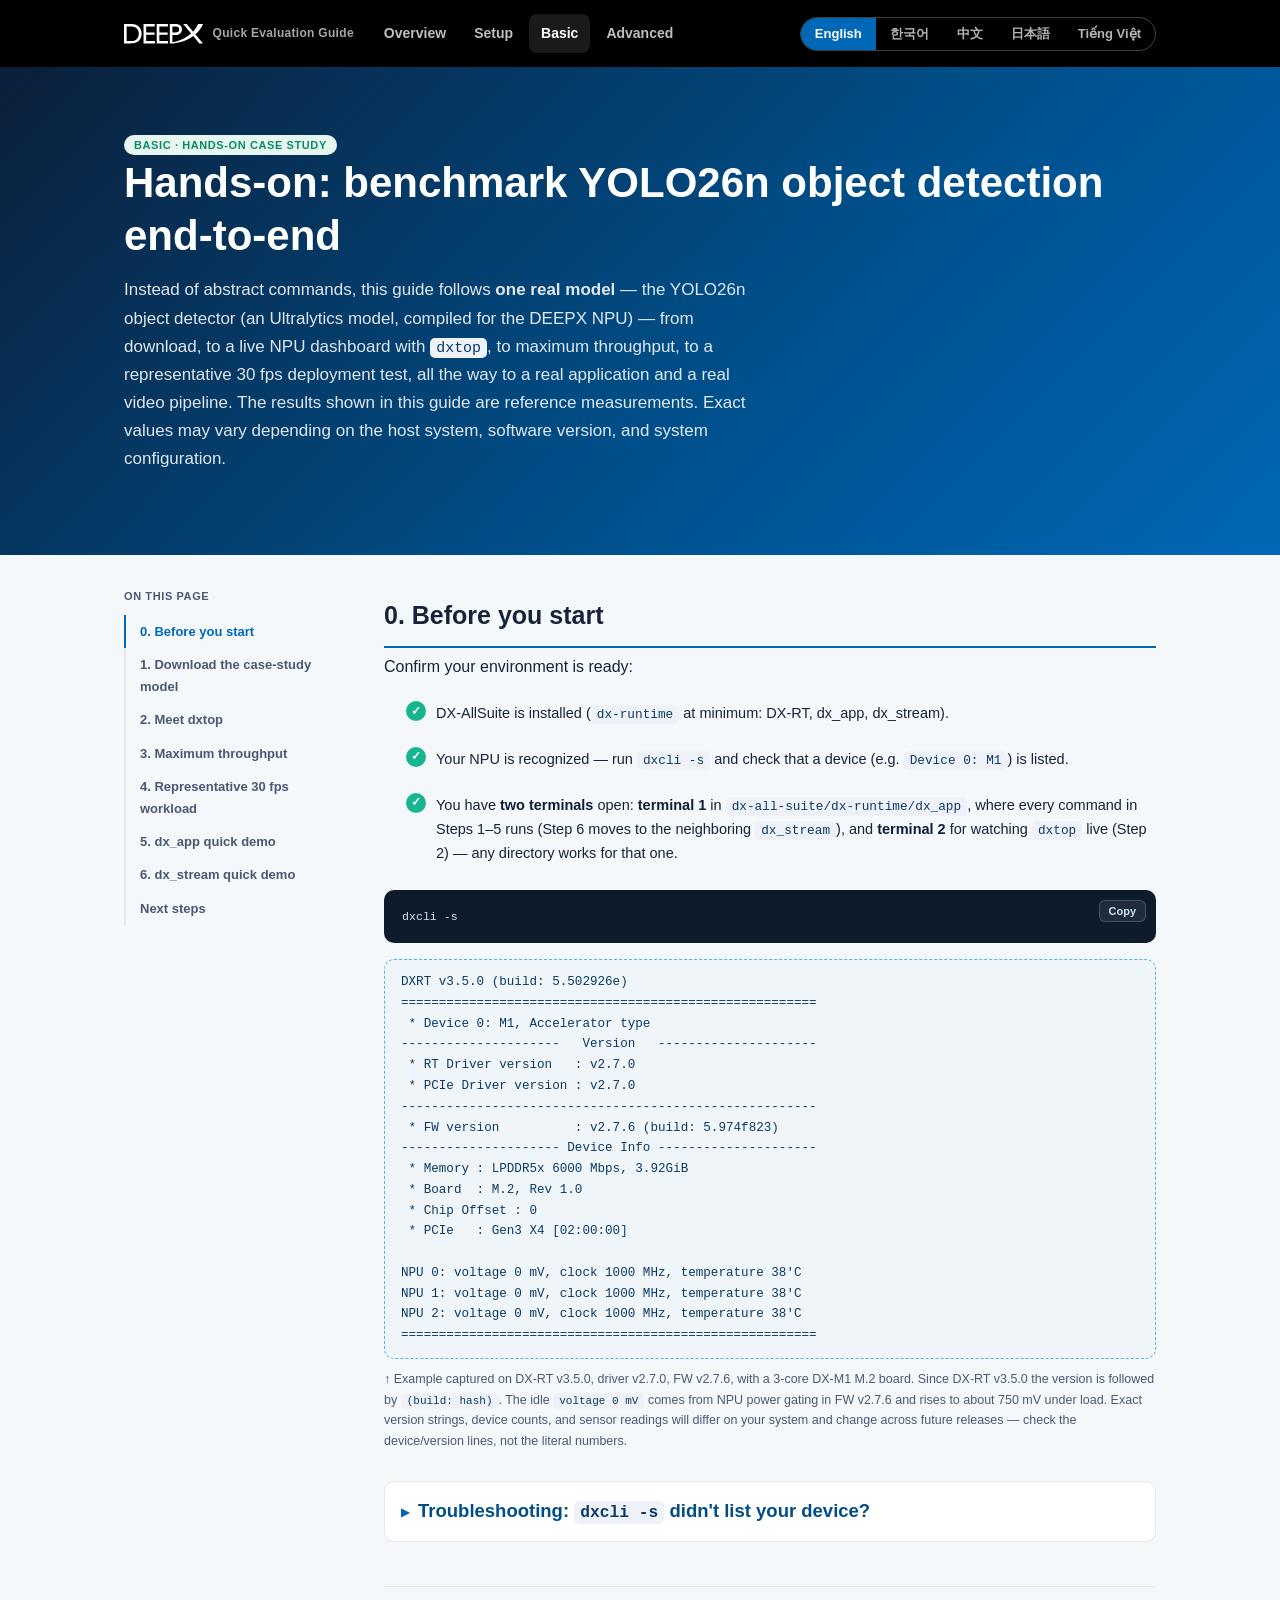
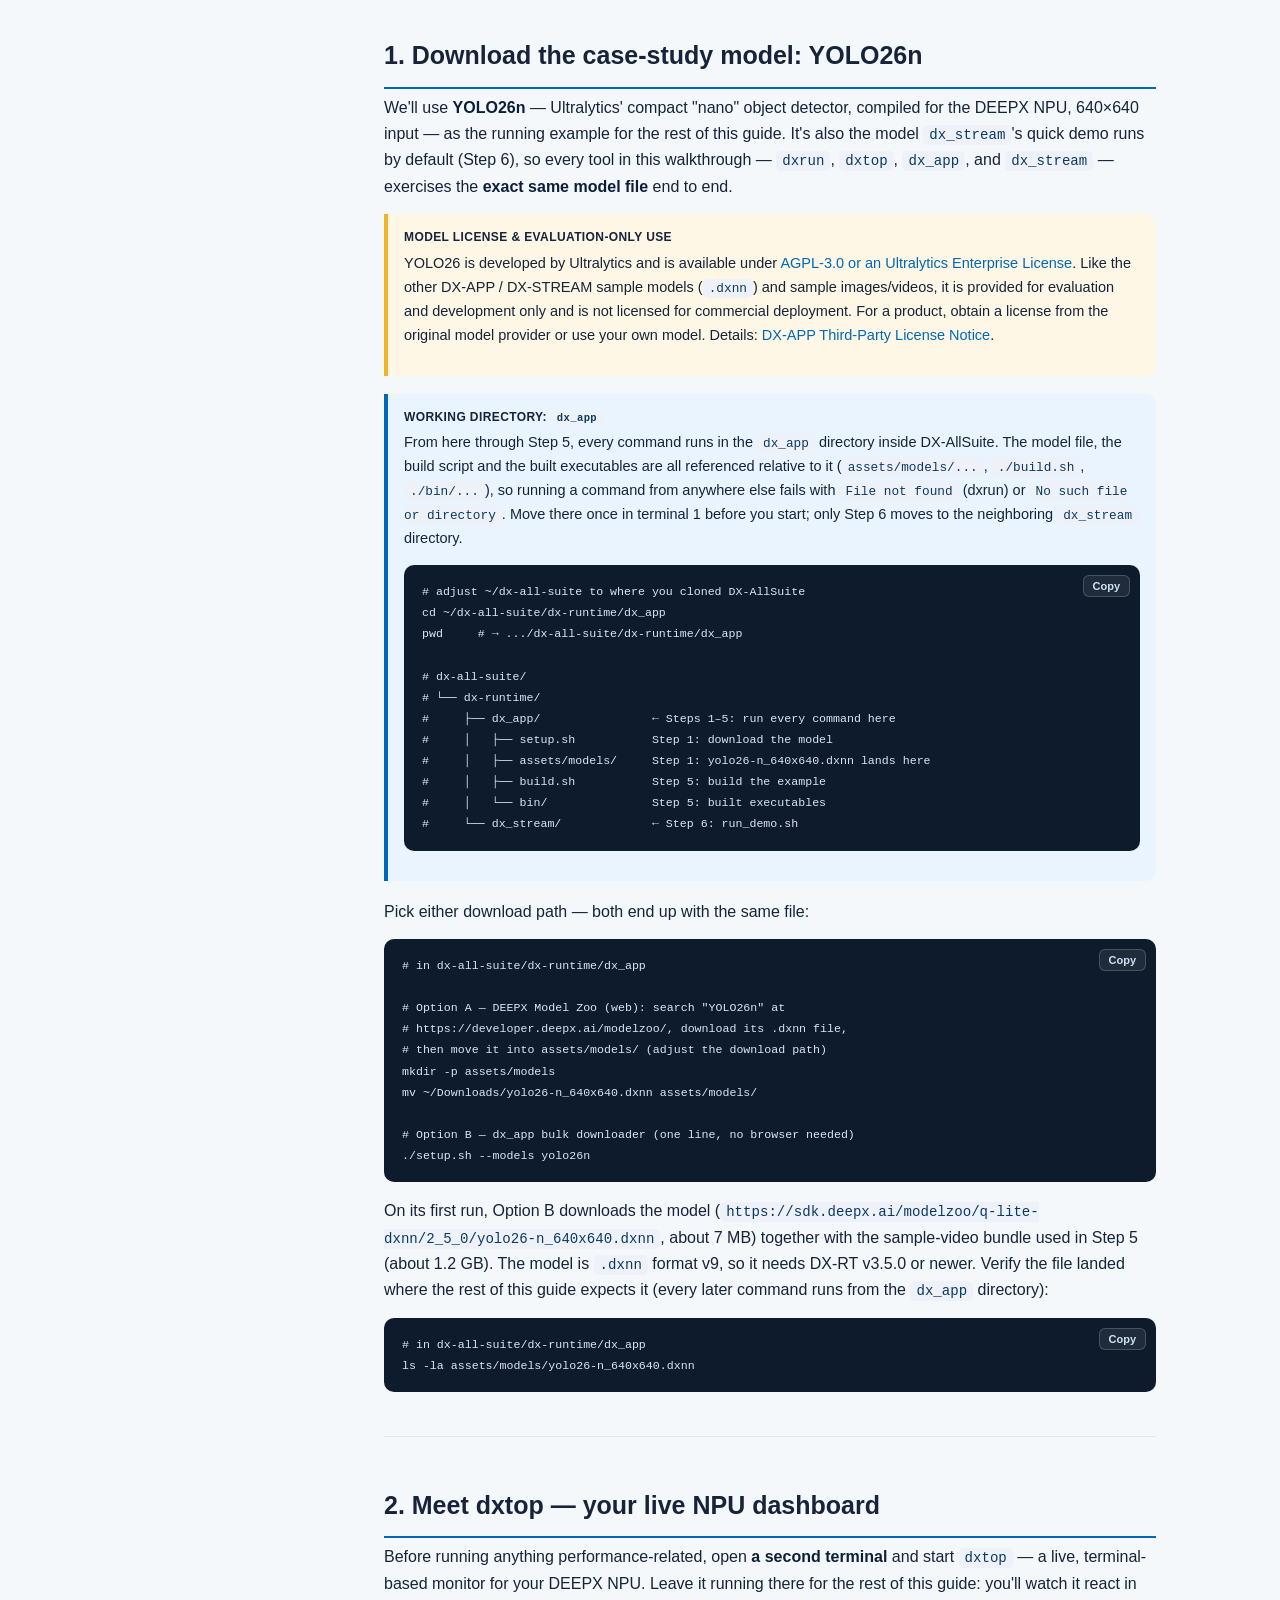
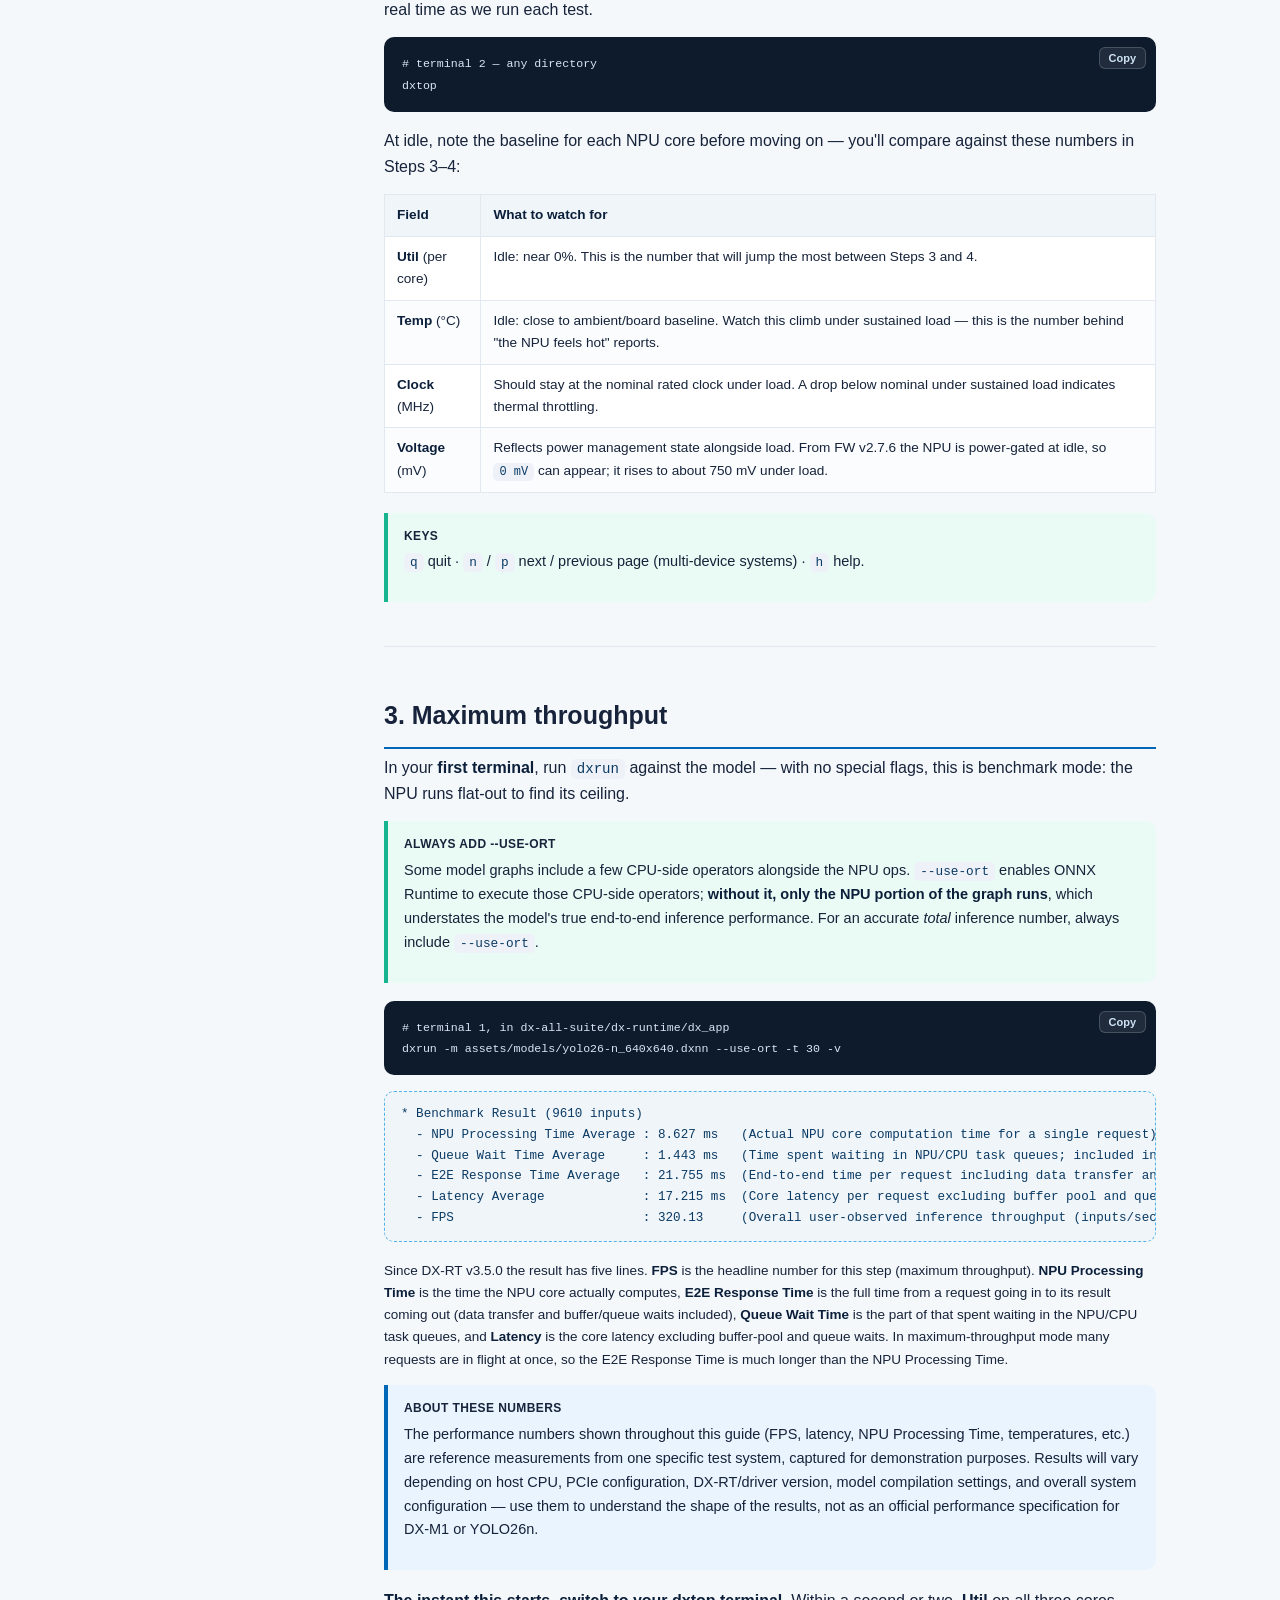
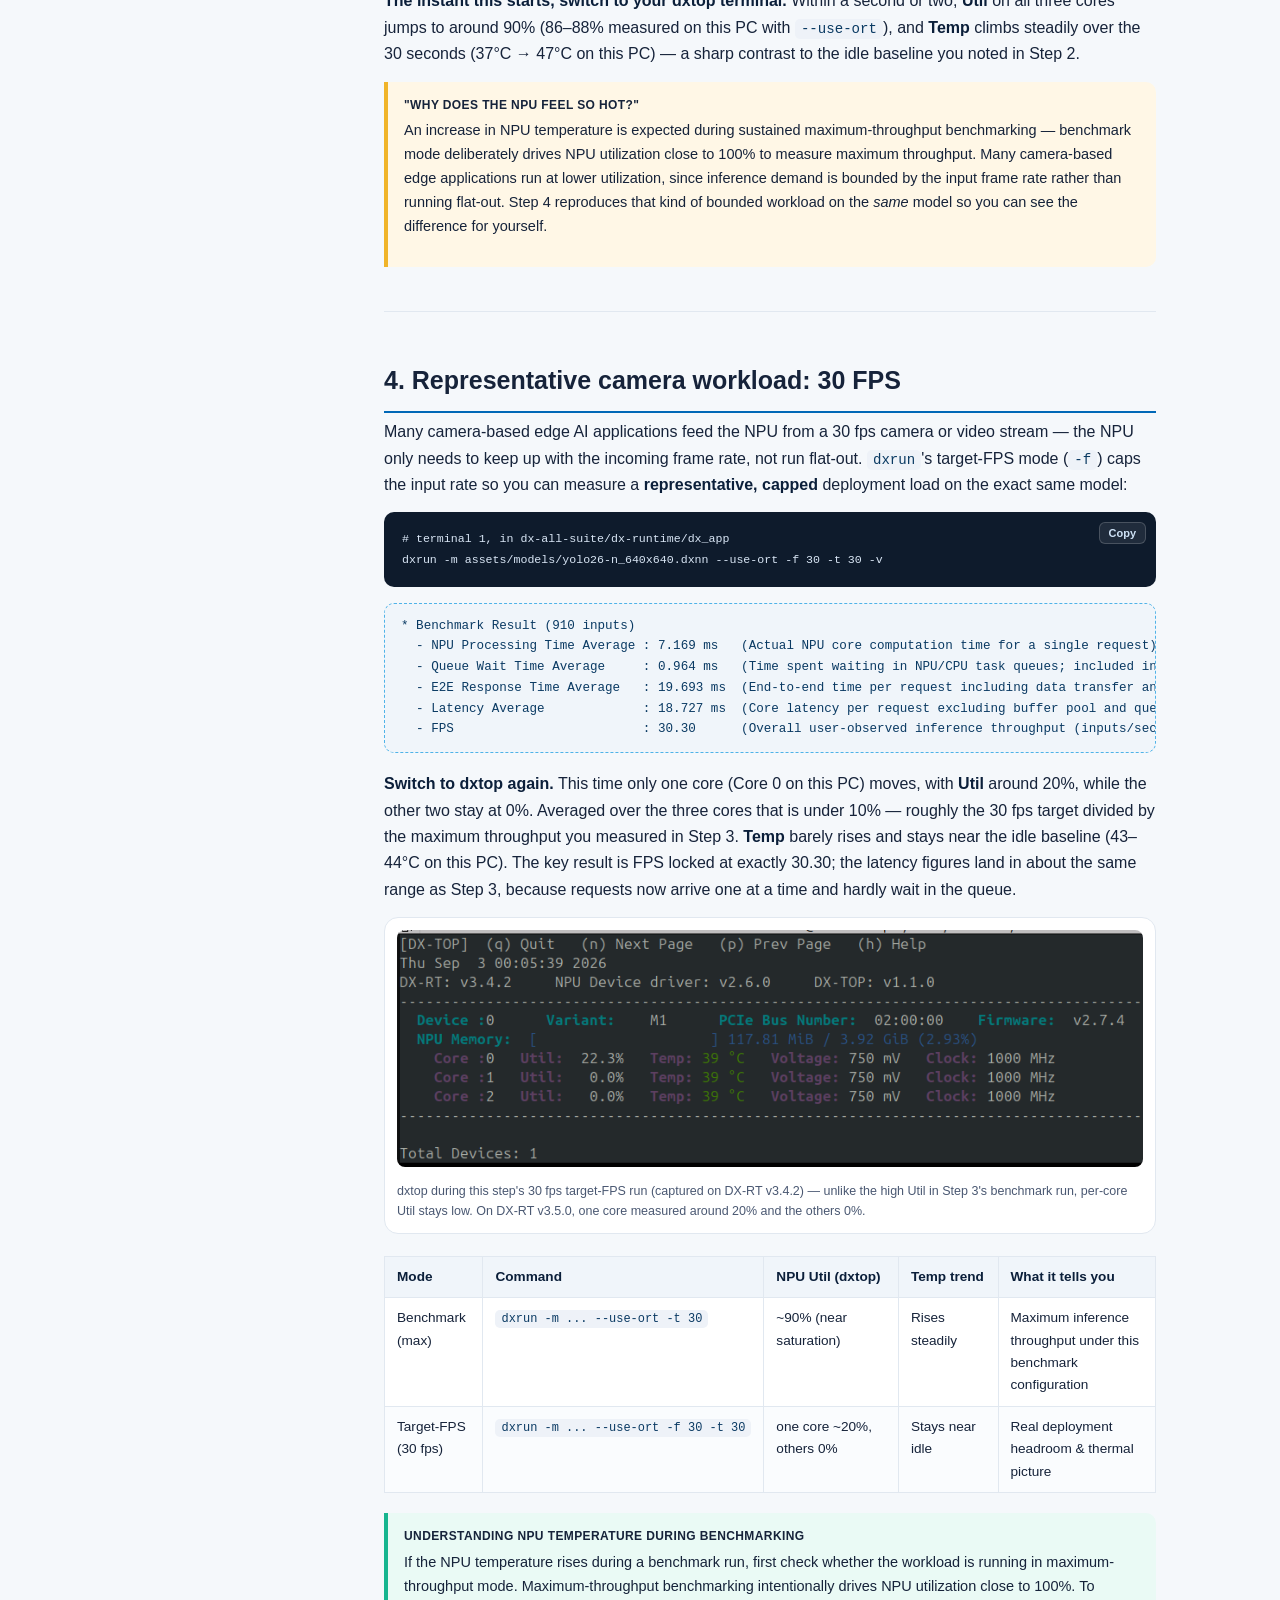
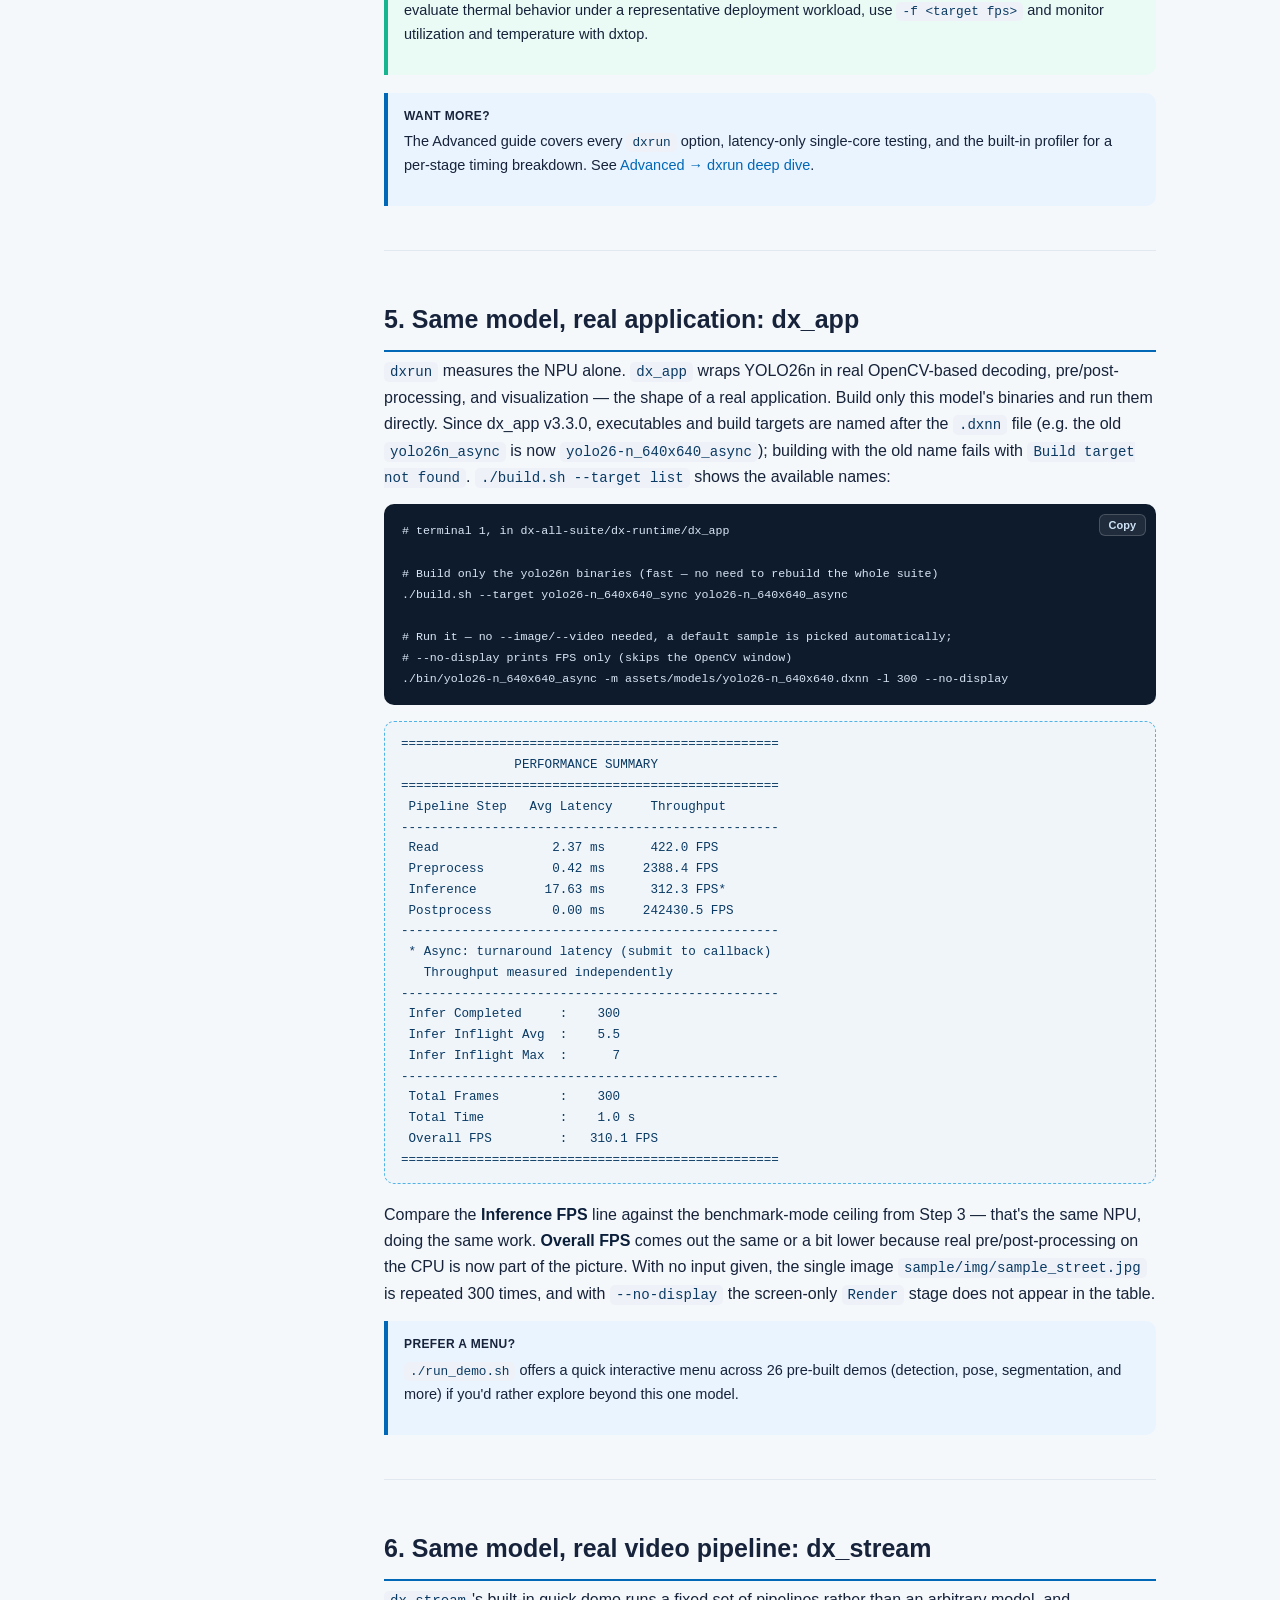
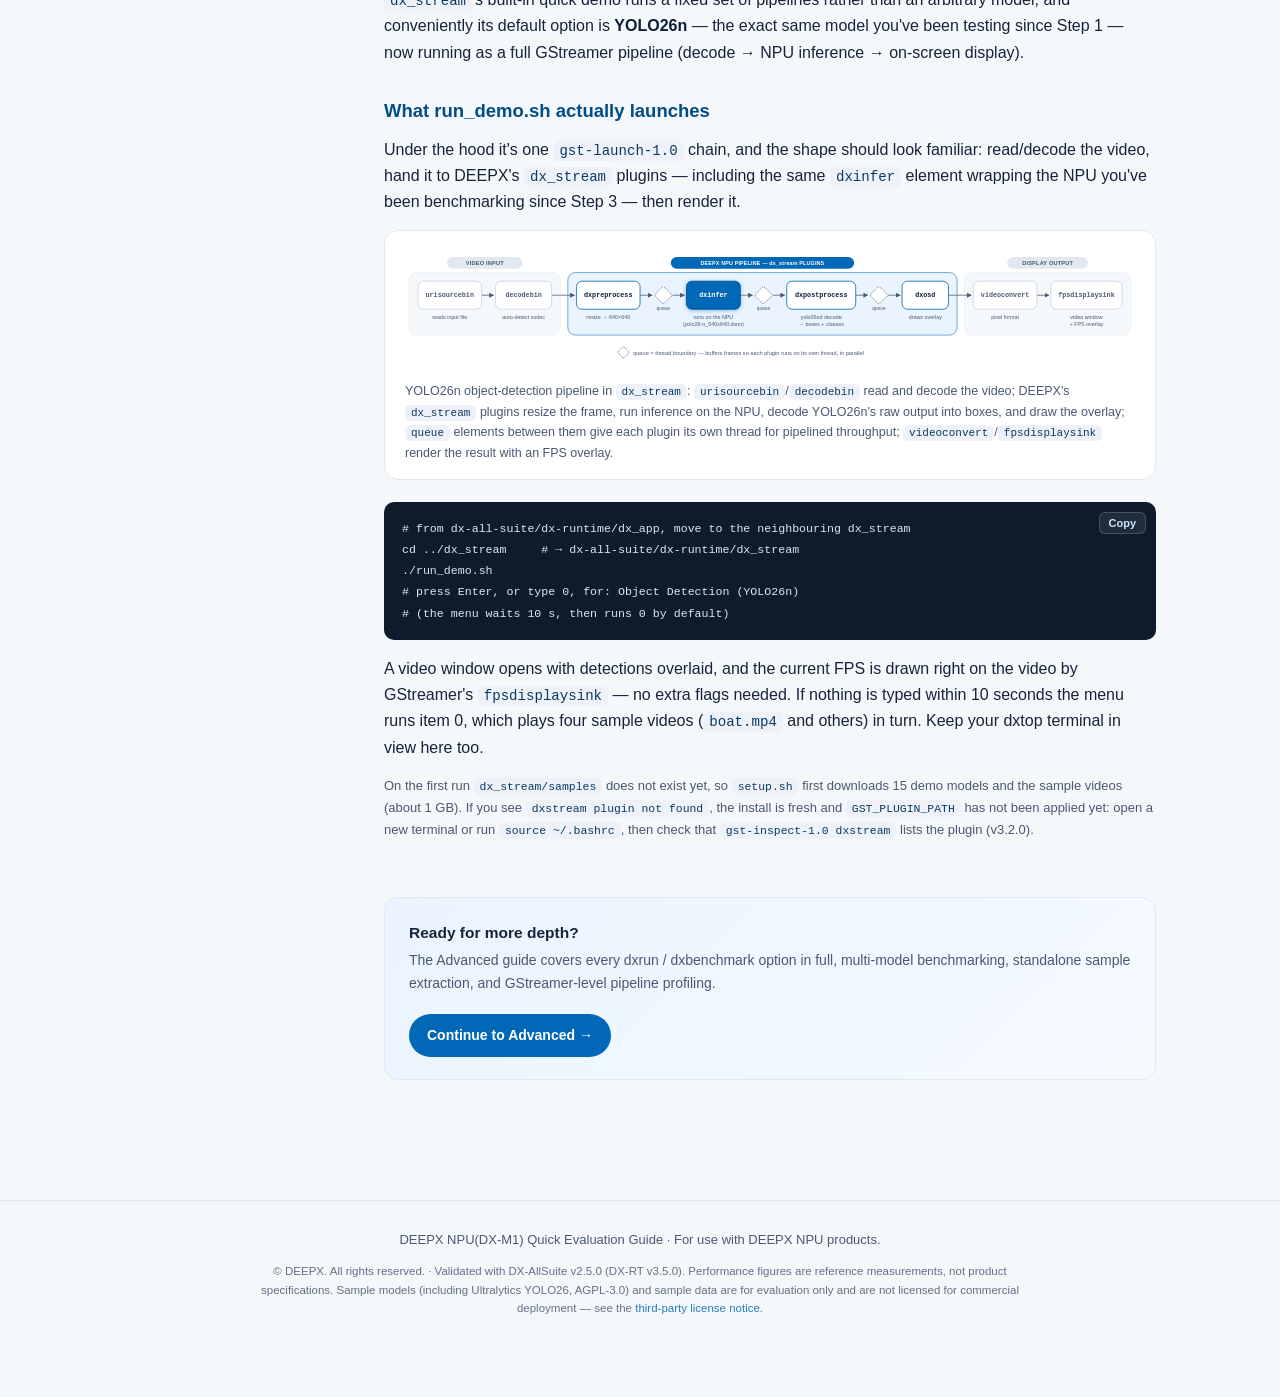
<file: basic.html>
<!DOCTYPE html>
<html lang="en" data-lang="en">
<head>
<meta charset="UTF-8">
<meta name="viewport" content="width=device-width, initial-scale=1.0">
<title>Basic — DEEPX NPU(DX-M1) Quick Evaluation Guide</title>
<link rel="stylesheet" href="assets/style.css">
</head>
<body>

<nav class="dx-nav">
  <div class="dx-nav__inner">
    <a class="dx-logo" href="index.html"><img class="dx-logo__mark" src="assets/Logo.svg" alt="DEEPX"><small>Quick Evaluation Guide</small></a>
    <div class="dx-nav__links">
      <a href="index.html">Overview</a>
      <a href="setup.html">Setup</a>
      <a href="basic.html">Basic</a>
      <a href="advanced.html">Advanced</a>
    </div>
    <div class="dx-lang-toggle">
      <button type="button" data-lang="en">English</button>
      <button type="button" data-lang="ko">한국어</button>
      <button type="button" data-lang="zh">中文</button>
      <button type="button" data-lang="ja">日本語</button>
      <button type="button" data-lang="vi">Tiếng Việt</button>
    </div>
  </div>
</nav>

<header class="dx-hero">
  <div class="dx-hero__inner">
    <span class="dx-tier-badge basic" data-lang-en>Basic · Hands-On Case Study</span>
    <span class="dx-tier-badge basic" data-lang-ko>Basic · 실습 예제</span>
    <span class="dx-tier-badge basic" data-lang-zh>Basic · 实战案例</span>
    <span class="dx-tier-badge basic" data-lang-ja>Basic · ハンズオン事例</span>
    <span class="dx-tier-badge basic" data-lang-vi>Basic · Thực hành theo case study</span>
    <h1 data-lang-en>Hands-on: benchmark YOLO26n object detection end-to-end</h1>
    <h1 data-lang-ko>실습: YOLO26n 객체 검출 모델 E2E 벤치마크</h1>
    <h1 data-lang-zh>实战：YOLO26n 目标检测端到端性能评测</h1>
    <h1 data-lang-ja>ハンズオン：YOLO26n 物体検出の E2E ベンチマーク</h1>
    <h1 data-lang-vi>Thực hành: benchmark toàn bộ quy trình object detection với YOLO26n</h1>
    <p data-lang-en>
      Instead of abstract commands, this guide follows <strong>one real model</strong>
      — the YOLO26n object detector (an Ultralytics model, compiled for the DEEPX NPU) — from download, to a live NPU dashboard
      with <code>dxtop</code>, to maximum throughput, to a representative 30&nbsp;fps
      deployment test, all the way to a real application and a real video pipeline.
      The results shown in this guide are reference measurements. Exact
      values may vary depending on the host system, software version, and
      system configuration.
    </p>
    <p data-lang-ko>
      추상적인 명령어 나열 대신 <strong>실제 모델 하나</strong>(DEEPX NPU용으로 컴파일한 Ultralytics YOLO26n 객체 검출 모델)를 따라가며 다운로드, <code>dxtop</code> 실시간 NPU 대시보드, 최대 처리량 측정, 대표적인 30fps 배포 테스트를 거쳐 실제 애플리케이션과 비디오 파이프라인 실행까지 진행합니다. 이 가이드의 결과는 참고용 측정치이며, 정확한 수치는 호스트 시스템, 소프트웨어 버전, 시스템 구성에 따라 달라질 수 있습니다.
    </p>
    <p data-lang-zh>本指南不罗列抽象命令，而是以<strong>一个真实模型</strong>（Ultralytics 的 YOLO26n 目标检测器，已为 DEEPX NPU 编译）为主线：从下载模型，到用 <code>dxtop</code> 查看实时 NPU 仪表盘，再到测试最大吞吐量、进行有代表性的 30&nbsp;fps 部署测试，最后延伸到真实应用和真实视频流水线。本指南中的结果均为参考测量值，具体数值可能因主机系统、软件版本和系统配置而异。</p>
    <p data-lang-ja>
      本ガイドでは、抽象的なコマンドを並べるのではなく、<strong>1 つの実際のモデル</strong>
      （DEEPX NPU 向けにコンパイルした Ultralytics の YOLO26n 物体検出モデル）を使って、ダウンロードから
      <code>dxtop</code> によるライブ NPU ダッシュボード、最大スループットの測定、
      代表的な 30&nbsp;fps でのデプロイテスト、さらに実際のアプリケーションと
      ビデオパイプラインまでを順に解説します。本ガイドに示す結果は参考測定値です。
      実際の値はホストシステム、ソフトウェアバージョン、システム構成によって
      異なる場合があります。
    </p>
    <p data-lang-vi>Thay vì đưa ra các lệnh chung chung, hướng dẫn này đi theo <strong>một model thực tế</strong> là YOLO26n, object detector của Ultralytics được biên dịch cho DEEPX NPU: từ khâu tải về, theo dõi NPU trực tiếp với <code>dxtop</code>, đo throughput tối đa, kiểm thử triển khai tiêu biểu ở 30&nbsp;fps, cho đến chạy trong một ứng dụng thực tế và một pipeline video thực tế. Kết quả trong hướng dẫn này là số đo tham khảo; giá trị cụ thể có thể khác tùy host system, phiên bản phần mềm và cấu hình hệ thống.</p>
  </div>
</header>

<div class="dx-shell">
  <aside class="dx-toc">
    <h4 data-lang-en>On this page</h4>
    <h4 data-lang-ko>목차</h4>
    <h4 data-lang-zh>目录</h4>
    <h4 data-lang-ja>目次</h4>
    <h4 data-lang-vi>Nội dung trang này</h4>
    <ol>
      <li><a href="#prereq" data-lang-en>0. Before you start</a><a href="#prereq-ko" data-lang-ko>0. 시작하기 전에</a><a href="#prereq-zh" data-lang-zh>0. 开始之前</a><a href="#prereq-ja" data-lang-ja>0. 始める前に</a>
<a href="#prereq-vi" data-lang-vi>0. Trước khi bắt đầu</a></li>
      <li><a href="#get-model" data-lang-en>1. Download the case-study model</a><a href="#get-model-ko" data-lang-ko>1. 실습 모델 다운로드</a><a href="#get-model-zh" data-lang-zh>1. 下载案例模型</a><a href="#get-model-ja" data-lang-ja>1. 実習用モデルのダウンロード</a>
<a href="#get-model-vi" data-lang-vi>1. Tải model dùng cho case study</a></li>
      <li><a href="#dxtop" data-lang-en>2. Meet dxtop</a><a href="#dxtop-ko" data-lang-ko>2. dxtop 알아보기</a><a href="#dxtop-zh" data-lang-zh>2. 认识 dxtop</a><a href="#dxtop-ja" data-lang-ja>2. dxtop の紹介</a>
<a href="#dxtop-vi" data-lang-vi>2. Làm quen với dxtop</a></li>
      <li><a href="#dxrun-max" data-lang-en>3. Maximum throughput</a><a href="#dxrun-max-ko" data-lang-ko>3. 최대 처리량 확인</a><a href="#dxrun-max-zh" data-lang-zh>3. 测试最大吞吐量</a><a href="#dxrun-max-ja" data-lang-ja>3. 最大スループット</a>
<a href="#dxrun-max-vi" data-lang-vi>3. Throughput tối đa</a></li>
      <li><a href="#dxrun-fps30" data-lang-en>4. Representative 30 fps workload</a><a href="#dxrun-fps30-ko" data-lang-ko>4. 대표 워크로드: 30fps</a><a href="#dxrun-fps30-zh" data-lang-zh>4. 代表性负载：30fps</a><a href="#dxrun-fps30-ja" data-lang-ja>4. 代表的な 30 fps ワークロード</a>
<a href="#dxrun-fps30-vi" data-lang-vi>4. Workload tiêu biểu 30 fps</a></li>
      <li><a href="#dx-app-quick" data-lang-en>5. dx_app quick demo</a><a href="#dx-app-quick-ko" data-lang-ko>5. dx_app 빠른 데모</a><a href="#dx-app-quick-zh" data-lang-zh>5. dx_app 快速演示</a><a href="#dx-app-quick-ja" data-lang-ja>5. dx_app クイックデモ</a>
<a href="#dx-app-quick-vi" data-lang-vi>5. Demo nhanh dx_app</a></li>
      <li><a href="#dx-stream-quick" data-lang-en>6. dx_stream quick demo</a><a href="#dx-stream-quick-ko" data-lang-ko>6. dx_stream 빠른 데모</a><a href="#dx-stream-quick-zh" data-lang-zh>6. dx_stream 快速演示</a><a href="#dx-stream-quick-ja" data-lang-ja>6. dx_stream クイックデモ</a>
<a href="#dx-stream-quick-vi" data-lang-vi>6. Demo nhanh dx_stream</a></li>
      <li><a href="#next" data-lang-en>Next steps</a><a href="#next" data-lang-ko>다음 단계</a><a href="#next" data-lang-zh>下一步</a><a href="#next" data-lang-ja>次のステップ</a>
<a href="#next" data-lang-vi>Bước tiếp theo</a></li>
    </ol>
  </aside>

  <main class="dx-main">

    <h2 id="prereq" data-lang-en>0. Before you start</h2>
    <h2 id="prereq-ko" data-lang-ko>0. 시작하기 전에</h2>
    <h2 id="prereq-zh" data-lang-zh>0. 开始之前</h2>
    <h2 id="prereq-ja" data-lang-ja>0. 始める前に</h2>
    <h2 id="prereq-vi" data-lang-vi>0. Trước khi bắt đầu</h2>
    <p data-lang-en>Confirm your environment is ready:</p>
    <p data-lang-ko>환경이 준비되었는지 먼저 확인하세요:</p>
    <p data-lang-zh>请先确认环境已准备就绪：</p>
    <p data-lang-ja>環境が準備できていることを確認します：</p>
    <p data-lang-vi>Kiểm tra môi trường đã sẵn sàng:</p>
    <ul class="dx-checklist">
      <li data-lang-en>DX-AllSuite is installed (<code>dx-runtime</code> at minimum: DX-RT, dx_app, dx_stream).</li>
      <li data-lang-ko>DX-AllSuite가 설치되어 있어야 합니다(최소 <code>dx-runtime</code>: DX-RT, dx_app, dx_stream).</li>
      <li data-lang-zh>已安装 DX-AllSuite（至少包含 <code>dx-runtime</code>：DX-RT、dx_app、dx_stream）。</li>
      <li data-lang-ja>DX-AllSuite がインストールされていること（最低限 <code>dx-runtime</code>：DX-RT、dx_app、dx_stream）。</li>
      <li data-lang-vi>DX-AllSuite đã được cài đặt (tối thiểu là <code>dx-runtime</code>: DX-RT, dx_app, dx_stream).</li>
      <li data-lang-en>Your NPU is recognized — run <code>dxcli -s</code> and check that a device (e.g. <code>Device 0: M1</code>) is listed.</li>
      <li data-lang-ko>NPU가 인식되어야 합니다. <code>dxcli -s</code>를 실행해 장치(예: <code>Device 0: M1</code>)가 표시되는지 확인하세요.</li>
      <li data-lang-zh>NPU 已被识别：运行 <code>dxcli -s</code>，确认列出了设备（如 <code>Device 0: M1</code>）。</li>
      <li data-lang-ja>NPU が認識されていること。<code>dxcli -s</code> を実行し、デバイス（例：<code>Device 0: M1</code>）が表示されることを確認してください。</li>
      <li data-lang-vi>NPU đã được nhận diện: chạy <code>dxcli -s</code> và kiểm tra có thiết bị (ví dụ <code>Device 0: M1</code>) trong danh sách.</li>
      <li data-lang-en>You have <strong>two terminals</strong> open: <strong>terminal 1</strong> in <code>dx-all-suite/dx-runtime/dx_app</code>, where every command in Steps 1–5 runs (Step 6 moves to the neighboring <code>dx_stream</code>), and <strong>terminal 2</strong> for watching <code>dxtop</code> live (Step 2) — any directory works for that one.</li>
      <li data-lang-ko><strong>터미널 2개</strong>를 열어 두세요. <strong>터미널 1</strong>은 <code>dx-all-suite/dx-runtime/dx_app</code> 디렉터리에서 1~5단계의 모든 명령을 실행하는 용도입니다(6단계만 옆의 <code>dx_stream</code>으로 이동). <strong>터미널 2</strong>는 2단계의 <code>dxtop</code>을 실시간으로 보는 용도이며, 디렉터리는 상관없습니다.</li>
      <li data-lang-zh>已打开<strong>两个终端</strong>：<strong>终端 1</strong> 位于 <code>dx-all-suite/dx-runtime/dx_app</code> 目录，第 1~5 步的所有命令都在此执行（第 6 步会切换到相邻的 <code>dx_stream</code> 目录）；<strong>终端 2</strong> 用于实时查看 <code>dxtop</code>（第 2 步），目录不限。</li>
      <li data-lang-ja><strong>2 つのターミナル</strong>を開いていること。<strong>ターミナル 1</strong> は <code>dx-all-suite/dx-runtime/dx_app</code> で開き、ステップ 1〜5 のすべてのコマンドをここで実行します（ステップ 6 では隣の <code>dx_stream</code> に移動）。<strong>ターミナル 2</strong> は <code>dxtop</code> をリアルタイムで監視するためのもので（ステップ 2）、ディレクトリは任意です。</li>
      <li data-lang-vi>Mở sẵn <strong>hai terminal</strong>: <strong>terminal 1</strong> tại <code>dx-all-suite/dx-runtime/dx_app</code> để chạy mọi lệnh ở Step 1–5 (Step 6 chuyển sang thư mục <code>dx_stream</code> bên cạnh), và <strong>terminal 2</strong> để theo dõi <code>dxtop</code> theo thời gian thực (Step 2), có thể mở ở thư mục bất kỳ.</li>
    </ul>
    <div class="dx-code-wrap">
<pre><code>dxcli -s</code></pre>
    </div>
    <div class="dx-output">DXRT v3.5.0 (build: 5.502926e)
=======================================================
 * Device 0: M1, Accelerator type
---------------------   Version   ---------------------
 * RT Driver version   : v2.7.0
 * PCIe Driver version : v2.7.0
-------------------------------------------------------
 * FW version          : v2.7.6 (build: 5.974f823)
--------------------- Device Info ---------------------
 * Memory : LPDDR5x 6000 Mbps, 3.92GiB
 * Board  : M.2, Rev 1.0
 * Chip Offset : 0
 * PCIe   : Gen3 X4 [02:00:00]

NPU 0: voltage 0 mV, clock 1000 MHz, temperature 38'C
NPU 1: voltage 0 mV, clock 1000 MHz, temperature 38'C
NPU 2: voltage 0 mV, clock 1000 MHz, temperature 38'C
=======================================================</div>
    <p data-lang-en style="font-size:12.5px;color:var(--dx-ink-soft);margin-top:-8px;">
      ↑ Example captured on DX-RT v3.5.0, driver v2.7.0, FW v2.7.6, with a 3-core DX-M1 M.2 board.
      Since DX-RT v3.5.0 the version is followed by <code>(build: hash)</code>. The idle
      <code>voltage 0 mV</code> comes from NPU power gating in FW v2.7.6 and rises to about 750 mV
      under load. Exact version strings, device counts, and sensor readings will differ on your system
      and change across future releases — check the device/version lines, not the literal numbers.
    </p>
    <p data-lang-ko style="font-size:12.5px;color:var(--dx-ink-soft);margin-top:-8px;">
      ↑ DX-RT v3.5.0, 드라이버 v2.7.0, FW v2.7.6, 3코어 DX-M1 M.2 보드 기준 예시 출력입니다. DX-RT v3.5.0부터 버전 뒤에 <code>(build: 해시)</code>가 붙습니다. 유휴 상태에서 <code>voltage 0 mV</code>로 표시되는 것은 FW v2.7.6의 NPU 전원 게이팅(power gating) 때문이며, 부하가 걸리면 750 mV 안팎으로 올라갑니다. 실제 버전 문자열, 장치 개수, 센서 값은 시스템마다 다르고 향후 릴리스에서 바뀔 수 있으므로, 숫자 자체보다 장치/버전 항목이 표시되는지 확인하세요.
    </p>
    <p data-lang-zh style="font-size:12.5px;color:var(--dx-ink-soft);margin-top:-8px;">↑ 以上示例采集自 DX-RT v3.5.0、驱动 v2.7.0、FW v2.7.6 环境下的 3 核 DX-M1 M.2 板卡。自 DX-RT v3.5.0 起，版本号后会附带 <code>(build: 哈希)</code>。空闲时显示 <code>voltage 0 mV</code> 是 FW v2.7.6 的 NPU 电源门控所致，有负载时会升至 750 mV 左右。实际的版本字符串、设备数量和传感器读数因系统而异，也会随后续版本变化，请检查设备/版本行是否正常，而非具体数值。</p>
    <p data-lang-ja style="font-size:12.5px;color:var(--dx-ink-soft);margin-top:-8px;">
      ↑ DX-RT v3.5.0、ドライバ v2.7.0、FW v2.7.6、3 コアの DX-M1 M.2 ボードで取得した出力例です。
      DX-RT v3.5.0 以降、バージョンの後に <code>(build: ハッシュ)</code> が付きます。アイドル時の
      <code>voltage 0 mV</code> は FW v2.7.6 の NPU 電源ゲーティングによるもので、負荷時には 750 mV 程度まで上がります。
      バージョン文字列、デバイス数、センサー値は環境によって異なり、今後のリリースでも変わる可能性があります。
      数値そのものではなく、デバイス行とバージョン行を確認してください。
    </p>
    <p data-lang-vi style="font-size:12.5px;color:var(--dx-ink-soft);margin-top:-8px;">↑ Ví dụ ghi trên DX-RT v3.5.0, driver v2.7.0, FW v2.7.6, board DX-M1 M.2 3 core. Từ DX-RT v3.5.0, số phiên bản có thêm <code>(build: hash)</code> phía sau. Giá trị <code>voltage 0 mV</code> khi idle là do tính năng NPU power gating của FW v2.7.6; khi có tải, giá trị này tăng lên khoảng 750 mV. Chuỗi phiên bản, số thiết bị và giá trị cảm biến trên hệ thống của bạn sẽ khác và có thể thay đổi ở các bản phát hành sau, vì vậy hãy kiểm tra các dòng device/version thay vì so từng con số.</p>

    <details class="dx-details">
      <summary>
        <span data-lang-en>Troubleshooting: <code>dxcli -s</code> didn't list your device?</span>
        <span data-lang-ko>문제 해결: <code>dxcli -s</code>에 디바이스가 보이지 않는 경우</span>
        <span data-lang-zh>故障排查：<code>dxcli -s</code> 未列出设备？</span>
        <span data-lang-ja>トラブルシューティング：<code>dxcli -s</code> にデバイスが表示されない場合</span>
        <span data-lang-vi>Xử lý sự cố: <code>dxcli -s</code> không liệt kê thiết bị</span>
      </summary>
      <div class="dx-details-body">
        <p data-lang-en>Work through these checks in order — each one tests a layer below the previous one, so the first check that fails is where the problem actually is. All of them are read-only.</p>
        <p data-lang-ko>아래 항목을 순서대로 확인하세요. 각 항목은 앞 항목보다 한 단계 아래 계층을 점검하므로, 처음 실패하는 항목이 실제 문제 지점입니다. 모두 읽기 전용 명령입니다.</p>
        <p data-lang-zh>请按顺序逐项检查。每项检查都比上一项更底层，因此第一个失败的检查就是问题所在。以下命令均为只读。</p>
        <p data-lang-ja>以下の項目を順番に確認してください。各項目は前の項目より 1 つ下のレイヤーを確認するため、最初に失敗した項目が実際の問題箇所です。いずれも読み取り専用のコマンドです。</p>
        <p data-lang-vi>Thực hiện lần lượt các mục kiểm tra sau. Mỗi mục kiểm tra một tầng thấp hơn mục trước, nên mục đầu tiên không đạt chính là nơi phát sinh sự cố. Tất cả đều là lệnh chỉ đọc.</p>
        <h4 data-lang-en>1. Is the card visible to the host at all?</h4>
        <h4 data-lang-ko>1. 호스트에서 카드가 보이나요?</h4>
        <h4 data-lang-zh>1. 主机能否识别板卡？</h4>
        <h4 data-lang-ja>1. ホストがカードを認識しているか</h4>
        <h4 data-lang-vi>1. Kiểm tra host có nhận card không</h4>
        <div class="dx-code-wrap">
<pre><code>lspci | grep acc</code></pre>
        </div>
        <p data-lang-en>Expected: a line reading <code>Processing accelerators: DEEPX ...</code>. If nothing is printed, the host does not see the card and no software fix will help — reseat the M.2 / PCIe module, check that the carrier board is powered, and confirm the slot is enabled in BIOS/firmware. Everything below assumes this line appears.</p>
        <p data-lang-ko>예상 출력: <code>Processing accelerators: DEEPX ...</code> 형태의 줄. 아무것도 출력되지 않으면 호스트가 카드를 인식하지 못하는 상태이므로 소프트웨어로는 해결할 수 없습니다. M.2 / PCIe 모듈을 다시 장착하고, 캐리어 보드에 전원이 들어오는지, BIOS/펌웨어에서 해당 슬롯이 활성화되어 있는지 확인하세요. 아래 항목은 모두 이 줄이 보인다는 전제입니다.</p>
        <p data-lang-zh>预期输出：一行 <code>Processing accelerators: DEEPX ...</code>。如无任何输出，说明主机无法识别板卡，软件层面无法解决：请重新插拔 M.2 / PCIe 模块，检查载板是否通电，并确认 BIOS/固件中已启用该插槽。以下检查均以此行正常显示为前提。</p>
        <p data-lang-ja>期待される出力：<code>Processing accelerators: DEEPX ...</code> という行。何も表示されない場合はホストがカードを認識しておらず、ソフトウェアでは解決できません。M.2 / PCIe モジュールを挿し直し、キャリアボードに電源が供給されていること、BIOS/ファームウェアでスロットが有効になっていることを確認してください。以降の項目は、この行が表示されることを前提としています。</p>
        <p data-lang-vi>Kết quả mong đợi: một dòng <code>Processing accelerators: DEEPX ...</code>. Nếu không có gì được in ra, host hoàn toàn không thấy card và không thể khắc phục bằng phần mềm: hãy cắm lại module M.2 / PCIe, kiểm tra carrier board đã được cấp nguồn và xác nhận slot đã được bật trong BIOS/firmware. Các mục bên dưới đều giả định dòng này đã xuất hiện.</p>
        <h4 data-lang-en>2. Is the kernel driver loaded?</h4>
        <h4 data-lang-ko>2. 커널 드라이버가 로드되어 있나요?</h4>
        <h4 data-lang-zh>2. 内核驱动是否已加载？</h4>
        <h4 data-lang-ja>2. カーネルドライバがロードされているか</h4>
        <h4 data-lang-vi>2. Kiểm tra kernel driver đã được nạp</h4>
        <div class="dx-code-wrap">
<pre><code>lsmod | grep dxrt</code></pre>
        </div>
        <p data-lang-en>Expected: <code>dxrt_driver</code> and <code>dx_dma</code>. If they are missing, the driver is either not installed or failed to build and load. By far the most common cause: <strong>the host kernel was updated and the DKMS module was never rebuilt against it</strong> — everything worked yesterday and stopped after a reboot. Reinstalling the <code>dxrt-driver-dkms</code> package rebuilds it for the running kernel. <code>dmesg | grep -i dxrt</code> usually names the reason directly.</p>
        <p data-lang-ko>예상 출력: <code>dxrt_driver</code>와 <code>dx_dma</code>. 보이지 않으면 드라이버가 설치되지 않았거나 빌드/로드에 실패한 것입니다. 가장 흔한 원인은 <strong>호스트 커널이 업데이트되었는데 DKMS 모듈을 새 커널에 맞춰 다시 빌드하지 않은 경우</strong>로, 어제까지 잘 되다가 재부팅 후 갑자기 안 되는 전형적인 사례입니다. <code>dxrt-driver-dkms</code> 패키지를 다시 설치하면 현재 커널에 맞게 재빌드됩니다. 실패 원인은 대개 <code>dmesg | grep -i dxrt</code>에 그대로 나옵니다.</p>
        <p data-lang-zh>预期输出：<code>dxrt_driver</code> 和 <code>dx_dma</code>。如未显示，说明驱动未安装，或构建/加载失败。最常见的原因是<strong>主机内核已更新，但 DKMS 模块未针对新内核重新构建</strong>：昨天还正常，重启后就失效了。重新安装 <code>dxrt-driver-dkms</code> 软件包即可针对当前内核重新构建。<code>dmesg | grep -i dxrt</code> 通常会直接显示原因。</p>
        <p data-lang-ja>期待される出力：<code>dxrt_driver</code> と <code>dx_dma</code>。表示されない場合は、ドライバが未インストールか、ビルドまたはロードに失敗しています。最も多い原因は、<strong>ホストのカーネルが更新されたのに DKMS モジュールが再ビルドされていない</strong>ことです。前日まで動作していたのに再起動後に動かなくなる、というのが典型的な症状です。<code>dxrt-driver-dkms</code> パッケージを再インストールすると、実行中のカーネル向けに再ビルドされます。原因は通常 <code>dmesg | grep -i dxrt</code> の出力に直接示されます。</p>
        <p data-lang-vi>Kết quả mong đợi: <code>dxrt_driver</code> và <code>dx_dma</code>. Nếu thiếu, driver chưa được cài hoặc build/nạp không thành công. Nguyên nhân phổ biến nhất: <strong>kernel của host đã được cập nhật nhưng module DKMS chưa được build lại cho kernel mới</strong>, tức là hôm qua vẫn chạy bình thường nhưng sau khi reboot thì ngừng hoạt động. Cài lại gói <code>dxrt-driver-dkms</code> để build lại module cho kernel đang chạy. <code>dmesg | grep -i dxrt</code> thường cho biết trực tiếp nguyên nhân.</p>
        <h4 data-lang-en>3. Do the device nodes exist?</h4>
        <h4 data-lang-ko>3. 디바이스 노드가 생성되어 있나요?</h4>
        <h4 data-lang-zh>3. 设备节点是否已创建？</h4>
        <h4 data-lang-ja>3. デバイスノードが存在するか</h4>
        <h4 data-lang-vi>3. Kiểm tra device node</h4>
        <div class="dx-code-wrap">
<pre><code>ls /dev/dxrt*</code></pre>
        </div>
        <p data-lang-en>Expected: <code>/dev/dxrt0</code>, one node per device. If step 1 saw the card and step 2 showed the modules but there is no node here, the driver loaded but failed to probe the device. <code>dmesg | tail -50</code> immediately after a reboot is where the reason shows up.</p>
        <p data-lang-ko>예상 출력: <code>/dev/dxrt0</code>(디바이스당 노드 하나). 1번에서 카드가 보이고 2번에서 모듈도 확인했는데 노드가 없다면, 드라이버는 로드되었지만 디바이스 probe에 실패한 것입니다. 재부팅 직후 <code>dmesg | tail -50</code>에서 원인을 확인할 수 있습니다.</p>
        <p data-lang-zh>预期输出：<code>/dev/dxrt0</code>，每个设备对应一个节点。如果第 1 步能看到板卡、第 2 步模块也已加载，但这里没有节点，说明驱动已加载，但设备 probe 失败。重启后立即执行 <code>dmesg | tail -50</code> 即可查看原因。</p>
        <p data-lang-ja>期待される出力：<code>/dev/dxrt0</code>（デバイスごとに 1 つ）。1 でカードが認識され、2 でモジュールも表示されたのにノードがない場合は、ドライバはロードされたもののデバイスの probe に失敗しています。原因は再起動直後の <code>dmesg | tail -50</code> で確認できます。</p>
        <p data-lang-vi>Kết quả mong đợi: <code>/dev/dxrt0</code>, mỗi thiết bị một node. Nếu bước 1 đã thấy card và bước 2 đã thấy các module nhưng ở đây không có node nào, driver đã được nạp nhưng probe thiết bị không thành công. Chạy <code>dmesg | tail -50</code> ngay sau khi reboot để xem nguyên nhân.</p>
        <h4 data-lang-en>4. Is the runtime service running?</h4>
        <h4 data-lang-ko>4. 런타임 서비스가 동작 중인가요?</h4>
        <h4 data-lang-zh>4. 运行时服务是否在运行？</h4>
        <h4 data-lang-ja>4. ランタイムサービスが動作しているか</h4>
        <h4 data-lang-vi>4. Kiểm tra runtime service</h4>
        <div class="dx-code-wrap">
<pre><code>systemctl status dxrt.service</code></pre>
        </div>
        <p data-lang-en>Expected: <code>active (running)</code>. If it is inactive or failed, restart it with <code>sudo systemctl restart dxrt.service</code> and run <code>dxcli -s</code> again. <code>journalctl -u dxrt.service -b</code> has the reason when it refuses to start.</p>
        <p data-lang-ko>예상 출력: <code>active (running)</code>. inactive나 failed 상태라면 <code>sudo systemctl restart dxrt.service</code>로 재시작한 뒤 <code>dxcli -s</code>를 다시 실행하세요. 서비스가 시작되지 않으면 <code>journalctl -u dxrt.service -b</code>에서 원인을 확인할 수 있습니다.</p>
        <p data-lang-zh>预期输出：<code>active (running)</code>。如为 inactive 或 failed 状态，请执行 <code>sudo systemctl restart dxrt.service</code> 重启服务，再重新运行 <code>dxcli -s</code>。服务无法启动时，可在 <code>journalctl -u dxrt.service -b</code> 中查看原因。</p>
        <p data-lang-ja>期待される出力：<code>active (running)</code>。inactive または failed の場合は <code>sudo systemctl restart dxrt.service</code> で再起動し、もう一度 <code>dxcli -s</code> を実行してください。サービスが起動しない場合、原因は <code>journalctl -u dxrt.service -b</code> で確認できます。</p>
        <p data-lang-vi>Kết quả mong đợi: <code>active (running)</code>. Nếu trạng thái là inactive hoặc failed, khởi động lại bằng <code>sudo systemctl restart dxrt.service</code> rồi chạy lại <code>dxcli -s</code>. Nếu service không khởi động được, xem nguyên nhân bằng <code>journalctl -u dxrt.service -b</code>.</p>
        <h4 data-lang-en>5. Getting <code>dxcli: command not found</code>?</h4>
        <h4 data-lang-ko>5. <code>dxcli: command not found</code> 오류가 나는 경우</h4>
        <h4 data-lang-zh>5. 出现 <code>dxcli: command not found</code>？</h4>
        <h4 data-lang-ja>5. <code>dxcli: command not found</code> と表示される場合</h4>
        <h4 data-lang-vi>5. Lỗi <code>dxcli: command not found</code></h4>
        <p data-lang-en>That is a different failure: the device may well be fine, but the runtime is not installed or is not on your <code>PATH</code>. <code>dxcli</code> ships with the DX-RT runtime package (<code>libdxrt-bin</code>). Installation is outside this guide's scope — see the <a href="setup.html">setup guide</a>.</p>
        <p data-lang-ko>이 경우는 다른 문제입니다. 디바이스는 정상일 수 있지만 런타임이 설치되지 않았거나 <code>PATH</code>에 없는 상태입니다. <code>dxcli</code>는 DX-RT 런타임 패키지(<code>libdxrt-bin</code>)에 포함되어 있습니다. 설치는 이 가이드의 범위가 아니므로 <a href="setup.html">설치 가이드</a>를 참고하세요.</p>
        <p data-lang-zh>这属于另一类问题：设备本身可能完全正常，但运行时未安装，或不在 <code>PATH</code> 中。<code>dxcli</code> 随 DX-RT 运行时软件包（<code>libdxrt-bin</code>）一起提供。安装过程不在本指南范围内，请参阅<a href="setup.html">安装指南</a>。</p>
        <p data-lang-ja>これは別の種類の問題です。デバイスは正常である可能性が高く、ランタイムが未インストールか、<code>PATH</code> に含まれていません。<code>dxcli</code> は DX-RT ランタイムパッケージ（<code>libdxrt-bin</code>）に含まれています。インストール手順は本ガイドの対象外です。<a href="setup.html">セットアップガイド</a>を参照してください。</p>
        <p data-lang-vi>Đây là lỗi khác: thiết bị có thể vẫn bình thường, nhưng runtime chưa được cài hoặc không có trong <code>PATH</code>. <code>dxcli</code> nằm trong gói runtime DX-RT (<code>libdxrt-bin</code>). Việc cài đặt nằm ngoài phạm vi hướng dẫn này; xem <a href="setup.html">hướng dẫn cài đặt</a>.</p>
        <h4 data-lang-en>6. The device is listed, but something later fails</h4>
        <h4 data-lang-ko>6. 디바이스는 보이지만 이후 단계에서 실패하는 경우</h4>
        <h4 data-lang-zh>6. 设备已列出，但后续步骤失败</h4>
        <h4 data-lang-ja>6. デバイスは表示されるが、後の手順で失敗する場合</h4>
        <h4 data-lang-vi>6. Thiết bị có trong danh sách nhưng các bước sau bị lỗi</h4>
        <p data-lang-en>If <code>dxcli -s</code> prints the device yet models fail to load or behave oddly, compare the three version lines in its output against each other: <code>RT Driver version</code>, <code>PCIe Driver version</code>, and <code>FW version</code>. DX-RT v3.5.0 requires driver/PCIe driver v2.7.0 or newer and NPU FW v2.7.6 or newer (<code>dxcli -v</code> prints the minimums). The runtime itself may also be outdated: latest Model Zoo (2_5_0) <code>.dxnn</code> files are format v9 and do not load on DX-RT below v3.5.0, and the Python <code>dx_engine</code> raises <code>RuntimeError</code> on import when its major.minor version differs from the installed <code>libdxrt.so</code>. Outdated M.2 firmware is a known cause of API compatibility problems; firmware is upgraded with the service stopped:</p>
        <p data-lang-ko><code>dxcli -s</code>에 디바이스가 표시되는데도 모델 로드가 실패하거나 동작이 이상하다면, 출력의 버전 세 줄(<code>RT Driver version</code>, <code>PCIe Driver version</code>, <code>FW version</code>)이 서로 맞는지 비교하세요. DX-RT v3.5.0에는 드라이버/PCIe 드라이버 v2.7.0 이상, NPU FW v2.7.6 이상이 필요합니다(최소 버전은 <code>dxcli -v</code>로 확인). 런타임이 오래된 버전일 수도 있습니다. 최신 Model Zoo(2_5_0)의 <code>.dxnn</code>은 포맷 v9이므로 DX-RT v3.5.0 미만에서는 로드되지 않으며, Python <code>dx_engine</code>은 설치된 <code>libdxrt.so</code>와 major.minor 버전이 다르면 import 시 <code>RuntimeError</code>가 발생합니다. 오래된 M.2 펌웨어는 API 호환성 문제를 일으키는 것으로 알려져 있으며, 펌웨어는 서비스를 정지한 상태에서 업그레이드합니다:</p>
        <p data-lang-zh>如果 <code>dxcli -s</code> 能列出设备，但模型加载失败或行为异常，请对照检查输出中的三行版本信息：<code>RT Driver version</code>、<code>PCIe Driver version</code> 和 <code>FW version</code>。DX-RT v3.5.0 要求驱动/PCIe 驱动 v2.7.0 或更高、NPU FW v2.7.6 或更高（<code>dxcli -v</code> 可显示最低版本要求）。也可能是运行时过旧：最新 Model Zoo（2_5_0）的 <code>.dxnn</code> 文件为格式 v9，DX-RT v3.5.0 以下版本无法加载；此外，如果 Python <code>dx_engine</code> 与已安装的 <code>libdxrt.so</code> 的 major.minor 版本不一致，import 时会抛出 <code>RuntimeError</code>。M.2 固件过旧已知会导致 API 兼容性问题；升级固件时需先停止服务：</p>
        <p data-lang-ja><code>dxcli -s</code> でデバイスは表示されるものの、モデルのロードに失敗する、または動作がおかしい場合は、出力にある 3 つのバージョン行（<code>RT Driver version</code>、<code>PCIe Driver version</code>、<code>FW version</code>）を照合してください。DX-RT v3.5.0 には、ドライバ/PCIe ドライバ v2.7.0 以降と NPU FW v2.7.6 以降が必要です（最小バージョンは <code>dxcli -v</code> で確認できます）。ランタイム側が古い可能性もあります。最新の Model Zoo（2_5_0）の <code>.dxnn</code> ファイルはフォーマット v9 のため、v3.5.0 より前の DX-RT ではロードできません。また、Python の <code>dx_engine</code> は、インストール済みの <code>libdxrt.so</code> と major.minor バージョンが異なると、import 時に <code>RuntimeError</code> を送出します。M.2 ファームウェアが古いと API 互換性の問題が発生することが知られています。ファームウェアはサービスを停止した状態で更新します：</p>
        <p data-lang-vi>Nếu <code>dxcli -s</code> hiển thị thiết bị nhưng model không nạp được hoặc chạy bất thường, hãy đối chiếu ba dòng phiên bản trong output: <code>RT Driver version</code>, <code>PCIe Driver version</code> và <code>FW version</code>. DX-RT v3.5.0 yêu cầu driver/PCIe driver v2.7.0 trở lên và NPU FW v2.7.6 trở lên (<code>dxcli -v</code> in ra các phiên bản tối thiểu). Cũng có thể runtime đã cũ: các file <code>.dxnn</code> mới nhất của Model Zoo (2_5_0) dùng định dạng v9 và không nạp được trên DX-RT dưới v3.5.0, còn <code>dx_engine</code> của Python sẽ báo <code>RuntimeError</code> khi import nếu phiên bản major.minor khác với <code>libdxrt.so</code> đã cài. Firmware M.2 cũ là nguyên nhân đã biết gây lỗi tương thích API; cần dừng service trước khi nâng cấp firmware:</p>
        <div class="dx-code-wrap">
<pre><code>sudo systemctl stop dxrt.service
dxcli -u fw.bin
sudo systemctl start dxrt.service</code></pre>
        </div>
        <p data-lang-en>The latest firmware images are published at <a href="https://github.com/DEEPX-AI/dx_fw" target="_blank" rel="noopener">github.com/DEEPX-AI/dx_fw</a> (in DX-AllSuite: <code>dx-runtime/dx_fw</code>). Use the image that matches your module — DX-M1 M.2 uses <code>m1/2.7.6/mdot2/fw.bin</code> and DX-M1M uses <code>m1m/2.7.6/mdot2/fw.bin</code>. Before updating, <code>dxcli -g fw.bin</code> shows the image's board type and version.</p>
        <p data-lang-ko>최신 펌웨어 이미지는 <a href="https://github.com/DEEPX-AI/dx_fw" target="_blank" rel="noopener">github.com/DEEPX-AI/dx_fw</a>에서 받을 수 있습니다(DX-AllSuite에서는 <code>dx-runtime/dx_fw</code>). 모듈에 맞는 이미지를 사용하세요. DX-M1 M.2는 <code>m1/2.7.6/mdot2/fw.bin</code>, DX-M1M은 <code>m1m/2.7.6/mdot2/fw.bin</code>을 사용합니다. 업데이트 전에 <code>dxcli -g fw.bin</code>으로 이미지의 보드 타입과 버전을 확인할 수 있습니다.</p>
        <p data-lang-zh>最新固件镜像发布在 <a href="https://github.com/DEEPX-AI/dx_fw" target="_blank" rel="noopener">github.com/DEEPX-AI/dx_fw</a>（DX-AllSuite 中为 <code>dx-runtime/dx_fw</code>）。请使用与模块匹配的镜像：DX-M1 M.2 使用 <code>m1/2.7.6/mdot2/fw.bin</code>，DX-M1M 使用 <code>m1m/2.7.6/mdot2/fw.bin</code>。更新前可用 <code>dxcli -g fw.bin</code> 查看镜像的板卡类型和版本。</p>
        <p data-lang-ja>最新のファームウェアイメージは <a href="https://github.com/DEEPX-AI/dx_fw" target="_blank" rel="noopener">github.com/DEEPX-AI/dx_fw</a> で公開されています（DX-AllSuite では <code>dx-runtime/dx_fw</code>）。モジュールに合ったイメージを使用してください。DX-M1 M.2 では <code>m1/2.7.6/mdot2/fw.bin</code>、DX-M1M では <code>m1m/2.7.6/mdot2/fw.bin</code> を使用します。更新前に <code>dxcli -g fw.bin</code> でイメージのボードタイプとバージョンを確認できます。</p>
        <p data-lang-vi>Image firmware mới nhất được phát hành tại <a href="https://github.com/DEEPX-AI/dx_fw" target="_blank" rel="noopener">github.com/DEEPX-AI/dx_fw</a> (trong DX-AllSuite: <code>dx-runtime/dx_fw</code>). Dùng image phù hợp với module: DX-M1 M.2 dùng <code>m1/2.7.6/mdot2/fw.bin</code>, DX-M1M dùng <code>m1m/2.7.6/mdot2/fw.bin</code>. Trước khi cập nhật, chạy <code>dxcli -g fw.bin</code> để xem loại board và phiên bản của image.</p>
        <p data-lang-en>Also worth noting: if your board reports a different NPU core count than the 3-core example above, the throughput figures in Steps 3–4 will scale accordingly — that is expected, not a fault.</p>
        <p data-lang-ko>참고로, 사용 중인 보드의 NPU 코어 수가 위 3코어 예시와 다르면 3~4단계의 처리량 수치도 그에 비례해 달라집니다. 이는 정상적인 결과이며 결함이 아닙니다.</p>
        <p data-lang-zh>另请注意：如果板卡报告的 NPU 核心数与上面的 3 核示例不同，第 3~4 步的吞吐量数值也会相应变化。这属于正常现象，并非故障。</p>
        <p data-lang-ja>なお、ボードの NPU コア数が上記の例（3 コア）と異なる場合、ステップ 3〜4 のスループット値もそれに応じて変わります。これは想定どおりの動作で、不具合ではありません。</p>
        <p data-lang-vi>Lưu ý thêm: nếu board của bạn báo số NPU core khác với ví dụ 3 core ở trên, các con số throughput ở Step 3–4 sẽ thay đổi tương ứng. Đây là điều bình thường, không phải lỗi.</p>
        <div class="dx-callout">
          <strong class="dx-callout-title" data-lang-en>Still stuck?</strong>
          <strong class="dx-callout-title" data-lang-ko>그래도 해결되지 않는다면</strong>
          <strong class="dx-callout-title" data-lang-zh>仍然无法解决？</strong>
          <strong class="dx-callout-title" data-lang-ja>それでも解決しない場合</strong>
          <strong class="dx-callout-title" data-lang-vi>Nếu vẫn chưa khắc phục được</strong>
          <p data-lang-en>Attach all four of these when you contact support — it saves a round trip: the full output of <code>dxcli -s</code> (or the error it prints), <code>lspci | grep acc</code>, <code>lsmod | grep dxrt</code>, and <code>dmesg | grep -i dxrt</code>. For installation and driver questions, see the <a href="setup.html">setup guide</a>; for anything else, the <a href="https://developer.deepx.ai/askdeepx/" target="_blank" rel="noopener">DEEPX support chatbot</a> is the fastest route.</p>
          <p data-lang-ko>문의할 때 다음 네 가지를 모두 첨부하면 추가 확인 없이 빠르게 진행할 수 있습니다: <code>dxcli -s</code>의 전체 출력(또는 출력되는 오류), <code>lspci | grep acc</code>, <code>lsmod | grep dxrt</code>, <code>dmesg | grep -i dxrt</code>. 설치·드라이버 관련 문의는 <a href="setup.html">설치 가이드</a>를 참고하고, 그 밖의 문의는 <a href="https://developer.deepx.ai/askdeepx/" target="_blank" rel="noopener">DEEPX 지원 챗봇</a>이 가장 빠릅니다.</p>
          <p data-lang-zh>联系技术支持时，请一并附上以下四项，以免来回沟通：<code>dxcli -s</code> 的完整输出（或其错误信息）、<code>lspci | grep acc</code>、<code>lsmod | grep dxrt</code> 和 <code>dmesg | grep -i dxrt</code>。安装和驱动问题请参阅<a href="setup.html">安装指南</a>；其他问题可使用 <a href="https://developer.deepx.ai/askdeepx/" target="_blank" rel="noopener">DEEPX 支持聊天机器人</a>，这是最快的途径。</p>
          <p data-lang-ja>サポートに問い合わせる際は、次の 4 点をすべて添付してください。やり取りの往復を減らせます：<code>dxcli -s</code> の全出力（またはエラーメッセージ）、<code>lspci | grep acc</code>、<code>lsmod | grep dxrt</code>、<code>dmesg | grep -i dxrt</code>。インストールやドライバについては<a href="setup.html">セットアップガイド</a>を参照してください。その他の質問は、<a href="https://developer.deepx.ai/askdeepx/" target="_blank" rel="noopener">DEEPX サポートチャットボット</a>が最も迅速です。</p>
          <p data-lang-vi>Khi liên hệ hỗ trợ, hãy gửi kèm đủ bốn thông tin sau để tránh phải trao đổi thêm: toàn bộ output của <code>dxcli -s</code> (hoặc thông báo lỗi), <code>lspci | grep acc</code>, <code>lsmod | grep dxrt</code> và <code>dmesg | grep -i dxrt</code>. Với câu hỏi về cài đặt và driver, xem <a href="setup.html">hướng dẫn cài đặt</a>; với các vấn đề khác, <a href="https://developer.deepx.ai/askdeepx/" target="_blank" rel="noopener">chatbot hỗ trợ của DEEPX</a> là kênh nhanh nhất.</p>
        </div>
      </div>
    </details>

    <hr class="dx-sep">

    <h2 id="get-model" data-lang-en>1. Download the case-study model: YOLO26n</h2>
    <h2 id="get-model-ko" data-lang-ko>1. 실습 모델 다운로드: YOLO26n</h2>
    <h2 id="get-model-zh" data-lang-zh>1. 下载案例模型：YOLO26n</h2>
    <h2 id="get-model-ja" data-lang-ja>1. 実習用モデルのダウンロード：YOLO26n</h2>
    <h2 id="get-model-vi" data-lang-vi>1. Tải model dùng cho case study: YOLO26n</h2>
    <p data-lang-en> We'll use <strong>YOLO26n</strong> — Ultralytics' compact "nano" object detector, compiled for the DEEPX NPU, 640×640 input — as the running example for the rest of this guide. It's also the model <code>dx_stream</code>'s quick demo runs by default (Step 6), so every tool in this walkthrough — <code>dxrun</code>, <code>dxtop</code>, <code>dx_app</code>, and <code>dx_stream</code> — exercises the <strong>exact same model file</strong> end to end. </p>
    <p data-lang-ko>
      이 가이드 전체의 실습 모델은 <strong>YOLO26n</strong>(DEEPX NPU용으로 컴파일한 Ultralytics의 경량 "nano" 객체 검출 모델, 640×640 입력)입니다. <code>dx_stream</code> 빠른 데모(6단계)의 기본 모델이기도 하므로, 이 가이드에서 사용하는 <code>dxrun</code>, <code>dxtop</code>, <code>dx_app</code>, <code>dx_stream</code> 모두 <strong>동일한 모델 파일</strong>로 처음부터 끝까지 테스트합니다.
    </p>
    <p data-lang-zh>本指南后续均以 <strong>YOLO26n</strong>（Ultralytics 的轻量级 “nano” 目标检测模型，已为 DEEPX NPU 编译，输入尺寸 640×640）为示例。它也是 <code>dx_stream</code> 快速演示（第 6 步）的默认模型，因此本教程中的每个工具（<code>dxrun</code>、<code>dxtop</code>、<code>dx_app</code> 和 <code>dx_stream</code>）都使用<strong>同一个模型文件</strong>完成端到端测试。</p>
    <p data-lang-ja>
      本ガイドでは以降、<strong>YOLO26n</strong>（DEEPX NPU 向けにコンパイルした Ultralytics の軽量な「nano」物体検出モデル、
      入力 640×640）を例として使用します。これは <code>dx_stream</code> のクイックデモ（ステップ 6）が
      デフォルトで実行するモデルでもあるため、本ガイドで使うすべてのツール
      （<code>dxrun</code>、<code>dxtop</code>、<code>dx_app</code>、<code>dx_stream</code>）で、
      最初から最後まで<strong>まったく同じモデルファイル</strong>を使用します。
    </p>
    <p data-lang-vi>Phần còn lại của hướng dẫn dùng <strong>YOLO26n</strong> làm ví dụ xuyên suốt. Đây là object detector cỡ "nano" nhỏ gọn của Ultralytics, được biên dịch cho DEEPX NPU, input 640×640. Model này cũng là lựa chọn mặc định trong demo nhanh của <code>dx_stream</code> (Step 6), nên mọi công cụ trong hướng dẫn (<code>dxrun</code>, <code>dxtop</code>, <code>dx_app</code> và <code>dx_stream</code>) đều dùng <strong>đúng cùng một file model</strong> từ đầu đến cuối.</p>
    <div class="dx-callout warn">
      <strong class="dx-callout-title" data-lang-en>Model license &amp; evaluation-only use</strong>
      <strong class="dx-callout-title" data-lang-ko>모델 라이선스와 평가 용도</strong>
      <strong class="dx-callout-title" data-lang-zh>模型许可与仅限评估用途</strong>
      <strong class="dx-callout-title" data-lang-ja>モデルのライセンスと評価目的での利用</strong>
      <strong class="dx-callout-title" data-lang-vi>Giấy phép model và mục đích đánh giá</strong>
      <p data-lang-en>YOLO26 is developed by Ultralytics and is available under <a href="https://www.ultralytics.com/license" target="_blank" rel="noopener">AGPL-3.0 or an Ultralytics Enterprise License</a>. Like the other DX-APP / DX-STREAM sample models (<code>.dxnn</code>) and sample images/videos, it is provided for evaluation and development only and is not licensed for commercial deployment. For a product, obtain a license from the original model provider or use your own model. Details: <a href="https://github.com/DEEPX-AI/dx_app/blob/main/docs/source/docs/Appendix_Third_Party_License.md" target="_blank" rel="noopener">DX-APP Third-Party License Notice</a>.</p>
      <p data-lang-ko>YOLO26은 Ultralytics가 개발한 모델로, <a href="https://www.ultralytics.com/license" target="_blank" rel="noopener">AGPL-3.0 또는 Ultralytics Enterprise License</a>로 제공됩니다. 다른 DX-APP / DX-STREAM 샘플 모델(<code>.dxnn</code>)과 샘플 이미지·비디오와 마찬가지로 평가·개발 용도로만 제공되며, 상업적 배포에는 사용할 수 없습니다. 제품에 쓰려면 원 모델 제공자에게서 라이선스를 받거나 자체 모델을 사용하세요. 자세한 내용: <a href="https://github.com/DEEPX-AI/dx_app/blob/main/docs/source/docs/Appendix_Third_Party_License.md" target="_blank" rel="noopener">DX-APP Third-Party License Notice</a></p>
      <p data-lang-zh>YOLO26 由 Ultralytics 开发，以 <a href="https://www.ultralytics.com/license" target="_blank" rel="noopener">AGPL-3.0 或 Ultralytics Enterprise License</a> 授权。与其他 DX-APP / DX-STREAM 示例模型（<code>.dxnn</code>）及示例图片、视频一样，仅供评估和开发使用，未获商业部署许可。如需用于产品，请向原模型提供方获取许可，或使用自有模型。详情见 <a href="https://github.com/DEEPX-AI/dx_app/blob/main/docs/source/docs/Appendix_Third_Party_License.md" target="_blank" rel="noopener">DX-APP Third-Party License Notice</a>。</p>
      <p data-lang-ja>YOLO26 は Ultralytics が開発したモデルで、<a href="https://www.ultralytics.com/license" target="_blank" rel="noopener">AGPL-3.0 または Ultralytics Enterprise License</a> で提供されています。他の DX-APP / DX-STREAM サンプルモデル（<code>.dxnn</code>）やサンプル画像・動画と同様に評価・開発目的に限って提供されており、商用展開のライセンスは付与されていません。製品に使用する場合は、元のモデル提供者からライセンスを取得するか、独自のモデルを使用してください。詳細：<a href="https://github.com/DEEPX-AI/dx_app/blob/main/docs/source/docs/Appendix_Third_Party_License.md" target="_blank" rel="noopener">DX-APP Third-Party License Notice</a></p>
      <p data-lang-vi>YOLO26 do Ultralytics phát triển và được cấp phép theo <a href="https://www.ultralytics.com/license" target="_blank" rel="noopener">AGPL-3.0 hoặc Ultralytics Enterprise License</a>. Giống các model mẫu (<code>.dxnn</code>) và ảnh/video mẫu khác của DX-APP / DX-STREAM, model này chỉ dùng để đánh giá và phát triển, không được cấp phép triển khai thương mại. Để dùng trong sản phẩm, hãy lấy giấy phép từ nhà cung cấp model gốc hoặc dùng model của riêng bạn. Chi tiết: <a href="https://github.com/DEEPX-AI/dx_app/blob/main/docs/source/docs/Appendix_Third_Party_License.md" target="_blank" rel="noopener">DX-APP Third-Party License Notice</a>.</p>
    </div>
    <div class="dx-callout">
      <strong class="dx-callout-title" data-lang-en>Working directory: <code>dx_app</code></strong>
      <strong class="dx-callout-title" data-lang-ko>작업 디렉터리: <code>dx_app</code></strong>
      <strong class="dx-callout-title" data-lang-zh>工作目录：<code>dx_app</code></strong>
      <strong class="dx-callout-title" data-lang-ja>作業ディレクトリ：<code>dx_app</code></strong>
      <strong class="dx-callout-title" data-lang-vi>Thư mục làm việc: <code>dx_app</code></strong>
      <p data-lang-en>From here through Step 5, every command runs in the <code>dx_app</code> directory inside DX-AllSuite. The model file, the build script and the built executables are all referenced relative to it (<code>assets/models/...</code>, <code>./build.sh</code>, <code>./bin/...</code>), so running a command from anywhere else fails with <code>File not found</code> (dxrun) or <code>No such file or directory</code>. Move there once in terminal 1 before you start; only Step 6 moves to the neighboring <code>dx_stream</code> directory.</p>
      <p data-lang-ko>여기서부터 5단계까지의 모든 명령은 DX-AllSuite 안의 <code>dx_app</code> 디렉터리에서 실행합니다. 모델 파일, 빌드 스크립트, 빌드된 실행 파일을 모두 이 디렉터리 기준 상대 경로(<code>assets/models/...</code>, <code>./build.sh</code>, <code>./bin/...</code>)로 참조하므로, 다른 위치에서 실행하면 <code>File not found</code>(dxrun)나 <code>No such file or directory</code> 오류가 발생합니다. 시작하기 전에 터미널 1에서 이 디렉터리로 이동해 두세요. 6단계에서만 옆의 <code>dx_stream</code> 디렉터리로 이동합니다.</p>
      <p data-lang-zh>从这里到第 5 步，所有命令都在 DX-AllSuite 的 <code>dx_app</code> 目录下执行。模型文件、构建脚本和生成的可执行文件均以该目录为基准的相对路径引用（<code>assets/models/...</code>、<code>./build.sh</code>、<code>./bin/...</code>），在其他位置执行会报 <code>File not found</code>（dxrun）或 <code>No such file or directory</code> 错误。开始前请先在终端 1 中切换到该目录；只有第 6 步会切换到相邻的 <code>dx_stream</code> 目录。</p>
      <p data-lang-ja>ここからステップ 5 までのコマンドは、すべて DX-AllSuite 内の <code>dx_app</code> ディレクトリで実行します。モデルファイル、ビルドスクリプト、ビルドした実行ファイルはすべてこのディレクトリからの相対パス（<code>assets/models/...</code>、<code>./build.sh</code>、<code>./bin/...</code>）で指定するため、別の場所で実行すると <code>File not found</code>（dxrun）や <code>No such file or directory</code> エラーになります。開始前にターミナル 1 でこのディレクトリに移動しておいてください。ステップ 6 だけは、隣の <code>dx_stream</code> ディレクトリに移動します。</p>
      <p data-lang-vi>Từ đây đến hết Step 5, mọi lệnh đều chạy trong thư mục <code>dx_app</code> của DX-AllSuite. File model, script build và các file thực thi đã build đều được tham chiếu bằng đường dẫn tương đối tính từ thư mục này (<code>assets/models/...</code>, <code>./build.sh</code>, <code>./bin/...</code>), nên nếu chạy lệnh ở thư mục khác sẽ gặp lỗi <code>File not found</code> (dxrun) hoặc <code>No such file or directory</code>. Trước khi bắt đầu, hãy chuyển vào thư mục này ở terminal 1; chỉ Step 6 mới chuyển sang thư mục <code>dx_stream</code> bên cạnh.</p>
      <div class="dx-code-wrap">
<pre><code># adjust ~/dx-all-suite to where you cloned DX-AllSuite
cd ~/dx-all-suite/dx-runtime/dx_app
pwd     # → .../dx-all-suite/dx-runtime/dx_app

# dx-all-suite/
# └── dx-runtime/
#     ├── dx_app/                ← Steps 1–5: run every command here
#     │   ├── setup.sh           Step 1: download the model
#     │   ├── assets/models/     Step 1: yolo26-n_640x640.dxnn lands here
#     │   ├── build.sh           Step 5: build the example
#     │   └── bin/               Step 5: built executables
#     └── dx_stream/             ← Step 6: run_demo.sh</code></pre>
      </div>
    </div>
    <p data-lang-en>Pick either download path — both end up with the same file:</p>
    <p data-lang-ko>두 방법 중 하나를 선택하세요. 어느 쪽이든 같은 파일을 받습니다:</p>
    <p data-lang-zh>任选一种下载方式，得到的是同一个文件：</p>
    <p data-lang-ja>どちらの方法でダウンロードしても、同じファイルが得られます：</p>
    <p data-lang-vi>Chọn một trong hai cách tải — cả hai đều cho ra cùng một file:</p>
    <div class="dx-code-wrap">
<pre><code># in dx-all-suite/dx-runtime/dx_app

# Option A — DEEPX Model Zoo (web): search "YOLO26n" at
# https://developer.deepx.ai/modelzoo/, download its .dxnn file,
# then move it into assets/models/ (adjust the download path)
mkdir -p assets/models
mv ~/Downloads/yolo26-n_640x640.dxnn assets/models/

# Option B — dx_app bulk downloader (one line, no browser needed)
./setup.sh --models yolo26n</code></pre>
    </div>
    <p data-lang-en>On its first run, Option B downloads the model (<code>https://sdk.deepx.ai/modelzoo/q-lite-dxnn/2_5_0/yolo26-n_640x640.dxnn</code>, about 7 MB) together with the sample-video bundle used in Step 5 (about 1.2 GB). The model is <code>.dxnn</code> format v9, so it needs DX-RT v3.5.0 or newer. Verify the file landed where the rest of this guide expects it (every later command runs from the <code>dx_app</code> directory):</p>
    <p data-lang-ko>방법 B는 처음 실행할 때 모델(<code>https://sdk.deepx.ai/modelzoo/q-lite-dxnn/2_5_0/yolo26-n_640x640.dxnn</code>, 약 7 MB)과 함께 5단계에서 사용할 샘플 비디오 묶음(약 1.2 GB)도 내려받습니다. 이 모델은 <code>.dxnn</code> 포맷 v9이므로 DX-RT v3.5.0 이상이 필요합니다. 이후 실습에서 사용하는 경로에 파일이 있는지 확인하세요(이후 명령은 모두 <code>dx_app</code> 디렉터리에서 실행합니다):</p>
    <p data-lang-zh>方式 B 首次运行时，会下载模型（<code>https://sdk.deepx.ai/modelzoo/q-lite-dxnn/2_5_0/yolo26-n_640x640.dxnn</code>，约 7 MB）以及第 5 步使用的示例视频包（约 1.2 GB）。该模型为 <code>.dxnn</code> 格式 v9，需要 DX-RT v3.5.0 或更高版本。请确认文件位于本指南后续步骤所需的路径（后续命令均在 <code>dx_app</code> 目录下执行）：</p>
    <p data-lang-ja>方法 B では、初回実行時にモデル（<code>https://sdk.deepx.ai/modelzoo/q-lite-dxnn/2_5_0/yolo26-n_640x640.dxnn</code>、約 7 MB）と、ステップ 5 で使用するサンプル動画一式（約 1.2 GB）をダウンロードします。このモデルは <code>.dxnn</code> フォーマット v9 のため、DX-RT v3.5.0 以降が必要です。以降の手順で想定している場所にファイルがあることを確認してください（以降のコマンドはすべて <code>dx_app</code> ディレクトリで実行します）：</p>
    <p data-lang-vi>Ở lần chạy đầu tiên, cách B tải model (<code>https://sdk.deepx.ai/modelzoo/q-lite-dxnn/2_5_0/yolo26-n_640x640.dxnn</code>, khoảng 7 MB) cùng gói video mẫu dùng ở Step 5 (khoảng 1.2 GB). Model dùng <code>.dxnn</code> định dạng v9 nên cần DX-RT v3.5.0 trở lên. Kiểm tra file đã nằm đúng vị trí mà các bước sau sử dụng (mọi lệnh sau đều chạy trong thư mục <code>dx_app</code>):</p>
    <div class="dx-code-wrap">
<pre><code># in dx-all-suite/dx-runtime/dx_app
ls -la assets/models/yolo26-n_640x640.dxnn</code></pre>
    </div>

    <hr class="dx-sep">

    <h2 id="dxtop" data-lang-en>2. Meet dxtop — your live NPU dashboard</h2>
    <h2 id="dxtop-ko" data-lang-ko>2. dxtop — 실시간 NPU 대시보드</h2>
    <h2 id="dxtop-zh" data-lang-zh>2. 认识 dxtop：实时 NPU 仪表盘</h2>
    <h2 id="dxtop-ja" data-lang-ja>2. dxtop — リアルタイム NPU ダッシュボード</h2>
    <h2 id="dxtop-vi" data-lang-vi>2. Làm quen với dxtop: dashboard NPU theo thời gian thực</h2>
    <p data-lang-en>
      Before running anything performance-related, open <strong>a second
      terminal</strong> and start <code>dxtop</code> — a live, terminal-based
      monitor for your DEEPX NPU. Leave it running there for the rest of this
      guide: you'll watch it react in real time as we run each test.
    </p>
    <p data-lang-ko>
      성능 측정을 시작하기 전에 <strong>두 번째 터미널</strong>을 열고 <code>dxtop</code>을 실행하세요. DEEPX NPU 상태를 실시간으로 보여 주는 터미널 기반 모니터링 도구입니다. 이 가이드를 마칠 때까지 켜 두고, 각 테스트를 실행할 때마다 반응을 실시간으로 확인합니다.
    </p>
    <p data-lang-zh>运行任何性能测试之前，先打开<strong>第二个终端</strong>并启动 <code>dxtop</code>，这是一款基于终端的 DEEPX NPU 实时监控工具。在本指南后续步骤中请保持其运行，以便实时观察每项测试带来的变化。</p>
    <p data-lang-ja>
      性能テストを実行する前に、<strong>2 つ目のターミナル</strong>を開いて
      <code>dxtop</code> を起動します。これは DEEPX NPU の状態をリアルタイムに表示する
      ターミナルベースのモニタリングツールです。本ガイドの最後まで起動したままにし、
      各テストの実行に応じて表示が変化する様子を確認します。
    </p>
    <p data-lang-vi>Trước khi chạy bất kỳ phép đo hiệu năng nào, hãy mở <strong>terminal thứ hai</strong> và khởi động <code>dxtop</code>, công cụ giám sát DEEPX NPU theo thời gian thực trên terminal. Giữ dxtop chạy trong suốt phần còn lại của hướng dẫn; bạn sẽ thấy các chỉ số thay đổi theo thời gian thực khi chạy từng bài kiểm thử.</p>
    <div class="dx-code-wrap">
<pre><code># terminal 2 — any directory
dxtop</code></pre>
    </div>
    <p data-lang-en>At idle, note the baseline for each NPU core before moving on — you'll compare against these numbers in Steps 3–4:</p>
    <p data-lang-ko>다음 단계로 넘어가기 전에 유휴 상태의 코어별 기준값을 확인해 두세요. 3~4단계에서 이 값과 비교합니다:</p>
    <p data-lang-zh>进入下一步之前，先记录每个 NPU 核心的空闲基线值，第 3～4 步将与这些数值对比：</p>
    <p data-lang-ja>次に進む前に、各 NPU コアのアイドル時のベースライン値を確認しておきます。ステップ 3〜4 でこの値と比較します：</p>
    <p data-lang-vi>Ở trạng thái idle, hãy ghi lại giá trị nền của từng NPU core trước khi tiếp tục; bạn sẽ so sánh với các giá trị này ở Step 3–4:</p>
    <div class="dx-table-wrap">
      <table>
        <thead><tr><th data-lang-en>Field</th><th data-lang-en>What to watch for</th><th data-lang-ko>항목</th><th data-lang-ko>확인할 내용</th><th data-lang-zh>项目</th><th data-lang-zh>关注要点</th><th data-lang-ja>項目</th>
<th data-lang-vi>Trường</th><th data-lang-ja>確認ポイント</th>
<th data-lang-vi>Cần theo dõi</th></tr></thead>
        <tbody>
          <tr data-lang-en>
            <td data-lang-en><strong>Util</strong> (per core)</td>
            <td data-lang-en>Idle: near 0%. This is the number that will jump the most between Steps 3 and 4.</td>
          </tr>
          <tr data-lang-ko>
            <td data-lang-ko><strong>Util</strong> (코어별)</td>
            <td data-lang-ko>유휴 상태: 0%에 가까움. 3단계와 4단계 사이에서 가장 크게 변하는 값입니다.</td>
          </tr>
          <tr data-lang-zh>
            <td data-lang-zh><strong>Util</strong>（各核心）</td>
            <td data-lang-zh>空闲时：接近 0%。这是第 3 步和第 4 步之间变化最大的数值。</td>
          </tr>
          <tr data-lang-ja>
            <td data-lang-ja><strong>Util</strong>（コア別）</td>
            <td data-lang-ja>アイドル時：0% 付近。ステップ 3 と 4 の間で最も大きく変化する値です。</td>
          </tr>
          <tr data-lang-vi>
            <td data-lang-vi><strong>Util</strong> (theo từng core)</td>
            <td data-lang-vi>Idle: gần 0%. Đây là chỉ số thay đổi nhiều nhất giữa Step 3 và Step 4.</td>
          </tr>
          <tr data-lang-en>
            <td data-lang-en><strong>Temp</strong> (°C)</td>
            <td data-lang-en>Idle: close to ambient/board baseline. Watch this climb under sustained load — this is the number behind "the NPU feels hot" reports.</td>
          </tr>
          <tr data-lang-ko>
            <td data-lang-ko><strong>Temp</strong> (°C)</td>
            <td data-lang-ko>유휴 상태: 주변 온도/보드 기준값에 가까움. 지속 부하에서 얼마나 오르는지 확인하세요. "NPU가 뜨겁다"는 문의의 원인이 되는 값입니다.</td>
          </tr>
          <tr data-lang-zh>
            <td data-lang-zh><strong>Temp</strong>（°C）</td>
            <td data-lang-zh>空闲时：接近环境温度/板卡基线温度。持续负载下请关注其上升情况，“NPU 发热”的反馈正是指这一数值。</td>
          </tr>
          <tr data-lang-ja>
            <td data-lang-ja><strong>Temp</strong>（°C）</td>
            <td data-lang-ja>アイドル時：周囲温度またはボードのベースライン付近。持続的な負荷をかけたときの上昇を確認します。「NPU が熱い」という報告の根拠となる値です。</td>
          </tr>
          <tr data-lang-vi>
            <td data-lang-vi><strong>Temp</strong> (°C)</td>
            <td data-lang-vi>Idle: gần nhiệt độ môi trường/mức nền của board. Theo dõi giá trị này tăng lên khi tải kéo dài; đây chính là chỉ số liên quan đến các phản ánh "NPU bị nóng".</td>
          </tr>
          <tr data-lang-en>
            <td data-lang-en><strong>Clock</strong> (MHz)</td>
            <td data-lang-en>Should stay at the nominal rated clock under load. A drop below nominal under sustained load indicates thermal throttling.</td>
          </tr>
          <tr data-lang-ko>
            <td data-lang-ko><strong>Clock</strong> (MHz)</td>
            <td data-lang-ko>부하 상태에서도 정격 클럭을 유지해야 합니다. 지속 부하에서 정격 이하로 떨어지면 열 스로틀링이 발생한 것입니다.</td>
          </tr>
          <tr data-lang-zh>
            <td data-lang-zh><strong>Clock</strong>（MHz）</td>
            <td data-lang-zh>负载下应保持在额定频率。如持续负载下低于额定频率，说明发生了热降频。</td>
          </tr>
          <tr data-lang-ja>
            <td data-lang-ja><strong>Clock</strong>（MHz）</td>
            <td data-lang-ja>負荷時も定格クロックを維持するはずです。持続的な負荷で定格を下回る場合は、サーマルスロットリングが発生しています。</td>
          </tr>
          <tr data-lang-vi>
            <td data-lang-vi><strong>Clock</strong> (MHz)</td>
            <td data-lang-vi>Cần giữ ở mức clock danh định khi có tải. Nếu clock giảm xuống dưới mức danh định khi tải kéo dài, đó là dấu hiệu thermal throttling.</td>
          </tr>
          <tr data-lang-en>
            <td data-lang-en><strong>Voltage</strong> (mV)</td>
            <td data-lang-en>Reflects power management state alongside load. From FW v2.7.6 the NPU is power-gated at idle, so <code>0 mV</code> can appear; it rises to about 750 mV under load.</td>
          </tr>
          <tr data-lang-ko>
            <td data-lang-ko><strong>Voltage</strong> (mV)</td>
            <td data-lang-ko>부하에 따른 전원 관리 상태를 보여 줍니다. FW v2.7.6부터는 유휴 상태에서 NPU 전원 게이팅으로 <code>0 mV</code>가 표시될 수 있으며, 부하가 걸리면 750 mV 안팎으로 올라갑니다.</td>
          </tr>
          <tr data-lang-zh>
            <td data-lang-zh><strong>Voltage</strong>（mV）</td>
            <td data-lang-zh>随负载反映电源管理状态。自 FW v2.7.6 起，NPU 空闲时会进行电源门控，因此可能显示 <code>0 mV</code>；有负载时会升至 750 mV 左右。</td>
          </tr>
          <tr data-lang-ja>
            <td data-lang-ja><strong>Voltage</strong>（mV）</td>
            <td data-lang-ja>負荷に応じた電源管理の状態を反映します。FW v2.7.6 以降はアイドル時に NPU が電源ゲーティングされるため <code>0 mV</code> と表示されることがあり、負荷時には 750 mV 程度まで上がります。</td>
          </tr>
          <tr data-lang-vi>
            <td data-lang-vi><strong>Voltage</strong> (mV)</td>
            <td data-lang-vi>Phản ánh trạng thái quản lý nguồn theo mức tải. Từ FW v2.7.6, NPU được power gating khi idle nên có thể hiển thị <code>0 mV</code>; khi có tải, giá trị tăng lên khoảng 750 mV.</td>
          </tr>
        </tbody>
      </table>
    </div>
    <div class="dx-callout tip">
      <strong class="dx-callout-title" data-lang-en>Keys</strong>
      <strong class="dx-callout-title" data-lang-ko>단축키</strong>
      <strong class="dx-callout-title" data-lang-zh>快捷键</strong>
      <strong class="dx-callout-title" data-lang-ja>キー操作</strong>
      <strong class="dx-callout-title" data-lang-vi>Phím tắt</strong>
      <p data-lang-en><code>q</code> quit · <code>n</code> / <code>p</code> next / previous page (multi-device systems) · <code>h</code> help.</p>
      <p data-lang-ko><code>q</code> 종료 · <code>n</code> / <code>p</code> 다음/이전 페이지(다중 장치 환경) · <code>h</code> 도움말.</p>
      <p data-lang-zh><code>q</code> 退出 · <code>n</code> / <code>p</code> 下一页/上一页（多设备系统）· <code>h</code> 帮助。</p>
      <p data-lang-ja><code>q</code> 終了 · <code>n</code> / <code>p</code> 次/前のページ（複数デバイス環境）· <code>h</code> ヘルプ。</p>
      <p data-lang-vi><code>q</code> thoát · <code>n</code> / <code>p</code> trang sau / trang trước (hệ thống nhiều thiết bị) · <code>h</code> trợ giúp.</p>
    </div>

    <hr class="dx-sep">

    <h2 id="dxrun-max" data-lang-en>3. Maximum throughput</h2>
    <h2 id="dxrun-max-ko" data-lang-ko>3. 최대 처리량 확인</h2>
    <h2 id="dxrun-max-zh" data-lang-zh>3. 测试最大吞吐量</h2>
    <h2 id="dxrun-max-ja" data-lang-ja>3. 最大スループット</h2>
    <h2 id="dxrun-max-vi" data-lang-vi>3. Throughput tối đa</h2>
    <p data-lang-en>
      In your <strong>first terminal</strong>, run <code>dxrun</code> against
      the model — with no special flags, this is benchmark mode: the NPU runs
      flat-out to find its ceiling.
    </p>
    <p data-lang-ko>
      <strong>첫 번째 터미널</strong>에서 모델을 대상으로 <code>dxrun</code>을 실행합니다. 별도 옵션 없이 실행하면 벤치마크 모드로 동작하며, NPU를 최대로 가동해 한계 성능을 측정합니다.
    </p>
    <p data-lang-zh>在<strong>第一个终端</strong>中对该模型运行 <code>dxrun</code>。不加任何特殊选项时即为 benchmark 模式：NPU 全速运行，以测出性能上限。</p>
    <p data-lang-ja>
      <strong>1 つ目のターミナル</strong>で、モデルに対して <code>dxrun</code> を実行します。
      特別なオプションを付けない場合はベンチマークモードになり、NPU をフル稼働させて
      性能の上限を測定します。
    </p>
    <p data-lang-vi>Ở <strong>terminal thứ nhất</strong>, chạy <code>dxrun</code> với model. Khi không có cờ đặc biệt, lệnh chạy ở benchmark mode: NPU chạy hết công suất để xác định giới hạn tối đa.</p>
    <div class="dx-callout tip">
      <strong class="dx-callout-title" data-lang-en>Always add --use-ort</strong>
      <strong class="dx-callout-title" data-lang-ko>--use-ort는 항상 붙이세요</strong>
      <strong class="dx-callout-title" data-lang-zh>务必加上 --use-ort</strong>
      <strong class="dx-callout-title" data-lang-ja>--use-ort を必ず付ける</strong>
      <strong class="dx-callout-title" data-lang-vi>Luôn thêm --use-ort</strong>
      <p data-lang-en>
        Some model graphs include a few CPU-side operators alongside the NPU
        ops. <code>--use-ort</code> enables ONNX Runtime to execute those CPU-side
        operators; <strong>without it, only the NPU portion of the graph runs</strong>,
        which understates the model's true end-to-end inference performance.
        For an accurate <em>total</em> inference number, always include
        <code>--use-ort</code>.
      </p>
      <p data-lang-ko>
        일부 모델 그래프에는 NPU 연산 외에 CPU에서 처리하는 연산이 포함됩니다. <code>--use-ort</code>는 ONNX Runtime을 활성화해 CPU 오프로딩 연산을 실행합니다. <strong>이 옵션 없이 실행하면 그래프의 NPU 부분만 동작</strong>하므로 모델의 실제 E2E 추론 성능보다 낮게 측정됩니다. 정확한 <em>전체</em> 추론 성능을 측정하려면 항상 <code>--use-ort</code>를 사용하세요.
      </p>
      <p data-lang-zh>部分模型的计算图中，除 NPU 算子外还包含少量 CPU 端算子。<code>--use-ort</code> 启用 ONNX Runtime 来执行这些 CPU offloading 任务；<strong>不加此选项时，只运行计算图中的 NPU 部分</strong>，会低估模型真实的端到端推理性能。要获得准确的<em>整体</em>推理数值，请始终加上 <code>--use-ort</code>。</p>
      <p data-lang-ja>
        一部のモデルグラフには、NPU 演算に加えて CPU 側の演算がいくつか含まれます。
        <code>--use-ort</code> を指定すると、ONNX Runtime が CPU にオフロードされた処理を実行します。
        <strong>指定しない場合、グラフの NPU 部分のみが実行される</strong>ため、
        モデル本来の E2E 推論性能を過小評価することになります。
        正確な<em>全体の</em>推論性能を得るには、必ず <code>--use-ort</code> を付けてください。
      </p>
      <p data-lang-vi>Graph của một số model có một vài operator chạy trên CPU bên cạnh các op trên NPU. <code>--use-ort</code> cho phép ONNX Runtime thực thi phần tác vụ offload sang CPU; <strong>nếu không có tùy chọn này, chỉ phần graph trên NPU được chạy</strong>, khiến hiệu năng inference E2E thực tế của model bị đánh giá thấp. Để có con số inference <em>tổng thể</em> chính xác, luôn thêm <code>--use-ort</code>.</p>
    </div>
    <div class="dx-code-wrap">
<pre><code># terminal 1, in dx-all-suite/dx-runtime/dx_app
dxrun -m assets/models/yolo26-n_640x640.dxnn --use-ort -t 30 -v</code></pre>
    </div>
    <div class="dx-output">* Benchmark Result (9610 inputs)
  - NPU Processing Time Average : 8.627 ms   (Actual NPU core computation time for a single request)
  - Queue Wait Time Average     : 1.443 ms   (Time spent waiting in NPU/CPU task queues; included in E2E Response Time)
  - E2E Response Time Average   : 21.755 ms  (End-to-end time per request including data transfer and overheads)
  - Latency Average             : 17.215 ms  (Core latency per request excluding buffer pool and queue wait times)
  - FPS                         : 320.13     (Overall user-observed inference throughput (inputs/second), reflecting perceived speed)</div>
    <p data-lang-en style="font-size:13.5px;">
      Since DX-RT v3.5.0 the result has five lines. <strong>FPS</strong> is the headline number for this step (maximum throughput).
      <strong>NPU Processing Time</strong> is the time the NPU core actually computes, <strong>E2E Response Time</strong> is the
      full time from a request going in to its result coming out (data transfer and buffer/queue waits included),
      <strong>Queue Wait Time</strong> is the part of that spent waiting in the NPU/CPU task queues, and <strong>Latency</strong>
      is the core latency excluding buffer-pool and queue waits. In maximum-throughput mode many requests are in flight at once,
      so the E2E Response Time is much longer than the NPU Processing Time.
    </p>
    <p data-lang-ko style="font-size:13.5px;">
      DX-RT v3.5.0부터 결과가 다섯 줄로 늘었습니다. 이 단계의 핵심 수치는 <strong>FPS</strong>(최대 처리량)입니다. <strong>NPU Processing Time</strong>은 NPU 코어가 실제로 연산한 시간, <strong>E2E Response Time</strong>은 요청이 들어가서 결과가 나올 때까지의 전체 시간(데이터 전송, 버퍼/큐 대기 포함), <strong>Queue Wait Time</strong>은 그중 NPU/CPU 작업 큐에서 대기한 시간, <strong>Latency</strong>는 버퍼 풀·큐 대기를 제외한 코어 지연시간입니다. 최대 처리량 모드에서는 여러 요청이 동시에 처리되므로 E2E Response Time이 NPU Processing Time보다 훨씬 깁니다.
    </p>
    <p data-lang-zh style="font-size:13.5px;">自 DX-RT v3.5.0 起，结果共五行。<strong>FPS</strong> 是本步骤的核心指标（最大吞吐量）。<strong>NPU Processing Time</strong> 是 NPU 核心实际计算的时间；<strong>E2E Response Time</strong> 是请求从输入到输出结果的完整时间（含数据传输和缓冲区/队列等待）；<strong>Queue Wait Time</strong> 是其中在 NPU/CPU 任务队列中等待的时间；<strong>Latency</strong> 是不含缓冲池和队列等待的核心延迟。最大吞吐量模式下有大量请求同时处理，因此 E2E Response Time 远长于 NPU Processing Time。</p>
    <p data-lang-ja style="font-size:13.5px;">
      DX-RT v3.5.0 以降、結果は 5 行で表示されます。<strong>FPS</strong> はこのステップの主要な指標（最大スループット）です。
      <strong>NPU Processing Time</strong> は NPU コアが実際に演算している時間、<strong>E2E Response Time</strong> はリクエストの
      投入から結果が返るまでの全体時間（データ転送とバッファ/キューの待ち時間を含む）、<strong>Queue Wait Time</strong> はそのうち
      NPU/CPU タスクキューで待機した時間、<strong>Latency</strong> はバッファプールとキューの待ち時間を除いたコアレイテンシです。
      最大スループットモードでは多数のリクエストが同時に処理されるため、E2E Response Time は NPU Processing Time よりも大幅に長くなります。
    </p>
    <p data-lang-vi style="font-size:13.5px;">Từ DX-RT v3.5.0, kết quả gồm năm dòng. <strong>FPS</strong> là chỉ số chính của bước này (throughput tối đa). <strong>NPU Processing Time</strong> là thời gian NPU core thực sự tính toán; <strong>E2E Response Time</strong> là toàn bộ thời gian từ khi request được gửi vào đến khi có kết quả (bao gồm truyền dữ liệu và thời gian chờ buffer/queue); <strong>Queue Wait Time</strong> là phần thời gian chờ trong hàng đợi tác vụ NPU/CPU; còn <strong>Latency</strong> là core latency, không tính thời gian chờ buffer pool và queue. Ở chế độ throughput tối đa, nhiều request được xử lý đồng thời nên E2E Response Time dài hơn nhiều so với NPU Processing Time.</p>
    <div class="dx-callout">
      <strong class="dx-callout-title" data-lang-en>About these numbers</strong>
      <strong class="dx-callout-title" data-lang-ko>성능 수치 안내</strong>
      <strong class="dx-callout-title" data-lang-zh>关于这些数据</strong>
      <strong class="dx-callout-title" data-lang-ja>この数値について</strong>
      <strong class="dx-callout-title" data-lang-vi>Về các con số này</strong>
      <p data-lang-en>
        The performance numbers shown throughout this guide (FPS, latency, NPU
        Processing Time, temperatures, etc.) are reference measurements from
        one specific test system, captured for demonstration purposes. Results
        will vary depending on host CPU, PCIe configuration, DX-RT/driver
        version, model compilation settings, and overall system configuration
        — use them to understand the shape of the results, not as an official
        performance specification for DX-M1 or YOLO26n.
      </p>
      <p data-lang-ko>
        이 가이드의 성능 수치(FPS, 지연시간, NPU Processing Time, 온도 등)는 특정 테스트 시스템 한 대에서 시연용으로 측정한 참고값입니다. 결과는 호스트 CPU, PCIe 구성, DX-RT/드라이버 버전, 모델 컴파일 설정, 전체 시스템 구성에 따라 달라집니다. DX-M1이나 YOLO26n의 공식 성능 사양이 아니므로, 결과의 전반적인 경향을 파악하는 용도로만 참고하세요.
      </p>
      <p data-lang-zh>本指南中的所有性能数据（FPS、延迟、NPU Processing Time、温度等）均为某一特定测试系统上的参考测量值，仅用于演示。实际结果会因主机 CPU、PCIe 配置、DX-RT/驱动版本、模型编译设置和整体系统配置而不同。这些数据仅用于了解结果的大致特征，不应视为 DX-M1 或 YOLO26n 的官方性能规格。</p>
      <p data-lang-ja>
        本ガイドに掲載している性能値（FPS、レイテンシ、NPU Processing Time、
        温度など）は、特定のテストシステム 1 台で取得した参考測定値であり、
        説明のために示しています。結果はホスト CPU、PCIe 構成、DX-RT/ドライバの
        バージョン、モデルのコンパイル設定、システム全体の構成によって異なります。
        これらの値は結果の傾向を把握するために使用し、DX-M1 や YOLO26n の
        公式な性能仕様とはみなさないでください。
      </p>
      <p data-lang-vi>Các số liệu hiệu năng trong hướng dẫn này (FPS, latency, NPU Processing Time, nhiệt độ, v.v.) là số đo tham khảo trên một hệ thống thử nghiệm cụ thể, dùng cho mục đích minh họa. Kết quả sẽ khác nhau tùy CPU host, cấu hình PCIe, phiên bản DX-RT/driver, thiết lập biên dịch model và cấu hình hệ thống nói chung. Hãy dùng các số liệu này để nắm xu hướng kết quả, không coi là thông số hiệu năng chính thức của DX-M1 hay YOLO26n.</p>
    </div>
    <p data-lang-en>
      <strong>The instant this starts, switch to your dxtop terminal.</strong>
      Within a second or two, <strong>Util</strong> on all three cores jumps to around 90% (86–88% measured on this PC with
      <code>--use-ort</code>), and <strong>Temp</strong> climbs steadily over the 30 seconds (37°C → 47°C on this PC) —
      a sharp contrast to the idle baseline you noted in Step 2.
    </p>
    <p data-lang-ko>
      <strong>실행하자마자 dxtop 터미널로 전환하세요.</strong> 1~2초 안에 3개 코어의 <strong>Util</strong>이 모두 90% 안팎(이 PC에서 <code>--use-ort</code>로 측정 시 86~88%)까지 올라가고, 30초 동안 <strong>Temp</strong>가 꾸준히 상승합니다(이 PC에서 37°C → 47°C). 2단계에서 확인한 유휴 상태 기준값과 뚜렷하게 대비됩니다.
    </p>
    <p data-lang-zh><strong>命令开始执行后，立即切换到 dxtop 终端。</strong>一两秒内，3 个核心的 <strong>Util</strong> 都会跳升到 90% 左右（本机使用 <code>--use-ort</code> 测得 86~88%），<strong>Temp</strong> 在 30 秒内持续上升（本机 37°C → 47°C），与第 2 步记录的空闲基线形成鲜明对比。</p>
    <p data-lang-ja>
      <strong>実行が始まったら、すぐに dxtop のターミナルに切り替えてください。</strong>
      1〜2 秒以内に 3 コアすべての <strong>Util</strong> が約 90% まで上昇し（この PC で <code>--use-ort</code> を付けて測定すると 86〜88%）、
      <strong>Temp</strong> は 30 秒間にわたって上昇し続けます（この PC では 37°C → 47°C）。
      ステップ 2 で確認したアイドル時のベースラインとは大きく異なります。
    </p>
    <p data-lang-vi><strong>Ngay khi lệnh bắt đầu chạy, hãy chuyển sang terminal dxtop.</strong> Chỉ sau một, hai giây, <strong>Util</strong> của cả ba core tăng lên khoảng 90% (đo được 86–88% trên PC này với <code>--use-ort</code>), và <strong>Temp</strong> tăng đều trong 30 giây (37°C → 47°C trên PC này), khác hẳn giá trị nền khi idle đã ghi ở Step 2.</p>
    <div class="dx-callout warn">
      <strong class="dx-callout-title" data-lang-en>"Why does the NPU feel so hot?"</strong>
      <strong class="dx-callout-title" data-lang-ko>"NPU가 왜 이렇게 뜨거운가요?"</strong>
      <strong class="dx-callout-title" data-lang-zh>“为什么 NPU 这么热？”</strong>
      <strong class="dx-callout-title" data-lang-ja>「NPU が熱くなるのはなぜか」</strong>
      <strong class="dx-callout-title" data-lang-vi>"Vì sao NPU nóng như vậy?"</strong>
      <p data-lang-en>
        An increase in NPU temperature is expected during sustained
        maximum-throughput benchmarking — benchmark mode deliberately drives
        NPU utilization close to 100% to measure maximum throughput. Many
        camera-based edge applications run at lower utilization, since
        inference demand is bounded by the input frame rate rather than
        running flat-out. Step 4 reproduces that kind of bounded workload on
        the <em>same</em> model so you can see the difference for yourself.
      </p>
      <p data-lang-ko>
        최대 처리량 벤치마크를 계속 실행하면 NPU 온도가 오르는 것은 정상입니다. 벤치마크 모드는 최대 처리량을 측정하기 위해 NPU 활용률을 의도적으로 100% 가까이 끌어올립니다. 반면 카메라 기반 엣지 애플리케이션 중 상당수는 추론 수요가 입력 프레임 속도로 제한되어 더 낮은 활용률로 동작합니다. 4단계에서 <em>동일한 모델</em>로 이런 제한된 워크로드를 재현해 차이를 직접 확인합니다.
      </p>
      <p data-lang-zh>持续进行最大吞吐量基准测试时，NPU 温度上升属于预期现象：benchmark 模式会刻意将 NPU 利用率推高到接近 100%，以测出最大吞吐量。许多基于摄像头的边缘应用利用率较低，因为推理需求受输入帧率限制，而不是全速运行。第 4 步会在<em>同一个</em>模型上复现这种受限负载，便于直接对比差异。</p>
      <p data-lang-ja>
        最大スループットのベンチマークを継続して実行すると、NPU 温度は上昇します。
        これは想定どおりの動作です。ベンチマークモードは、最大スループットを測定するために
        NPU 使用率を意図的に 100% 近くまで引き上げます。一方、カメラベースのエッジ
        アプリケーションの多くは、推論の需要が入力フレームレートで制限されるため、
        フル稼働せず低い使用率で動作します。ステップ 4 では、<em>同じ</em>モデルで
        このような制限付きのワークロードを再現し、違いを実際に確認します。
      </p>
      <p data-lang-vi>Nhiệt độ NPU tăng khi benchmark throughput tối đa trong thời gian dài là điều bình thường: benchmark mode chủ động đẩy mức sử dụng NPU lên gần 100% để đo throughput tối đa. Nhiều ứng dụng edge dùng camera chạy ở mức sử dụng thấp hơn vì nhu cầu inference bị giới hạn bởi frame rate đầu vào, không phải chạy hết công suất. Step 4 tái hiện kiểu workload có giới hạn này trên <em>cùng</em> model để bạn tự so sánh.</p>
    </div>

    <hr class="dx-sep">

    <h2 id="dxrun-fps30" data-lang-en>4. Representative camera workload: 30 FPS</h2>
    <h2 id="dxrun-fps30-ko" data-lang-ko>4. 대표적인 카메라 워크로드: 30 FPS</h2>
    <h2 id="dxrun-fps30-zh" data-lang-zh>4. 代表性摄像头负载：30 FPS</h2>
    <h2 id="dxrun-fps30-ja" data-lang-ja>4. 代表的なカメラワークロード：30 FPS</h2>
    <h2 id="dxrun-fps30-vi" data-lang-vi>4. Workload camera tiêu biểu: 30 FPS</h2>
    <p data-lang-en>
      Many camera-based edge AI applications feed the NPU from a
      30&nbsp;fps camera or video stream — the NPU only needs to keep up
      with the incoming frame rate, not run flat-out. <code>dxrun</code>'s
      target-FPS mode (<code>-f</code>) caps the input rate so you can
      measure a <strong>representative, capped</strong> deployment load on
      the exact same model:
    </p>
    <p data-lang-ko>
      많은 카메라 기반 엣지 AI 애플리케이션은 30fps 카메라나 비디오 스트림을 NPU에 입력합니다. NPU는 최대로 가동할 필요 없이 입력 프레임 속도만 따라가면 됩니다. <code>dxrun</code>의 target-FPS 모드(<code>-f</code>)로 입력 속도를 제한하면, 동일한 모델로 <strong>상한을 둔 대표적인</strong> 배포 부하를 측정할 수 있습니다:
    </p>
    <p data-lang-zh>许多基于摄像头的边缘 AI 应用以 30&nbsp;fps 摄像头或视频流向 NPU 输入数据，NPU 只需跟上输入帧率，无需全速运行。<code>dxrun</code> 的 target-FPS 模式（<code>-f</code>）可限制输入速率，从而在同一个模型上测量<strong>有代表性的受限</strong>部署负载：</p>
    <p data-lang-ja>
      カメラベースのエッジ AI アプリケーションの多くは、30&nbsp;fps のカメラや
      ビデオストリームから NPU に入力を供給します。NPU はフル稼働する必要はなく、
      入力フレームレートに追従できれば十分です。<code>dxrun</code> の
      target-FPS モード（<code>-f</code>）は入力レートを制限するため、まったく同じモデルで
      <strong>代表的な、制限付きの</strong>デプロイ負荷を測定できます：
    </p>
    <p data-lang-vi>Nhiều ứng dụng Edge AI dùng camera nhận dữ liệu cho NPU từ camera hoặc luồng video 30&nbsp;fps; NPU chỉ cần theo kịp frame rate đầu vào, không cần chạy hết công suất. Chế độ target-FPS của <code>dxrun</code> (<code>-f</code>) giới hạn tốc độ đầu vào, cho phép đo tải triển khai <strong>tiêu biểu, có giới hạn</strong> trên đúng model đó:</p>
    <div class="dx-code-wrap">
<pre><code># terminal 1, in dx-all-suite/dx-runtime/dx_app
dxrun -m assets/models/yolo26-n_640x640.dxnn --use-ort -f 30 -t 30 -v</code></pre>
    </div>
    <div class="dx-output">* Benchmark Result (910 inputs)
  - NPU Processing Time Average : 7.169 ms   (Actual NPU core computation time for a single request)
  - Queue Wait Time Average     : 0.964 ms   (Time spent waiting in NPU/CPU task queues; included in E2E Response Time)
  - E2E Response Time Average   : 19.693 ms  (End-to-end time per request including data transfer and overheads)
  - Latency Average             : 18.727 ms  (Core latency per request excluding buffer pool and queue wait times)
  - FPS                         : 30.30      (Overall user-observed inference throughput (inputs/second), reflecting perceived speed)</div>
    <p data-lang-en>
      <strong>Switch to dxtop again.</strong> This time only one core (Core 0 on this PC) moves, with <strong>Util</strong>
      around 20%, while the other two stay at 0%. Averaged over the three cores that is under 10% — roughly the 30&nbsp;fps
      target divided by the maximum throughput you measured in Step 3. <strong>Temp</strong> barely rises and stays near the
      idle baseline (43–44°C on this PC). The key result is FPS locked at exactly 30.30; the latency figures land in about the
      same range as Step 3, because requests now arrive one at a time and hardly wait in the queue.
    </p>
    <p data-lang-ko>
      <strong>다시 dxtop을 확인하세요.</strong> 이번에는 코어 하나(이 PC에서는 Core 0)만 <strong>Util</strong> 20% 안팎으로 움직이고 나머지 두 코어는 0%에 머뭅니다. 3개 코어 평균은 10% 미만으로, 목표 30fps를 3단계에서 측정한 최대 처리량으로 나눈 값과 비슷합니다. <strong>Temp</strong>는 거의 오르지 않고 유휴 상태 기준값 근처에 머뭅니다(이 PC에서 43~44°C). 핵심 결과는 FPS가 정확히 30.30으로 고정된다는 점이며, 지연시간 항목은 3단계와 비슷한 범위입니다. 요청이 하나씩 들어와 큐에서 거의 대기하지 않기 때문입니다.
    </p>
    <p data-lang-zh><strong>再次切换到 dxtop。</strong>这次只有一个核心（本机为 Core 0）有负载，<strong>Util</strong> 约 20%，另外两个核心保持 0%。按 3 个核心平均不到 10%，约等于 30&nbsp;fps 目标值除以第 3 步测得的最大吞吐量。<strong>Temp</strong> 几乎不上升，保持在空闲基线附近（本机 43~44°C）。关键结果是 FPS 精确锁定在 30.30；各项延迟与第 3 步大致相同，因为请求现在逐个到达，几乎无需排队等待。</p>
    <p data-lang-ja>
      <strong>再度 dxtop に切り替えてください。</strong>今回は 1 つのコア（この PC では Core 0）だけが <strong>Util</strong> 約 20% で動作し、
      残りの 2 コアは 0% のままです。3 コアの平均では 10% 未満で、おおよそ目標の 30&nbsp;fps をステップ 3 で測定した最大スループットで割った値です。
      <strong>Temp</strong> はほとんど上昇せず、アイドル時のベースライン付近（この PC では 43〜44°C）にとどまります。重要なのは、FPS が正確に 30.30 に
      固定される点です。リクエストが 1 つずつ到着し、キューでほとんど待たないため、レイテンシの各値はステップ 3 とほぼ同じ範囲になります。
    </p>
    <p data-lang-vi><strong>Chuyển sang dxtop một lần nữa.</strong> Lần này chỉ một core (Core 0 trên PC này) hoạt động, <strong>Util</strong> khoảng 20%, hai core còn lại ở 0%. Trung bình trên ba core là dưới 10%, xấp xỉ bằng mục tiêu 30&nbsp;fps chia cho throughput tối đa đo được ở Step 3. <strong>Temp</strong> gần như không tăng, giữ gần mức nền khi idle (43–44°C trên PC này). Kết quả chính là FPS giữ đúng 30.30; các giá trị latency nằm trong khoảng tương tự Step 3 vì request lần lượt đến từng cái một và hầu như không phải chờ trong hàng đợi.</p>
    <figure class="dx-figure" style="padding:12px;">
      <img src="assets/dxtop.png" alt="dxtop live NPU dashboard during the target-FPS (30 fps) test, showing per-core Util well below 20% and Temp near the idle baseline" style="display:block;width:100%;border-radius:8px;">
      <figcaption>
        <span data-lang-en>dxtop during this step's 30&nbsp;fps target-FPS run (captured on DX-RT v3.4.2) — unlike the high Util in Step 3's benchmark run, per-core Util stays low. On DX-RT v3.5.0, one core measured around 20% and the others 0%.</span>
        <span data-lang-ko>이 단계의 30fps target-FPS 실행 중 dxtop 화면(DX-RT v3.4.2에서 캡처). 3단계 벤치마크 실행의 높은 Util과 달리 코어별 Util이 낮게 유지됩니다. DX-RT v3.5.0에서는 코어 하나만 20% 안팎, 나머지는 0%로 측정되었습니다.</span>
        <span data-lang-zh>本步骤 30&nbsp;fps target-FPS 运行期间的 dxtop 画面（截取于 DX-RT v3.4.2）。与第 3 步 benchmark 运行时的高 Util 不同，各核心 Util 保持在较低水平。在 DX-RT v3.5.0 上测得一个核心约 20%，其余为 0%。</span>
        <span data-lang-ja>このステップの 30&nbsp;fps target-FPS 実行中の dxtop（DX-RT v3.4.2 で取得）。ステップ 3 のベンチマーク実行時の高い Util とは異なり、コアごとの Util は低いままです。DX-RT v3.5.0 では、1 コアが約 20%、他のコアは 0% でした。</span>
        <span data-lang-vi>dxtop trong lần chạy target-FPS 30&nbsp;fps ở bước này (chụp trên DX-RT v3.4.2): khác với Util cao trong lần chạy benchmark ở Step 3, Util của từng core luôn ở mức thấp. Trên DX-RT v3.5.0, một core đo được khoảng 20%, các core còn lại 0%.</span>
      </figcaption>
    </figure>
    <div class="dx-table-wrap">
      <table>
        <thead>
          <tr>
            <th data-lang-en>Mode</th><th data-lang-en>Command</th><th data-lang-en>NPU Util (dxtop)</th><th data-lang-en>Temp trend</th><th data-lang-en>What it tells you</th>
            <th data-lang-ko>모드</th><th data-lang-ko>명령어</th><th data-lang-ko>NPU Util (dxtop)</th><th data-lang-ko>온도 추이</th><th data-lang-ko>알 수 있는 점</th>
            <th data-lang-zh>模式</th><th data-lang-zh>命令</th><th data-lang-zh>NPU Util（dxtop）</th><th data-lang-zh>温度趋势</th><th data-lang-zh>反映的信息</th>
            <th data-lang-ja>モード</th>
            <th data-lang-vi>Chế độ</th><th data-lang-ja>コマンド</th>
<th data-lang-vi>Lệnh</th><th data-lang-ja>NPU Util（dxtop）</th>
<th data-lang-vi>NPU Util (dxtop)</th><th data-lang-ja>温度の傾向</th>
<th data-lang-vi>Xu hướng nhiệt độ</th><th data-lang-ja>わかること</th>
<th data-lang-vi>Ý nghĩa</th>
          </tr>
        </thead>
        <tbody>
          <tr data-lang-en>
            <td data-lang-en>Benchmark (max)</td><td data-lang-en><code>dxrun -m ... --use-ort -t 30</code></td>
            <td data-lang-en>~90% (near saturation)</td><td data-lang-en>Rises steadily</td>
            <td data-lang-en>Maximum inference throughput under this benchmark configuration</td>
          </tr>
          <tr data-lang-ko>
            <td data-lang-ko>벤치마크 (최대)</td><td data-lang-ko><code>dxrun -m ... --use-ort -t 30</code></td>
            <td data-lang-ko>~90% (거의 포화)</td><td data-lang-ko>꾸준히 상승</td>
            <td data-lang-ko>이 벤치마크 설정의 최대 추론 처리량</td>
          </tr>
          <tr data-lang-zh>
            <td data-lang-zh>Benchmark（最大）</td><td data-lang-zh><code>dxrun -m ... --use-ort -t 30</code></td>
            <td data-lang-zh>~90%（接近饱和）</td><td data-lang-zh>持续上升</td>
            <td data-lang-zh>此 benchmark 配置下的最大推理吞吐量</td>
          </tr>
          <tr data-lang-ja>
            <td data-lang-ja>Benchmark（最大）</td><td data-lang-ja><code>dxrun -m ... --use-ort -t 30</code></td>
            <td data-lang-ja>約 90%（ほぼ飽和）</td><td data-lang-ja>上昇し続ける</td>
            <td data-lang-ja>このベンチマーク設定での最大推論スループット</td>
          </tr>
          <tr data-lang-vi>
            <td data-lang-vi>Benchmark (tối đa)</td><td data-lang-vi><code>dxrun -m ... --use-ort -t 30</code></td>
            <td data-lang-vi>~90% (gần bão hòa)</td><td data-lang-vi>Tăng đều</td>
            <td data-lang-vi>Throughput inference tối đa với cấu hình benchmark này</td>
          </tr>
          <tr data-lang-en>
            <td data-lang-en>Target-FPS (30 fps)</td><td data-lang-en><code>dxrun -m ... --use-ort -f 30 -t 30</code></td>
            <td data-lang-en>one core ~20%, others 0%</td><td data-lang-en>Stays near idle</td>
            <td data-lang-en>Real deployment headroom &amp; thermal picture</td>
          </tr>
          <tr data-lang-ko>
            <td data-lang-ko>Target-FPS (30fps)</td><td data-lang-ko><code>dxrun -m ... --use-ort -f 30 -t 30</code></td>
            <td data-lang-ko>코어 1개만 ~20%, 나머지 0%</td><td data-lang-ko>유휴 상태에 가까움</td>
            <td data-lang-ko>실제 배포 시 성능 여유와 발열 특성</td>
          </tr>
          <tr data-lang-zh>
            <td data-lang-zh>Target-FPS（30fps）</td><td data-lang-zh><code>dxrun -m ... --use-ort -f 30 -t 30</code></td>
            <td data-lang-zh>仅 1 个核心约 20%，其余 0%</td><td data-lang-zh>保持接近空闲</td>
            <td data-lang-zh>实际部署余量与散热表现</td>
          </tr>
          <tr data-lang-ja>
            <td data-lang-ja>Target-FPS（30 fps）</td><td data-lang-ja><code>dxrun -m ... --use-ort -f 30 -t 30</code></td>
            <td data-lang-ja>1 コアのみ約 20%、他は 0%</td><td data-lang-ja>アイドル付近を維持</td>
            <td data-lang-ja>実運用時の余裕度と発熱傾向</td>
          </tr>
          <tr data-lang-vi>
            <td data-lang-vi>Target-FPS (30 fps)</td><td data-lang-vi><code>dxrun -m ... --use-ort -f 30 -t 30</code></td>
            <td data-lang-vi>chỉ 1 core ~20%, còn lại 0%</td><td data-lang-vi>Giữ gần mức idle</td>
            <td data-lang-vi>Dư địa hiệu năng khi triển khai thực tế &amp; đặc tính nhiệt</td>
          </tr>
        </tbody>
      </table>
    </div>
    <div class="dx-callout tip">
      <strong class="dx-callout-title" data-lang-en>Understanding NPU temperature during benchmarking</strong>
      <strong class="dx-callout-title" data-lang-ko>벤치마크 중 NPU 온도</strong>
      <strong class="dx-callout-title" data-lang-zh>基准测试期间的 NPU 温度</strong>
      <strong class="dx-callout-title" data-lang-ja>ベンチマーク中の NPU 温度について</strong>
      <strong class="dx-callout-title" data-lang-vi>Hiểu đúng về nhiệt độ NPU khi benchmark</strong>
      <p data-lang-en>
        If the NPU temperature rises during a benchmark run, first check
        whether the workload is running in maximum-throughput mode.
        Maximum-throughput benchmarking intentionally drives NPU utilization
        close to 100%. To evaluate thermal behavior under a representative
        deployment workload, use <code>-f &lt;target fps&gt;</code> and monitor
        utilization and temperature with dxtop.
      </p>
      <p data-lang-ko>
        벤치마크 실행 중 NPU 온도가 오르면, 먼저 워크로드가 최대 처리량 모드로 실행 중인지 확인하세요. 최대 처리량 벤치마크는 NPU 활용률을 의도적으로 100% 가까이 끌어올립니다. 실제 배포에 가까운 워크로드에서 발열 특성을 평가하려면 <code>-f &lt;목표
        fps&gt;</code>를 사용하고, dxtop으로 활용률과 온도를 함께 확인하세요.
      </p>
      <p data-lang-zh>如果基准测试期间 NPU 温度上升，请先确认负载是否运行在最大吞吐量模式。最大吞吐量基准测试会刻意将 NPU 利用率推高到接近 100%。如需评估代表性部署负载下的发热情况，请使用 <code>-f &lt;目标 fps&gt;</code>，并通过 dxtop 观察利用率和温度。</p>
      <p data-lang-ja>
        ベンチマーク実行中に NPU 温度が上昇する場合は、まずワークロードが
        最大スループットモードで実行されていないか確認してください。
        最大スループットのベンチマークでは、NPU 使用率を意図的に 100% 近くまで
        引き上げます。代表的なデプロイワークロードでの発熱を評価するには、
        <code>-f &lt;目標 fps&gt;</code> を使用し、dxtop で使用率と温度を監視してください。
      </p>
      <p data-lang-vi>Nếu nhiệt độ NPU tăng khi chạy benchmark, trước tiên hãy kiểm tra workload có đang chạy ở chế độ throughput tối đa hay không. Benchmark throughput tối đa chủ động đẩy mức sử dụng NPU lên gần 100%. Để đánh giá đặc tính nhiệt với workload triển khai tiêu biểu, hãy dùng <code>-f &lt;target fps&gt;</code> và theo dõi mức sử dụng cùng nhiệt độ bằng dxtop.</p>
    </div>
    <div class="dx-callout">
      <strong class="dx-callout-title" data-lang-en>Want more?</strong>
      <strong class="dx-callout-title" data-lang-ko>더 알아보기</strong>
      <strong class="dx-callout-title" data-lang-zh>想了解更多？</strong>
      <strong class="dx-callout-title" data-lang-ja>さらに詳しく</strong>
      <strong class="dx-callout-title" data-lang-vi>Tìm hiểu thêm</strong>
      <p data-lang-en>
        The Advanced guide covers every <code>dxrun</code> option, latency-only
        single-core testing, and the built-in profiler for a per-stage timing
        breakdown. See <a href="advanced.html#dxrun">Advanced → dxrun deep dive</a>.
      </p>
      <p data-lang-ko>
        Advanced 가이드에서는 <code>dxrun</code>의 모든 옵션, 단일 코어 지연시간
        전용 테스트, 단계별 타이밍 분석을 위한 내장 프로파일러까지 다룹니다.
        <a href="advanced.html#dxrun">Advanced → dxrun 심화</a>를 참고하세요.
      </p>
      <p data-lang-zh>Advanced 指南介绍了 <code>dxrun</code> 的全部选项、仅测延迟的单核测试，以及可按阶段拆分耗时的内置 profiler。详见 <a href="advanced.html#dxrun">Advanced → dxrun 详解</a>。</p>
      <p data-lang-ja>
        Advanced ガイドでは、<code>dxrun</code> の全オプション、レイテンシのみを
        測定するシングルコアテスト、ステージごとの所要時間を分析できる内蔵
        プロファイラについて解説しています。
        <a href="advanced.html#dxrun">Advanced → dxrun 詳細解説</a>を参照してください。
      </p>
      <p data-lang-vi>Hướng dẫn Advanced trình bày mọi tùy chọn của <code>dxrun</code>, kiểm thử chỉ đo latency trên một core và profiler tích hợp để phân tích thời gian theo từng stage. Xem <a href="advanced.html#dxrun">Advanced → dxrun chuyên sâu</a>.</p>
    </div>

    <hr class="dx-sep">

    <h2 id="dx-app-quick" data-lang-en>5. Same model, real application: dx_app</h2>
    <h2 id="dx-app-quick-ko" data-lang-ko>5. 같은 모델, 실제 애플리케이션: dx_app</h2>
    <h2 id="dx-app-quick-zh" data-lang-zh>5. 同一模型的真实应用：dx_app</h2>
    <h2 id="dx-app-quick-ja" data-lang-ja>5. 同じモデルを実際のアプリケーションで実行：dx_app</h2>
    <h2 id="dx-app-quick-vi" data-lang-vi>5. Cùng model trong ứng dụng thực tế: dx_app</h2>
    <p data-lang-en>
      <code>dxrun</code> measures the NPU alone. <code>dx_app</code> wraps YOLO26n in real OpenCV-based decoding,
      pre/post-processing, and visualization — the shape of a real application. Build only this model's binaries and run
      them directly. Since dx_app v3.3.0, executables and build targets are named after the <code>.dxnn</code> file
      (e.g. the old <code>yolo26n_async</code> is now <code>yolo26-n_640x640_async</code>); building with the old name fails
      with <code>Build target not found</code>. <code>./build.sh --target list</code> shows the available names:
    </p>
    <p data-lang-ko>
      <code>dxrun</code>은 NPU 단독 성능만 측정합니다. <code>dx_app</code>은 YOLO26n에 실제 OpenCV 기반 디코딩, 전/후처리, 시각화를 결합한, 실제 애플리케이션 구조의 예제입니다. 이 모델의 바이너리만 빌드해 직접 실행합니다. dx_app v3.3.0부터 실행 파일과 빌드 타깃 이름은 <code>.dxnn</code> 파일 이름을 따릅니다(예: 예전 <code>yolo26n_async</code> → <code>yolo26-n_640x640_async</code>). 예전 이름으로 빌드하면 <code>Build target not found</code> 오류가 발생합니다. 사용 가능한 이름은 <code>./build.sh --target list</code>로 확인하세요:
    </p>
    <p data-lang-zh><code>dxrun</code> 只测量 NPU 本身。<code>dx_app</code> 则为 YOLO26n 加上基于 OpenCV 的真实解码、前/后处理和可视化，构成真实应用的形态。这里只需构建该模型对应的二进制文件并直接运行。自 dx_app v3.3.0 起，可执行文件和构建目标以 <code>.dxnn</code> 文件名命名（例如原来的 <code>yolo26n_async</code> 现为 <code>yolo26-n_640x640_async</code>）；使用旧名称构建会报 <code>Build target not found</code>。可用名称可通过 <code>./build.sh --target list</code> 查看：</p>
    <p data-lang-ja>
      <code>dxrun</code> は NPU 単体の性能を測定します。<code>dx_app</code> は、YOLO26n に実際の OpenCV ベースのデコード、
      前処理・後処理、可視化を組み合わせた、実際のアプリケーションに近い構成です。このモデルのバイナリだけをビルドして
      直接実行します。dx_app v3.3.0 以降、実行ファイルとビルドターゲットの名前は <code>.dxnn</code> ファイル名に基づきます
      （例：以前の <code>yolo26n_async</code> は <code>yolo26-n_640x640_async</code> になりました）。旧名でビルドすると
      <code>Build target not found</code> エラーになります。利用可能な名前は <code>./build.sh --target list</code> で確認できます：
    </p>
    <p data-lang-vi><code>dxrun</code> chỉ đo riêng NPU. <code>dx_app</code> đặt YOLO26n vào luồng decode, pre/post-processing và visualization thực tế dựa trên OpenCV, đúng như cấu trúc của một ứng dụng thật. Chỉ cần build binary cho model này rồi chạy trực tiếp. Từ dx_app v3.3.0, file thực thi và build target được đặt tên theo file <code>.dxnn</code> (ví dụ <code>yolo26n_async</code> trước đây nay là <code>yolo26-n_640x640_async</code>); build bằng tên cũ sẽ báo lỗi <code>Build target not found</code>. Dùng <code>./build.sh --target list</code> để xem các tên khả dụng:</p>
    <div class="dx-code-wrap">
<pre><code># terminal 1, in dx-all-suite/dx-runtime/dx_app

# Build only the yolo26n binaries (fast — no need to rebuild the whole suite)
./build.sh --target yolo26-n_640x640_sync yolo26-n_640x640_async

# Run it — no --image/--video needed, a default sample is picked automatically;
# --no-display prints FPS only (skips the OpenCV window)
./bin/yolo26-n_640x640_async -m assets/models/yolo26-n_640x640.dxnn -l 300 --no-display</code></pre>
    </div>
    <div class="dx-output">==================================================
               PERFORMANCE SUMMARY                
==================================================
 Pipeline Step   Avg Latency     Throughput     
--------------------------------------------------
 Read               2.37 ms      422.0 FPS
 Preprocess         0.42 ms     2388.4 FPS
 Inference         17.63 ms      312.3 FPS*
 Postprocess        0.00 ms     242430.5 FPS
--------------------------------------------------
 * Async: turnaround latency (submit to callback)
   Throughput measured independently
--------------------------------------------------
 Infer Completed     :    300
 Infer Inflight Avg  :    5.5
 Infer Inflight Max  :      7
--------------------------------------------------
 Total Frames        :    300
 Total Time          :    1.0 s
 Overall FPS         :   310.1 FPS
==================================================</div>
    <p data-lang-en>
      Compare the <strong>Inference FPS</strong> line against the benchmark-mode ceiling from Step 3 — that's the same NPU,
      doing the same work. <strong>Overall FPS</strong> comes out the same or a bit lower because real pre/post-processing on
      the CPU is now part of the picture. With no input given, the single image <code>sample/img/sample_street.jpg</code> is
      repeated 300 times, and with <code>--no-display</code> the screen-only <code>Render</code> stage does not appear in the table.
    </p>
    <p data-lang-ko>
      <strong>Inference FPS</strong> 값을 3단계의 벤치마크 모드 최대 처리량과 비교해 보세요. 같은 NPU가 같은 작업을 수행한 결과입니다. <strong>Overall FPS</strong>는 실제 CPU 전/후처리가 더해지므로 같거나 조금 낮게 나옵니다. 입력을 지정하지 않으면 <code>sample/img/sample_street.jpg</code> 이미지 한 장을 300번 반복하며, <code>--no-display</code>를 지정하면 화면 출력용 <code>Render</code> 단계는 표에 나오지 않습니다.
    </p>
    <p data-lang-zh>将 <strong>Inference FPS</strong> 行与第 3 步测得的 benchmark 模式上限对比：两者是同一块 NPU 在执行相同的工作。由于加入了 CPU 上真实的前/后处理，<strong>Overall FPS</strong> 会相同或略低。未指定输入时，会将单张图片 <code>sample/img/sample_street.jpg</code> 重复处理 300 次；使用 <code>--no-display</code> 时，表中不会出现仅用于屏幕显示的 <code>Render</code> 阶段。</p>
    <p data-lang-ja>
      <strong>Inference FPS</strong> の行を、ステップ 3 のベンチマークモードの上限と比較してください。同じ NPU が同じ処理をしています。
      <strong>Overall FPS</strong> は、CPU 上での実際の前処理・後処理が加わるため、同じかやや低くなります。入力を指定しない場合は、
      1 枚の画像 <code>sample/img/sample_street.jpg</code> を 300 回繰り返し処理します。<code>--no-display</code> を指定すると、画面表示専用の <code>Render</code> ステージは表に表示されません。
    </p>
    <p data-lang-vi>So sánh dòng <strong>Inference FPS</strong> với giới hạn đo ở benchmark mode tại Step 3: cùng một NPU, cùng một khối lượng công việc. <strong>Overall FPS</strong> bằng hoặc thấp hơn một chút vì đã bao gồm pre/post-processing thực tế trên CPU. Khi không chỉ định input, ảnh <code>sample/img/sample_street.jpg</code> được lặp lại 300 lần; với <code>--no-display</code>, stage <code>Render</code> (chỉ dùng cho hiển thị) không xuất hiện trong bảng.</p>
    <div class="dx-callout">
      <strong class="dx-callout-title" data-lang-en>Prefer a menu?</strong>
      <strong class="dx-callout-title" data-lang-ko>메뉴로 실행하려면</strong>
      <strong class="dx-callout-title" data-lang-zh>更喜欢用菜单？</strong>
      <strong class="dx-callout-title" data-lang-ja>メニュー形式で試す場合</strong>
      <strong class="dx-callout-title" data-lang-vi>Chạy bằng menu</strong>
      <p data-lang-en><code>./run_demo.sh</code> offers a quick interactive menu across 26 pre-built demos (detection, pose, segmentation, and more) if you'd rather explore beyond this one model.</p>
      <p data-lang-ko>이 모델 외에 다른 데모도 살펴보려면 <code>./run_demo.sh</code>를 사용하세요. 검출·포즈·세그멘테이션 등 사전 빌드된 데모 26개를 대화형 메뉴에서 바로 실행할 수 있습니다.</p>
      <p data-lang-zh>如果想尝试这个模型之外的更多演示，<code>./run_demo.sh</code> 提供交互式菜单，可快速选择 26 个预置演示（检测、姿态估计、分割等）。</p>
      <p data-lang-ja>このモデル以外も試したい場合は、<code>./run_demo.sh</code> の対話型メニューから、検出、姿勢推定、セグメンテーションなど 26 種類のビルド済みデモをすぐに実行できます。</p>
      <p data-lang-vi><code>./run_demo.sh</code> cung cấp menu tương tác nhanh gồm 26 demo dựng sẵn (detection, pose, segmentation, v.v.) nếu bạn muốn thử thêm ngoài model này.</p>
    </div>

    <hr class="dx-sep">

    <h2 id="dx-stream-quick" data-lang-en>6. Same model, real video pipeline: dx_stream</h2>
    <h2 id="dx-stream-quick-ko" data-lang-ko>6. 같은 모델, 실제 비디오 파이프라인: dx_stream</h2>
    <h2 id="dx-stream-quick-zh" data-lang-zh>6. 同一模型的真实视频流水线：dx_stream</h2>
    <h2 id="dx-stream-quick-ja" data-lang-ja>6. 同じモデルを実際のビデオパイプラインで実行：dx_stream</h2>
    <h2 id="dx-stream-quick-vi" data-lang-vi>6. Cùng model trong pipeline video thực tế: dx_stream</h2>
    <p data-lang-en>
      <code>dx_stream</code>'s built-in quick demo runs a fixed set of
      pipelines rather than an arbitrary model, and conveniently its default
      option is <strong>YOLO26n</strong> — the exact same model you've been
      testing since Step 1 — now running as a full GStreamer pipeline
      (decode → NPU inference → on-screen display).
    </p>
    <p data-lang-ko>
      <code>dx_stream</code>의 내장 빠른 데모는 임의의 모델이 아니라 정해진 파이프라인을 실행하는데, 기본 옵션이 마침 1단계부터 테스트해 온 바로 그 모델 <strong>YOLO26n</strong>입니다. 이번에는 이 모델이 전체 GStreamer 파이프라인(디코드 → NPU 추론 → 화면 표시)에서 동작합니다.
    </p>
    <p data-lang-zh><code>dx_stream</code> 内置的快速演示运行一组固定的流水线，而不是任意模型。其默认选项正好是 <strong>YOLO26n</strong>，即从第 1 步起一直在测试的同一个模型，这次以完整的 GStreamer 流水线运行（解码 → NPU 推理 → 屏幕显示）。</p>
    <p data-lang-ja>
      <code>dx_stream</code> の組み込みクイックデモは、任意のモデルではなく
      決められたパイプラインを実行します。そのデフォルトの選択肢が、ちょうど
      <strong>YOLO26n</strong> です。ステップ 1 からテストしてきたものとまったく同じモデルを、
      今度は完全な GStreamer パイプライン（デコード → NPU 推論 → 画面表示）として実行します。
    </p>
    <p data-lang-vi>Demo nhanh tích hợp của <code>dx_stream</code> chạy một tập pipeline cố định thay vì model tùy ý, và rất thuận tiện là tùy chọn mặc định của demo này chính là <strong>YOLO26n</strong>, đúng model bạn đã kiểm thử từ Step 1, lần này chạy trong một pipeline GStreamer hoàn chỉnh (decode → inference trên NPU → hiển thị trên màn hình).</p>

    <h3 data-lang-en>What run_demo.sh actually launches</h3>
    <h3 data-lang-ko>run_demo.sh가 실제로 실행하는 파이프라인</h3>
    <h3 data-lang-zh>run_demo.sh 实际启动的流水线</h3>
    <h3 data-lang-ja>run_demo.sh が実際に起動するパイプライン</h3>
    <h3 data-lang-vi>Bên trong run_demo.sh</h3>
    <p data-lang-en>
      Under the hood it's one <code>gst-launch-1.0</code> chain, and the shape
      should look familiar: read/decode the video, hand it to DEEPX's
      <code>dx_stream</code> plugins — including the same <code>dxinfer</code>
      element wrapping the NPU you've been benchmarking since Step 3 — then
      render it.
    </p>
    <p data-lang-ko>
      내부적으로는 <code>gst-launch-1.0</code> 체인 하나이며, 구조도 익숙합니다. 비디오를 읽어 디코딩한 뒤, 3단계부터 벤치마크해 온 NPU를 감싸는 <code>dxinfer</code> 요소를 포함한 DEEPX <code>dx_stream</code> 플러그인에 전달하고 화면에 렌더링합니다.
    </p>
    <p data-lang-zh>其底层是一条 <code>gst-launch-1.0</code> 链，结构并不陌生：读取并解码视频，交给 DEEPX 的 <code>dx_stream</code> 插件处理（其中的 <code>dxinfer</code> 元件封装的正是第 3 步起一直在测试的 NPU），最后进行渲染。</p>
    <p data-lang-ja>
      内部では 1 本の <code>gst-launch-1.0</code> チェーンが動作しており、構成はこれまでと
      同様です。動画を読み込んでデコードし、DEEPX の <code>dx_stream</code> プラグイン群に
      渡します（ステップ 3 からベンチマークしてきた NPU をラップする <code>dxinfer</code>
      要素も含まれます）。最後に画面へレンダリングします。
    </p>
    <p data-lang-vi>Bên trong, đây là một chuỗi <code>gst-launch-1.0</code> với cấu trúc quen thuộc: đọc/decode video, chuyển cho các plugin <code>dx_stream</code> của DEEPX (bao gồm chính element <code>dxinfer</code> bọc NPU mà bạn đã benchmark từ Step 3), rồi render kết quả.</p>
    <figure class="dx-figure">
<svg viewBox="0 0 1354 216" role="img" aria-label="GStreamer plugin chain for the YOLO26n object-detection pipeline: urisourcebin and decodebin read and decode the input video, then the DEEPX dx_stream plugins dxpreprocess, dxinfer, dxpostprocess and dxosd resize the frame, run NPU inference, decode YOLO26n boxes and draw the overlay, connected by queue elements that create separate threads for pipelined throughput, and finally videoconvert and fpsdisplaysink render the result to screen with an FPS overlay." xmlns="http://www.w3.org/2000/svg">
  <defs>
    <marker id="gstArrow" viewBox="0 0 10 10" refX="8.5" refY="5" markerWidth="6.5" markerHeight="6.5" orient="auto-start-reverse">
      <path d="M0,0 L10,5 L0,10 z" fill="var(--dx-ink-soft)"/>
    </marker>
    <filter id="npuGlow" x="-60%" y="-60%" width="220%" height="220%">
      <feDropShadow dx="0" dy="2" stdDeviation="4" flood-color="var(--dx-blue)" flood-opacity="0.4"/>
    </filter>
  </defs>
  <rect x="8" y="40" width="280" height="116" rx="14" fill="var(--dx-bg)" stroke="var(--dx-border)" stroke-width="1"/>
  <rect x="302" y="40" width="722" height="116" rx="14" fill="var(--dx-note-bg)" stroke="var(--dx-blue)" stroke-width="1"/>
  <rect x="1038" y="40" width="308" height="116" rx="14" fill="var(--dx-bg)" stroke="var(--dx-border)" stroke-width="1"/>
  <g transform="translate(148 22)">
    <rect x="-70" y="-11" width="140" height="22" rx="11" fill="var(--dx-border)"/>
    <text data-lang-en x="0" y="4" text-anchor="middle" font-size="10.5" font-weight="800" letter-spacing="0.3" fill="var(--dx-ink-soft)">VIDEO INPUT</text>
    <text data-lang-ko x="0" y="4" text-anchor="middle" font-size="10.5" font-weight="800" letter-spacing="0.2" fill="var(--dx-ink-soft)">비디오 입력</text>
    <text data-lang-zh x="0" y="4" text-anchor="middle" font-size="10.5" font-weight="800" letter-spacing="0.2" fill="var(--dx-ink-soft)">视频输入</text>
    <text data-lang-ja x="0" y="4" text-anchor="middle" font-size="10.5" font-weight="800" letter-spacing="0.2" fill="var(--dx-ink-soft)">映像入力</text>
    <text data-lang-vi x="0" y="4" text-anchor="middle" font-size="10.5" font-weight="800" letter-spacing="0.3" fill="var(--dx-ink-soft)">VIDEO INPUT</text>
  </g>
  <g transform="translate(663 22)">
    <rect x="-170" y="-11" width="340" height="22" rx="11" fill="var(--dx-blue)"/>
    <text data-lang-en x="0" y="4" text-anchor="middle" font-size="10" font-weight="800" letter-spacing="0.3" fill="#ffffff">DEEPX NPU PIPELINE — dx_stream PLUGINS</text>
    <text data-lang-ko x="0" y="4" text-anchor="middle" font-size="10" font-weight="800" letter-spacing="0.2" fill="#ffffff">DEEPX NPU 파이프라인 — dx_stream 플러그인</text>
    <text data-lang-zh x="0" y="4" text-anchor="middle" font-size="10" font-weight="800" letter-spacing="0.2" fill="#ffffff">DEEPX NPU 流水线 — dx_stream 插件</text>
    <text data-lang-ja x="0" y="4" text-anchor="middle" font-size="10" font-weight="800" letter-spacing="0.2" fill="#ffffff">DEEPX NPU パイプライン — dx_stream プラグイン</text>
    <text data-lang-vi x="0" y="4" text-anchor="middle" font-size="10" font-weight="800" letter-spacing="0.3" fill="#ffffff">DEEPX NPU PIPELINE — dx_stream PLUGINS</text>
  </g>
  <g transform="translate(1192 22)">
    <rect x="-75" y="-11" width="150" height="22" rx="11" fill="var(--dx-border)"/>
    <text data-lang-en x="0" y="4" text-anchor="middle" font-size="10.5" font-weight="800" letter-spacing="0.3" fill="var(--dx-ink-soft)">DISPLAY OUTPUT</text>
    <text data-lang-ko x="0" y="4" text-anchor="middle" font-size="10.5" font-weight="800" letter-spacing="0.2" fill="var(--dx-ink-soft)">화면 출력</text>
    <text data-lang-zh x="0" y="4" text-anchor="middle" font-size="10.5" font-weight="800" letter-spacing="0.2" fill="var(--dx-ink-soft)">显示输出</text>
    <text data-lang-ja x="0" y="4" text-anchor="middle" font-size="10.5" font-weight="800" letter-spacing="0.2" fill="var(--dx-ink-soft)">表示出力</text>
    <text data-lang-vi x="0" y="4" text-anchor="middle" font-size="10.5" font-weight="800" letter-spacing="0.3" fill="var(--dx-ink-soft)">DISPLAY OUTPUT</text>
  </g>
  <line x1="142" y1="82" x2="164" y2="82" stroke="var(--dx-ink-soft)" stroke-width="1.4" marker-end="url(#gstArrow)"/>
  <line x1="272" y1="82" x2="314" y2="82" stroke="var(--dx-ink-soft)" stroke-width="1.4" marker-end="url(#gstArrow)"/>
  <line x1="436" y1="82" x2="458" y2="82" stroke="var(--dx-ink-soft)" stroke-width="1.4" marker-end="url(#gstArrow)"/>
  <line x1="496" y1="82" x2="518" y2="82" stroke="var(--dx-ink-soft)" stroke-width="1.4" marker-end="url(#gstArrow)"/>
  <line x1="622" y1="82" x2="644" y2="82" stroke="var(--dx-ink-soft)" stroke-width="1.4" marker-end="url(#gstArrow)"/>
  <line x1="682" y1="82" x2="704" y2="82" stroke="var(--dx-ink-soft)" stroke-width="1.4" marker-end="url(#gstArrow)"/>
  <line x1="836" y1="82" x2="858" y2="82" stroke="var(--dx-ink-soft)" stroke-width="1.4" marker-end="url(#gstArrow)"/>
  <line x1="896" y1="82" x2="918" y2="82" stroke="var(--dx-ink-soft)" stroke-width="1.4" marker-end="url(#gstArrow)"/>
  <line x1="1008" y1="82" x2="1050" y2="82" stroke="var(--dx-ink-soft)" stroke-width="1.4" marker-end="url(#gstArrow)"/>
  <line x1="1172" y1="82" x2="1194" y2="82" stroke="var(--dx-ink-soft)" stroke-width="1.4" marker-end="url(#gstArrow)"/>
  <rect x="24" y="56" width="118" height="52" rx="10" fill="#ffffff" stroke="#c7d2e0" stroke-width="1.5"/>
  <text x="83" y="86" text-anchor="middle" font-family="var(--dx-mono)" font-size="12.5" font-weight="700" fill="var(--dx-ink-soft)">urisourcebin</text>
  <text x="83" y="126" text-anchor="middle" font-size="10" fill="var(--dx-ink-soft)">reads input file</text>
  <rect x="168" y="56" width="104" height="52" rx="10" fill="#ffffff" stroke="#c7d2e0" stroke-width="1.5"/>
  <text x="220" y="86" text-anchor="middle" font-family="var(--dx-mono)" font-size="12.5" font-weight="700" fill="var(--dx-ink-soft)">decodebin</text>
  <text x="220" y="126" text-anchor="middle" font-size="10" fill="var(--dx-ink-soft)">auto-detect codec</text>
  <rect x="318" y="56" width="118" height="52" rx="10" fill="#ffffff" stroke="var(--dx-blue)" stroke-width="1.5"/>
  <text x="377" y="86" text-anchor="middle" font-family="var(--dx-mono)" font-size="12.5" font-weight="700" fill="var(--dx-navy)">dxpreprocess</text>
  <text x="377" y="126" text-anchor="middle" font-size="10" fill="var(--dx-ink-soft)">resize → 640×640</text>
  <rect x="467" y="70" width="24" height="24" rx="4" fill="#ffffff" stroke="var(--dx-ink-soft)" stroke-width="1.2" stroke-dasharray="3 2" transform="rotate(45 479 82)"/>
  <text x="479" y="109" text-anchor="middle" font-size="9" fill="var(--dx-ink-soft)">queue</text>
  <rect x="522" y="56" width="100" height="52" rx="10" fill="var(--dx-blue)" stroke="var(--dx-blue-dark)" stroke-width="1.5" filter="url(#npuGlow)"/>
  <text x="572" y="86" text-anchor="middle" font-family="var(--dx-mono)" font-size="12.5" font-weight="700" fill="#ffffff">dxinfer</text>
  <text x="572" y="126" text-anchor="middle" font-size="10" fill="var(--dx-ink-soft)">runs on the NPU</text>
  <text x="572" y="139" text-anchor="middle" font-size="10" fill="var(--dx-ink-soft)">(yolo26-n_640x640.dxnn)</text>
  <rect x="653" y="70" width="24" height="24" rx="4" fill="#ffffff" stroke="var(--dx-ink-soft)" stroke-width="1.2" stroke-dasharray="3 2" transform="rotate(45 665 82)"/>
  <text x="665" y="109" text-anchor="middle" font-size="9" fill="var(--dx-ink-soft)">queue</text>
  <rect x="708" y="56" width="128" height="52" rx="10" fill="#ffffff" stroke="var(--dx-blue)" stroke-width="1.5"/>
  <text x="772" y="86" text-anchor="middle" font-family="var(--dx-mono)" font-size="12.5" font-weight="700" fill="var(--dx-navy)">dxpostprocess</text>
  <text x="772" y="126" text-anchor="middle" font-size="10" fill="var(--dx-ink-soft)">yolo26od decode</text>
  <text x="772" y="139" text-anchor="middle" font-size="10" fill="var(--dx-ink-soft)">→ boxes + classes</text>
  <rect x="867" y="70" width="24" height="24" rx="4" fill="#ffffff" stroke="var(--dx-ink-soft)" stroke-width="1.2" stroke-dasharray="3 2" transform="rotate(45 879 82)"/>
  <text x="879" y="109" text-anchor="middle" font-size="9" fill="var(--dx-ink-soft)">queue</text>
  <rect x="922" y="56" width="86" height="52" rx="10" fill="#ffffff" stroke="var(--dx-blue)" stroke-width="1.5"/>
  <text x="965" y="86" text-anchor="middle" font-family="var(--dx-mono)" font-size="12.5" font-weight="700" fill="var(--dx-navy)">dxosd</text>
  <text x="965" y="126" text-anchor="middle" font-size="10" fill="var(--dx-ink-soft)">draws overlay</text>
  <rect x="1054" y="56" width="118" height="52" rx="10" fill="#ffffff" stroke="#c7d2e0" stroke-width="1.5"/>
  <text x="1113" y="86" text-anchor="middle" font-family="var(--dx-mono)" font-size="12.5" font-weight="700" fill="var(--dx-ink-soft)">videoconvert</text>
  <text x="1113" y="126" text-anchor="middle" font-size="10" fill="var(--dx-ink-soft)">pixel format</text>
  <rect x="1198" y="56" width="132" height="52" rx="10" fill="#ffffff" stroke="#c7d2e0" stroke-width="1.5"/>
  <text x="1264" y="86" text-anchor="middle" font-family="var(--dx-mono)" font-size="12.5" font-weight="700" fill="var(--dx-ink-soft)">fpsdisplaysink</text>
  <text x="1264" y="126" text-anchor="middle" font-size="10" fill="var(--dx-ink-soft)">video window</text>
  <text x="1264" y="139" text-anchor="middle" font-size="10" fill="var(--dx-ink-soft)">+ FPS overlay</text>
  <g transform="translate(397 188)">
    <rect x="0" y="-8" width="16" height="16" rx="3" fill="#ffffff" stroke="var(--dx-ink-soft)" stroke-width="1.2" stroke-dasharray="3 2" transform="rotate(45 8 0)"/>
    <text data-lang-en x="26" y="4" font-size="10.5" fill="var(--dx-ink-soft)">queue = thread boundary — buffers frames so each plugin runs on its own thread, in parallel</text>
    <text data-lang-ko x="26" y="4" font-size="10.5" fill="var(--dx-ink-soft)">queue = 스레드 경계 — 플러그인마다 별도 스레드에서 병렬 실행되도록 프레임 버퍼링</text>
    <text data-lang-zh x="26" y="4" font-size="10.5" fill="var(--dx-ink-soft)">queue = 线程边界 — 缓冲帧数据，使各插件在独立线程中并行运行</text>
    <text data-lang-ja x="26" y="4" font-size="10.5" fill="var(--dx-ink-soft)">queue = スレッド境界 — 各プラグインが独立したスレッドで並列に動作できるよう、フレームをバッファリングします</text>
    <text data-lang-vi x="26" y="4" font-size="10.5" fill="var(--dx-ink-soft)">queue = ranh giới thread — đệm frame để mỗi plugin chạy song song trên thread riêng</text>
  </g>
</svg>
      <figcaption>
        <span data-lang-en>YOLO26n object-detection pipeline in <code>dx_stream</code>: <code>urisourcebin</code>/<code>decodebin</code> read and decode the video; DEEPX's <code>dx_stream</code> plugins resize the frame, run inference on the NPU, decode YOLO26n's raw output into boxes, and draw the overlay; <code>queue</code> elements between them give each plugin its own thread for pipelined throughput; <code>videoconvert</code>/<code>fpsdisplaysink</code> render the result with an FPS overlay.</span>
        <span data-lang-ko><code>dx_stream</code>의 YOLO26n 객체 검출 파이프라인: <code>urisourcebin</code>/<code>decodebin</code>이 비디오를 읽어 디코딩하고, DEEPX <code>dx_stream</code> 플러그인이 프레임 리사이즈, NPU 추론, YOLO26n 원시 출력의 박스 디코딩, 오버레이 그리기를 수행합니다. 그 사이의 <code>queue</code> 요소는 플러그인마다 별도 스레드를 할당해 파이프라인 처리량을 높입니다. <code>videoconvert</code>/<code>fpsdisplaysink</code>가 FPS 오버레이와 함께 결과를 렌더링합니다.</span>
        <span data-lang-zh><code>dx_stream</code> 中的 YOLO26n 目标检测流水线：<code>urisourcebin</code>/<code>decodebin</code> 负责读取并解码视频；DEEPX 的 <code>dx_stream</code> 插件对帧进行缩放、在 NPU 上执行推理、将 YOLO26n 的原始输出解码为检测框，并绘制叠加层；它们之间的 <code>queue</code> 元件让每个插件运行在各自的线程中，以提升流水线吞吐量；<code>videoconvert</code>/<code>fpsdisplaysink</code> 负责渲染结果并叠加显示 FPS。</span>
        <span data-lang-ja><code>dx_stream</code> の YOLO26n 物体検出パイプライン：<code>urisourcebin</code>/<code>decodebin</code> が動画を読み込んでデコードし、DEEPX の <code>dx_stream</code> プラグインがフレームのリサイズ、NPU での推論、YOLO26n の生出力からボックスへのデコード、オーバーレイの描画を行います。間に挟まれた <code>queue</code> 要素によって各プラグインが個別のスレッドで動作し、パイプライン処理でスループットを高めます。<code>videoconvert</code>/<code>fpsdisplaysink</code> が FPS オーバーレイ付きで結果をレンダリングします。</span>
        <span data-lang-vi>Pipeline object detection YOLO26n trong <code>dx_stream</code>: <code>urisourcebin</code>/<code>decodebin</code> đọc và decode video; các plugin <code>dx_stream</code> của DEEPX resize frame, chạy inference trên NPU, decode output thô của YOLO26n thành các box và vẽ overlay; các element <code>queue</code> nằm giữa chúng cấp cho mỗi plugin một thread riêng để tăng throughput theo kiểu pipeline; <code>videoconvert</code>/<code>fpsdisplaysink</code> render kết quả kèm overlay FPS.</span>
      </figcaption>
    </figure>

    <div class="dx-code-wrap">
<pre><code># from dx-all-suite/dx-runtime/dx_app, move to the neighbouring dx_stream
cd ../dx_stream     # → dx-all-suite/dx-runtime/dx_stream
./run_demo.sh
# press Enter, or type 0, for: Object Detection (YOLO26n)
# (the menu waits 10 s, then runs 0 by default)</code></pre>
    </div>
    <p data-lang-en>
      A video window opens with detections overlaid, and the current FPS is drawn right on the video by GStreamer's
      <code>fpsdisplaysink</code> — no extra flags needed. If nothing is typed within 10 seconds the menu runs item 0, which
      plays four sample videos (<code>boat.mp4</code> and others) in turn. Keep your dxtop terminal in view here too.
    </p>
    <p data-lang-ko>
      검출 결과가 오버레이된 비디오 창이 열리고, 현재 FPS는 GStreamer의 <code>fpsdisplaysink</code>가 영상 위에 바로 표시하므로 별도 옵션이 필요 없습니다. 메뉴에서 10초 안에 아무것도 입력하지 않으면 0번이 실행되어 샘플 비디오 4개(<code>boat.mp4</code> 등)를 차례로 재생합니다. 이때도 dxtop 터미널을 함께 확인하세요.
    </p>
    <p data-lang-zh>视频窗口打开后会叠加显示检测结果，当前 FPS 由 GStreamer 的 <code>fpsdisplaysink</code> 直接显示在画面上，无需额外选项。如 10 秒内没有输入，菜单会执行 0 号项，依次播放 4 个示例视频（<code>boat.mp4</code> 等）。此时也请留意 dxtop 终端。</p>
    <p data-lang-ja>
      検出結果を重ねたビデオウィンドウが開き、GStreamer の <code>fpsdisplaysink</code> によって現在の FPS が映像上に直接表示されます。
      追加のオプションは不要です。10 秒以内に入力がない場合はメニューの 0 番が実行され、4 本のサンプル動画（<code>boat.mp4</code> など）を順に再生します。
      ここでも dxtop のターミナルを確認できるようにしておいてください。
    </p>
    <p data-lang-vi>Một cửa sổ video mở ra, hiển thị kết quả detection chồng lên video, và FPS hiện tại được <code>fpsdisplaysink</code> của GStreamer vẽ trực tiếp trên video mà không cần thêm cờ nào. Nếu không nhập gì trong 10 giây, menu sẽ chạy mục 0, lần lượt phát bốn video mẫu (<code>boat.mp4</code> và các video khác). Ở bước này cũng nên theo dõi terminal dxtop.</p>
    <p data-lang-en style="font-size:13px;color:var(--dx-ink-soft);">
      On the first run <code>dx_stream/samples</code> does not exist yet, so <code>setup.sh</code> first downloads 15 demo models
      and the sample videos (about 1 GB). If you see <code>dxstream plugin not found</code>, the install is fresh and
      <code>GST_PLUGIN_PATH</code> has not been applied yet: open a new terminal or run <code>source ~/.bashrc</code>, then check that
      <code>gst-inspect-1.0 dxstream</code> lists the plugin (v3.2.0).
    </p>
    <p data-lang-ko style="font-size:13px;color:var(--dx-ink-soft);">
      처음 실행하면 <code>dx_stream/samples</code>가 없으므로 <code>setup.sh</code>가 데모용 모델 15개와
      샘플 비디오(약 1 GB)를 먼저 내려받습니다. <code>dxstream plugin not found</code>가 나오면 설치 직후라
      <code>GST_PLUGIN_PATH</code>가 아직 적용되지 않은 것입니다. 새 터미널을 열거나
      <code>source ~/.bashrc</code>를 실행한 뒤 <code>gst-inspect-1.0 dxstream</code>으로 플러그인(v3.2.0)이
      보이는지 확인하세요.
    </p>
    <p data-lang-zh style="font-size:13px;color:var(--dx-ink-soft);">首次运行时 <code>dx_stream/samples</code> 尚不存在，<code>setup.sh</code> 会先下载 15 个演示模型和示例视频（约 1 GB）。如果出现 <code>dxstream plugin not found</code>，说明刚完成安装、<code>GST_PLUGIN_PATH</code> 尚未生效：请打开新终端或执行 <code>source ~/.bashrc</code>，然后确认 <code>gst-inspect-1.0 dxstream</code> 能列出该插件（v3.2.0）。</p>
    <p data-lang-ja style="font-size:13px;color:var(--dx-ink-soft);">
      初回実行時は <code>dx_stream/samples</code> が存在しないため、<code>setup.sh</code> がまずデモ用モデル 15 個とサンプル動画（約 1 GB）をダウンロードします。
      <code>dxstream plugin not found</code> と表示される場合は、インストール直後で <code>GST_PLUGIN_PATH</code> がまだ反映されていません。
      新しいターミナルを開くか <code>source ~/.bashrc</code> を実行してから、<code>gst-inspect-1.0 dxstream</code> でプラグイン（v3.2.0）が表示されることを確認してください。
    </p>
    <p data-lang-vi style="font-size:13px;color:var(--dx-ink-soft);">Ở lần chạy đầu tiên, do chưa có <code>dx_stream/samples</code>, <code>setup.sh</code> sẽ tải trước 15 model demo và video mẫu (khoảng 1 GB). Nếu gặp lỗi <code>dxstream plugin not found</code>, nguyên nhân là vừa cài đặt xong nên <code>GST_PLUGIN_PATH</code> chưa có hiệu lực: mở terminal mới hoặc chạy <code>source ~/.bashrc</code>, rồi kiểm tra <code>gst-inspect-1.0 dxstream</code> có liệt kê plugin (v3.2.0) hay không.</p>

    <div class="dx-nextstep" id="next">
      <div>
        <h4 data-lang-en>Ready for more depth?</h4>
        <h4 data-lang-ko>심화 내용</h4>
        <h4 data-lang-zh>想深入了解更多？</h4>
        <h4 data-lang-ja>さらに詳しく</h4>
        <h4 data-lang-vi>Tìm hiểu chuyên sâu hơn</h4>
        <p data-lang-en>The Advanced guide covers every dxrun / dxbenchmark option in full, multi-model benchmarking, standalone sample extraction, and GStreamer-level pipeline profiling.</p>
        <p data-lang-ko>Advanced 가이드에서는 dxrun / dxbenchmark의 모든 옵션, multi-model 벤치마크, 독립 실행형 샘플 추출, GStreamer 레벨 파이프라인 프로파일링까지 다룹니다.</p>
        <p data-lang-zh>Advanced 指南完整介绍 dxrun / dxbenchmark 的所有选项、多模型基准测试、独立示例提取，以及 GStreamer 级流水线性能剖析。</p>
        <p data-lang-ja>Advanced ガイドでは、dxrun / dxbenchmark の全オプション、マルチモデルベンチマーク、スタンドアロンサンプルの抽出、GStreamer レベルのパイプラインプロファイリングを詳しく解説しています。</p>
        <p data-lang-vi>Hướng dẫn Advanced trình bày đầy đủ mọi tùy chọn của dxrun / dxbenchmark, benchmark nhiều model, trích xuất sample độc lập và profiling pipeline ở mức GStreamer.</p>
      </div>
      <a class="dx-btn" href="advanced.html">
        <span data-lang-en>Continue to Advanced →</span>
        <span data-lang-ko>Advanced로 이동 →</span>
        <span data-lang-zh>前往 Advanced →</span>
        <span data-lang-ja>Advanced へ進む →</span>
        <span data-lang-vi>Tiếp tục với Advanced →</span>
      </a>
    </div>

  </main>
</div>

<footer class="dx-footer">
  <span data-lang-en>DEEPX NPU(DX-M1) Quick Evaluation Guide · For use with DEEPX NPU products.</span>
  <span data-lang-ko>DEEPX NPU(DX-M1) 빠른 평가 가이드 · DEEPX NPU 제품용</span>
  <span data-lang-zh>DEEPX NPU(DX-M1) 快速评估指南 · 适用于 DEEPX NPU 产品。</span>
  <span data-lang-ja>DEEPX NPU(DX-M1) クイック評価ガイド · DEEPX NPU 製品向け</span>
  <span data-lang-vi>Hướng dẫn đánh giá nhanh DEEPX NPU(DX-M1) · Dành cho các sản phẩm DEEPX NPU.</span>
  <p class="dx-footer-legal" data-lang-en>© DEEPX. All rights reserved. · Validated with DX-AllSuite v2.5.0 (DX-RT v3.5.0). Performance figures are reference measurements, not product specifications. Sample models (including Ultralytics YOLO26, AGPL-3.0) and sample data are for evaluation only and are not licensed for commercial deployment — see the <a href="https://github.com/DEEPX-AI/dx_app/blob/main/docs/source/docs/Appendix_Third_Party_License.md" target="_blank" rel="noopener">third-party license notice</a>.</p>
  <p class="dx-footer-legal" data-lang-ko>© DEEPX. All rights reserved. · DX-AllSuite v2.5.0(DX-RT v3.5.0) 기준으로 검증했습니다. 성능 수치는 참고용 측정값이며 제품 사양이 아닙니다. 샘플 모델(Ultralytics YOLO26, AGPL-3.0 포함)과 샘플 데이터는 평가 용도로만 제공되며 상업적 배포에 사용할 수 없습니다. <a href="https://github.com/DEEPX-AI/dx_app/blob/main/docs/source/docs/Appendix_Third_Party_License.md" target="_blank" rel="noopener">서드파티 라이선스 고지</a>를 참고하세요.</p>
  <p class="dx-footer-legal" data-lang-zh>© DEEPX. All rights reserved. · 基于 DX-AllSuite v2.5.0（DX-RT v3.5.0）验证。性能数据为参考测量值，并非产品规格。示例模型（包括 Ultralytics YOLO26，AGPL-3.0）和示例数据仅供评估使用，未获商业部署许可，详见<a href="https://github.com/DEEPX-AI/dx_app/blob/main/docs/source/docs/Appendix_Third_Party_License.md" target="_blank" rel="noopener">第三方许可声明</a>。</p>
  <p class="dx-footer-legal" data-lang-ja>© DEEPX. All rights reserved. · DX-AllSuite v2.5.0（DX-RT v3.5.0）で検証済み。性能値は参考測定値であり、製品仕様ではありません。サンプルモデル（Ultralytics YOLO26、AGPL-3.0 を含む）とサンプルデータは評価目的に限り提供され、商用展開のライセンスは付与されていません。詳細は<a href="https://github.com/DEEPX-AI/dx_app/blob/main/docs/source/docs/Appendix_Third_Party_License.md" target="_blank" rel="noopener">サードパーティライセンスに関する通知</a>を参照してください。</p>
  <p class="dx-footer-legal" data-lang-vi>© DEEPX. All rights reserved. · Đã kiểm chứng với DX-AllSuite v2.5.0 (DX-RT v3.5.0). Số liệu hiệu năng là số đo tham khảo, không phải thông số sản phẩm. Model mẫu (bao gồm Ultralytics YOLO26, AGPL-3.0) và dữ liệu mẫu chỉ dùng để đánh giá, không được cấp phép triển khai thương mại — xem <a href="https://github.com/DEEPX-AI/dx_app/blob/main/docs/source/docs/Appendix_Third_Party_License.md" target="_blank" rel="noopener">thông báo giấy phép bên thứ ba</a>.</p>
</footer>

<script src="assets/script.js"></script>
</body>
</html>
</file>
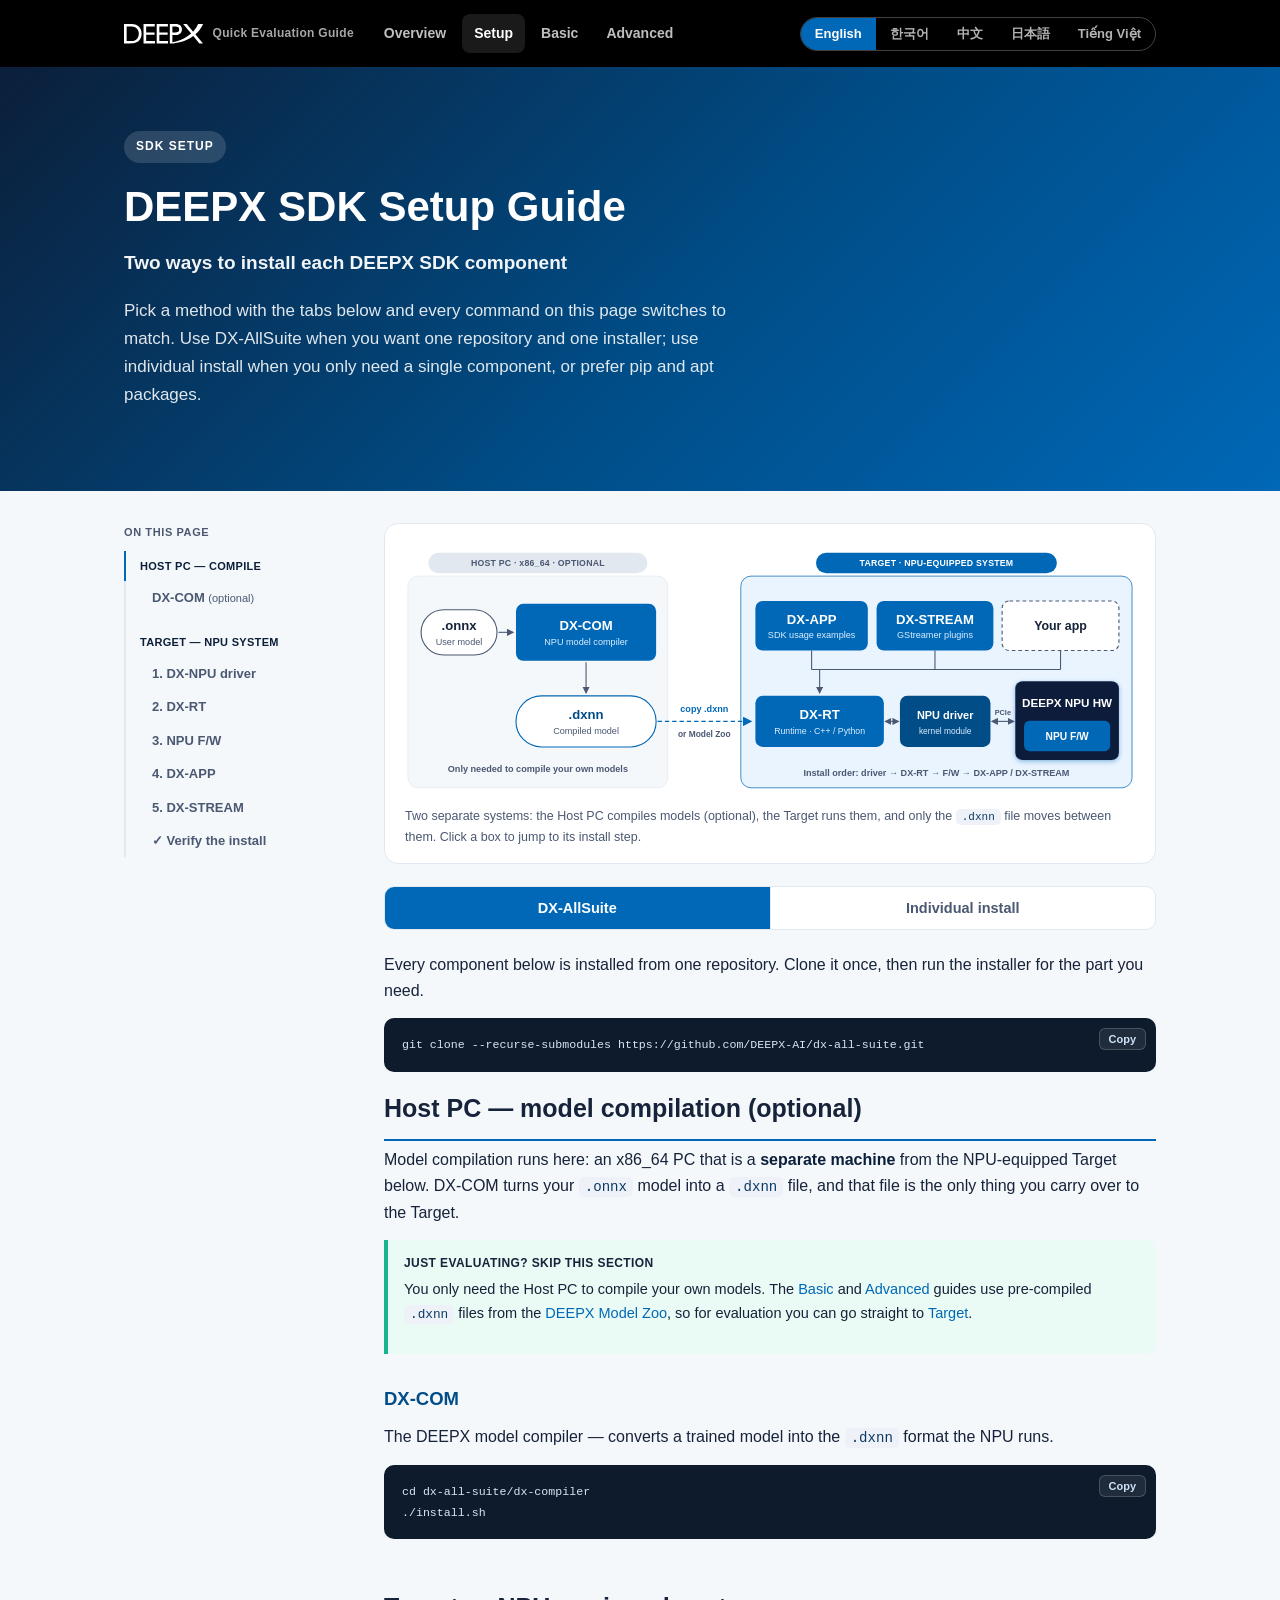
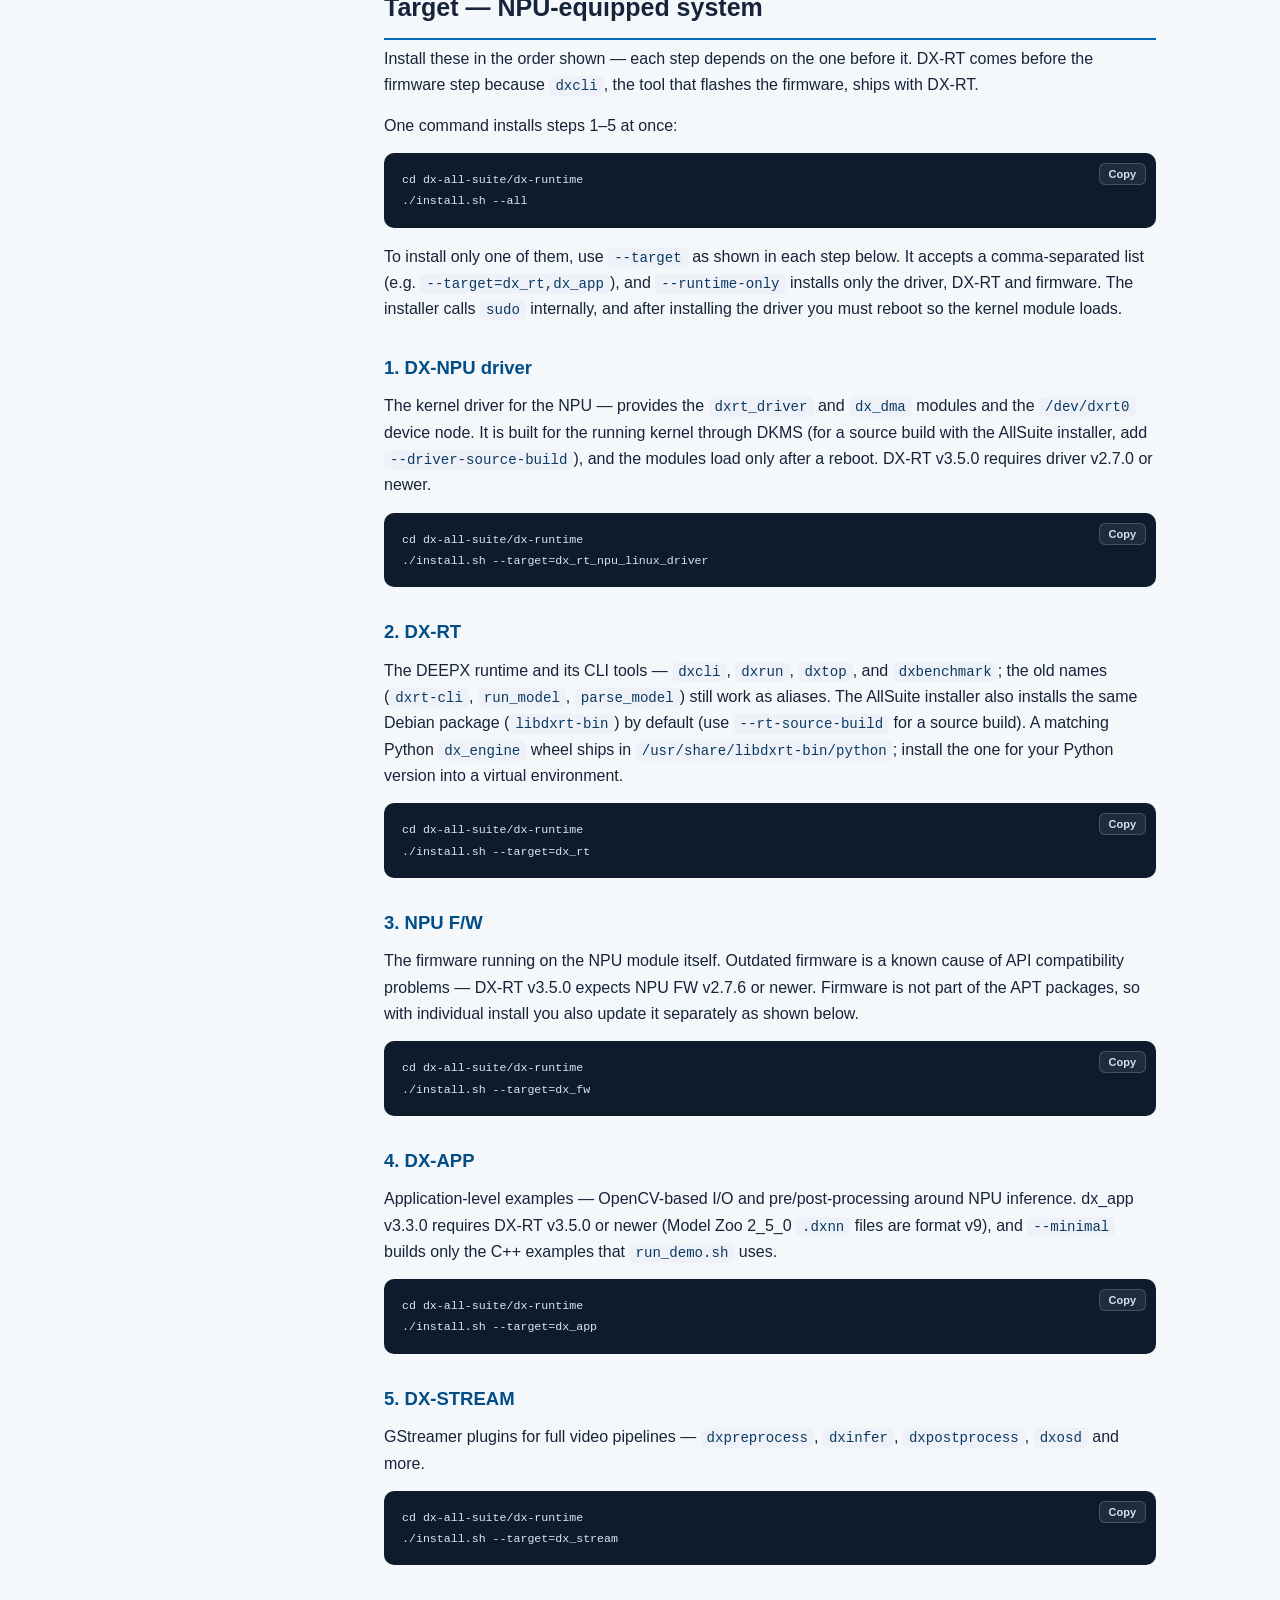
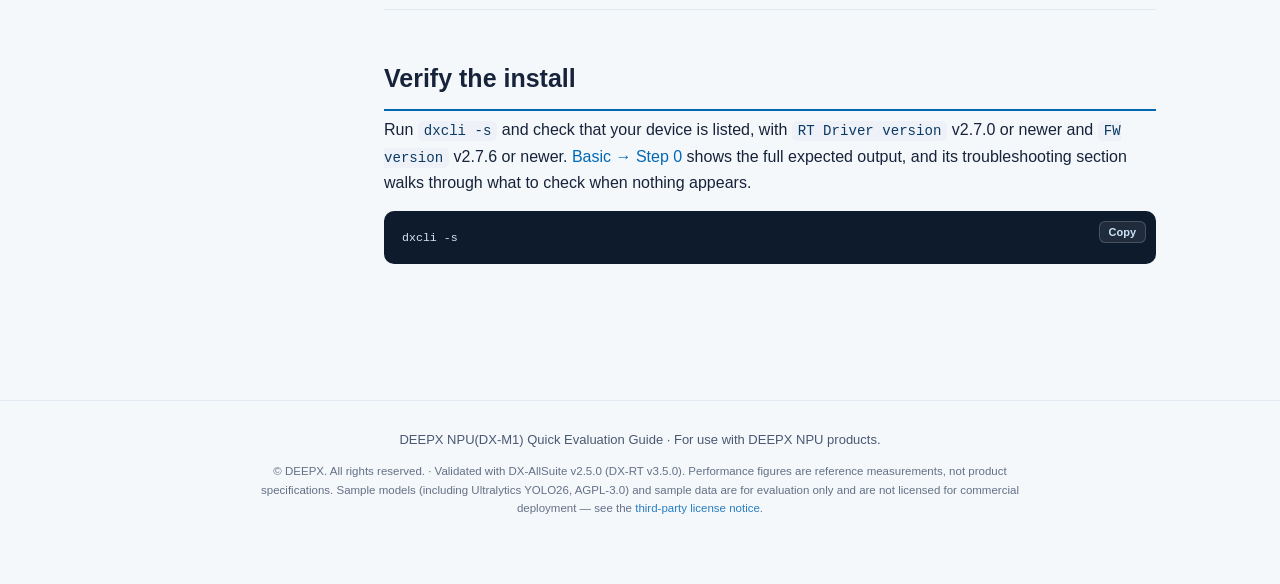
<file: setup.html>
<!DOCTYPE html>
<html lang="en" data-lang="en" data-setup="allsuite">
<head>
<meta charset="UTF-8">
<meta name="viewport" content="width=device-width, initial-scale=1.0">
<title>Setup — DEEPX NPU(DX-M1) Quick Evaluation Guide</title>
<link rel="stylesheet" href="assets/style.css">
</head>
<body>

<nav class="dx-nav">
  <div class="dx-nav__inner">
    <a class="dx-logo" href="index.html"><img class="dx-logo__mark" src="assets/Logo.svg" alt="DEEPX"><small>Quick Evaluation Guide</small></a>
    <div class="dx-nav__links">
      <a href="index.html">Overview</a>
      <a href="setup.html">Setup</a>
      <a href="basic.html">Basic</a>
      <a href="advanced.html">Advanced</a>
    </div>
    <div class="dx-lang-toggle">
      <button type="button" data-lang="en">English</button>
      <button type="button" data-lang="ko">한국어</button>
      <button type="button" data-lang="zh">中文</button>
      <button type="button" data-lang="ja">日本語</button>
      <button type="button" data-lang="vi">Tiếng Việt</button>
    </div>
  </div>
</nav>

<header class="dx-hero">
  <div class="dx-hero__inner">
    <span class="dx-eyebrow" data-lang-en>SDK Setup</span>
    <span class="dx-eyebrow" data-lang-ko>SDK 설치</span>
    <span class="dx-eyebrow" data-lang-zh>SDK 安装</span>
    <span class="dx-eyebrow" data-lang-ja>SDK セットアップ</span>
    <span class="dx-eyebrow" data-lang-vi>Cài đặt SDK</span>
    <h1 data-lang-en>DEEPX SDK Setup Guide</h1>
    <h1 data-lang-ko>DEEPX SDK 설치 가이드</h1>
    <h1 data-lang-zh>DEEPX SDK 安装指南</h1>
    <h1 data-lang-ja>DEEPX SDK セットアップガイド</h1>
    <h1 data-lang-vi>Hướng dẫn cài đặt DEEPX SDK</h1>
    <p class="dx-hero__subtitle" data-lang-en>Two ways to install each DEEPX SDK component</p>
    <p class="dx-hero__subtitle" data-lang-ko>DEEPX SDK 컴포넌트를 설치하는 두 가지 방법</p>
    <p class="dx-hero__subtitle" data-lang-zh>DEEPX SDK 各组件的两种安装方式</p>
    <p class="dx-hero__subtitle" data-lang-ja>DEEPX SDK 各コンポーネントの 2 通りのインストール方法</p>
    <p class="dx-hero__subtitle" data-lang-vi>Hai cách cài đặt từng thành phần của DEEPX SDK</p>
    <p data-lang-en>Pick a method with the tabs below and every command on this page switches to match. Use DX-AllSuite when you want one repository and one installer; use individual install when you only need a single component, or prefer pip and apt packages.</p>
    <p data-lang-ko>아래 탭에서 방식을 선택하면 이 페이지의 모든 명령이 해당 방식으로 바뀝니다. 저장소 하나로 한 번에 설치하려면 DX-AllSuite를, 특정 컴포넌트만 필요하거나 pip·apt 패키지를 선호한다면 개별 설치를 사용하세요.</p>
    <p data-lang-zh>在下方标签中选择安装方式，本页所有命令会随之切换。如需单一仓库、单一安装脚本，请选择 DX-AllSuite；如只需某个组件，或更习惯使用 pip 和 apt 软件包，请选择单独安装。</p>
    <p data-lang-ja>下のタブでインストール方式を選択すると、このページのすべてのコマンドがその方式に切り替わります。1 つのリポジトリとインストーラーで一括して導入する場合は DX-AllSuite を、単一のコンポーネントだけが必要な場合や pip・apt パッケージを使いたい場合は個別インストールを選択してください。</p>
    <p data-lang-vi>Chọn phương thức cài đặt bằng các tab bên dưới; mọi lệnh trên trang sẽ thay đổi tương ứng. Dùng DX-AllSuite nếu muốn dùng một repository và một trình cài đặt duy nhất; dùng cài đặt riêng lẻ nếu chỉ cần một thành phần hoặc muốn dùng gói pip và apt.</p>
  </div>
</header>

<div class="dx-shell">
  <aside class="dx-toc">
    <h4 data-lang-en>On this page</h4>
    <h4 data-lang-ko>목차</h4>
    <h4 data-lang-zh>目录</h4>
    <h4 data-lang-ja>目次</h4>
    <h4 data-lang-vi>Nội dung trang này</h4>
    <ol>
      <li class="dx-toc-group"><a href="#pc" data-lang-en>Host PC — compile</a><a href="#pc-ko" data-lang-ko>Host PC — 모델 컴파일</a><a href="#pc-zh" data-lang-zh>Host PC — 模型编译</a><a href="#pc-ja" data-lang-ja>Host PC — モデルコンパイル</a><a href="#pc-vi" data-lang-vi>Host PC — biên dịch model</a></li>
      <li class="dx-toc-sub"><a href="#dx-com" data-lang-en>DX-COM <small>(optional)</small></a><a href="#dx-com-ko" data-lang-ko>DX-COM <small>(선택)</small></a><a href="#dx-com-zh" data-lang-zh>DX-COM <small>（可选）</small></a><a href="#dx-com-ja" data-lang-ja>DX-COM <small>（任意）</small></a><a href="#dx-com-vi" data-lang-vi>DX-COM <small>(tùy chọn)</small></a></li>
      <li class="dx-toc-group"><a href="#target" data-lang-en>Target — NPU system</a><a href="#target-ko" data-lang-ko>Target — NPU 장착 시스템</a><a href="#target-zh" data-lang-zh>Target — NPU 系统</a><a href="#target-ja" data-lang-ja>Target — NPU 搭載システム</a><a href="#target-vi" data-lang-vi>Target — hệ thống có NPU</a></li>
      <li class="dx-toc-sub"><a href="#npu-driver" data-lang-en>1. DX-NPU driver</a><a href="#npu-driver-ko" data-lang-ko>1. DX-NPU 드라이버</a><a href="#npu-driver-zh" data-lang-zh>1. DX-NPU 驱动</a><a href="#npu-driver-ja" data-lang-ja>1. DX-NPU ドライバ</a><a href="#npu-driver-vi" data-lang-vi>1. DX-NPU driver</a></li>
      <li class="dx-toc-sub"><a href="#dx-rt" data-lang-en>2. DX-RT</a><a href="#dx-rt-ko" data-lang-ko>2. DX-RT</a><a href="#dx-rt-zh" data-lang-zh>2. DX-RT</a><a href="#dx-rt-ja" data-lang-ja>2. DX-RT</a><a href="#dx-rt-vi" data-lang-vi>2. DX-RT</a></li>
      <li class="dx-toc-sub"><a href="#npu-fw" data-lang-en>3. NPU F/W</a><a href="#npu-fw-ko" data-lang-ko>3. NPU F/W</a><a href="#npu-fw-zh" data-lang-zh>3. NPU F/W</a><a href="#npu-fw-ja" data-lang-ja>3. NPU F/W</a><a href="#npu-fw-vi" data-lang-vi>3. NPU F/W</a></li>
      <li class="dx-toc-sub"><a href="#dx-app" data-lang-en>4. DX-APP</a><a href="#dx-app-ko" data-lang-ko>4. DX-APP</a><a href="#dx-app-zh" data-lang-zh>4. DX-APP</a><a href="#dx-app-ja" data-lang-ja>4. DX-APP</a><a href="#dx-app-vi" data-lang-vi>4. DX-APP</a></li>
      <li class="dx-toc-sub"><a href="#dx-stream" data-lang-en>5. DX-STREAM</a><a href="#dx-stream-ko" data-lang-ko>5. DX-STREAM</a><a href="#dx-stream-zh" data-lang-zh>5. DX-STREAM</a><a href="#dx-stream-ja" data-lang-ja>5. DX-STREAM</a><a href="#dx-stream-vi" data-lang-vi>5. DX-STREAM</a></li>
      <li class="dx-toc-sub"><a href="#verify" data-lang-en>✓ Verify the install</a><a href="#verify-ko" data-lang-ko>✓ 설치 확인</a><a href="#verify-zh" data-lang-zh>✓ 验证安装</a><a href="#verify-ja" data-lang-ja>✓ インストールの確認</a><a href="#verify-vi" data-lang-vi>✓ Kiểm tra cài đặt</a></li>
    </ol>
  </aside>

  <main class="dx-main">

    <figure class="dx-figure dx-setup-overview">
<svg viewBox="0 0 1000 340" role="img" aria-label="Two separate systems: the Host PC (optional) compiles an .onnx model into a .dxnn file with DX-COM; the .dxnn file, or one from the Model Zoo, is copied to the Target. On the Target, DX-APP, DX-STREAM and your own application run on DX-RT, which talks through the NPU kernel driver and PCIe to the DEEPX NPU hardware module, where the NPU firmware runs.">
  <defs>
    <marker id="setupArrow" viewBox="0 0 10 10" refX="8.5" refY="5" markerWidth="6.5" markerHeight="6.5" orient="auto-start-reverse">
      <path d="M0,0 L10,5 L0,10 z" fill="var(--dx-ink-soft)"/>
    </marker>
    <marker id="setupArrowBlue" viewBox="0 0 10 10" refX="8.5" refY="5" markerWidth="6.5" markerHeight="6.5" orient="auto-start-reverse">
      <path d="M0,0 L10,5 L0,10 z" fill="var(--dx-blue)"/>
    </marker>
    <filter id="setupGlow" x="-40%" y="-40%" width="180%" height="180%">
      <feDropShadow dx="0" dy="2" stdDeviation="4" flood-color="var(--dx-blue)" flood-opacity="0.45"/>
    </filter>
  </defs>
  <rect x="4" y="44" width="356" height="290" rx="14" fill="var(--dx-bg)" stroke="var(--dx-border)" stroke-width="1"/>
  <rect x="460" y="44" width="536" height="290" rx="14" fill="var(--dx-note-bg)" stroke="var(--dx-blue)" stroke-width="1"/>
  <g transform="translate(182 26)">
    <rect x="-150.0" y="-14" width="300" height="28" rx="14" fill="var(--dx-border)"/>
    <text data-lang-en x="0" y="4.5" text-anchor="middle" font-size="12" font-weight="800" fill="var(--dx-ink-soft)" letter-spacing="0.3">HOST PC · x86_64 · OPTIONAL</text>
    <text data-lang-ko x="0" y="4.5" text-anchor="middle" font-size="12" font-weight="800" fill="var(--dx-ink-soft)" letter-spacing="0.3">HOST PC · x86_64 · 선택 사항</text>
    <text data-lang-zh x="0" y="4.5" text-anchor="middle" font-size="12" font-weight="800" fill="var(--dx-ink-soft)" letter-spacing="0.3">HOST PC · x86_64 · 可选</text>
    <text data-lang-ja x="0" y="4.5" text-anchor="middle" font-size="12" font-weight="800" fill="var(--dx-ink-soft)" letter-spacing="0.3">HOST PC · x86_64 · 任意</text>
    <text data-lang-vi x="0" y="4.5" text-anchor="middle" font-size="12" font-weight="800" fill="var(--dx-ink-soft)" letter-spacing="0.3">HOST PC · x86_64 · TÙY CHỌN</text>
  </g>
  <g transform="translate(728 26)">
    <rect x="-165.0" y="-14" width="330" height="28" rx="14" fill="var(--dx-blue)"/>
    <text data-lang-en x="0" y="4.5" text-anchor="middle" font-size="12" font-weight="800" fill="#ffffff" letter-spacing="0.3">TARGET · NPU-EQUIPPED SYSTEM</text>
    <text data-lang-ko x="0" y="4.5" text-anchor="middle" font-size="12" font-weight="800" fill="#ffffff" letter-spacing="0.3">TARGET · NPU 장착 시스템</text>
    <text data-lang-zh x="0" y="4.5" text-anchor="middle" font-size="12" font-weight="800" fill="#ffffff" letter-spacing="0.3">TARGET · NPU 系统</text>
    <text data-lang-ja x="0" y="4.5" text-anchor="middle" font-size="12" font-weight="800" fill="#ffffff" letter-spacing="0.3">TARGET · NPU 搭載システム</text>
    <text data-lang-vi x="0" y="4.5" text-anchor="middle" font-size="12" font-weight="800" fill="#ffffff" letter-spacing="0.3">TARGET · HỆ THỐNG CÓ NPU</text>
  </g>
    <rect class="dx-diag-box" x="22" y="90" width="104" height="62" rx="31" fill="var(--dx-surface)" stroke="var(--dx-ink-soft)" stroke-width="1.5"/>
    <text x="74.0" y="118.0" text-anchor="middle" font-size="18" font-weight="800" fill="var(--dx-ink)">.onnx</text>
    <text data-lang-en x="74.0" y="138.0" text-anchor="middle" font-size="12.5" font-weight="500" fill="var(--dx-ink-soft)">User model</text>
    <text data-lang-ko x="74.0" y="138.0" text-anchor="middle" font-size="12.5" font-weight="500" fill="var(--dx-ink-soft)">사용자 모델</text>
    <text data-lang-zh x="74.0" y="138.0" text-anchor="middle" font-size="12.5" font-weight="500" fill="var(--dx-ink-soft)">用户模型</text>
    <text data-lang-ja x="74.0" y="138.0" text-anchor="middle" font-size="12.5" font-weight="500" fill="var(--dx-ink-soft)">ユーザーモデル</text>
    <text data-lang-vi x="74.0" y="138.0" text-anchor="middle" font-size="12.5" font-weight="500" fill="var(--dx-ink-soft)">Model của bạn</text>
  <line x1="128" y1="121" x2="148" y2="121" stroke="var(--dx-ink-soft)" stroke-width="1.5" marker-end="url(#setupArrow)"/>
  <a class="dx-diag-link" href="#dx-com">
    <rect class="dx-diag-box" x="152" y="82" width="192" height="78" rx="10" fill="var(--dx-blue)"/>
    <text x="248.0" y="118.0" text-anchor="middle" font-size="18" font-weight="800" fill="#ffffff">DX-COM</text>
    <text data-lang-en x="248.0" y="138.0" text-anchor="middle" font-size="12.5" font-weight="500" fill="#dbeeff">NPU model compiler</text>
    <text data-lang-ko x="248.0" y="138.0" text-anchor="middle" font-size="12.5" font-weight="500" fill="#dbeeff">NPU 모델 컴파일러</text>
    <text data-lang-zh x="248.0" y="138.0" text-anchor="middle" font-size="12.5" font-weight="500" fill="#dbeeff">NPU 模型编译器</text>
    <text data-lang-ja x="248.0" y="138.0" text-anchor="middle" font-size="12.5" font-weight="500" fill="#dbeeff">NPU モデルコンパイラ</text>
    <text data-lang-vi x="248.0" y="138.0" text-anchor="middle" font-size="12.5" font-weight="500" fill="#dbeeff">Trình biên dịch model NPU</text>
  </a>
  <line x1="248" y1="162" x2="248" y2="204" stroke="var(--dx-ink-soft)" stroke-width="1.5" marker-end="url(#setupArrow)"/>
    <rect class="dx-diag-box" x="152" y="208" width="192" height="70" rx="35" fill="var(--dx-surface)" stroke="var(--dx-blue)" stroke-width="1.5"/>
    <text x="248.0" y="240.0" text-anchor="middle" font-size="18" font-weight="800" fill="var(--dx-blue-dark)">.dxnn</text>
    <text data-lang-en x="248.0" y="260.0" text-anchor="middle" font-size="12.5" font-weight="500" fill="var(--dx-ink-soft)">Compiled model</text>
    <text data-lang-ko x="248.0" y="260.0" text-anchor="middle" font-size="12.5" font-weight="500" fill="var(--dx-ink-soft)">컴파일된 모델</text>
    <text data-lang-zh x="248.0" y="260.0" text-anchor="middle" font-size="12.5" font-weight="500" fill="var(--dx-ink-soft)">编译后的模型</text>
    <text data-lang-ja x="248.0" y="260.0" text-anchor="middle" font-size="12.5" font-weight="500" fill="var(--dx-ink-soft)">コンパイル済みモデル</text>
    <text data-lang-vi x="248.0" y="260.0" text-anchor="middle" font-size="12.5" font-weight="500" fill="var(--dx-ink-soft)">Model đã biên dịch</text>
    <text data-lang-en x="182" y="312" text-anchor="middle" font-size="12.5" font-weight="600" fill="var(--dx-ink-soft)">Only needed to compile your own models</text>
    <text data-lang-ko x="182" y="312" text-anchor="middle" font-size="12.5" font-weight="600" fill="var(--dx-ink-soft)">직접 모델을 컴파일할 때만 필요</text>
    <text data-lang-zh x="182" y="312" text-anchor="middle" font-size="12.5" font-weight="600" fill="var(--dx-ink-soft)">仅在自行编译模型时需要</text>
    <text data-lang-ja x="182" y="312" text-anchor="middle" font-size="12.5" font-weight="600" fill="var(--dx-ink-soft)">自分でモデルをコンパイルする場合のみ必要</text>
    <text data-lang-vi x="182" y="312" text-anchor="middle" font-size="12.5" font-weight="600" fill="var(--dx-ink-soft)">Chỉ cần khi tự biên dịch model</text>
  <line x1="346" y1="243" x2="474" y2="243" stroke="var(--dx-blue)" stroke-width="2" stroke-dasharray="6 4" marker-end="url(#setupArrowBlue)"/>
    <text data-lang-en x="410" y="230" text-anchor="middle" font-size="12.5" font-weight="800" fill="var(--dx-blue)">copy .dxnn</text>
    <text data-lang-ko x="410" y="230" text-anchor="middle" font-size="12.5" font-weight="800" fill="var(--dx-blue)">.dxnn 복사</text>
    <text data-lang-zh x="410" y="230" text-anchor="middle" font-size="12.5" font-weight="800" fill="var(--dx-blue)">复制 .dxnn</text>
    <text data-lang-ja x="410" y="230" text-anchor="middle" font-size="12.5" font-weight="800" fill="var(--dx-blue)">.dxnn をコピー</text>
    <text data-lang-vi x="410" y="230" text-anchor="middle" font-size="12.5" font-weight="800" fill="var(--dx-blue)">chép .dxnn</text>
    <text data-lang-en x="410" y="265" text-anchor="middle" font-size="11.5" font-weight="600" fill="var(--dx-ink-soft)">or Model Zoo</text>
    <text data-lang-ko x="410" y="265" text-anchor="middle" font-size="11.5" font-weight="600" fill="var(--dx-ink-soft)">또는 Model Zoo</text>
    <text data-lang-zh x="410" y="265" text-anchor="middle" font-size="11.5" font-weight="600" fill="var(--dx-ink-soft)">或 Model Zoo</text>
    <text data-lang-ja x="410" y="265" text-anchor="middle" font-size="11.5" font-weight="600" fill="var(--dx-ink-soft)">または Model Zoo</text>
    <text data-lang-vi x="410" y="265" text-anchor="middle" font-size="11.5" font-weight="600" fill="var(--dx-ink-soft)">hoặc Model Zoo</text>
  <a class="dx-diag-link" href="#dx-app">
    <rect class="dx-diag-box" x="480" y="78" width="154" height="68" rx="10" fill="var(--dx-blue)"/>
    <text x="557.0" y="109.0" text-anchor="middle" font-size="18" font-weight="800" fill="#ffffff">DX-APP</text>
    <text data-lang-en x="557.0" y="129.0" text-anchor="middle" font-size="12.5" font-weight="500" fill="#dbeeff">SDK usage examples</text>
    <text data-lang-ko x="557.0" y="129.0" text-anchor="middle" font-size="12.5" font-weight="500" fill="#dbeeff">SDK 사용 예제</text>
    <text data-lang-zh x="557.0" y="129.0" text-anchor="middle" font-size="12.5" font-weight="500" fill="#dbeeff">SDK 使用示例</text>
    <text data-lang-ja x="557.0" y="129.0" text-anchor="middle" font-size="12.5" font-weight="500" fill="#dbeeff">SDK 使用例</text>
    <text data-lang-vi x="557.0" y="129.0" text-anchor="middle" font-size="12.5" font-weight="500" fill="#dbeeff">Ví dụ dùng SDK</text>
  </a>
  <a class="dx-diag-link" href="#dx-stream">
    <rect class="dx-diag-box" x="646" y="78" width="160" height="68" rx="10" fill="var(--dx-blue)"/>
    <text x="726.0" y="109.0" text-anchor="middle" font-size="18" font-weight="800" fill="#ffffff">DX-STREAM</text>
    <text data-lang-en x="726.0" y="129.0" text-anchor="middle" font-size="12.5" font-weight="500" fill="#dbeeff">GStreamer plugins</text>
    <text data-lang-ko x="726.0" y="129.0" text-anchor="middle" font-size="12.5" font-weight="500" fill="#dbeeff">GStreamer 플러그인</text>
    <text data-lang-zh x="726.0" y="129.0" text-anchor="middle" font-size="12.5" font-weight="500" fill="#dbeeff">GStreamer 插件</text>
    <text data-lang-ja x="726.0" y="129.0" text-anchor="middle" font-size="12.5" font-weight="500" fill="#dbeeff">GStreamer プラグイン</text>
    <text data-lang-vi x="726.0" y="129.0" text-anchor="middle" font-size="12.5" font-weight="500" fill="#dbeeff">Plugin GStreamer</text>
  </a>
    <rect class="dx-diag-box" x="818" y="78" width="160" height="68" rx="10" fill="var(--dx-surface)" stroke="var(--dx-ink-soft)" stroke-width="1.5" stroke-dasharray="5 4"/>
    <text data-lang-en x="898.0" y="118.0" text-anchor="middle" font-size="17" font-weight="800" fill="var(--dx-ink)">Your app</text>
    <text data-lang-ko x="898.0" y="118.0" text-anchor="middle" font-size="17" font-weight="800" fill="var(--dx-ink)">사용자 앱</text>
    <text data-lang-zh x="898.0" y="118.0" text-anchor="middle" font-size="17" font-weight="800" fill="var(--dx-ink)">用户应用</text>
    <text data-lang-ja x="898.0" y="118.0" text-anchor="middle" font-size="17" font-weight="800" fill="var(--dx-ink)">ユーザーアプリ</text>
    <text data-lang-vi x="898.0" y="118.0" text-anchor="middle" font-size="17" font-weight="800" fill="var(--dx-ink)">Ứng dụng của bạn</text>
  <line x1="557" y1="146" x2="557" y2="172" stroke="var(--dx-ink-soft)" stroke-width="1.5"/>
  <line x1="726" y1="146" x2="726" y2="172" stroke="var(--dx-ink-soft)" stroke-width="1.5"/>
  <line x1="898" y1="146" x2="898" y2="172" stroke="var(--dx-ink-soft)" stroke-width="1.5"/>
  <line x1="557" y1="172" x2="898" y2="172" stroke="var(--dx-ink-soft)" stroke-width="1.5"/>
  <line x1="568" y1="172" x2="568" y2="204" stroke="var(--dx-ink-soft)" stroke-width="1.5" marker-end="url(#setupArrow)"/>
  <a class="dx-diag-link" href="#dx-rt">
    <rect class="dx-diag-box" x="480" y="208" width="176" height="70" rx="10" fill="var(--dx-blue)"/>
    <text x="568.0" y="240.0" text-anchor="middle" font-size="18" font-weight="800" fill="#ffffff">DX-RT</text>
    <text data-lang-en x="568.0" y="260.0" text-anchor="middle" font-size="12" font-weight="500" fill="#dbeeff">Runtime · C++ / Python</text>
    <text data-lang-ko x="568.0" y="260.0" text-anchor="middle" font-size="12" font-weight="500" fill="#dbeeff">런타임 · C++ / Python</text>
    <text data-lang-zh x="568.0" y="260.0" text-anchor="middle" font-size="12" font-weight="500" fill="#dbeeff">运行时 · C++ / Python</text>
    <text data-lang-ja x="568.0" y="260.0" text-anchor="middle" font-size="12" font-weight="500" fill="#dbeeff">ランタイム · C++ / Python</text>
    <text data-lang-vi x="568.0" y="260.0" text-anchor="middle" font-size="12" font-weight="500" fill="#dbeeff">Runtime · C++ / Python</text>
  </a>
  <line x1="658" y1="243" x2="676" y2="243" stroke="var(--dx-ink-soft)" stroke-width="1.5" marker-start="url(#setupArrow)" marker-end="url(#setupArrow)"/>
  <a class="dx-diag-link" href="#npu-driver">
    <rect class="dx-diag-box" x="678" y="208" width="124" height="70" rx="10" fill="var(--dx-blue-dark)"/>
    <text data-lang-en x="740.0" y="240.0" text-anchor="middle" font-size="15" font-weight="800" fill="#ffffff">NPU driver</text>
    <text data-lang-ko x="740.0" y="240.0" text-anchor="middle" font-size="15" font-weight="800" fill="#ffffff">NPU 드라이버</text>
    <text data-lang-zh x="740.0" y="240.0" text-anchor="middle" font-size="15" font-weight="800" fill="#ffffff">NPU 驱动</text>
    <text data-lang-ja x="740.0" y="240.0" text-anchor="middle" font-size="15" font-weight="800" fill="#ffffff">NPU ドライバ</text>
    <text data-lang-vi x="740.0" y="240.0" text-anchor="middle" font-size="15" font-weight="800" fill="#ffffff">NPU driver</text>
    <text data-lang-en x="740.0" y="260.0" text-anchor="middle" font-size="11.5" font-weight="500" fill="#dbeeff">kernel module</text>
    <text data-lang-ko x="740.0" y="260.0" text-anchor="middle" font-size="11.5" font-weight="500" fill="#dbeeff">커널 모듈</text>
    <text data-lang-zh x="740.0" y="260.0" text-anchor="middle" font-size="11.5" font-weight="500" fill="#dbeeff">内核模块</text>
    <text data-lang-ja x="740.0" y="260.0" text-anchor="middle" font-size="11.5" font-weight="500" fill="#dbeeff">カーネルモジュール</text>
    <text data-lang-vi x="740.0" y="260.0" text-anchor="middle" font-size="11.5" font-weight="500" fill="#dbeeff">kernel module</text>
  </a>
  <line x1="804" y1="243" x2="834" y2="243" stroke="var(--dx-ink-soft)" stroke-width="1.5" marker-start="url(#setupArrow)" marker-end="url(#setupArrow)"/>
    <text x="819" y="234" text-anchor="middle" font-size="10" font-weight="700" fill="var(--dx-ink-soft)">PCIe</text>
  <rect x="836" y="188" width="142" height="108" rx="10" fill="var(--dx-navy)" filter="url(#setupGlow)"/>
    <text x="907" y="224" text-anchor="middle" font-size="16" font-weight="800" fill="#ffffff">DEEPX NPU HW</text>
  <a class="dx-diag-link" href="#npu-fw">
    <rect class="dx-diag-box" x="848" y="242" width="118" height="42" rx="8" fill="var(--dx-blue)"/>
    <text x="907.0" y="268" text-anchor="middle" font-size="14" font-weight="800" fill="#ffffff">NPU F/W</text>
  </a>
    <text data-lang-en x="728" y="318" text-anchor="middle" font-size="12.5" font-weight="600" fill="var(--dx-ink-soft)">Install order: driver → DX-RT → F/W → DX-APP / DX-STREAM</text>
    <text data-lang-ko x="728" y="318" text-anchor="middle" font-size="12.5" font-weight="600" fill="var(--dx-ink-soft)">설치 순서: 드라이버 → DX-RT → F/W → DX-APP / DX-STREAM</text>
    <text data-lang-zh x="728" y="318" text-anchor="middle" font-size="12.5" font-weight="600" fill="var(--dx-ink-soft)">安装顺序：驱动 → DX-RT → F/W → DX-APP / DX-STREAM</text>
    <text data-lang-ja x="728" y="318" text-anchor="middle" font-size="12.5" font-weight="600" fill="var(--dx-ink-soft)">インストール順:ドライバ → DX-RT → F/W → DX-APP / DX-STREAM</text>
    <text data-lang-vi x="728" y="318" text-anchor="middle" font-size="12.5" font-weight="600" fill="var(--dx-ink-soft)">Thứ tự cài: driver → DX-RT → F/W → DX-APP / DX-STREAM</text>
</svg>
      <figcaption>
        <span data-lang-en>Two separate systems: the Host PC compiles models (optional), the Target runs them, and only the <code>.dxnn</code> file moves between them. Click a box to jump to its install step.</span>
        <span data-lang-ko>Host PC와 Target은 별개의 시스템입니다. Host PC는 모델을 컴파일하고(선택 사항) Target은 모델을 실행하며, 둘 사이에서 옮기는 것은 <code>.dxnn</code> 파일뿐입니다. 상자를 클릭하면 해당 설치 단계로 이동합니다.</span>
        <span data-lang-zh>两套独立的系统：Host PC 编译模型（可选），Target 运行模型，二者之间只传递 <code>.dxnn</code> 文件。点击方框可跳转到对应的安装步骤。</span>
        <span data-lang-ja>2 つの独立したシステムで構成されます。Host PC はモデルをコンパイルし（任意）、Target はモデルを実行します。両者の間で受け渡すのは <code>.dxnn</code> ファイルだけです。ボックスをクリックすると、該当するインストール手順に移動します。</span>
        <span data-lang-vi>Hai hệ thống riêng biệt: Host PC biên dịch model (tùy chọn), Target chạy model, và chỉ có file <code>.dxnn</code> được chuyển giữa hai hệ thống. Nhấn vào một ô để chuyển tới bước cài đặt tương ứng.</span>
      </figcaption>
    </figure>

    <div class="dx-method-tabs" role="tablist">
      <button type="button" data-method="allsuite">
        <span data-lang-en>DX-AllSuite</span>
        <span data-lang-ko>DX-AllSuite</span>
        <span data-lang-zh>DX-AllSuite</span>
        <span data-lang-ja>DX-AllSuite</span>
        <span data-lang-vi>DX-AllSuite</span>
      </button>
      <button type="button" data-method="manual">
        <span data-lang-en>Individual install</span>
        <span data-lang-ko>개별 설치</span>
        <span data-lang-zh>单独安装</span>
        <span data-lang-ja>個別インストール</span>
        <span data-lang-vi>Cài đặt riêng lẻ</span>
      </button>
    </div>

    <div class="dx-method" data-method-allsuite>
      <p data-lang-en>Every component below is installed from one repository. Clone it once, then run the installer for the part you need.</p>
      <p data-lang-ko>아래 모든 컴포넌트를 저장소 하나에서 설치합니다. 한 번만 클론한 뒤, 필요한 부분의 설치 스크립트를 실행하세요.</p>
      <p data-lang-zh>以下所有组件均从同一个仓库安装：克隆一次，再运行所需组件的安装脚本即可。</p>
      <p data-lang-ja>以下のコンポーネントはすべて 1 つのリポジトリからインストールします。リポジトリを一度クローンし、必要なコンポーネントのインストーラーを実行してください。</p>
      <p data-lang-vi>Tất cả thành phần bên dưới đều được cài từ một repository duy nhất. Clone một lần, sau đó chạy trình cài đặt cho thành phần cần dùng.</p>
      <div class="dx-code-wrap">
<pre><code>git clone --recurse-submodules https://github.com/DEEPX-AI/dx-all-suite.git</code></pre>
      </div>
    </div>

    <div class="dx-method" data-method-manual>
      <p data-lang-en>Each component comes from its own source — pip, apt, or its own repository. Install only the ones you need.</p>
      <p data-lang-ko>각 컴포넌트를 pip, apt, 또는 각자의 저장소에서 따로 설치합니다. 필요한 것만 골라 설치하세요.</p>
      <p data-lang-zh>各组件来源不同：pip、apt 或各自的仓库。按需安装即可。</p>
      <p data-lang-ja>各コンポーネントは、pip、apt、または個別のリポジトリからそれぞれインストールします。必要なものだけをインストールしてください。</p>
      <p data-lang-vi>Mỗi thành phần được cài từ nguồn riêng: pip, apt hoặc repository riêng. Chỉ cài những thành phần cần dùng.</p>
    </div>

    <h2 id="pc" data-lang-en>Host PC — model compilation (optional)</h2>
    <h2 id="pc-ko" data-lang-ko>Host PC — 모델 컴파일 (선택 사항)</h2>
    <h2 id="pc-zh" data-lang-zh>Host PC — 模型编译（可选）</h2>
    <h2 id="pc-ja" data-lang-ja>Host PC — モデルコンパイル（任意）</h2>
    <h2 id="pc-vi" data-lang-vi>Host PC — biên dịch model (tùy chọn)</h2>

    <p data-lang-en>Model compilation runs here: an x86_64 PC that is a <strong>separate machine</strong> from the NPU-equipped Target below. DX-COM turns your <code>.onnx</code> model into a <code>.dxnn</code> file, and that file is the only thing you carry over to the Target.</p>
    <p data-lang-ko>모델을 컴파일하는 x86_64 PC로, 아래의 NPU 장착 Target과는 <strong>별개의 머신</strong>입니다. DX-COM이 <code>.onnx</code> 모델을 <code>.dxnn</code> 파일로 변환하며, Target으로 옮기는 것은 이 파일뿐입니다.</p>
    <p data-lang-zh>模型编译在一台 x86_64 PC 上进行，它与下文装有 NPU 的 Target 是<strong>两台不同的机器</strong>。DX-COM 将 <code>.onnx</code> 模型转换为 <code>.dxnn</code> 文件，只需将该文件拷贝到 Target 上。</p>
    <p data-lang-ja>モデルのコンパイルは、下記の NPU 搭載 Target とは<strong>別のマシン</strong>である x86_64 PC で行います。DX-COM は <code>.onnx</code> モデルを <code>.dxnn</code> ファイルに変換します。Target に移すのはこのファイルだけです。</p>
    <p data-lang-vi>Bước biên dịch model được thực hiện tại đây: một PC x86_64, là <strong>máy riêng biệt</strong> với Target có NPU ở phần dưới. DX-COM chuyển model <code>.onnx</code> thành file <code>.dxnn</code>, và đây là file duy nhất cần chuyển sang Target.</p>
    <div class="dx-callout tip">
      <strong class="dx-callout-title" data-lang-en>Just evaluating? Skip this section</strong>
      <strong class="dx-callout-title" data-lang-ko>성능 평가만 한다면 건너뛰세요</strong>
      <strong class="dx-callout-title" data-lang-zh>只做评估？可跳过本节</strong>
      <strong class="dx-callout-title" data-lang-ja>性能評価だけならこのセクションは不要です</strong>
      <strong class="dx-callout-title" data-lang-vi>Nếu chỉ đánh giá, hãy bỏ qua mục này</strong>
      <p data-lang-en>You only need the Host PC to compile your own models. The <a href="basic.html">Basic</a> and <a href="advanced.html">Advanced</a> guides use pre-compiled <code>.dxnn</code> files from the <a href="https://developer.deepx.ai/modelzoo/" target="_blank" rel="noopener">DEEPX Model Zoo</a>, so for evaluation you can go straight to <a href="#target">Target</a>.</p>
      <p data-lang-ko>Host PC는 직접 모델을 컴파일할 때만 필요합니다. <a href="basic.html">Basic</a>과 <a href="advanced.html">Advanced</a> 가이드는 <a href="https://developer.deepx.ai/modelzoo/" target="_blank" rel="noopener">DEEPX Model Zoo</a>에서 이미 컴파일된 <code>.dxnn</code>을 내려받아 쓰므로, 성능 평가만 한다면 바로 <a href="#target-ko">Target</a>으로 넘어가세요.</p>
      <p data-lang-zh>只有自行编译模型时才需要 Host PC。<a href="basic.html">Basic</a> 和 <a href="advanced.html">Advanced</a> 指南使用 <a href="https://developer.deepx.ai/modelzoo/" target="_blank" rel="noopener">DEEPX Model Zoo</a> 中预编译的 <code>.dxnn</code> 文件，因此仅做评估时可直接跳到 <a href="#target-zh">Target</a>。</p>
      <p data-lang-ja>Host PC が必要なのは、独自のモデルをコンパイルする場合だけです。<a href="basic.html">Basic</a> ガイドと <a href="advanced.html">Advanced</a> ガイドでは <a href="https://developer.deepx.ai/modelzoo/" target="_blank" rel="noopener">DEEPX Model Zoo</a> のコンパイル済み <code>.dxnn</code> ファイルを使用するため、評価だけが目的であれば <a href="#target-ja">Target</a> に進んでください。</p>
      <p data-lang-vi>Host PC chỉ cần thiết khi bạn tự biên dịch model. Hướng dẫn <a href="basic.html">Basic</a> và <a href="advanced.html">Advanced</a> dùng các file <code>.dxnn</code> đã biên dịch sẵn từ <a href="https://developer.deepx.ai/modelzoo/" target="_blank" rel="noopener">DEEPX Model Zoo</a>, nên nếu chỉ đánh giá, bạn có thể chuyển thẳng đến <a href="#target-vi">Target</a>.</p>
    </div>

    <h3 id="dx-com" data-lang-en>DX-COM</h3>
    <h3 id="dx-com-ko" data-lang-ko>DX-COM</h3>
    <h3 id="dx-com-zh" data-lang-zh>DX-COM</h3>
    <h3 id="dx-com-ja" data-lang-ja>DX-COM</h3>
    <h3 id="dx-com-vi" data-lang-vi>DX-COM</h3>

    <p data-lang-en>The DEEPX model compiler — converts a trained model into the <code>.dxnn</code> format the NPU runs.</p>
    <p data-lang-ko>DEEPX 모델 컴파일러입니다. 학습된 모델을 NPU가 실행하는 <code>.dxnn</code> 형식으로 변환합니다.</p>
    <p data-lang-zh>DEEPX 模型编译器，将训练好的模型转换为 NPU 可运行的 <code>.dxnn</code> 格式。</p>
    <p data-lang-ja>DEEPX のモデルコンパイラです。学習済みモデルを NPU が実行する <code>.dxnn</code> 形式に変換します。</p>
    <p data-lang-vi>Trình biên dịch model của DEEPX, dùng để chuyển model đã huấn luyện sang định dạng <code>.dxnn</code> chạy trên NPU.</p>

    <div class="dx-method" data-method-allsuite>
      <div class="dx-code-wrap">
<pre><code>cd dx-all-suite/dx-compiler
./install.sh</code></pre>
      </div>
    </div>

    <div class="dx-method" data-method-manual>
      <div class="dx-code-wrap">
<pre><code>python3 -m venv venv-dx-com
source venv-dx-com/bin/activate
pip install dx-com
dxcom --version</code></pre>
      </div>
      <p data-lang-en style="font-size:13px;color:var(--dx-ink-soft);">Installs <code>dx-com</code> (v2.5.0) from PyPI into a virtual environment. On PEP 668 systems such as Ubuntu 24.04, running <code>pip install</code> outside a venv fails with <code>externally-managed-environment</code>. The install succeeded if <code>dxcom --version</code> prints <code>DX-COM (DEEPX Compiler) 2.5.0</code>. Dependencies add up to several GB, so check your free disk space first.</p>
      <p data-lang-ko style="font-size:13px;color:var(--dx-ink-soft);">PyPI의 <code>dx-com</code>(v2.5.0)을 가상환경에 설치합니다. Ubuntu 24.04처럼 PEP 668이 적용된 시스템에서는 가상환경 밖에서 <code>pip install</code>을 실행하면 <code>externally-managed-environment</code> 오류가 발생합니다. 설치 후 <code>dxcom --version</code>이 <code>DX-COM (DEEPX Compiler) 2.5.0</code>을 출력하면 정상입니다. 의존 패키지까지 합치면 수 GB이므로 디스크 여유 공간을 먼저 확인하세요.</p>
      <p data-lang-zh style="font-size:13px;color:var(--dx-ink-soft);">从 PyPI 将 <code>dx-com</code>（v2.5.0）安装到虚拟环境中。在 Ubuntu 24.04 等启用 PEP 668 的系统上，在虚拟环境外执行 <code>pip install</code> 会报 <code>externally-managed-environment</code> 错误。<code>dxcom --version</code> 输出 <code>DX-COM (DEEPX Compiler) 2.5.0</code> 即表示安装成功。依赖包合计数 GB，请先确认磁盘剩余空间。</p>
      <p data-lang-ja style="font-size:13px;color:var(--dx-ink-soft);">PyPI から <code>dx-com</code>（v2.5.0）を仮想環境にインストールします。Ubuntu 24.04 など PEP 668 が適用されたシステムでは、仮想環境の外で <code>pip install</code> を実行すると <code>externally-managed-environment</code> エラーになります。<code>dxcom --version</code> で <code>DX-COM (DEEPX Compiler) 2.5.0</code> と表示されれば、インストールは成功です。依存パッケージを含めると数 GB になるため、事前にディスクの空き容量を確認してください。</p>
      <p data-lang-vi style="font-size:13px;color:var(--dx-ink-soft);">Cài <code>dx-com</code> (v2.5.0) từ PyPI vào virtual environment. Trên các hệ thống áp dụng PEP 668 như Ubuntu 24.04, chạy <code>pip install</code> bên ngoài venv sẽ báo lỗi <code>externally-managed-environment</code>. Cài đặt thành công khi <code>dxcom --version</code> in ra <code>DX-COM (DEEPX Compiler) 2.5.0</code>. Tổng dung lượng các gói phụ thuộc lên tới vài GB, vì vậy hãy kiểm tra dung lượng đĩa trống trước.</p>
    </div>

    <h2 id="target" data-lang-en>Target — NPU-equipped system</h2>
    <h2 id="target-ko" data-lang-ko>Target — NPU 장착 시스템</h2>
    <h2 id="target-zh" data-lang-zh>Target — 装有 NPU 的系统</h2>
    <h2 id="target-ja" data-lang-ja>Target — NPU 搭載システム</h2>
    <h2 id="target-vi" data-lang-vi>Target — hệ thống có NPU</h2>

    <p data-lang-en>Install these in the order shown — each step depends on the one before it. DX-RT comes before the firmware step because <code>dxcli</code>, the tool that flashes the firmware, ships with DX-RT.</p>
    <p data-lang-ko>아래 순서대로 설치하세요. 각 단계는 앞 단계에 의존합니다. 펌웨어 업데이트 도구인 <code>dxcli</code>가 DX-RT에 포함되어 있으므로 DX-RT를 펌웨어보다 먼저 설치합니다.</p>
    <p data-lang-zh>请按以下顺序安装，每一步都依赖前一步。用于烧写固件的 <code>dxcli</code> 随 DX-RT 提供，因此 DX-RT 需在固件之前安装。</p>
    <p data-lang-ja>以下の順序でインストールしてください。各ステップは前のステップに依存しています。ファームウェアの書き込みに使う <code>dxcli</code> は DX-RT に含まれているため、DX-RT をファームウェアより先にインストールします。</p>
    <p data-lang-vi>Cài đặt theo đúng thứ tự bên dưới vì mỗi bước phụ thuộc vào bước trước đó. DX-RT được cài trước firmware vì <code>dxcli</code>, công cụ dùng để nạp firmware, đi kèm DX-RT.</p>

    <div class="dx-method" data-method-allsuite>
      <p data-lang-en>One command installs steps 1–5 at once:</p>
      <p data-lang-ko>명령 하나로 1~5단계를 한 번에 설치합니다:</p>
      <p data-lang-zh>一条命令即可一次性安装第 1~5 步：</p>
      <p data-lang-ja>1 つのコマンドで手順 1〜5 を一括インストールします：</p>
      <p data-lang-vi>Cài đặt các bước 1–5 chỉ với một lệnh:</p>
      <div class="dx-code-wrap">
<pre><code>cd dx-all-suite/dx-runtime
./install.sh --all</code></pre>
      </div>
      <p data-lang-en>To install only one of them, use <code>--target</code> as shown in each step below. It accepts a comma-separated list (e.g. <code>--target=dx_rt,dx_app</code>), and <code>--runtime-only</code> installs only the driver, DX-RT and firmware. The installer calls <code>sudo</code> internally, and after installing the driver you must reboot so the kernel module loads.</p>
      <p data-lang-ko>하나만 설치하려면 아래 각 단계의 <code>--target</code> 옵션을 사용하세요. 쉼표로 여러 개를 지정할 수 있고(예: <code>--target=dx_rt,dx_app</code>), <code>--runtime-only</code>는 드라이버, DX-RT, 펌웨어만 설치합니다. 설치 스크립트는 내부에서 <code>sudo</code>를 호출하며, 드라이버를 설치한 뒤에는 커널 모듈이 로드되도록 재부팅해야 합니다.</p>
      <p data-lang-zh>如只需安装其中某一项，请按下面各步骤所示使用 <code>--target</code>。该选项支持逗号分隔的列表（例如 <code>--target=dx_rt,dx_app</code>）；<code>--runtime-only</code> 仅安装驱动、DX-RT 和固件。安装脚本内部会调用 <code>sudo</code>；安装驱动后必须重启，内核模块才会加载。</p>
      <p data-lang-ja>いずれか 1 つだけをインストールする場合は、以下の各手順に示す <code>--target</code> を使用します。カンマ区切りで複数指定でき（例：<code>--target=dx_rt,dx_app</code>）、<code>--runtime-only</code> を指定するとドライバ、DX-RT、ファームウェアだけをインストールします。インストーラーは内部で <code>sudo</code> を呼び出します。ドライバのインストール後は、カーネルモジュールを読み込むために再起動が必要です。</p>
      <p data-lang-vi>Để chỉ cài một thành phần, dùng <code>--target</code> như trong từng bước bên dưới. Tùy chọn này nhận danh sách phân tách bằng dấu phẩy (ví dụ <code>--target=dx_rt,dx_app</code>), còn <code>--runtime-only</code> chỉ cài driver, DX-RT và firmware. Trình cài đặt tự gọi <code>sudo</code>, và sau khi cài driver cần reboot để kernel module được nạp.</p>
    </div>

    <div class="dx-method" data-method-manual>
      <div class="dx-callout warn">
        <strong class="dx-callout-title" data-lang-en>APT setup — run once</strong>
        <strong class="dx-callout-title" data-lang-ko>APT 사전 설정(최초 1회)</strong>
        <strong class="dx-callout-title" data-lang-zh>APT 前置设置 — 仅需执行一次</strong>
        <strong class="dx-callout-title" data-lang-ja>APT の事前設定（初回のみ）</strong>
        <strong class="dx-callout-title" data-lang-vi>Thiết lập APT — chỉ chạy một lần</strong>
        <p data-lang-en>Steps 1 and 2 install from the DEEPX APT repository. Register it once before you run any <code>apt install</code> below. Before trusting the key, check that <code>gpg --show-keys</code> prints the fingerprint <code>3A20CC853C64AE328D0F58CFD816AAC6689DBDEA</code>; stop if it does not match.</p>
        <p data-lang-ko>1단계와 2단계는 DEEPX APT 저장소에서 설치합니다. 아래의 <code>apt install</code>을 실행하기 전에 저장소를 한 번 등록하세요. 키를 신뢰하기 전에 <code>gpg --show-keys</code>가 fingerprint <code>3A20CC853C64AE328D0F58CFD816AAC6689DBDEA</code>를 출력하는지 확인하고, 일치하지 않으면 중단하세요.</p>
        <p data-lang-zh>第 1 步和第 2 步从 DEEPX APT 仓库安装。执行下文任何 <code>apt install</code> 之前，请先注册该仓库（仅需一次）。信任密钥之前，请确认 <code>gpg --show-keys</code> 输出的指纹为 <code>3A20CC853C64AE328D0F58CFD816AAC6689DBDEA</code>；如不一致，请立即停止。</p>
        <p data-lang-ja>手順 1 と 2 では DEEPX の APT リポジトリからインストールします。以下の <code>apt install</code> を実行する前に、リポジトリを一度だけ登録してください。鍵を信頼する前に、<code>gpg --show-keys</code> が出力するフィンガープリントが <code>3A20CC853C64AE328D0F58CFD816AAC6689DBDEA</code> であることを確認し、一致しない場合は作業を中止してください。</p>
        <p data-lang-vi>Bước 1 và 2 cài từ APT repository của DEEPX. Đăng ký repository này một lần trước khi chạy các lệnh <code>apt install</code> bên dưới. Trước khi tin cậy key, kiểm tra <code>gpg --show-keys</code> có in ra fingerprint <code>3A20CC853C64AE328D0F58CFD816AAC6689DBDEA</code> không; nếu không khớp, dừng lại.</p>
      </div>
      <div class="dx-code-wrap">
<pre><code>wget -O deepx-archive-keyring.asc https://apt.releases.deepx.ai/gpg
gpg --show-keys deepx-archive-keyring.asc   # fingerprint must be 3A20CC853C64AE328D0F58CFD816AAC6689DBDEA
sudo gpg --dearmor -o /usr/share/keyrings/deepx-archive-keyring.gpg deepx-archive-keyring.asc
rm deepx-archive-keyring.asc

echo &quot;deb [arch=$(dpkg --print-architecture) signed-by=/usr/share/keyrings/deepx-archive-keyring.gpg] https://apt.releases.deepx.ai $(. /etc/os-release &amp;&amp; echo &quot;${UBUNTU_CODENAME:-$VERSION_CODENAME}&quot;) main&quot; | sudo tee /etc/apt/sources.list.d/deepx.list
sudo apt update</code></pre>
      </div>
    </div>

    <h3 id="npu-driver" data-lang-en>1. DX-NPU driver</h3>
    <h3 id="npu-driver-ko" data-lang-ko>1. DX-NPU 드라이버</h3>
    <h3 id="npu-driver-zh" data-lang-zh>1. DX-NPU 驱动</h3>
    <h3 id="npu-driver-ja" data-lang-ja>1. DX-NPU ドライバ</h3>
    <h3 id="npu-driver-vi" data-lang-vi>1. DX-NPU driver</h3>

    <p data-lang-en>The kernel driver for the NPU — provides the <code>dxrt_driver</code> and <code>dx_dma</code> modules and the <code>/dev/dxrt0</code> device node. It is built for the running kernel through DKMS (for a source build with the AllSuite installer, add <code>--driver-source-build</code>), and the modules load only after a reboot. DX-RT v3.5.0 requires driver v2.7.0 or newer.</p>
    <p data-lang-ko>NPU용 커널 드라이버로, <code>dxrt_driver</code>, <code>dx_dma</code> 모듈과 <code>/dev/dxrt0</code> 디바이스 노드를 제공합니다. DKMS로 현재 커널에 맞춰 빌드되며(AllSuite 설치 스크립트로 소스 빌드하려면 <code>--driver-source-build</code> 추가), 재부팅 후에 모듈이 로드됩니다. DX-RT v3.5.0에는 드라이버 v2.7.0 이상이 필요합니다.</p>
    <p data-lang-zh>NPU 内核驱动，提供 <code>dxrt_driver</code> 和 <code>dx_dma</code> 模块以及 <code>/dev/dxrt0</code> 设备节点。驱动通过 DKMS 针对当前运行的内核构建（使用 AllSuite 安装脚本进行源码构建时，添加 <code>--driver-source-build</code>），重启后模块才会加载。DX-RT v3.5.0 要求驱动 v2.7.0 或更高版本。</p>
    <p data-lang-ja>NPU 用のカーネルドライバです。<code>dxrt_driver</code> と <code>dx_dma</code> モジュール、および <code>/dev/dxrt0</code> デバイスノードを提供します。DKMS により実行中のカーネル向けにビルドされ（AllSuite インストーラーでソースからビルドする場合は <code>--driver-source-build</code> を追加）、モジュールは再起動後に読み込まれます。DX-RT v3.5.0 にはドライバ v2.7.0 以降が必要です。</p>
    <p data-lang-vi>Kernel driver cho NPU, cung cấp các module <code>dxrt_driver</code>, <code>dx_dma</code> và device node <code>/dev/dxrt0</code>. Driver được build cho kernel đang chạy thông qua DKMS (để build từ source bằng trình cài đặt AllSuite, thêm <code>--driver-source-build</code>), và các module chỉ được nạp sau khi reboot. DX-RT v3.5.0 yêu cầu driver v2.7.0 trở lên.</p>

    <div class="dx-method" data-method-allsuite>
      <div class="dx-code-wrap">
<pre><code>cd dx-all-suite/dx-runtime
./install.sh --target=dx_rt_npu_linux_driver</code></pre>
      </div>
    </div>

    <div class="dx-method" data-method-manual>
      <div class="dx-code-wrap">
<pre><code>sudo apt install dxrt-driver-dkms</code></pre>
      </div>
    </div>

    <h3 id="dx-rt" data-lang-en>2. DX-RT</h3>
    <h3 id="dx-rt-ko" data-lang-ko>2. DX-RT</h3>
    <h3 id="dx-rt-zh" data-lang-zh>2. DX-RT</h3>
    <h3 id="dx-rt-ja" data-lang-ja>2. DX-RT</h3>
    <h3 id="dx-rt-vi" data-lang-vi>2. DX-RT</h3>

    <p data-lang-en>The DEEPX runtime and its CLI tools — <code>dxcli</code>, <code>dxrun</code>, <code>dxtop</code>, and <code>dxbenchmark</code>; the old names (<code>dxrt-cli</code>, <code>run_model</code>, <code>parse_model</code>) still work as aliases. The AllSuite installer also installs the same Debian package (<code>libdxrt-bin</code>) by default (use <code>--rt-source-build</code> for a source build). A matching Python <code>dx_engine</code> wheel ships in <code>/usr/share/libdxrt-bin/python</code>; install the one for your Python version into a virtual environment.</p>
    <p data-lang-ko>DEEPX 런타임과 CLI 도구입니다. <code>dxcli</code>, <code>dxrun</code>, <code>dxtop</code>, <code>dxbenchmark</code>가 포함되며, 예전 이름(<code>dxrt-cli</code>, <code>run_model</code>, <code>parse_model</code>)도 별칭으로 동작합니다. AllSuite 설치 스크립트도 기본적으로 같은 Debian 패키지(<code>libdxrt-bin</code>)를 설치합니다(소스 빌드는 <code>--rt-source-build</code>). 버전이 맞는 Python <code>dx_engine</code> wheel이 <code>/usr/share/libdxrt-bin/python</code>에 들어 있으므로, 사용하는 Python 버전용 wheel을 가상환경에 설치하세요.</p>
    <p data-lang-zh>DEEPX 运行时及其 CLI 工具：<code>dxcli</code>、<code>dxrun</code>、<code>dxtop</code> 和 <code>dxbenchmark</code>；旧名称（<code>dxrt-cli</code>、<code>run_model</code>、<code>parse_model</code>）仍可作为别名使用。AllSuite 安装脚本默认也安装同一个 Debian 软件包 <code>libdxrt-bin</code>（源码构建请使用 <code>--rt-source-build</code>）。对应版本的 Python <code>dx_engine</code> wheel 位于 <code>/usr/share/libdxrt-bin/python</code>，请将与当前 Python 版本匹配的 wheel 安装到虚拟环境中。</p>
    <p data-lang-ja>DEEPX ランタイムと CLI ツール（<code>dxcli</code>、<code>dxrun</code>、<code>dxtop</code>、<code>dxbenchmark</code>）です。旧名称（<code>dxrt-cli</code>、<code>run_model</code>、<code>parse_model</code>）もエイリアスとして引き続き使用できます。AllSuite インストーラーも、デフォルトで同じ Debian パッケージ（<code>libdxrt-bin</code>）をインストールします（ソースからビルドする場合は <code>--rt-source-build</code>）。対応する Python 用 <code>dx_engine</code> wheel は <code>/usr/share/libdxrt-bin/python</code> に同梱されています。使用する Python バージョン用の wheel を仮想環境にインストールしてください。</p>
    <p data-lang-vi>Runtime của DEEPX cùng các công cụ CLI: <code>dxcli</code>, <code>dxrun</code>, <code>dxtop</code> và <code>dxbenchmark</code>; các tên cũ (<code>dxrt-cli</code>, <code>run_model</code>, <code>parse_model</code>) vẫn dùng được dưới dạng alias. Theo mặc định, trình cài đặt AllSuite cũng cài cùng gói Debian (<code>libdxrt-bin</code>) như cách cài riêng lẻ (dùng <code>--rt-source-build</code> để build từ source). Wheel Python <code>dx_engine</code> tương ứng nằm trong <code>/usr/share/libdxrt-bin/python</code>; hãy cài wheel phù hợp với phiên bản Python của bạn vào virtual environment.</p>

    <div class="dx-method" data-method-allsuite>
      <div class="dx-code-wrap">
<pre><code>cd dx-all-suite/dx-runtime
./install.sh --target=dx_rt</code></pre>
      </div>
    </div>

    <div class="dx-method" data-method-manual>
      <div class="dx-code-wrap">
<pre><code>sudo apt install libdxrt-bin</code></pre>
      </div>
    </div>

    <h3 id="npu-fw" data-lang-en>3. NPU F/W</h3>
    <h3 id="npu-fw-ko" data-lang-ko>3. NPU F/W</h3>
    <h3 id="npu-fw-zh" data-lang-zh>3. NPU F/W</h3>
    <h3 id="npu-fw-ja" data-lang-ja>3. NPU F/W</h3>
    <h3 id="npu-fw-vi" data-lang-vi>3. NPU F/W</h3>

    <p data-lang-en>The firmware running on the NPU module itself. Outdated firmware is a known cause of API compatibility problems — DX-RT v3.5.0 expects NPU FW v2.7.6 or newer. Firmware is not part of the APT packages, so with individual install you also update it separately as shown below.</p>
    <p data-lang-ko>NPU 모듈 자체에서 동작하는 펌웨어입니다. 오래된 펌웨어는 API 호환성 문제를 일으키는 것으로 알려져 있으며, DX-RT v3.5.0에는 NPU FW v2.7.6 이상이 필요합니다. 펌웨어는 APT 패키지에 포함되지 않으므로 개별 설치에서도 아래와 같이 따로 업데이트합니다.</p>
    <p data-lang-zh>NPU 模块上运行的固件。固件过旧已知会导致 API 兼容性问题，DX-RT v3.5.0 要求 NPU FW v2.7.6 或更高版本。固件不在 APT 软件包中，因此单独安装时也需按下文方式另行更新。</p>
    <p data-lang-ja>NPU モジュール上で動作するファームウェアです。ファームウェアが古いと API 互換性の問題が発生することが知られています。DX-RT v3.5.0 には NPU FW v2.7.6 以降が必要です。ファームウェアは APT パッケージに含まれないため、個別インストールの場合も以下のように別途更新します。</p>
    <p data-lang-vi>Firmware chạy trên chính module NPU. Firmware cũ là nguyên nhân đã biết gây lỗi tương thích API; DX-RT v3.5.0 yêu cầu NPU FW v2.7.6 trở lên. Firmware không có trong các gói APT, vì vậy khi cài riêng lẻ, bạn cũng cần cập nhật firmware riêng như hướng dẫn bên dưới.</p>

    <div class="dx-method" data-method-allsuite>
      <div class="dx-code-wrap">
<pre><code>cd dx-all-suite/dx-runtime
./install.sh --target=dx_fw</code></pre>
      </div>
    </div>

    <div class="dx-method" data-method-manual>
      <div class="dx-code-wrap">
<pre><code>git clone https://github.com/DEEPX-AI/dx_fw

# path layout: dx_fw/&lt;chip&gt;/&lt;fw version&gt;/&lt;form factor&gt;/fw.bin
dxcli -g dx_fw/m1/2.7.6/mdot2/fw.bin   # check the image version first
sudo systemctl stop dxrt.service
dxcli -u dx_fw/m1/2.7.6/mdot2/fw.bin
sudo systemctl start dxrt.service</code></pre>
      </div>
      <p data-lang-en style="font-size:13px;color:var(--dx-ink-soft);">For a DX-M1M module use <code>m1m</code> instead of <code>m1</code>; the form-factor directory is <code>mdot2</code> for an M.2 module and <code>h1</code> for an H1 card. Pick the version directory that matches your DX-RT (DX-RT v3.5.0 → <code>2.7.6</code>). Run the update with <code>dxrt.service</code> stopped, as above. If something goes wrong, see <a href="basic.html#prereq">Basic → Step 0 troubleshooting</a> for what to check.</p>
      <p data-lang-ko style="font-size:13px;color:var(--dx-ink-soft);">DX-M1M 모듈은 <code>m1</code> 대신 <code>m1m</code>을 사용하고, 폼팩터 디렉터리는 M.2 모듈이면 <code>mdot2</code>, H1 카드면 <code>h1</code>입니다. 버전 디렉터리는 사용 중인 DX-RT에 맞는 것을 선택하세요(DX-RT v3.5.0 → <code>2.7.6</code>). 위와 같이 <code>dxrt.service</code>를 정지한 상태에서 업데이트합니다. 문제가 생기면 <a href="basic.html#prereq">Basic → 0단계 문제 해결</a>에서 확인할 항목을 참고하세요.</p>
      <p data-lang-zh style="font-size:13px;color:var(--dx-ink-soft);">DX-M1M 模块请用 <code>m1m</code> 代替 <code>m1</code>；外形规格目录：M.2 模块为 <code>mdot2</code>，H1 卡为 <code>h1</code>。请选择与 DX-RT 匹配的版本目录（DX-RT v3.5.0 → <code>2.7.6</code>）。与上文相同，请在 <code>dxrt.service</code> 停止的状态下执行更新。如有问题，请参阅 <a href="basic.html#prereq">Basic → Step 0 故障排查</a>中的检查项。</p>
      <p data-lang-ja style="font-size:13px;color:var(--dx-ink-soft);">DX-M1M モジュールでは <code>m1</code> の代わりに <code>m1m</code> を使用します。フォームファクタのディレクトリは、M.2 モジュールでは <code>mdot2</code>、H1 カードでは <code>h1</code> です。バージョンのディレクトリは、使用する DX-RT に対応するものを選択してください（DX-RT v3.5.0 → <code>2.7.6</code>）。上記のとおり、<code>dxrt.service</code> を停止した状態で更新を実行します。問題が発生した場合の確認項目は、<a href="basic.html#prereq">Basic → Step 0 トラブルシューティング</a>を参照してください。</p>
      <p data-lang-vi style="font-size:13px;color:var(--dx-ink-soft);">Với module DX-M1M, dùng <code>m1m</code> thay cho <code>m1</code>; thư mục form factor là <code>mdot2</code> cho module M.2 và <code>h1</code> cho card H1. Chọn thư mục phiên bản phù hợp với DX-RT của bạn (DX-RT v3.5.0 → <code>2.7.6</code>). Chạy lệnh cập nhật khi <code>dxrt.service</code> đã dừng, như ở trên. Nếu gặp sự cố, xem <a href="basic.html#prereq">Basic → Step 0: Xử lý sự cố</a> để biết các mục cần kiểm tra.</p>
    </div>

    <h3 id="dx-app" data-lang-en>4. DX-APP</h3>
    <h3 id="dx-app-ko" data-lang-ko>4. DX-APP</h3>
    <h3 id="dx-app-zh" data-lang-zh>4. DX-APP</h3>
    <h3 id="dx-app-ja" data-lang-ja>4. DX-APP</h3>
    <h3 id="dx-app-vi" data-lang-vi>4. DX-APP</h3>

    <p data-lang-en>Application-level examples — OpenCV-based I/O and pre/post-processing around NPU inference. dx_app v3.3.0 requires DX-RT v3.5.0 or newer (Model Zoo 2_5_0 <code>.dxnn</code> files are format v9), and <code>--minimal</code> builds only the C++ examples that <code>run_demo.sh</code> uses.</p>
    <p data-lang-ko>애플리케이션 레벨 예제로, NPU 추론 앞뒤에 OpenCV 기반 I/O와 전/후처리를 수행합니다. dx_app v3.3.0에는 DX-RT v3.5.0 이상이 필요하며(Model Zoo 2_5_0의 <code>.dxnn</code>은 포맷 v9), <code>--minimal</code>은 <code>run_demo.sh</code>가 사용하는 C++ 예제만 빌드합니다.</p>
    <p data-lang-zh>应用层示例：在 NPU 推理前后提供基于 OpenCV 的 I/O 和前/后处理。dx_app v3.3.0 要求 DX-RT v3.5.0 或更高版本（Model Zoo 2_5_0 的 <code>.dxnn</code> 文件为格式 v9）；<code>--minimal</code> 仅构建 <code>run_demo.sh</code> 所用的 C++ 示例。</p>
    <p data-lang-ja>アプリケーションレベルのサンプル集です。NPU 推論の前後に OpenCV ベースの入出力と前処理・後処理を組み合わせています。dx_app v3.3.0 には DX-RT v3.5.0 以降が必要です（Model Zoo 2_5_0 の <code>.dxnn</code> ファイルはフォーマット v9 のため）。<code>--minimal</code> を指定すると、<code>run_demo.sh</code> が使用する C++ サンプルだけをビルドします。</p>
    <p data-lang-vi>Các ví dụ ở mức ứng dụng: I/O và pre/post-processing dựa trên OpenCV bao quanh bước inference trên NPU. dx_app v3.3.0 yêu cầu DX-RT v3.5.0 trở lên (các file <code>.dxnn</code> của Model Zoo 2_5_0 dùng định dạng v9), và <code>--minimal</code> chỉ build các ví dụ C++ mà <code>run_demo.sh</code> sử dụng.</p>

    <div class="dx-method" data-method-allsuite>
      <div class="dx-code-wrap">
<pre><code>cd dx-all-suite/dx-runtime
./install.sh --target=dx_app</code></pre>
      </div>
    </div>

    <div class="dx-method" data-method-manual>
      <div class="dx-code-wrap">
<pre><code>git clone https://github.com/DEEPX-AI/dx_app
cd dx_app
./install.sh --all
./build.sh --minimal</code></pre>
      </div>
    </div>

    <h3 id="dx-stream" data-lang-en>5. DX-STREAM</h3>
    <h3 id="dx-stream-ko" data-lang-ko>5. DX-STREAM</h3>
    <h3 id="dx-stream-zh" data-lang-zh>5. DX-STREAM</h3>
    <h3 id="dx-stream-ja" data-lang-ja>5. DX-STREAM</h3>
    <h3 id="dx-stream-vi" data-lang-vi>5. DX-STREAM</h3>

    <p data-lang-en>GStreamer plugins for full video pipelines — <code>dxpreprocess</code>, <code>dxinfer</code>, <code>dxpostprocess</code>, <code>dxosd</code> and more.</p>
    <p data-lang-ko>전체 비디오 파이프라인을 위한 GStreamer 플러그인입니다. <code>dxpreprocess</code>, <code>dxinfer</code>, <code>dxpostprocess</code>, <code>dxosd</code> 등이 포함됩니다.</p>
    <p data-lang-zh>用于构建完整视频流水线的 GStreamer 插件，包括 <code>dxpreprocess</code>、<code>dxinfer</code>、<code>dxpostprocess</code>、<code>dxosd</code> 等。</p>
    <p data-lang-ja>ビデオパイプライン全体を構成するための GStreamer プラグインです（<code>dxpreprocess</code>、<code>dxinfer</code>、<code>dxpostprocess</code>、<code>dxosd</code> など）。</p>
    <p data-lang-vi>Các plugin GStreamer cho pipeline video hoàn chỉnh: <code>dxpreprocess</code>, <code>dxinfer</code>, <code>dxpostprocess</code>, <code>dxosd</code>, v.v.</p>

    <div class="dx-method" data-method-allsuite>
      <div class="dx-code-wrap">
<pre><code>cd dx-all-suite/dx-runtime
./install.sh --target=dx_stream</code></pre>
      </div>
    </div>

    <div class="dx-method" data-method-manual>
      <div class="dx-code-wrap">
<pre><code>git clone https://github.com/DEEPX-AI/dx_stream
cd dx_stream
./install.sh
./build.sh</code></pre>
      </div>
    </div>

    <hr class="dx-sep">

    <h2 id="verify" data-lang-en>Verify the install</h2>
    <h2 id="verify-ko" data-lang-ko>설치 확인</h2>
    <h2 id="verify-zh" data-lang-zh>验证安装</h2>
    <h2 id="verify-ja" data-lang-ja>インストールの確認</h2>
    <h2 id="verify-vi" data-lang-vi>Kiểm tra cài đặt</h2>

    <p data-lang-en>Run <code>dxcli -s</code> and check that your device is listed, with <code>RT Driver version</code> v2.7.0 or newer and <code>FW version</code> v2.7.6 or newer. <a href="basic.html#prereq">Basic → Step 0</a> shows the full expected output, and its troubleshooting section walks through what to check when nothing appears.</p>
    <p data-lang-ko><code>dxcli -s</code>를 실행해 디바이스가 표시되는지, <code>RT Driver version</code>이 v2.7.0 이상이고 <code>FW version</code>이 v2.7.6 이상인지 확인하세요. 전체 예상 출력은 <a href="basic.html#prereq">Basic → 0단계</a>에 있고, 아무것도 표시되지 않을 때 확인할 항목은 해당 문제 해결 섹션에 정리되어 있습니다.</p>
    <p data-lang-zh>执行 <code>dxcli -s</code>，确认设备已列出，且 <code>RT Driver version</code> 为 v2.7.0 或更高、<code>FW version</code> 为 v2.7.6 或更高。完整的预期输出见 <a href="basic.html#prereq">Basic → Step 0</a>；如未列出任何设备，可按其中的故障排查部分逐项检查。</p>
    <p data-lang-ja><code>dxcli -s</code> を実行し、デバイスが表示されること、<code>RT Driver version</code> が v2.7.0 以降、<code>FW version</code> が v2.7.6 以降であることを確認します。想定される出力の全体は <a href="basic.html#prereq">Basic → Step 0</a> に、何も表示されない場合の確認手順はそのトラブルシューティングの節にあります。</p>
    <p data-lang-vi>Chạy <code>dxcli -s</code> và kiểm tra thiết bị có trong danh sách, với <code>RT Driver version</code> từ v2.7.0 trở lên và <code>FW version</code> từ v2.7.6 trở lên. <a href="basic.html#prereq">Basic → Step 0</a> có output mong đợi đầy đủ, và phần xử lý sự cố trong đó hướng dẫn các mục cần kiểm tra khi không có thiết bị nào hiện ra.</p>

    <div class="dx-code-wrap">
<pre><code>dxcli -s</code></pre>
    </div>

  </main>
</div>

<footer class="dx-footer">
  <span data-lang-en>DEEPX NPU(DX-M1) Quick Evaluation Guide · For use with DEEPX NPU products.</span>
  <span data-lang-ko>DEEPX NPU(DX-M1) 빠른 평가 가이드 · DEEPX NPU 제품용</span>
  <span data-lang-zh>DEEPX NPU(DX-M1) 快速评估指南 · 适用于 DEEPX NPU 产品。</span>
  <span data-lang-ja>DEEPX NPU(DX-M1) クイック評価ガイド · DEEPX NPU 製品向け</span>
  <span data-lang-vi>Hướng dẫn đánh giá nhanh DEEPX NPU(DX-M1) · Dành cho các sản phẩm DEEPX NPU.</span>
  <p class="dx-footer-legal" data-lang-en>© DEEPX. All rights reserved. · Validated with DX-AllSuite v2.5.0 (DX-RT v3.5.0). Performance figures are reference measurements, not product specifications. Sample models (including Ultralytics YOLO26, AGPL-3.0) and sample data are for evaluation only and are not licensed for commercial deployment — see the <a href="https://github.com/DEEPX-AI/dx_app/blob/main/docs/source/docs/Appendix_Third_Party_License.md" target="_blank" rel="noopener">third-party license notice</a>.</p>
  <p class="dx-footer-legal" data-lang-ko>© DEEPX. All rights reserved. · DX-AllSuite v2.5.0(DX-RT v3.5.0) 기준으로 검증했습니다. 성능 수치는 참고용 측정값이며 제품 사양이 아닙니다. 샘플 모델(Ultralytics YOLO26, AGPL-3.0 포함)과 샘플 데이터는 평가 용도로만 제공되며 상업적 배포에 사용할 수 없습니다. <a href="https://github.com/DEEPX-AI/dx_app/blob/main/docs/source/docs/Appendix_Third_Party_License.md" target="_blank" rel="noopener">서드파티 라이선스 고지</a>를 참고하세요.</p>
  <p class="dx-footer-legal" data-lang-zh>© DEEPX. All rights reserved. · 基于 DX-AllSuite v2.5.0（DX-RT v3.5.0）验证。性能数据为参考测量值，并非产品规格。示例模型（包括 Ultralytics YOLO26，AGPL-3.0）和示例数据仅供评估使用，未获商业部署许可，详见<a href="https://github.com/DEEPX-AI/dx_app/blob/main/docs/source/docs/Appendix_Third_Party_License.md" target="_blank" rel="noopener">第三方许可声明</a>。</p>
  <p class="dx-footer-legal" data-lang-ja>© DEEPX. All rights reserved. · DX-AllSuite v2.5.0（DX-RT v3.5.0）で検証済み。性能値は参考測定値であり、製品仕様ではありません。サンプルモデル（Ultralytics YOLO26、AGPL-3.0 を含む）とサンプルデータは評価目的に限り提供され、商用展開のライセンスは付与されていません。詳細は<a href="https://github.com/DEEPX-AI/dx_app/blob/main/docs/source/docs/Appendix_Third_Party_License.md" target="_blank" rel="noopener">サードパーティライセンスに関する通知</a>を参照してください。</p>
  <p class="dx-footer-legal" data-lang-vi>© DEEPX. All rights reserved. · Đã kiểm chứng với DX-AllSuite v2.5.0 (DX-RT v3.5.0). Số liệu hiệu năng là số đo tham khảo, không phải thông số sản phẩm. Model mẫu (bao gồm Ultralytics YOLO26, AGPL-3.0) và dữ liệu mẫu chỉ dùng để đánh giá, không được cấp phép triển khai thương mại — xem <a href="https://github.com/DEEPX-AI/dx_app/blob/main/docs/source/docs/Appendix_Third_Party_License.md" target="_blank" rel="noopener">thông báo giấy phép bên thứ ba</a>.</p>
</footer>

<script src="assets/script.js"></script>
</body>
</html>
</file>
<file: assets/style.css>
/* =========================================================================
   DEEPX NPU Performance Evaluation Guide — shared stylesheet
   ========================================================================= */

:root {
  --dx-blue: #0068b7;
  --dx-blue-dark: #004d87;
  --dx-blue-light: #4fb3e8;
  --dx-navy: #0b1f3a;
  --dx-ink: #16233a;
  --dx-ink-soft: #4a5872;
  --dx-bg: #f5f8fb;
  --dx-surface: #ffffff;
  --dx-border: #e1e8f0;
  --dx-code-bg: #0e1b2c;
  --dx-code-fg: #d9e6f5;
  --dx-accent: #00a3a1;
  --dx-warn-bg: #fff7e6;
  --dx-warn-border: #f0b429;
  --dx-note-bg: #eaf4ff;
  --dx-note-border: var(--dx-blue);
  --dx-tip-bg: #eafaf5;
  --dx-tip-border: #17b58f;
  --dx-radius: 10px;
  --dx-max-width: 1080px;
  --dx-font: -apple-system, BlinkMacSystemFont, "Segoe UI", "Pretendard",
    "Noto Sans KR", "Malgun Gothic", Roboto, Helvetica, Arial, sans-serif;
  --dx-mono: "SFMono-Regular", "Roboto Mono", Consolas, "Liberation Mono",
    Menlo, monospace;
}

* { box-sizing: border-box; }

html { scroll-behavior: smooth; }

body {
  margin: 0;
  font-family: var(--dx-font);
  color: var(--dx-ink);
  background: var(--dx-bg);
  line-height: 1.65;
  font-size: 16px;
}

img { max-width: 100%; }

a { color: var(--dx-blue); text-decoration: none; }
a:hover { text-decoration: underline; }

/* ---------------------------------------------------------------------- */
/* Top nav                                                                */
/* ---------------------------------------------------------------------- */
.dx-nav {
  position: sticky;
  top: 0;
  z-index: 50;
  background: #000;
}
.dx-nav__inner {
  max-width: var(--dx-max-width);
  margin: 0 auto;
  padding: 14px 24px;
  display: flex;
  align-items: center;
  gap: 18px;
}
.dx-logo {
  display: flex;
  align-items: center;
  gap: 10px;
  white-space: nowrap;
}
.dx-logo:hover { text-decoration: none; }
.dx-logo__mark {
  display: block;
  height: 20px;
  width: auto;
}
.dx-logo small {
  font-weight: 600;
  font-size: 12px;
  color: rgba(255, 255, 255, 0.65);
  letter-spacing: 0.3px;
}
.dx-nav__links {
  display: flex;
  gap: 4px;
  flex-wrap: wrap;
  flex: 1;
}
.dx-nav__links a {
  color: rgba(255, 255, 255, 0.75);
  font-size: 14px;
  font-weight: 600;
  padding: 8px 12px;
  border-radius: 8px;
}
.dx-nav__links a:hover,
.dx-nav__links a.active {
  color: #fff;
  background: rgba(255, 255, 255, 0.1);
  text-decoration: none;
}
.dx-tier-badge {
  font-size: 11px;
  font-weight: 800;
  letter-spacing: 0.6px;
  padding: 4px 10px;
  border-radius: 999px;
  text-transform: uppercase;
}
.dx-tier-badge.basic { background: #e6f7f2; color: #0a8a63; }
.dx-tier-badge.advanced { background: #fdeee0; color: #c25a12; }

/* Language toggle */
.dx-lang-toggle {
  display: flex;
  border: 1px solid rgba(255, 255, 255, 0.25);
  border-radius: 999px;
  overflow: hidden;
  flex-shrink: 0;
}
.dx-lang-toggle button {
  border: none;
  background: transparent;
  padding: 7px 14px;
  font-size: 13px;
  font-weight: 700;
  color: rgba(255, 255, 255, 0.7);
  cursor: pointer;
  font-family: inherit;
}
.dx-lang-toggle button.is-active {
  background: var(--dx-blue);
  color: #fff;
}

/* Narrow screens: the logo, page links and language toggle no longer fit on one
   row. Tablet: logo + language toggle on top, page links on a second row.
   Phone: one row each, and the bar stops being sticky so it doesn't cover the page. */
@media (max-width: 960px) {
  .dx-nav__inner { flex-wrap: wrap; row-gap: 10px; padding: 12px 16px; }
  .dx-logo { order: 1; }
  .dx-lang-toggle { order: 2; margin-left: auto; }
  .dx-nav__links {
    order: 3;
    flex: 1 1 100%;
    flex-wrap: nowrap;
    overflow-x: auto;
    margin: 0 -4px;
  }
  .dx-nav__links a { white-space: nowrap; }
}
@media (max-width: 600px) {
  .dx-nav { position: static; }
  .dx-lang-toggle { flex: 1 1 100%; margin-left: 0; }
  .dx-lang-toggle button { flex: 1 1 auto; padding: 7px 4px; font-size: 12px; white-space: nowrap; }
  .dx-nav__links { justify-content: space-between; }
  .dx-nav__links a { padding: 8px 10px; }
}

/* ---------------------------------------------------------------------- */
/* Language visibility                                                    */
/* ---------------------------------------------------------------------- */
[data-lang-ko], [data-lang-zh], [data-lang-ja], [data-lang-vi] { display: none !important; }

html[data-lang="ko"] [data-lang-en] { display: none !important; }
html[data-lang="ko"] [data-lang-ko] { display: inline !important; }
html[data-lang="ko"] li[data-lang-ko] { display: list-item !important; }
html[data-lang="ko"] tr[data-lang-ko] { display: table-row !important; }
html[data-lang="ko"] td[data-lang-ko],
html[data-lang="ko"] th[data-lang-ko] { display: table-cell !important; }
html[data-lang="ko"] div[data-lang-ko],
html[data-lang="ko"] p[data-lang-ko],
html[data-lang="ko"] h1[data-lang-ko],
html[data-lang="ko"] h2[data-lang-ko],
html[data-lang="ko"] h3[data-lang-ko],
html[data-lang="ko"] h4[data-lang-ko],
html[data-lang="ko"] strong[data-lang-ko] { display: block !important; }

html[data-lang="zh"] [data-lang-en] { display: none !important; }
html[data-lang="zh"] [data-lang-zh] { display: inline !important; }
html[data-lang="zh"] li[data-lang-zh] { display: list-item !important; }
html[data-lang="zh"] tr[data-lang-zh] { display: table-row !important; }
html[data-lang="zh"] td[data-lang-zh],
html[data-lang="zh"] th[data-lang-zh] { display: table-cell !important; }
html[data-lang="zh"] div[data-lang-zh],
html[data-lang="zh"] p[data-lang-zh],
html[data-lang="zh"] h1[data-lang-zh],
html[data-lang="zh"] h2[data-lang-zh],
html[data-lang="zh"] h3[data-lang-zh],
html[data-lang="zh"] h4[data-lang-zh],
html[data-lang="zh"] strong[data-lang-zh] { display: block !important; }

html[data-lang="ja"] [data-lang-en] { display: none !important; }
html[data-lang="ja"] [data-lang-ja] { display: inline !important; }
html[data-lang="ja"] li[data-lang-ja] { display: list-item !important; }
html[data-lang="ja"] tr[data-lang-ja] { display: table-row !important; }
html[data-lang="ja"] td[data-lang-ja],
html[data-lang="ja"] th[data-lang-ja] { display: table-cell !important; }
html[data-lang="ja"] div[data-lang-ja],
html[data-lang="ja"] p[data-lang-ja],
html[data-lang="ja"] h1[data-lang-ja],
html[data-lang="ja"] h2[data-lang-ja],
html[data-lang="ja"] h3[data-lang-ja],
html[data-lang="ja"] h4[data-lang-ja],
html[data-lang="ja"] strong[data-lang-ja] { display: block !important; }
html[data-lang="vi"] [data-lang-en] { display: none !important; }
html[data-lang="vi"] [data-lang-vi] { display: inline !important; }
html[data-lang="vi"] li[data-lang-vi] { display: list-item !important; }
html[data-lang="vi"] tr[data-lang-vi] { display: table-row !important; }
html[data-lang="vi"] td[data-lang-vi],
html[data-lang="vi"] th[data-lang-vi] { display: table-cell !important; }
html[data-lang="vi"] div[data-lang-vi],
html[data-lang="vi"] p[data-lang-vi],
html[data-lang="vi"] h1[data-lang-vi],
html[data-lang="vi"] h2[data-lang-vi],
html[data-lang="vi"] h3[data-lang-vi],
html[data-lang="vi"] h4[data-lang-vi],
html[data-lang="vi"] strong[data-lang-vi] { display: block !important; }


/* ---------------------------------------------------------------------- */
/* Layout                                                                 */
/* ---------------------------------------------------------------------- */
.dx-shell {
  max-width: var(--dx-max-width);
  margin: 0 auto;
  padding: 0 24px 80px;
  display: grid;
  grid-template-columns: 220px minmax(0, 1fr);
  gap: 40px;
}
@media (max-width: 860px) {
  .dx-shell { grid-template-columns: 1fr; }
  .dx-toc { display: none; }
}

.dx-toc {
  position: sticky;
  top: 76px;
  align-self: start;
  padding-top: 32px;
  font-size: 13px;
}
.dx-toc h4 {
  text-transform: uppercase;
  letter-spacing: 0.6px;
  font-size: 11px;
  color: var(--dx-ink-soft);
  margin: 0 0 10px;
}
.dx-toc ol {
  list-style: none;
  margin: 0;
  padding: 0;
  border-left: 2px solid var(--dx-border);
}
.dx-toc li a {
  display: block;
  padding: 6px 0 6px 14px;
  margin-left: -2px;
  border-left: 2px solid transparent;
  color: var(--dx-ink-soft);
  font-weight: 600;
}
.dx-toc li a:hover,
.dx-toc li a.active {
  color: var(--dx-blue);
  border-left-color: var(--dx-blue);
  text-decoration: none;
}

.dx-main { min-width: 0; padding-top: 32px; }

/* ---------------------------------------------------------------------- */
/* Hero                                                                   */
/* ---------------------------------------------------------------------- */
.dx-hero {
  background: linear-gradient(135deg, var(--dx-navy) 0%, var(--dx-blue-dark) 55%, var(--dx-blue) 100%);
  color: #fff;
}
.dx-hero__inner {
  max-width: var(--dx-max-width);
  margin: 0 auto;
  padding: 64px 24px 56px;
}
.dx-eyebrow {
  display: inline-block;
  font-size: 12px;
  font-weight: 800;
  letter-spacing: 1px;
  text-transform: uppercase;
  background: rgba(255,255,255,0.14);
  padding: 6px 12px;
  border-radius: 999px;
  margin-bottom: 18px;
}
.dx-hero h1 {
  font-size: clamp(28px, 4vw, 42px);
  margin: 0 0 14px;
  line-height: 1.25;
}
.dx-hero p {
  font-size: 17px;
  max-width: 640px;
  color: rgba(255,255,255,0.88);
  margin: 0 0 26px;
}
.dx-hero p.dx-hero__subtitle {
  font-size: 19px;
  font-weight: 600;
  color: rgba(255,255,255,0.95);
  max-width: 680px;
  margin: 0 0 18px;
}
.dx-hero__meta {
  display: flex;
  gap: 22px;
  flex-wrap: wrap;
  font-size: 14px;
  color: rgba(255,255,255,0.85);
}
.dx-hero__meta b { color: #fff; }

/* ---------------------------------------------------------------------- */
/* Cards (landing page)                                                   */
/* ---------------------------------------------------------------------- */
.dx-cards {
  display: grid;
  grid-template-columns: repeat(2, 1fr);
  gap: 24px;
  margin: 40px 0;
}
@media (max-width: 700px) { .dx-cards { grid-template-columns: 1fr; } }

.dx-card {
  background: var(--dx-surface);
  border: 1px solid var(--dx-border);
  border-radius: 16px;
  padding: 28px;
  display: flex;
  flex-direction: column;
  gap: 14px;
  box-shadow: 0 1px 2px rgba(15, 35, 65, 0.04);
  transition: transform 0.15s ease, box-shadow 0.15s ease;
}
.dx-card:hover {
  transform: translateY(-3px);
  box-shadow: 0 12px 28px rgba(15, 35, 65, 0.12);
}
.dx-card h3 { margin: 0; font-size: 21px; }
.dx-card p { margin: 0; color: var(--dx-ink-soft); font-size: 14.5px; }
.dx-card ul { margin: 0; padding-left: 18px; color: var(--dx-ink-soft); font-size: 14px; }
.dx-card ul li { margin-bottom: 4px; }
.dx-card .dx-btn { margin-top: auto; }

.dx-step-cards {
  display: grid;
  grid-template-columns: repeat(auto-fit, minmax(220px, 1fr));
  gap: 16px;
  margin: 24px 0;
}
.dx-step-card {
  background: var(--dx-surface);
  border: 1px solid var(--dx-border);
  border-radius: 12px;
  padding: 18px;
}
.dx-step-card .dx-step-num {
  display: inline-flex;
  align-items: center;
  justify-content: center;
  width: 26px; height: 26px;
  border-radius: 50%;
  background: var(--dx-note-bg);
  color: var(--dx-blue);
  font-weight: 800;
  font-size: 13px;
  margin-bottom: 10px;
}
.dx-step-card h4 { margin: 0 0 6px; font-size: 15px; }
.dx-step-card p { margin: 0; font-size: 13.5px; color: var(--dx-ink-soft); }

.dx-btn {
  display: inline-flex;
  align-items: center;
  gap: 6px;
  background: var(--dx-blue);
  color: #fff !important;
  font-weight: 700;
  font-size: 14px;
  padding: 10px 18px;
  border-radius: 999px;
  text-decoration: none !important;
  width: fit-content;
}
.dx-btn:hover { background: var(--dx-blue-dark); }
.dx-btn.secondary {
  background: transparent;
  color: var(--dx-blue) !important;
  border: 1.5px solid var(--dx-blue);
}
.dx-btn.secondary:hover { background: var(--dx-note-bg); }

/* ---------------------------------------------------------------------- */
/* Typography inside content                                              */
/* ---------------------------------------------------------------------- */
.dx-main h2 {
  font-size: 25px;
  margin: 48px 0 6px;
  padding-bottom: 10px;
  border-bottom: 2px solid var(--dx-blue);
  scroll-margin-top: 84px;
}
.dx-main h2:first-of-type { margin-top: 8px; }
.dx-main .dx-h2-sub {
  color: var(--dx-ink-soft);
  font-size: 14px;
  margin: 8px 0 22px;
}
.dx-main h3 {
  font-size: 18.5px;
  margin: 30px 0 10px;
  color: var(--dx-blue-dark);
  scroll-margin-top: 84px;
}
.dx-main h4 {
  font-size: 15.5px;
  margin: 20px 0 8px;
}
.dx-main p { margin: 0 0 14px; color: var(--dx-ink); }
.dx-main ul, .dx-main ol { margin: 0 0 16px; padding-left: 22px; }
.dx-main li { margin-bottom: 6px; }
.dx-main strong { color: var(--dx-navy); }

.dx-section-badge {
  display: inline-block;
  font-size: 11px;
  font-weight: 800;
  letter-spacing: 0.5px;
  text-transform: uppercase;
  padding: 3px 9px;
  border-radius: 6px;
  background: var(--dx-note-bg);
  color: var(--dx-blue);
  margin-bottom: 10px;
}

/* Code blocks */
pre {
  background: var(--dx-code-bg);
  color: var(--dx-code-fg);
  padding: 16px 18px;
  border-radius: var(--dx-radius);
  overflow-x: auto;
  font-size: 13.2px;
  line-height: 1.6;
  margin: 0 0 16px;
  position: relative;
}
pre code { font-family: var(--dx-mono); background: none; padding: 0; color: inherit; }
code {
  font-family: var(--dx-mono);
  background: #eef2f8;
  color: #0a3a63;
  padding: 2px 6px;
  border-radius: 5px;
  font-size: 0.88em;
}
.dx-code-wrap { position: relative; margin-bottom: 16px; }
.dx-code-wrap pre { margin-bottom: 0; }
.dx-copy-btn {
  position: absolute;
  top: 10px; right: 10px;
  font-size: 11px;
  font-weight: 700;
  color: #cfe3f7;
  background: rgba(255,255,255,0.08);
  border: 1px solid rgba(255,255,255,0.18);
  border-radius: 6px;
  padding: 4px 9px;
  cursor: pointer;
  font-family: var(--dx-font);
}
.dx-copy-btn:hover { background: rgba(255,255,255,0.18); }

/* Tables */
.dx-table-wrap { overflow-x: auto; margin: 0 0 20px; }
table {
  border-collapse: collapse;
  width: 100%;
  font-size: 13.6px;
  background: var(--dx-surface);
}
th, td {
  border: 1px solid var(--dx-border);
  padding: 9px 12px;
  text-align: left;
  vertical-align: top;
}
th {
  background: #f0f5fa;
  font-weight: 700;
  color: var(--dx-navy);
  white-space: nowrap;
}
tr:nth-child(even) td { background: #fafcfe; }
td code { white-space: nowrap; }

/* Callouts */
.dx-callout {
  border-left: 4px solid var(--dx-note-border);
  background: var(--dx-note-bg);
  padding: 14px 16px;
  border-radius: 0 10px 10px 0;
  margin: 0 0 18px;
  font-size: 14.5px;
}
.dx-callout.warn { border-color: var(--dx-warn-border); background: var(--dx-warn-bg); }
.dx-callout.tip { border-color: var(--dx-tip-border); background: var(--dx-tip-bg); }
.dx-callout strong.dx-callout-title {
  display: block;
  font-size: 12px;
  letter-spacing: 0.4px;
  text-transform: uppercase;
  margin-bottom: 4px;
  color: var(--dx-ink);
}
/* keep directory / command names in their real case inside uppercase titles */
.dx-callout strong.dx-callout-title code { text-transform: none; }
.dx-callout p:last-child { margin-bottom: 0; }

/* Setup method tabs (setup.html) */
.dx-method-tabs {
  display: flex;
  gap: 0;
  margin: 0 0 22px;
  border: 1px solid var(--dx-border);
  border-radius: var(--dx-radius);
  background: var(--dx-surface);
  overflow: hidden;
}
.dx-method-tabs button {
  flex: 1;
  appearance: none;
  border: 0;
  border-right: 1px solid var(--dx-border);
  background: transparent;
  padding: 13px 18px;
  font-family: inherit;
  font-size: 14.5px;
  font-weight: 700;
  color: var(--dx-ink-soft);
  cursor: pointer;
  transition: background 0.15s ease, color 0.15s ease;
}
.dx-method-tabs button:last-child { border-right: 0; }
.dx-method-tabs button:hover { background: var(--dx-bg); color: var(--dx-blue); }
.dx-method-tabs button.is-active {
  background: var(--dx-blue);
  color: #fff;
}
/* Method panes — the wrapper carries no data-lang, so hiding it
   also hides every per-language child regardless of the language rules. */
[data-method-allsuite], [data-method-manual] { display: none; }
html[data-setup="allsuite"] [data-method-allsuite] { display: block; }
html[data-setup="manual"] [data-method-manual] { display: block; }

/* Collapsible / optional content */
.dx-main details.dx-details {
  margin: 30px 0 18px;
  border: 1px solid var(--dx-border);
  border-radius: var(--dx-radius);
  background: var(--dx-surface);
}
.dx-main details.dx-details summary {
  cursor: pointer;
  list-style: none;
  padding: 14px 16px;
  font-size: 18.5px;
  font-weight: 700;
  color: var(--dx-blue-dark);
  display: flex;
  align-items: center;
  gap: 9px;
}
.dx-main details.dx-details summary::-webkit-details-marker { display: none; }
.dx-main details.dx-details summary::before {
  content: "▶";
  font-size: 11px;
  color: var(--dx-blue);
  transition: transform 0.15s ease;
  flex: none;
}
.dx-main details.dx-details[open] summary::before { transform: rotate(90deg); }
.dx-main details.dx-details summary:hover { color: var(--dx-blue); }
.dx-main details.dx-details .dx-details-body {
  padding: 0 16px 16px;
  border-top: 1px solid var(--dx-border);
  padding-top: 14px;
}
.dx-main details.dx-details .dx-details-body p:last-child { margin-bottom: 0; }

/* Output sample block */
.dx-output {
  background: #f0f5fa;
  border: 1px dashed var(--dx-blue-light);
  border-radius: 10px;
  padding: 12px 16px;
  font-family: var(--dx-mono);
  font-size: 12.6px;
  color: #0a3a63;
  overflow-x: auto;
  margin: 0 0 18px;
  white-space: pre;
}

/* Diagram figure */
.dx-figure {
  margin: 0 0 22px;
  padding: 20px 20px 16px;
  background: var(--dx-surface);
  border: 1px solid var(--dx-border);
  border-radius: 14px;
}
.dx-figure svg { display: block; width: 100%; height: auto; }
.dx-figure figcaption {
  margin-top: 14px;
  font-size: 12.5px;
  color: var(--dx-ink-soft);
  line-height: 1.6;
}

/* Setup overview diagram: boxes link to their install step */
.dx-diag-link { cursor: pointer; }
.dx-diag-link .dx-diag-box { transition: opacity 0.15s ease; }
.dx-diag-link:hover .dx-diag-box,
.dx-diag-link:focus .dx-diag-box { opacity: 0.82; }

/* Grouped TOC (setup page): group label + indented items */
.dx-toc li.dx-toc-group a {
  font-size: 11px;
  font-weight: 800;
  letter-spacing: 0.3px;
  text-transform: uppercase;
  color: var(--dx-navy);
}
.dx-toc li.dx-toc-group:not(:first-child) { margin-top: 12px; }
.dx-toc li.dx-toc-sub a { padding-left: 26px; }
.dx-toc li a small { font-weight: 500; font-size: 11px; }

/* Decision table on advanced summary */
.dx-goal-table td:first-child { font-weight: 700; color: var(--dx-navy); white-space: nowrap; }

hr.dx-sep { border: none; border-top: 1px solid var(--dx-border); margin: 44px 0; }

.dx-nextstep {
  margin-top: 56px;
  padding: 22px 24px;
  border-radius: 14px;
  background: linear-gradient(135deg, #eaf4ff, #f5faff);
  border: 1px solid var(--dx-border);
  display: flex;
  align-items: center;
  justify-content: space-between;
  gap: 18px;
  flex-wrap: wrap;
}
.dx-nextstep p { margin: 0; color: var(--dx-ink-soft); font-size: 14px; }
.dx-nextstep h4 { margin: 0 0 4px; }

footer.dx-footer {
  border-top: 1px solid var(--dx-border);
  margin-top: 40px;
  padding: 28px 24px 60px;
  text-align: center;
  color: var(--dx-ink-soft);
  font-size: 13px;
}
.dx-footer-legal {
  max-width: 760px;
  margin: 12px auto 0;
  font-size: 11.5px;
  line-height: 1.6;
  opacity: 0.85;
}

/* Prereq checklist */
.dx-checklist { list-style: none; padding: 0; margin: 0 0 18px; }
.dx-checklist li {
  padding: 8px 0 8px 30px;
  position: relative;
  font-size: 14.5px;
}
.dx-checklist li::before {
  content: "✓";
  position: absolute; left: 0; top: 7px;
  width: 20px; height: 20px;
  background: var(--dx-tip-border);
  color: #fff;
  border-radius: 50%;
  font-size: 12px;
  font-weight: 800;
  display: flex; align-items: center; justify-content: center;
}
</file>
